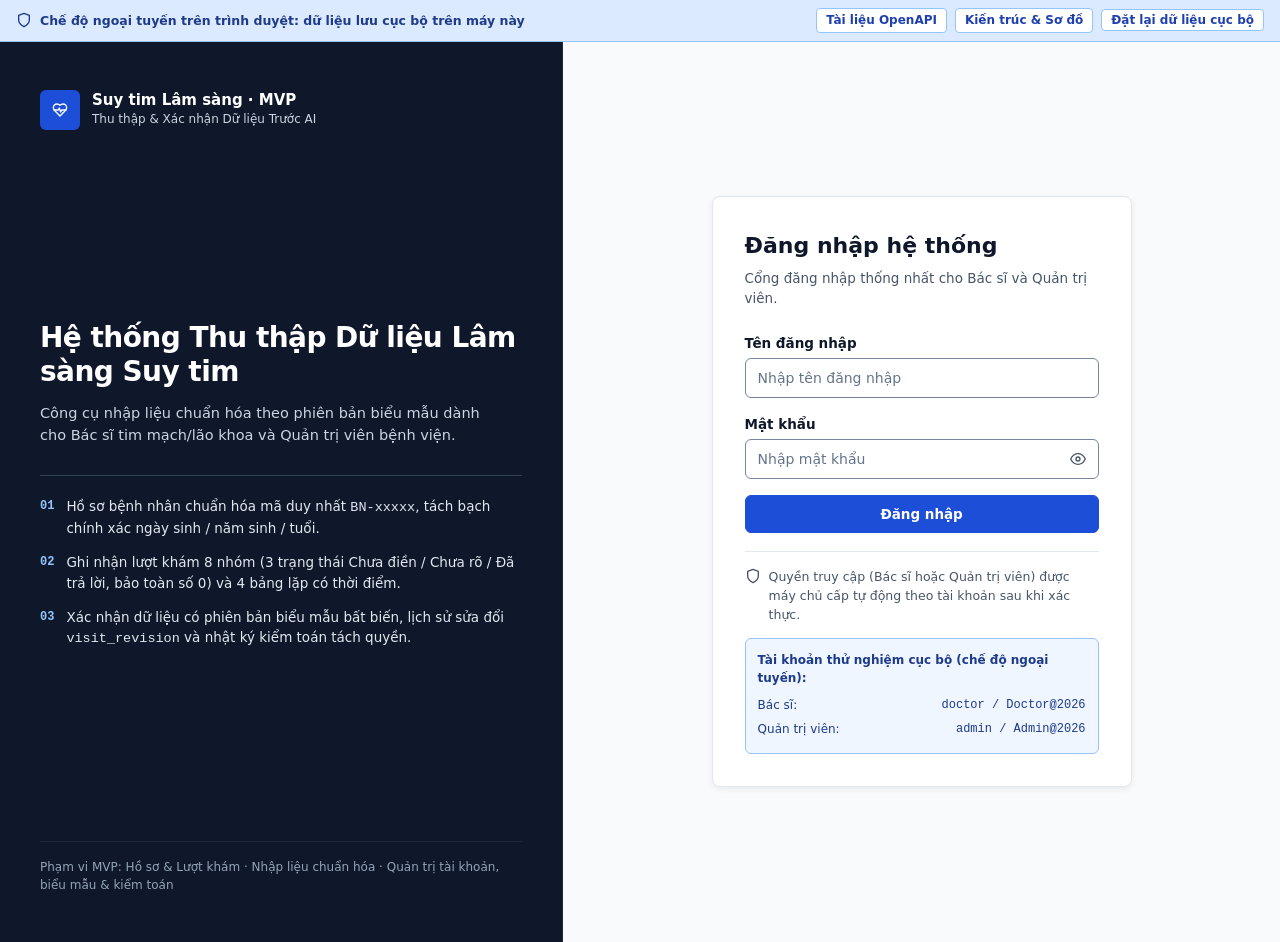
<file: index.html>
<!DOCTYPE html>
<html lang="vi">
<head>
  <meta charset="UTF-8">
  <meta name="viewport" content="width=device-width, initial-scale=1.0">
  <title>Hệ thống Thu thập &amp; Xác nhận Dữ liệu Lâm sàng Suy tim</title>
  <link rel="icon" type="image/svg+xml" href="data:image/svg+xml,%3Csvg xmlns='http://www.w3.org/2000/svg' viewBox='0 0 32 32'%3E%3Crect width='32' height='32' rx='6' fill='%231D4ED8'/%3E%3Cpath d='M6 16h5l2.5-6 4 12 2.5-6h6' fill='none' stroke='%23FFFFFF' stroke-width='2.5' stroke-linecap='round' stroke-linejoin='round'/%3E%3C/svg%3E">
  <link rel="stylesheet" href="./styles.css">
</head>
<body>
  <a href="#main-workspace" class="skip-link">Chuyển tới nội dung chính</a>

  <!-- Thanh thông báo chế độ ngoại tuyến (chỉ hiển thị khi APP_CONFIG.mode === 'static') -->
  <div id="runtime-banner" class="runtime-banner" role="status" hidden></div>

  <!-- Ứng dụng chính (8 màn hình M1–M8) -->
  <div id="app-root" class="app-root"></div>

  <!-- Hộp thoại dùng chung -->
  <div class="modal-backdrop" id="modal-backdrop" hidden>
    <div class="modal-dialog" id="modal-dialog" role="dialog" aria-modal="true" aria-labelledby="modal-title"></div>
  </div>

  <!-- Vùng thông báo nổi (Toast) -->
  <div class="toast-region" id="toast-region" aria-live="polite" aria-atomic="true"></div>

  <script src="./config.js"></script>
  <script src="./static-runtime.js"></script>
  <script src="./api-client.js"></script>
  <script src="./app.js"></script>
</body>
</html>
</file>
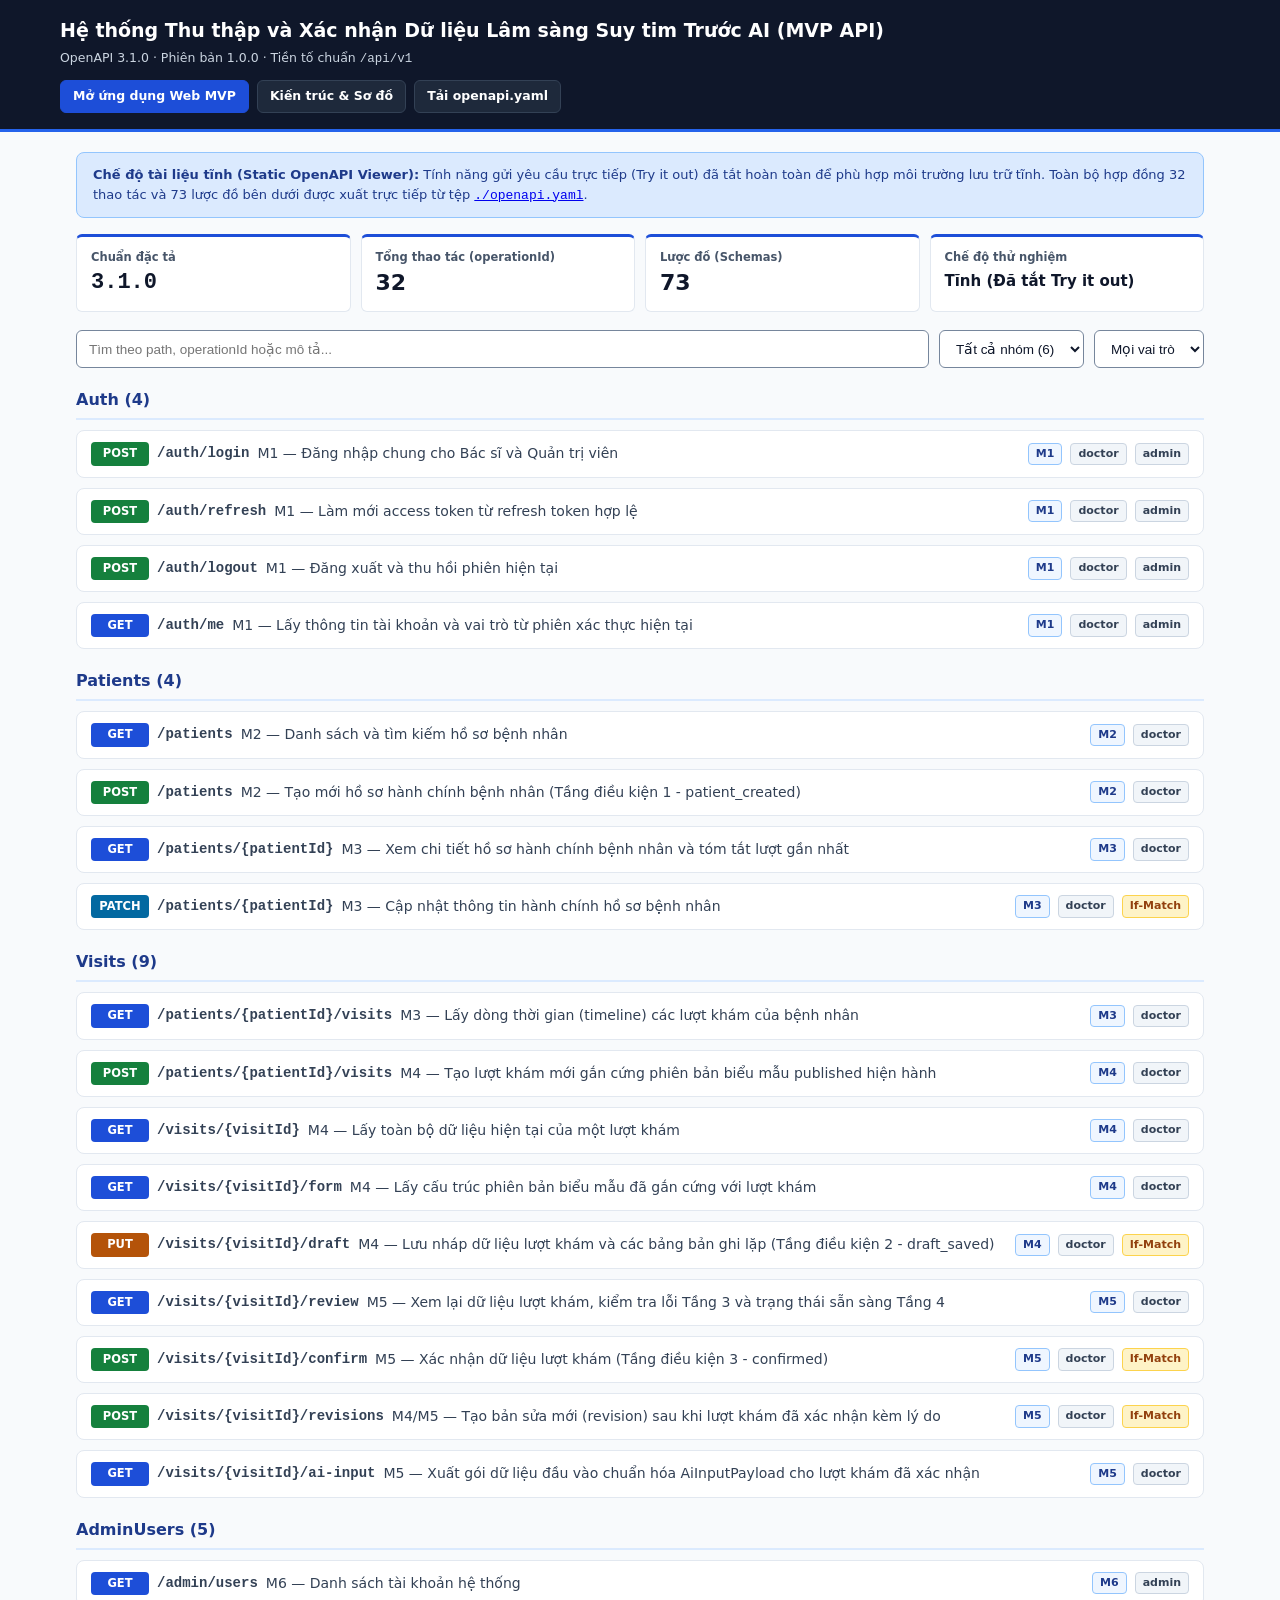
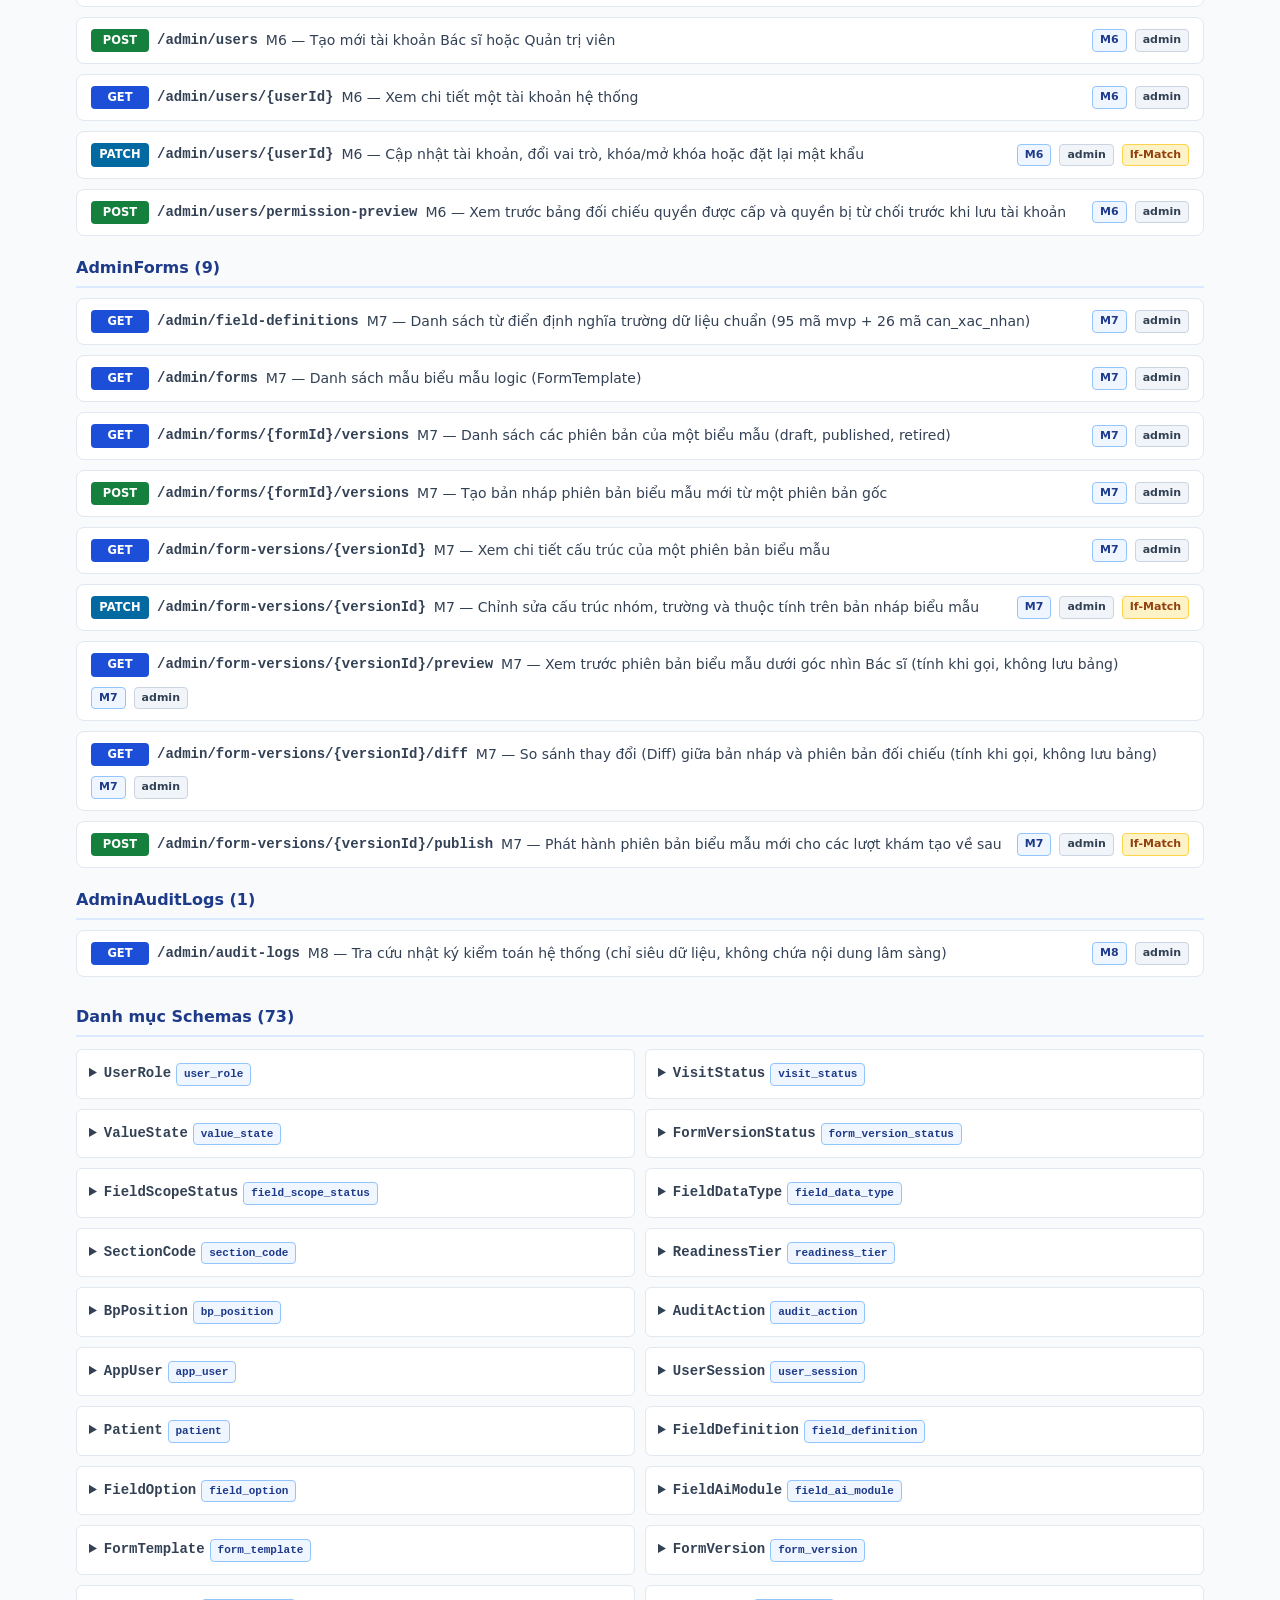
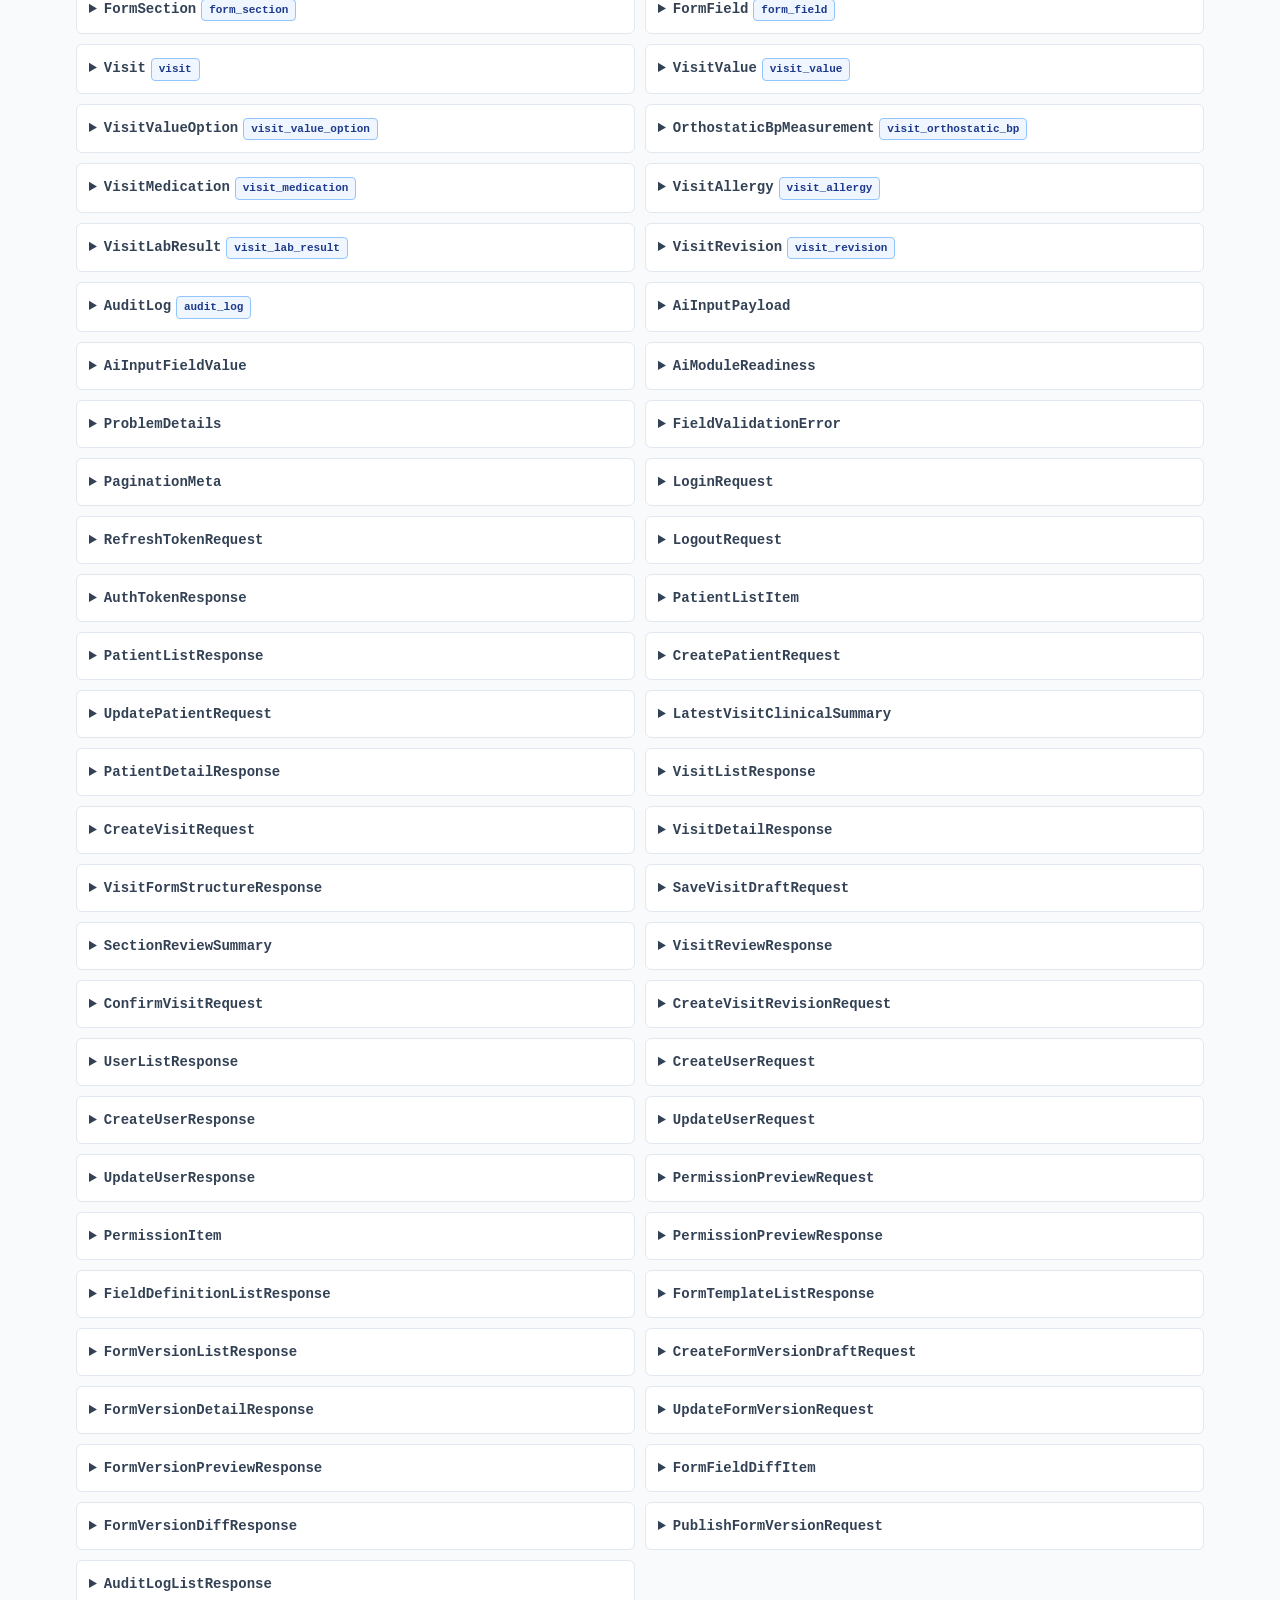
<file: api/index.html>
<!DOCTYPE html>
<html lang="vi">
<head>
  <meta charset="UTF-8">
  <meta name="viewport" content="width=device-width, initial-scale=1.0">
  <title>Tài liệu OpenAPI 3.1 — Hệ thống Thu thập và Xác nhận Dữ liệu Lâm sàng Suy tim Trước AI (MVP API)</title>
  <link rel="icon" type="image/svg+xml" href="data:image/svg+xml,%3Csvg xmlns='http://www.w3.org/2000/svg' viewBox='0 0 32 32'%3E%3Crect width='32' height='32' rx='6' fill='%231D4ED8'/%3E%3Cpath d='M6 16h5l2.5-6 4 12 2.5-6h6' fill='none' stroke='%23FFFFFF' stroke-width='2.5' stroke-linecap='round' stroke-linejoin='round'/%3E%3C/svg%3E">
  <style>
    :root {
      --nav-bg:#0F172A; --navy:#1E3A8A; --primary:#1D4ED8; --focus:#2563EB;
      --soft:#EFF6FF; --badge:#DBEAFE; --border:#E2E8F0; --border-strong:#CBD5E1;
      --ink:#0F172A; --body:#334155; --muted:#475569; --canvas:#F8FAFC; --surface:#FFFFFF;
    }
    * { box-sizing:border-box; }
    html,body { margin:0; padding:0; background:var(--canvas); color:var(--body); font-family:'Inter','Segoe UI',system-ui,sans-serif; font-size:14px; line-height:1.5; overflow-x:clip; }
    .mono { font-family:'JetBrains Mono','Cascadia Mono',ui-monospace,monospace; font-variant-numeric:tabular-nums; overflow-wrap:anywhere; }
    .top { background:var(--nav-bg); color:#FFF; padding:16px 20px; border-bottom:3px solid var(--focus); }
    .top__inner { max-width:1160px; margin:0 auto; display:flex; align-items:center; justify-content:space-between; gap:12px; flex-wrap:wrap; }
    .top__title { margin:0; font-size:19px; font-weight:700; color:#FFF; }
    .top__sub { margin:4px 0 0; font-size:12.5px; color:#CBD5E1; }
    .top__nav { display:flex; gap:8px; flex-wrap:wrap; }
    .nav-link { display:inline-flex; align-items:center; padding:6px 12px; border-radius:6px; background:#1E293B; color:#FFF; border:1px solid #334155; text-decoration:none; font-size:12.5px; font-weight:600; }
    .nav-link:hover { background:var(--navy); border-color:var(--focus); }
    .nav-link--primary { background:var(--primary); border-color:var(--primary); }
    .wrap { max-width:1160px; margin:0 auto; padding:20px 16px 48px; }
    .notice { background:var(--badge); color:var(--navy); border:1px solid #93C5FD; border-radius:8px; padding:12px 16px; margin-bottom:16px; font-size:13px; }
    .kpis { display:grid; grid-template-columns:repeat(4,minmax(0,1fr)); gap:10px; margin-bottom:18px; }
    .kpi { background:var(--surface); border:1px solid var(--border); border-top:3px solid var(--primary); border-radius:6px; padding:12px 14px; }
    .kpi__l { font-size:11.5px; color:var(--muted); font-weight:600; }
    .kpi__v { font-size:22px; font-weight:700; color:var(--ink); }
    .bar { display:flex; gap:10px; flex-wrap:wrap; margin-bottom:16px; }
    .input,.select { min-height:38px; padding:7px 12px; border:1px solid #76869C; border-radius:6px; background:#FFF; color:var(--ink); font-size:13.5px; max-width:100%; }
    .input { flex:1 1 220px; }
    .tag-head { margin:20px 0 10px; padding-bottom:6px; border-bottom:2px solid var(--badge); color:var(--navy); font-size:16px; }
    .op { background:var(--surface); border:1px solid var(--border); border-radius:8px; margin-bottom:10px; overflow:hidden; }
    .op summary { list-style:none; cursor:pointer; padding:11px 14px; display:flex; align-items:center; justify-content:space-between; gap:10px; flex-wrap:wrap; }
    .op summary::-webkit-details-marker { display:none; }
    .op__left { display:flex; align-items:center; gap:8px; flex-wrap:wrap; min-width:0; }
    .method { display:inline-block; min-width:58px; text-align:center; padding:3px 8px; border-radius:4px; font-size:11.5px; font-weight:700; color:#FFF; }
    .m-GET { background:#1D4ED8; } .m-POST { background:#15803D; } .m-PUT { background:#B45309; } .m-PATCH { background:#0369A1; } .m-DELETE { background:#B91C1C; }
    .badge { display:inline-flex; align-items:center; padding:2px 7px; border-radius:4px; font-size:11px; font-weight:600; background:var(--soft); color:var(--navy); border:1px solid #93C5FD; }
    .badge--role { background:#F1F5F9; color:#334155; border-color:#CBD5E1; }
    .badge--etag { background:#FEF3C7; color:#92400E; border-color:#FCD34D; }
    .op__body { padding:12px 16px 16px; border-top:1px solid var(--border); background:#FAFCFF; }
    .op__desc { margin:0 0 10px; white-space:pre-line; font-size:13px; }
    .meta-grid { display:grid; grid-template-columns:repeat(2,minmax(0,1fr)); gap:10px; }
    .box { background:#FFF; border:1px solid var(--border); border-radius:6px; padding:10px 12px; font-size:12.5px; min-width:0; }
    .box h4 { margin:0 0 6px; font-size:12px; text-transform:uppercase; color:var(--muted); }
    .resp-row { display:flex; gap:8px; padding:3px 0; border-bottom:1px dashed var(--border); flex-wrap:wrap; }
    .resp-row:last-child { border-bottom:none; }
    .schema-grid { display:grid; grid-template-columns:repeat(2,minmax(0,1fr)); gap:10px; margin-top:12px; }
    .schema-card { background:#FFF; border:1px solid var(--border); border-radius:6px; padding:12px; min-width:0; }
    .prop-list { margin:6px 0 0; padding:0; list-style:none; font-size:12px; }
    .prop-list li { padding:2px 0; border-bottom:1px dotted var(--border); display:flex; justify-content:space-between; gap:8px; flex-wrap:wrap; }
    @media (max-width:768px) { .kpis { grid-template-columns:repeat(2,minmax(0,1fr)); } .meta-grid,.schema-grid { grid-template-columns:1fr; } }
    @media (max-width:400px) { .kpis { grid-template-columns:1fr; } .wrap { padding:14px 10px 36px; } }
  </style>
</head>
<body>
  <header class="top">
    <div class="top__inner">
      <div>
        <h1 class="top__title">Hệ thống Thu thập và Xác nhận Dữ liệu Lâm sàng Suy tim Trước AI (MVP API)</h1>
        <p class="top__sub">OpenAPI 3.1.0 · Phiên bản 1.0.0 · Tiền tố chuẩn <span class="mono">/api/v1</span></p>
      </div>
      <nav class="top__nav" aria-label="Điều hướng tài liệu">
        <a class="nav-link nav-link--primary" href="../">Mở ứng dụng Web MVP</a>
        <a class="nav-link" href="../docs/">Kiến trúc &amp; Sơ đồ</a>
        <a class="nav-link" href="./openapi.yaml" download>Tải openapi.yaml</a>
      </nav>
    </div>
  </header>
  <main class="wrap">
    <div class="notice">
      <strong>Chế độ tài liệu tĩnh (Static OpenAPI Viewer):</strong> Tính năng gửi yêu cầu trực tiếp (Try it out) đã tắt hoàn toàn để phù hợp môi trường lưu trữ tĩnh. Toàn bộ hợp đồng 32 thao tác và 73 lược đồ bên dưới được xuất trực tiếp từ tệp <a href="./openapi.yaml" class="mono">./openapi.yaml</a>.
    </div>
    <div id="api-root"></div>
  </main>
  <script id="openapi-data" type="application/json">{"openapi": "3.1.0", "title": "Hệ thống Thu thập và Xác nhận Dữ liệu Lâm sàng Suy tim Trước AI (MVP API)", "version": "1.0.0", "summary": "Đặc tả REST API Chặng C cho hai luồng Bác sĩ (M1-M5) và Quản trị viên (M6-M8)", "tags": [{"name": "Auth", "description": "Màn 1 (M1) — Đăng nhập chung, làm mới phiên, đăng xuất và lấy thông tin tài khoản hiện tại"}, {"name": "Patients", "description": "Màn 2 & Màn 3 (M2-M3) — Quản lý hồ sơ hành chính bệnh nhân (chỉ dành cho vai trò doctor)"}, {"name": "Visits", "description": "Màn 3, Màn 4 & Màn 5 (M3-M5) — Lượt khám, biểu mẫu gắn cứng, lưu nháp, xem lại, xác nhận, tạo revision và xuất AiInputPayload (chỉ dành cho vai trò doctor)"}, {"name": "AdminUsers", "description": "Màn 6 (M6) — Quản trị tài khoản và xem trước phạm vi quyền (chỉ dành cho vai trò admin)"}, {"name": "AdminForms", "description": "Màn 7 (M7) — Quản trị danh mục trường, biểu mẫu và vòng đời phiên bản biểu mẫu (chỉ dành cho vai trò admin)"}, {"name": "AdminAuditLogs", "description": "Màn 8 (M8) — Tra cứu nhật ký kiểm toán hệ thống không chứa dữ liệu lâm sàng (chỉ dành cho vai trò admin)"}], "endpoints": [{"tag": "Auth", "method": "POST", "path": "/auth/login", "operationId": "login", "summary": "M1 — Đăng nhập chung cho Bác sĩ và Quản trị viên", "description": "Xác thực bằng username và password qua một cổng đăng nhập duy nhất.\nMáy chủ tự xác định vai trò (`doctor` hoặc `admin`) từ hồ sơ tài khoản, không nhận vai trò từ client.\nGhi nhật ký `login` khi thành công hoặc `login_failed` khi thất bại.", "screen": "M1", "roles": ["doctor", "admin"], "hasIfMatch": false, "parameters": [], "requestSchema": "LoginRequest", "responses": [{"code": "200", "desc": "Đăng nhập thành công, trả về cặp token và thông tin người dùng", "schema": "AuthTokenResponse"}, {"code": "401", "desc": "UnauthorizedError", "schema": "ProblemDetails"}, {"code": "403", "desc": "ForbiddenError", "schema": "ProblemDetails"}, {"code": "404", "desc": "NotFoundError", "schema": "ProblemDetails"}, {"code": "409", "desc": "ConflictError", "schema": "ProblemDetails"}, {"code": "422", "desc": "UnprocessableEntityError", "schema": "ProblemDetails"}]}, {"tag": "Auth", "method": "POST", "path": "/auth/refresh", "operationId": "refreshToken", "summary": "M1 — Làm mới access token từ refresh token hợp lệ", "description": "Đối chiếu mã băm refresh token trong bảng `user_session`.\nTừ chối bằng `401` nếu phiên đã hết hạn (`expires_at`) hoặc đã bị thu hồi (`revoked_at`).", "screen": "M1", "roles": ["doctor", "admin"], "hasIfMatch": false, "parameters": [], "requestSchema": "RefreshTokenRequest", "responses": [{"code": "200", "desc": "Làm mới phiên thành công", "schema": "AuthTokenResponse"}, {"code": "401", "desc": "UnauthorizedError", "schema": "ProblemDetails"}, {"code": "403", "desc": "ForbiddenError", "schema": "ProblemDetails"}, {"code": "404", "desc": "NotFoundError", "schema": "ProblemDetails"}, {"code": "409", "desc": "ConflictError", "schema": "ProblemDetails"}, {"code": "422", "desc": "UnprocessableEntityError", "schema": "ProblemDetails"}]}, {"tag": "Auth", "method": "POST", "path": "/auth/logout", "operationId": "logout", "summary": "M1 — Đăng xuất và thu hồi phiên hiện tại", "description": "Cập nhật `revoked_at` cho bản ghi `user_session` hiện hành và ghi nhật ký `logout`.", "screen": "M1", "roles": ["doctor", "admin"], "hasIfMatch": false, "parameters": [], "requestSchema": "LogoutRequest", "responses": [{"code": "204", "desc": "Đăng xuất thành công, phiên đã bị thu hồi", "schema": ""}, {"code": "401", "desc": "UnauthorizedError", "schema": "ProblemDetails"}, {"code": "403", "desc": "ForbiddenError", "schema": "ProblemDetails"}, {"code": "404", "desc": "NotFoundError", "schema": "ProblemDetails"}, {"code": "409", "desc": "ConflictError", "schema": "ProblemDetails"}, {"code": "422", "desc": "UnprocessableEntityError", "schema": "ProblemDetails"}]}, {"tag": "Auth", "method": "GET", "path": "/auth/me", "operationId": "getCurrentUser", "summary": "M1 — Lấy thông tin tài khoản và vai trò từ phiên xác thực hiện tại", "description": "Trả về thông tin `AppUser` của người dùng đang đăng nhập để giao diện điều hướng đúng luồng `doctor` hoặc `admin`.", "screen": "M1", "roles": ["doctor", "admin"], "hasIfMatch": false, "parameters": [], "requestSchema": "", "responses": [{"code": "200", "desc": "Thông tin tài khoản hiện hành", "schema": "AppUser"}, {"code": "401", "desc": "UnauthorizedError", "schema": "ProblemDetails"}, {"code": "403", "desc": "ForbiddenError", "schema": "ProblemDetails"}, {"code": "404", "desc": "NotFoundError", "schema": "ProblemDetails"}, {"code": "409", "desc": "ConflictError", "schema": "ProblemDetails"}, {"code": "422", "desc": "UnprocessableEntityError", "schema": "ProblemDetails"}]}, {"tag": "Patients", "method": "GET", "path": "/patients", "operationId": "listPatients", "summary": "M2 — Danh sách và tìm kiếm hồ sơ bệnh nhân", "description": "Chỉ cho phép vai trò `doctor`. Vai trò `admin` gọi đường dẫn này sẽ bị chặn với mã `403 Forbidden` (chốt K8).\nHỗ trợ tìm kiếm theo mã `BN-xxxxx` hoặc tên hiển thị, lọc theo trạng thái lượt khám gần nhất và phân trang chuẩn.", "screen": "M2", "roles": ["doctor"], "hasIfMatch": false, "parameters": ["query: q", "query: latestVisitStatus", "PageParam", "PageSizeParam"], "requestSchema": "", "responses": [{"code": "200", "desc": "Danh sách hồ sơ bệnh nhân phân trang", "schema": "PatientListResponse"}, {"code": "401", "desc": "UnauthorizedError", "schema": "ProblemDetails"}, {"code": "403", "desc": "ForbiddenError", "schema": "ProblemDetails"}, {"code": "404", "desc": "NotFoundError", "schema": "ProblemDetails"}, {"code": "409", "desc": "ConflictError", "schema": "ProblemDetails"}, {"code": "422", "desc": "UnprocessableEntityError", "schema": "ProblemDetails"}]}, {"tag": "Patients", "method": "POST", "path": "/patients", "operationId": "createPatient", "summary": "M2 — Tạo mới hồ sơ hành chính bệnh nhân (Tầng điều kiện 1 - patient_created)", "description": "Chỉ dành cho vai trò `doctor` (`admin` bị từ chối `403`).\nMáy chủ tự sinh `patientCode` duy nhất theo mẫu `BN-\\d{5}` (chốt K10), lưu đúng độ chính xác của ngày sinh/năm sinh/tuổi khai báo (không tự tạo ngày giả 01/01) và ghi `AuditLog` (`action = patient_create`).", "screen": "M2", "roles": ["doctor"], "hasIfMatch": false, "parameters": [], "requestSchema": "CreatePatientRequest", "responses": [{"code": "201", "desc": "Tạo hồ sơ bệnh nhân thành công (đạt tầng readiness_tier = patient_created)", "schema": "Patient"}, {"code": "401", "desc": "UnauthorizedError", "schema": "ProblemDetails"}, {"code": "403", "desc": "ForbiddenError", "schema": "ProblemDetails"}, {"code": "404", "desc": "NotFoundError", "schema": "ProblemDetails"}, {"code": "409", "desc": "ConflictError", "schema": "ProblemDetails"}, {"code": "422", "desc": "UnprocessableEntityError", "schema": "ProblemDetails"}]}, {"tag": "Patients", "method": "GET", "path": "/patients/{patientId}", "operationId": "getPatient", "summary": "M3 — Xem chi tiết hồ sơ hành chính bệnh nhân và tóm tắt lượt gần nhất", "description": "Chỉ dành cho vai trò `doctor` (`admin` nhận `403`).\nTrả về thông tin hành chính `Patient` và tóm tắt lâm sàng lượt gần nhất (chỉ khi đã có ghi nhận thực tế, kèm nguồn `visitId`, `formVersionId`, `rowVersion`).", "screen": "M3", "roles": ["doctor"], "hasIfMatch": false, "parameters": ["PatientIdParam"], "requestSchema": "", "responses": [{"code": "200", "desc": "Chi tiết hồ sơ bệnh nhân", "schema": "PatientDetailResponse"}, {"code": "401", "desc": "UnauthorizedError", "schema": "ProblemDetails"}, {"code": "403", "desc": "ForbiddenError", "schema": "ProblemDetails"}, {"code": "404", "desc": "NotFoundError", "schema": "ProblemDetails"}, {"code": "409", "desc": "ConflictError", "schema": "ProblemDetails"}, {"code": "422", "desc": "UnprocessableEntityError", "schema": "ProblemDetails"}]}, {"tag": "Patients", "method": "PATCH", "path": "/patients/{patientId}", "operationId": "updatePatient", "summary": "M3 — Cập nhật thông tin hành chính hồ sơ bệnh nhân", "description": "Chỉ dành cho vai trò `doctor` (`admin` nhận `403`).\nBắt buộc kiểm soát đồng thời bằng `If-Match` / `rowVersion`. Mã `patientCode` (`BN-xxxxx`) là bất biến, không cho phép sửa.", "screen": "M3", "roles": ["doctor"], "hasIfMatch": true, "parameters": ["PatientIdParam", "header: If-Match"], "requestSchema": "UpdatePatientRequest", "responses": [{"code": "200", "desc": "Cập nhật hành chính bệnh nhân thành công", "schema": "Patient"}, {"code": "401", "desc": "UnauthorizedError", "schema": "ProblemDetails"}, {"code": "403", "desc": "ForbiddenError", "schema": "ProblemDetails"}, {"code": "404", "desc": "NotFoundError", "schema": "ProblemDetails"}, {"code": "409", "desc": "ConflictError", "schema": "ProblemDetails"}, {"code": "422", "desc": "UnprocessableEntityError", "schema": "ProblemDetails"}]}, {"tag": "Visits", "method": "GET", "path": "/patients/{patientId}/visits", "operationId": "listPatientVisits", "summary": "M3 — Lấy dòng thời gian (timeline) các lượt khám của bệnh nhân", "description": "Chỉ dành cho vai trò `doctor` (`admin` nhận `403`).\nTrả về danh sách các lượt khám của bệnh nhân theo thứ tự thời gian mới nhất lên đầu, kèm trạng thái `draft`/`confirmed`, `formVersionId` và `rowVersion`.", "screen": "M3", "roles": ["doctor"], "hasIfMatch": false, "parameters": ["PatientIdParam", "query: status", "PageParam", "PageSizeParam"], "requestSchema": "", "responses": [{"code": "200", "desc": "Danh sách dòng thời gian lượt khám của bệnh nhân", "schema": "VisitListResponse"}, {"code": "401", "desc": "UnauthorizedError", "schema": "ProblemDetails"}, {"code": "403", "desc": "ForbiddenError", "schema": "ProblemDetails"}, {"code": "404", "desc": "NotFoundError", "schema": "ProblemDetails"}, {"code": "409", "desc": "ConflictError", "schema": "ProblemDetails"}, {"code": "422", "desc": "UnprocessableEntityError", "schema": "ProblemDetails"}]}, {"tag": "Visits", "method": "POST", "path": "/patients/{patientId}/visits", "operationId": "createVisit", "summary": "M4 — Tạo lượt khám mới gắn cứng phiên bản biểu mẫu published hiện hành", "description": "Chỉ dành cho vai trò `doctor` (`admin` nhận `403`).\nKhởi tạo lượt khám mới ở trạng thái `draft`, tự động gắn cứng `formVersionId` của phiên bản `published` đang hoạt động (chốt K3).\nBiểu mẫu khởi tạo trắng, tuyệt đối không sao chép số đo sinh hiệu, xét nghiệm hay đơn thuốc từ lượt khám cũ.", "screen": "M4", "roles": ["doctor"], "hasIfMatch": false, "parameters": ["PatientIdParam"], "requestSchema": "CreateVisitRequest", "responses": [{"code": "201", "desc": "Tạo lượt khám mới thành công", "schema": "Visit"}, {"code": "401", "desc": "UnauthorizedError", "schema": "ProblemDetails"}, {"code": "403", "desc": "ForbiddenError", "schema": "ProblemDetails"}, {"code": "404", "desc": "NotFoundError", "schema": "ProblemDetails"}, {"code": "409", "desc": "ConflictError", "schema": "ProblemDetails"}, {"code": "422", "desc": "UnprocessableEntityError", "schema": "ProblemDetails"}]}, {"tag": "Visits", "method": "GET", "path": "/visits/{visitId}", "operationId": "getVisit", "summary": "M4 — Lấy toàn bộ dữ liệu hiện tại của một lượt khám", "description": "Chỉ dành cho vai trò `doctor` (`admin` nhận `403`).\nTrả về thông tin `Visit`, danh sách giá trị trường đơn `VisitValue`, 4 bảng bản ghi lặp (`OrthostaticBpMeasurement`, `VisitMedication`, `VisitAllergy`, `VisitLabResult`) và danh sách các bản chụp `VisitRevision`.", "screen": "M4", "roles": ["doctor"], "hasIfMatch": false, "parameters": ["VisitIdParam"], "requestSchema": "", "responses": [{"code": "200", "desc": "Dữ liệu chi tiết của lượt khám", "schema": "VisitDetailResponse"}, {"code": "401", "desc": "UnauthorizedError", "schema": "ProblemDetails"}, {"code": "403", "desc": "ForbiddenError", "schema": "ProblemDetails"}, {"code": "404", "desc": "NotFoundError", "schema": "ProblemDetails"}, {"code": "409", "desc": "ConflictError", "schema": "ProblemDetails"}, {"code": "422", "desc": "UnprocessableEntityError", "schema": "ProblemDetails"}]}, {"tag": "Visits", "method": "GET", "path": "/visits/{visitId}/form", "operationId": "getVisitForm", "summary": "M4 — Lấy cấu trúc phiên bản biểu mẫu đã gắn cứng với lượt khám", "description": "Chỉ dành cho vai trò `doctor` (`admin` nhận `403`).\nTrả về cấu trúc `FormVersion` gắn với `visit.formVersionId` gồm 8 `FormSection`, danh sách `FormField`, định nghĩa `FieldDefinition` và các lựa chọn `FieldOption`.\nĐảm bảo lượt khám cũ luôn hiển thị đúng phiên bản biểu mẫu tại thời điểm tạo lượt khám.", "screen": "M4", "roles": ["doctor"], "hasIfMatch": false, "parameters": ["VisitIdParam"], "requestSchema": "", "responses": [{"code": "200", "desc": "Cấu trúc biểu mẫu gắn với lượt khám", "schema": "VisitFormStructureResponse"}, {"code": "401", "desc": "UnauthorizedError", "schema": "ProblemDetails"}, {"code": "403", "desc": "ForbiddenError", "schema": "ProblemDetails"}, {"code": "404", "desc": "NotFoundError", "schema": "ProblemDetails"}, {"code": "409", "desc": "ConflictError", "schema": "ProblemDetails"}, {"code": "422", "desc": "UnprocessableEntityError", "schema": "ProblemDetails"}]}, {"tag": "Visits", "method": "PUT", "path": "/visits/{visitId}/draft", "operationId": "saveVisitDraft", "summary": "M4 — Lưu nháp dữ liệu lượt khám và các bảng bản ghi lặp (Tầng điều kiện 2 - draft_saved)", "description": "Chỉ dành cho vai trò `doctor` (`admin` nhận `403`).\nBắt buộc gửi header `If-Match` khớp với `rowVersion` hiện tại của `Visit`.\n- Tầng 2 (`draft_saved`): Cho phép lưu nháp khi còn thiếu các trường lâm sàng.\n- Phân biệt rõ 3 trạng thái: trường không gửi trong `values` là **chưa điền** (xóa dòng `visit_value` nếu có); `valueState = unknown` là **Chưa rõ** (mọi cột giá trị bằng null); `valueState = answered` kèm đúng một giá trị khớp `dataType` (bảo toàn số `0` hoặc `false`).\n- Cập nhật đồng bộ các bảng lặp: `orthostaticBp`, `medications`, `allergies`, `labResults`.\n- Trả `409 Conflict` nếu `If-Match` lệch `rowVersion` hoặc nếu lượt khám đang ở trạng thái `confirmed` (chốt K5).\n- Trả `422 Unprocessable Entity` nếu có trường sai kiểu hoặc vượt miền kỹ thuật (ví dụ `SpO2 > 100`, `LVEF < 0`, `diastolic >= systolic`).", "screen": "M4", "roles": ["doctor"], "hasIfMatch": true, "parameters": ["VisitIdParam", "header: If-Match"], "requestSchema": "SaveVisitDraftRequest", "responses": [{"code": "200", "desc": "Lưu nháp thành công, trả về dữ liệu lượt khám kèm ETag và rowVersion mới", "schema": "VisitDetailResponse"}, {"code": "401", "desc": "UnauthorizedError", "schema": "ProblemDetails"}, {"code": "403", "desc": "ForbiddenError", "schema": "ProblemDetails"}, {"code": "404", "desc": "NotFoundError", "schema": "ProblemDetails"}, {"code": "409", "desc": "ConflictError", "schema": "ProblemDetails"}, {"code": "422", "desc": "UnprocessableEntityError", "schema": "ProblemDetails"}]}, {"tag": "Visits", "method": "GET", "path": "/visits/{visitId}/review", "operationId": "getVisitReview", "summary": "M5 — Xem lại dữ liệu lượt khám, kiểm tra lỗi Tầng 3 và trạng thái sẵn sàng Tầng 4", "description": "Chỉ dành cho vai trò `doctor` (`admin` nhận `403`).\nTổng hợp số lượng trường theo 4 trạng thái (`answered`, `unfilled`, `unknown`, `validationError`) trên toàn biểu mẫu và theo từng nhóm trong 8 `SectionCode`.\nTách bạch rõ theo chốt K1:\n- `tier3ConfirmErrors`: Các lỗi hoặc thiếu sót ở trường có `requiredForConfirm = true` (Tầng 3) — sẽ chặn thao tác `confirmVisit` nếu còn lỗi.\n- `tier4AiModules`: Trạng thái sẵn sàng (`ready`, `missingFieldCodes`) tính riêng cho từng module AI (Tầng 4) — chỉ mang tính thông tin đối chiếu, không chặn việc xác nhận lượt khám.", "screen": "M5", "roles": ["doctor"], "hasIfMatch": false, "parameters": ["VisitIdParam"], "requestSchema": "", "responses": [{"code": "200", "desc": "Kết quả rà soát lượt khám trước khi xác nhận", "schema": "VisitReviewResponse"}, {"code": "401", "desc": "UnauthorizedError", "schema": "ProblemDetails"}, {"code": "403", "desc": "ForbiddenError", "schema": "ProblemDetails"}, {"code": "404", "desc": "NotFoundError", "schema": "ProblemDetails"}, {"code": "409", "desc": "ConflictError", "schema": "ProblemDetails"}, {"code": "422", "desc": "UnprocessableEntityError", "schema": "ProblemDetails"}]}, {"tag": "Visits", "method": "POST", "path": "/visits/{visitId}/confirm", "operationId": "confirmVisit", "summary": "M5 — Xác nhận dữ liệu lượt khám (Tầng điều kiện 3 - confirmed)", "description": "Chỉ dành cho vai trò `doctor` (`admin` nhận `403`). Bắt buộc gửi `If-Match`.\nThực thi trong một giao dịch nguyên tử:\n1. Kiểm tra toàn bộ điều kiện Tầng 3 (`requiredForConfirm` và tính hợp lệ kỹ thuật). Nếu chưa đạt, trả `422`.\n2. Chuyển `visit.status` sang `confirmed`, ghi `confirmedAt`, `confirmedBy`, tăng `rowVersion`.\n3. Lưu bản chụp bất biến vào bảng `visit_revision` (`VisitRevision`).\n4. Ghi nhật ký hệ thống `AuditLog` (`action = visit_confirm`, không chứa nội dung lâm sàng nhạy cảm).\nLưu ý pháp lý: Thao tác này xác nhận dữ liệu lượt khám đã được bác sĩ rà soát, không phải xác nhận chẩn đoán hay y lệnh điều trị.", "screen": "M5", "roles": ["doctor"], "hasIfMatch": true, "parameters": ["VisitIdParam", "header: If-Match"], "requestSchema": "ConfirmVisitRequest", "responses": [{"code": "200", "desc": "Xác nhận dữ liệu lượt khám thành công", "schema": "Visit"}, {"code": "401", "desc": "UnauthorizedError", "schema": "ProblemDetails"}, {"code": "403", "desc": "ForbiddenError", "schema": "ProblemDetails"}, {"code": "404", "desc": "NotFoundError", "schema": "ProblemDetails"}, {"code": "409", "desc": "ConflictError", "schema": "ProblemDetails"}, {"code": "422", "desc": "UnprocessableEntityError", "schema": "ProblemDetails"}]}, {"tag": "Visits", "method": "POST", "path": "/visits/{visitId}/revisions", "operationId": "createVisitRevision", "summary": "M4/M5 — Tạo bản sửa mới (revision) sau khi lượt khám đã xác nhận kèm lý do", "description": "Chỉ dành cho vai trò `doctor` (`admin` nhận `403`). Bắt buộc gửi `If-Match` và `changeReason` (lý do chỉnh sửa/bổ sung kết quả sau xác nhận).\n- Bảo toàn tuyệt đối bản chụp `VisitRevision` đã xác nhận trước đó (append-only, không ghi đè, không làm mất bản đã dùng cho đầu ra chuẩn).\n- Tạo revision mới với `revisionNo` tăng tiếp nối, mở lại trạng thái chỉnh sửa có kiểm soát và ghi nhật ký kiểm toán.\n- Nếu chính sách vận hành đang khóa cứng sửa sau xác nhận (theo cấu hình mặc định K5/Q3), máy chủ trả `409 Conflict` với mã lỗi `VISIT_CONFIRMED_LOCKED`.", "screen": "M5", "roles": ["doctor"], "hasIfMatch": true, "parameters": ["VisitIdParam", "header: If-Match"], "requestSchema": "CreateVisitRevisionRequest", "responses": [{"code": "201", "desc": "Khởi tạo bản sửa mới (VisitRevision) thành công", "schema": "VisitRevision"}, {"code": "401", "desc": "UnauthorizedError", "schema": "ProblemDetails"}, {"code": "403", "desc": "ForbiddenError", "schema": "ProblemDetails"}, {"code": "404", "desc": "NotFoundError", "schema": "ProblemDetails"}, {"code": "409", "desc": "ConflictError", "schema": "ProblemDetails"}, {"code": "422", "desc": "UnprocessableEntityError", "schema": "ProblemDetails"}]}, {"tag": "Visits", "method": "GET", "path": "/visits/{visitId}/ai-input", "operationId": "getVisitAiInput", "summary": "M5 — Xuất gói dữ liệu đầu vào chuẩn hóa AiInputPayload cho lượt khám đã xác nhận", "description": "Chỉ dành cho vai trò `doctor` (`admin` nhận `403`).\nHợp đồng dữ liệu đầu ra chuẩn hóa để các module AI tích hợp ở giai đoạn sau:\n- Chỉ trả dữ liệu khi lượt khám ở trạng thái `confirmed`. Gọi trên lượt khám `draft` bắt buộc trả `409 Conflict` (theo mục 4.3 CONTRACT.md).\n- Trường chưa điền không xuất hiện trong `values`.\n- Trường bác sĩ chọn \"Chưa rõ\" xuất hiện trong `values` với `state: \"unknown\"` và `value: null`.\n- Trường đã trả lời xuất hiện với `state: \"answered\"`, kèm `value` có kiểu và `unit` chuẩn.\n- Đính kèm mảng `orthostaticBp[]`, `medications[]`, `allergies[]`, `labResults[]` và đánh giá độ sẵn sàng Tầng 4 `modules[]`.", "screen": "M5", "roles": ["doctor"], "hasIfMatch": false, "parameters": ["VisitIdParam"], "requestSchema": "", "responses": [{"code": "200", "desc": "Gói dữ liệu đầu vào chuẩn AiInputPayload của lượt khám đã xác nhận", "schema": "AiInputPayload"}, {"code": "401", "desc": "UnauthorizedError", "schema": "ProblemDetails"}, {"code": "403", "desc": "ForbiddenError", "schema": "ProblemDetails"}, {"code": "404", "desc": "NotFoundError", "schema": "ProblemDetails"}, {"code": "409", "desc": "ConflictError", "schema": "ProblemDetails"}, {"code": "422", "desc": "UnprocessableEntityError", "schema": "ProblemDetails"}]}, {"tag": "AdminUsers", "method": "GET", "path": "/admin/users", "operationId": "listUsers", "summary": "M6 — Danh sách tài khoản hệ thống", "description": "Chỉ dành cho vai trò `admin` (vai trò `doctor` gọi trực tiếp trả `403 Forbidden`).\nTuyệt đối không bao giờ trả về `passwordHash` hoặc mật khẩu dưới mọi hình thức.", "screen": "M6", "roles": ["admin"], "hasIfMatch": false, "parameters": ["query: q", "query: role", "query: isActive", "PageParam", "PageSizeParam"], "requestSchema": "", "responses": [{"code": "200", "desc": "Danh sách tài khoản phân trang", "schema": "UserListResponse"}, {"code": "401", "desc": "UnauthorizedError", "schema": "ProblemDetails"}, {"code": "403", "desc": "ForbiddenError", "schema": "ProblemDetails"}, {"code": "404", "desc": "NotFoundError", "schema": "ProblemDetails"}, {"code": "409", "desc": "ConflictError", "schema": "ProblemDetails"}, {"code": "422", "desc": "UnprocessableEntityError", "schema": "ProblemDetails"}]}, {"tag": "AdminUsers", "method": "POST", "path": "/admin/users", "operationId": "createUser", "summary": "M6 — Tạo mới tài khoản Bác sĩ hoặc Quản trị viên", "description": "Chỉ dành cho vai trò `admin` (`doctor` nhận `403`).\nThực hiện sau bước `previewUserPermissions`. Tạo tài khoản với `username` duy nhất, sinh mã thiết lập mật khẩu một lần (hết hạn sau 24 giờ, chỉ trả về đúng 1 lần khi tạo), và ghi `AuditLog` (`action = user_create`).\nTrả `409 Conflict` nếu `username` đã tồn tại.", "screen": "M6", "roles": ["admin"], "hasIfMatch": false, "parameters": [], "requestSchema": "CreateUserRequest", "responses": [{"code": "201", "desc": "Tạo tài khoản thành công kèm mã kích hoạt mật khẩu một lần", "schema": "CreateUserResponse"}, {"code": "401", "desc": "UnauthorizedError", "schema": "ProblemDetails"}, {"code": "403", "desc": "ForbiddenError", "schema": "ProblemDetails"}, {"code": "404", "desc": "NotFoundError", "schema": "ProblemDetails"}, {"code": "409", "desc": "ConflictError", "schema": "ProblemDetails"}, {"code": "422", "desc": "UnprocessableEntityError", "schema": "ProblemDetails"}]}, {"tag": "AdminUsers", "method": "GET", "path": "/admin/users/{userId}", "operationId": "getUser", "summary": "M6 — Xem chi tiết một tài khoản hệ thống", "description": "Chỉ dành cho vai trò `admin` (`doctor` nhận `403`).", "screen": "M6", "roles": ["admin"], "hasIfMatch": false, "parameters": ["UserIdParam"], "requestSchema": "", "responses": [{"code": "200", "desc": "Thông tin chi tiết tài khoản", "schema": "AppUser"}, {"code": "401", "desc": "UnauthorizedError", "schema": "ProblemDetails"}, {"code": "403", "desc": "ForbiddenError", "schema": "ProblemDetails"}, {"code": "404", "desc": "NotFoundError", "schema": "ProblemDetails"}, {"code": "409", "desc": "ConflictError", "schema": "ProblemDetails"}, {"code": "422", "desc": "UnprocessableEntityError", "schema": "ProblemDetails"}]}, {"tag": "AdminUsers", "method": "PATCH", "path": "/admin/users/{userId}", "operationId": "updateUser", "summary": "M6 — Cập nhật tài khoản, đổi vai trò, khóa/mở khóa hoặc đặt lại mật khẩu", "description": "Chỉ dành cho vai trò `admin` (`doctor` nhận `403`). Bắt buộc gửi `If-Match` và `reason` để ghi nhận vào `AuditLog` (`action = user_update`).\nTrả `409 Conflict` nếu cố gắng tự khóa tài khoản `admin` cuối cùng đang hoạt động hoặc khi `If-Match` không khớp.", "screen": "M6", "roles": ["admin"], "hasIfMatch": true, "parameters": ["UserIdParam", "header: If-Match"], "requestSchema": "UpdateUserRequest", "responses": [{"code": "200", "desc": "Cập nhật tài khoản thành công", "schema": "UpdateUserResponse"}, {"code": "401", "desc": "UnauthorizedError", "schema": "ProblemDetails"}, {"code": "403", "desc": "ForbiddenError", "schema": "ProblemDetails"}, {"code": "404", "desc": "NotFoundError", "schema": "ProblemDetails"}, {"code": "409", "desc": "ConflictError", "schema": "ProblemDetails"}, {"code": "422", "desc": "UnprocessableEntityError", "schema": "ProblemDetails"}]}, {"tag": "AdminUsers", "method": "POST", "path": "/admin/users/permission-preview", "operationId": "previewUserPermissions", "summary": "M6 — Xem trước bảng đối chiếu quyền được cấp và quyền bị từ chối trước khi lưu tài khoản", "description": "Chỉ dành cho vai trò `admin` (`doctor` nhận `403`).\nPhục vụ Bước 2 bắt buộc trên Modal Màn 6: trả về danh sách tường minh `grantedPermissions[]`, `deniedPermissions[]` và cảnh báo ranh giới tách quyền lâm sàng (khẳng định vai trò `admin` không được cấp quyền đọc/sửa hồ sơ bệnh án lâm sàng theo chốt K8).", "screen": "M6", "roles": ["admin"], "hasIfMatch": false, "parameters": [], "requestSchema": "PermissionPreviewRequest", "responses": [{"code": "200", "desc": "Bảng đối chiếu quyền được cấp và quyền không được cấp", "schema": "PermissionPreviewResponse"}, {"code": "401", "desc": "UnauthorizedError", "schema": "ProblemDetails"}, {"code": "403", "desc": "ForbiddenError", "schema": "ProblemDetails"}, {"code": "404", "desc": "NotFoundError", "schema": "ProblemDetails"}, {"code": "409", "desc": "ConflictError", "schema": "ProblemDetails"}, {"code": "422", "desc": "UnprocessableEntityError", "schema": "ProblemDetails"}]}, {"tag": "AdminForms", "method": "GET", "path": "/admin/field-definitions", "operationId": "listFieldDefinitions", "summary": "M7 — Danh sách từ điển định nghĩa trường dữ liệu chuẩn (95 mã mvp + 26 mã can_xac_nhan)", "description": "Chỉ dành cho vai trò `admin` (`doctor` nhận `403`).\nTrả về danh mục `FieldDefinition` kèm `FieldOption` và liên kết `FieldAiModule`, phục vụ trình cấu hình biểu mẫu trên Màn 7.", "screen": "M7", "roles": ["admin"], "hasIfMatch": false, "parameters": ["query: sectionCode", "query: scopeStatus", "query: dataType", "query: q"], "requestSchema": "", "responses": [{"code": "200", "desc": "Danh sách định nghĩa trường dữ liệu", "schema": "FieldDefinitionListResponse"}, {"code": "401", "desc": "UnauthorizedError", "schema": "ProblemDetails"}, {"code": "403", "desc": "ForbiddenError", "schema": "ProblemDetails"}, {"code": "404", "desc": "NotFoundError", "schema": "ProblemDetails"}, {"code": "409", "desc": "ConflictError", "schema": "ProblemDetails"}, {"code": "422", "desc": "UnprocessableEntityError", "schema": "ProblemDetails"}]}, {"tag": "AdminForms", "method": "GET", "path": "/admin/forms", "operationId": "listForms", "summary": "M7 — Danh sách mẫu biểu mẫu logic (FormTemplate)", "description": "Chỉ dành cho vai trò `admin` (`doctor` nhận `403`).\nTrong phạm vi MVP, hệ thống có biểu mẫu chuẩn cho thu thập dữ liệu lâm sàng suy tim.", "screen": "M7", "roles": ["admin"], "hasIfMatch": false, "parameters": [], "requestSchema": "", "responses": [{"code": "200", "desc": "Danh sách biểu mẫu logic", "schema": "FormTemplateListResponse"}, {"code": "401", "desc": "UnauthorizedError", "schema": "ProblemDetails"}, {"code": "403", "desc": "ForbiddenError", "schema": "ProblemDetails"}, {"code": "404", "desc": "NotFoundError", "schema": "ProblemDetails"}, {"code": "409", "desc": "ConflictError", "schema": "ProblemDetails"}, {"code": "422", "desc": "UnprocessableEntityError", "schema": "ProblemDetails"}]}, {"tag": "AdminForms", "method": "GET", "path": "/admin/forms/{formId}/versions", "operationId": "listFormVersions", "summary": "M7 — Danh sách các phiên bản của một biểu mẫu (draft, published, retired)", "description": "Chỉ dành cho vai trò `admin` (`doctor` nhận `403`).\nTrả về danh sách `FormVersion` kèm số lượng lượt khám đang gắn với từng phiên bản.", "screen": "M7", "roles": ["admin"], "hasIfMatch": false, "parameters": ["FormIdParam", "query: status"], "requestSchema": "", "responses": [{"code": "200", "desc": "Danh sách các phiên bản biểu mẫu", "schema": "FormVersionListResponse"}, {"code": "401", "desc": "UnauthorizedError", "schema": "ProblemDetails"}, {"code": "403", "desc": "ForbiddenError", "schema": "ProblemDetails"}, {"code": "404", "desc": "NotFoundError", "schema": "ProblemDetails"}, {"code": "409", "desc": "ConflictError", "schema": "ProblemDetails"}, {"code": "422", "desc": "UnprocessableEntityError", "schema": "ProblemDetails"}]}, {"tag": "AdminForms", "method": "POST", "path": "/admin/forms/{formId}/versions", "operationId": "createFormVersionDraft", "summary": "M7 — Tạo bản nháp phiên bản biểu mẫu mới từ một phiên bản gốc", "description": "Chỉ dành cho vai trò `admin` (`doctor` nhận `403`).\nSao chép cấu trúc `FormSection` và `FormField` từ phiên bản gốc (`basedOnVersionId`) sang một phiên bản mới ở trạng thái `draft`, ghi `AuditLog` (`action = form_version_create`).\nTrả `409 Conflict` nếu biểu mẫu đang có sẵn một bản `draft` chưa phát hành.", "screen": "M7", "roles": ["admin"], "hasIfMatch": false, "parameters": ["FormIdParam"], "requestSchema": "CreateFormVersionDraftRequest", "responses": [{"code": "201", "desc": "Tạo bản nháp phiên bản biểu mẫu thành công", "schema": "FormVersion"}, {"code": "401", "desc": "UnauthorizedError", "schema": "ProblemDetails"}, {"code": "403", "desc": "ForbiddenError", "schema": "ProblemDetails"}, {"code": "404", "desc": "NotFoundError", "schema": "ProblemDetails"}, {"code": "409", "desc": "ConflictError", "schema": "ProblemDetails"}, {"code": "422", "desc": "UnprocessableEntityError", "schema": "ProblemDetails"}]}, {"tag": "AdminForms", "method": "GET", "path": "/admin/form-versions/{versionId}", "operationId": "getFormVersion", "summary": "M7 — Xem chi tiết cấu trúc của một phiên bản biểu mẫu", "description": "Chỉ dành cho vai trò `admin` (`doctor` nhận `403`).\nTrả về thông tin `FormVersion`, 8 nhóm `FormSection`, các vị trí trường `FormField`, định nghĩa `FieldDefinition` và `FieldOption`.", "screen": "M7", "roles": ["admin"], "hasIfMatch": false, "parameters": ["VersionIdParam"], "requestSchema": "", "responses": [{"code": "200", "desc": "Chi tiết phiên bản biểu mẫu", "schema": "FormVersionDetailResponse"}, {"code": "401", "desc": "UnauthorizedError", "schema": "ProblemDetails"}, {"code": "403", "desc": "ForbiddenError", "schema": "ProblemDetails"}, {"code": "404", "desc": "NotFoundError", "schema": "ProblemDetails"}, {"code": "409", "desc": "ConflictError", "schema": "ProblemDetails"}, {"code": "422", "desc": "UnprocessableEntityError", "schema": "ProblemDetails"}]}, {"tag": "AdminForms", "method": "PATCH", "path": "/admin/form-versions/{versionId}", "operationId": "updateFormVersion", "summary": "M7 — Chỉnh sửa cấu trúc nhóm, trường và thuộc tính trên bản nháp biểu mẫu", "description": "Chỉ dành cho vai trò `admin` (`doctor` nhận `403`). Bắt buộc gửi `If-Match`.\n- Chỉ cho phép chỉnh sửa khi phiên bản có `status = draft`.\n- Nếu phiên bản đang ở trạng thái `published` hoặc `retired`, bắt buộc trả `409 Conflict` (chốt K4: phiên bản đã phát hành là bất biến ở cả tầng API và DB trigger).\n- Ghi `AuditLog` (`action = form_version_update`).", "screen": "M7", "roles": ["admin"], "hasIfMatch": true, "parameters": ["VersionIdParam", "header: If-Match"], "requestSchema": "UpdateFormVersionRequest", "responses": [{"code": "200", "desc": "Cập nhật bản nháp phiên bản biểu mẫu thành công", "schema": "FormVersionDetailResponse"}, {"code": "401", "desc": "UnauthorizedError", "schema": "ProblemDetails"}, {"code": "403", "desc": "ForbiddenError", "schema": "ProblemDetails"}, {"code": "404", "desc": "NotFoundError", "schema": "ProblemDetails"}, {"code": "409", "desc": "ConflictError", "schema": "ProblemDetails"}, {"code": "422", "desc": "UnprocessableEntityError", "schema": "ProblemDetails"}]}, {"tag": "AdminForms", "method": "GET", "path": "/admin/form-versions/{versionId}/preview", "operationId": "previewFormVersion", "summary": "M7 — Xem trước phiên bản biểu mẫu dưới góc nhìn Bác sĩ (tính khi gọi, không lưu bảng)", "description": "Chỉ dành cho vai trò `admin` (`doctor` nhận `403`).\nTrả về cấu trúc kết xuất giống 100% với `getVisitForm` trên Màn 4 kèm cờ `isPreviewOnly: true` để Admin kiểm thử tương tác mà không lưu dữ liệu vào bệnh án.", "screen": "M7", "roles": ["admin"], "hasIfMatch": false, "parameters": ["VersionIdParam"], "requestSchema": "", "responses": [{"code": "200", "desc": "Dữ liệu cấu trúc xem trước góc nhìn Bác sĩ", "schema": "FormVersionPreviewResponse"}, {"code": "401", "desc": "UnauthorizedError", "schema": "ProblemDetails"}, {"code": "403", "desc": "ForbiddenError", "schema": "ProblemDetails"}, {"code": "404", "desc": "NotFoundError", "schema": "ProblemDetails"}, {"code": "409", "desc": "ConflictError", "schema": "ProblemDetails"}, {"code": "422", "desc": "UnprocessableEntityError", "schema": "ProblemDetails"}]}, {"tag": "AdminForms", "method": "GET", "path": "/admin/form-versions/{versionId}/diff", "operationId": "diffFormVersion", "summary": "M7 — So sánh thay đổi (Diff) giữa bản nháp và phiên bản đối chiếu (tính khi gọi, không lưu bảng)", "description": "Chỉ dành cho vai trò `admin` (`doctor` nhận `403`).\nTính toán trực tiếp các thay đổi giữa `versionId` và `baseVersionId` thành 3 nhóm: `+ Thêm mới` (`addedFields`), `~ Cập nhật` (`modifiedFields`), và `- Ngừng dùng cho lượt mới` (`removedFields`).", "screen": "M7", "roles": ["admin"], "hasIfMatch": false, "parameters": ["VersionIdParam", "query: baseVersionId"], "requestSchema": "", "responses": [{"code": "200", "desc": "Kết quả đối chiếu khác biệt giữa hai phiên bản biểu mẫu", "schema": "FormVersionDiffResponse"}, {"code": "401", "desc": "UnauthorizedError", "schema": "ProblemDetails"}, {"code": "403", "desc": "ForbiddenError", "schema": "ProblemDetails"}, {"code": "404", "desc": "NotFoundError", "schema": "ProblemDetails"}, {"code": "409", "desc": "ConflictError", "schema": "ProblemDetails"}, {"code": "422", "desc": "UnprocessableEntityError", "schema": "ProblemDetails"}]}, {"tag": "AdminForms", "method": "POST", "path": "/admin/form-versions/{versionId}/publish", "operationId": "publishFormVersion", "summary": "M7 — Phát hành phiên bản biểu mẫu mới cho các lượt khám tạo về sau", "description": "Chỉ dành cho vai trò `admin` (`doctor` nhận `403`). Bắt buộc gửi `If-Match`.\nThực thi trong giao dịch nguyên tử:\n1. Kiểm tra phiên bản đang ở trạng thái `draft` và toàn bộ cấu trúc nhóm/trường hợp lệ.\n2. Chuyển phiên bản `published` trước đó sang trạng thái `retired`.\n3. Chuyển phiên bản hiện tại sang `published`, ghi `publishedAt`, `publishedBy`, khóa bất biến.\n4. Ghi `AuditLog` (`action = form_version_publish`).\nCác lượt khám cũ vẫn giữ nguyên `formVersionId` cũ đã gắn lúc tạo.", "screen": "M7", "roles": ["admin"], "hasIfMatch": true, "parameters": ["VersionIdParam", "header: If-Match"], "requestSchema": "PublishFormVersionRequest", "responses": [{"code": "200", "desc": "Phát hành phiên bản biểu mẫu thành công", "schema": "FormVersion"}, {"code": "401", "desc": "UnauthorizedError", "schema": "ProblemDetails"}, {"code": "403", "desc": "ForbiddenError", "schema": "ProblemDetails"}, {"code": "404", "desc": "NotFoundError", "schema": "ProblemDetails"}, {"code": "409", "desc": "ConflictError", "schema": "ProblemDetails"}, {"code": "422", "desc": "UnprocessableEntityError", "schema": "ProblemDetails"}]}, {"tag": "AdminAuditLogs", "method": "GET", "path": "/admin/audit-logs", "operationId": "listAuditLogs", "summary": "M8 — Tra cứu nhật ký kiểm toán hệ thống (chỉ siêu dữ liệu, không chứa nội dung lâm sàng)", "description": "Chỉ dành cho vai trò `admin` (`doctor` nhận `403`).\nHỗ trợ lọc theo người thực hiện (`actorUserId`), loại hành động (`action`), loại thực thể (`entityType`), mã thực thể (`entityId`) và khoảng thời gian (`fromDate`, `toDate`).\nTheo chốt K8, trường `detail` trong `AuditLog` tuyệt đối không chứa mật khẩu hay dữ liệu bệnh án lâm sàng.", "screen": "M8", "roles": ["admin"], "hasIfMatch": false, "parameters": ["query: actorUserId", "query: action", "query: entityType", "query: entityId", "query: fromDate", "query: toDate", "PageParam", "PageSizeParam"], "requestSchema": "", "responses": [{"code": "200", "desc": "Danh sách bản ghi nhật ký hệ thống phân trang", "schema": "AuditLogListResponse"}, {"code": "401", "desc": "UnauthorizedError", "schema": "ProblemDetails"}, {"code": "403", "desc": "ForbiddenError", "schema": "ProblemDetails"}, {"code": "404", "desc": "NotFoundError", "schema": "ProblemDetails"}, {"code": "409", "desc": "ConflictError", "schema": "ProblemDetails"}, {"code": "422", "desc": "UnprocessableEntityError", "schema": "ProblemDetails"}]}], "schemas": [{"name": "UserRole", "dbTable": "user_role", "enumValues": ["doctor", "admin"], "description": "Vai trò người dùng trong hệ thống (user_role)", "properties": []}, {"name": "VisitStatus", "dbTable": "visit_status", "enumValues": ["draft", "confirmed"], "description": "Trạng thái của lượt khám (visit_status)", "properties": []}, {"name": "ValueState", "dbTable": "value_state", "enumValues": ["answered", "unknown"], "description": "Trạng thái câu trả lời của trường đã lưu (value_state). Trường chưa điền không tạo dòng trong visit_value.", "properties": []}, {"name": "FormVersionStatus", "dbTable": "form_version_status", "enumValues": ["draft", "published", "retired"], "description": "Trạng thái vòng đời của phiên bản biểu mẫu (form_version_status)", "properties": []}, {"name": "FieldScopeStatus", "dbTable": "field_scope_status", "enumValues": ["mvp", "can_xac_nhan"], "description": "Phân loại phạm vi trường dữ liệu từ bảng truy vết Chặng A (field_scope_status)", "properties": []}, {"name": "FieldDataType", "dbTable": "field_data_type", "enumValues": ["number", "integer", "text", "boolean", "date", "single_choice", "multi_choice"], "description": "Kiểu dữ liệu của trường cấu hình (field_data_type)", "properties": []}, {"name": "SectionCode", "dbTable": "section_code", "enumValues": ["hanh_chinh", "trieu_chung_dien_bien", "sinh_ton_kham", "benh_su_dong_mac", "thuoc_di_ung", "can_lam_sang", "lao_khoa", "ghi_chu"], "description": "Mã 8 nhóm biểu mẫu chuẩn tiếng Việt không dấu (section_code)", "properties": []}, {"name": "ReadinessTier", "dbTable": "readiness_tier", "enumValues": ["patient_created", "draft_saved", "confirmed", "ai_ready"], "description": "Bốn tầng điều kiện dữ liệu độc lập theo chốt K1 (readiness_tier)", "properties": []}, {"name": "BpPosition", "dbTable": "bp_position", "enumValues": ["supine", "sitting", "standing"], "description": "Tư thế đo huyết áp (bp_position)", "properties": []}, {"name": "AuditAction", "dbTable": "audit_action", "enumValues": ["login", "logout", "login_failed", "user_create", "user_update", "form_version_create", "form_version_update", "form_version_publish", "patient_create", "visit_confirm"], "description": "Mã hành động kiểm toán hệ thống (audit_action)", "properties": []}, {"name": "AppUser", "dbTable": "app_user", "enumValues": [], "description": "Tài khoản người dùng hệ thống (bảng app_user). Cột password_hash chỉ lưu ở tầng CSDL, tuyệt đối không xuất ra JSON.", "properties": [{"name": "id", "type": "string", "required": true}, {"name": "username", "type": "string", "required": true}, {"name": "fullName", "type": "string", "required": true}, {"name": "role", "type": "UserRole", "required": true}, {"name": "isActive", "type": "boolean", "required": true}, {"name": "lastLoginAt", "type": "string | null", "required": false}, {"name": "rowVersion", "type": "integer", "required": true}, {"name": "createdAt", "type": "string", "required": true}, {"name": "updatedAt", "type": "string", "required": true}]}, {"name": "UserSession", "dbTable": "user_session", "enumValues": [], "description": "Phiên đăng nhập của người dùng (bảng user_session). Mã băm refresh_token_hash chỉ lưu ở tầng CSDL.", "properties": [{"name": "id", "type": "string", "required": true}, {"name": "userId", "type": "string", "required": true}, {"name": "expiresAt", "type": "string", "required": true}, {"name": "revokedAt", "type": "string | null", "required": false}, {"name": "ip", "type": "string | null", "required": false}, {"name": "userAgent", "type": "string | null", "required": false}, {"name": "createdAt", "type": "string", "required": true}]}, {"name": "Patient", "dbTable": "patient", "enumValues": [], "description": "Hồ sơ hành chính bệnh nhân ở Tầng 1 (bảng patient). Mã patientCode có dạng BN-\\d{5} do hệ thống tự sinh và bất biến.", "properties": [{"name": "id", "type": "string", "required": true}, {"name": "patientCode", "type": "string", "required": true}, {"name": "externalPatientCode", "type": "string | null", "required": false}, {"name": "fullName", "type": "string", "required": true}, {"name": "sex", "type": "string", "required": true}, {"name": "birthDate", "type": "string | null", "required": false}, {"name": "birthYear", "type": "integer | null", "required": false}, {"name": "declaredAge", "type": "integer | null", "required": false}, {"name": "rowVersion", "type": "integer", "required": true}, {"name": "createdBy", "type": "string", "required": true}, {"name": "createdAt", "type": "string", "required": true}, {"name": "updatedAt", "type": "string", "required": true}]}, {"name": "FieldDefinition", "dbTable": "field_definition", "enumValues": [], "description": "Định nghĩa trường dữ liệu chuẩn từ bảng truy vết (bảng field_definition)", "properties": [{"name": "id", "type": "string", "required": true}, {"name": "code", "type": "string", "required": true}, {"name": "labelVi", "type": "string", "required": true}, {"name": "sectionCode", "type": "SectionCode", "required": true}, {"name": "dataType", "type": "FieldDataType", "required": true}, {"name": "canonicalUnit", "type": "string | null", "required": false}, {"name": "scopeStatus", "type": "FieldScopeStatus", "required": true}, {"name": "storageLevel", "type": "string", "required": true}, {"name": "isCalculated", "type": "boolean", "required": true}, {"name": "minValue", "type": "number | null", "required": false}, {"name": "maxValue", "type": "number | null", "required": false}, {"name": "validationRule", "type": "object | null", "required": false}, {"name": "helpText", "type": "string | null", "required": false}, {"name": "sourceRef", "type": "string", "required": true}, {"name": "createdAt", "type": "string", "required": true}, {"name": "updatedAt", "type": "string", "required": true}, {"name": "options", "type": "array<FieldOption>", "required": false}, {"name": "aiModules", "type": "array<FieldAiModule>", "required": false}]}, {"name": "FieldOption", "dbTable": "field_option", "enumValues": [], "description": "Lựa chọn hợp lệ của một trường kiểu single_choice hoặc multi_choice (bảng field_option)", "properties": [{"name": "id", "type": "string", "required": true}, {"name": "fieldDefinitionId", "type": "string", "required": true}, {"name": "optionCode", "type": "string", "required": true}, {"name": "labelVi", "type": "string", "required": true}, {"name": "displayOrder", "type": "integer", "required": true}, {"name": "isActive", "type": "boolean", "required": true}]}, {"name": "FieldAiModule", "dbTable": "field_ai_module", "enumValues": [], "description": "Liên kết nhiều-nhiều giữa trường dữ liệu và module AI tương lai ở Tầng 4 (bảng field_ai_module)", "properties": [{"name": "fieldDefinitionId", "type": "string", "required": true}, {"name": "aiModuleCode", "type": "string", "required": true}, {"name": "isRequired", "type": "boolean", "required": true}, {"name": "sourceSttRefs", "type": "string | null", "required": false}]}, {"name": "FormTemplate", "dbTable": "form_template", "enumValues": [], "description": "Biểu mẫu logic ở mức sản phẩm (bảng form_template)", "properties": [{"name": "id", "type": "string", "required": true}, {"name": "code", "type": "string", "required": true}, {"name": "name", "type": "string", "required": true}, {"name": "description", "type": "string | null", "required": false}, {"name": "isActive", "type": "boolean", "required": true}, {"name": "createdAt", "type": "string", "required": true}]}, {"name": "FormVersion", "dbTable": "form_version", "enumValues": [], "description": "Phiên bản biểu mẫu (bảng form_version). Phiên bản ở trạng thái published là bất biến (chốt K4).", "properties": [{"name": "id", "type": "string", "required": true}, {"name": "formTemplateId", "type": "string", "required": true}, {"name": "versionNo", "type": "integer", "required": true}, {"name": "versionLabel", "type": "string", "required": true}, {"name": "status", "type": "FormVersionStatus", "required": true}, {"name": "basedOnVersionId", "type": "string | null", "required": false}, {"name": "changeNote", "type": "string | null", "required": false}, {"name": "createdBy", "type": "string", "required": true}, {"name": "createdAt", "type": "string", "required": true}, {"name": "publishedAt", "type": "string | null", "required": false}, {"name": "publishedBy", "type": "string | null", "required": false}, {"name": "rowVersion", "type": "integer", "required": true}, {"name": "visitCount", "type": "integer", "required": false}]}, {"name": "FormSection", "dbTable": "form_section", "enumValues": [], "description": "Nhóm biểu mẫu thuộc một phiên bản biểu mẫu (bảng form_section)", "properties": [{"name": "id", "type": "string", "required": true}, {"name": "formVersionId", "type": "string", "required": true}, {"name": "sectionCode", "type": "SectionCode", "required": true}, {"name": "titleVi", "type": "string", "required": true}, {"name": "description", "type": "string | null", "required": false}, {"name": "displayOrder", "type": "integer", "required": true}, {"name": "fields", "type": "array<FormField>", "required": false}]}, {"name": "FormField", "dbTable": "form_field", "enumValues": [], "description": "Ánh xạ trường từ field_definition vào một form_section cụ thể của một form_version (bảng form_field)", "properties": [{"name": "id", "type": "string", "required": true}, {"name": "formVersionId", "type": "string", "required": true}, {"name": "formSectionId", "type": "string", "required": true}, {"name": "fieldDefinitionId", "type": "string", "required": true}, {"name": "fieldCode", "type": "string", "required": false}, {"name": "displayOrder", "type": "integer", "required": true}, {"name": "requiredForConfirm", "type": "boolean", "required": true}, {"name": "isVisible", "type": "boolean", "required": true}, {"name": "isReadonly", "type": "boolean", "required": true}, {"name": "customLabelVi", "type": "string | null", "required": false}, {"name": "customHelpText", "type": "string | null", "required": false}]}, {"name": "Visit", "dbTable": "visit", "enumValues": [], "description": "Lượt khám của bệnh nhân gắn cứng với một formVersionId (bảng visit)", "properties": [{"name": "id", "type": "string", "required": true}, {"name": "visitCode", "type": "string", "required": true}, {"name": "externalVisitCode", "type": "string | null", "required": false}, {"name": "patientId", "type": "string", "required": true}, {"name": "formVersionId", "type": "string", "required": true}, {"name": "visitDate", "type": "string", "required": true}, {"name": "visitType", "type": "string", "required": true}, {"name": "chiefComplaint", "type": "string | null", "required": false}, {"name": "clinicalNote", "type": "string | null", "required": false}, {"name": "infoSource", "type": "string | null", "required": false}, {"name": "status", "type": "VisitStatus", "required": true}, {"name": "currentRevisionNo", "type": "integer", "required": true}, {"name": "createdBy", "type": "string", "required": true}, {"name": "createdAt", "type": "string", "required": true}, {"name": "updatedAt", "type": "string", "required": true}, {"name": "confirmedAt", "type": "string | null", "required": false}, {"name": "confirmedBy", "type": "string | null", "required": false}, {"name": "confirmNote", "type": "string | null", "required": false}, {"name": "rowVersion", "type": "integer", "required": true}]}, {"name": "VisitValue", "dbTable": "visit_value", "enumValues": [], "description": "Giá trị của một trường đơn trong lượt khám (bảng `visit_value`, khóa chính `(visit_id, field_definition_id)`).\nRàng buộc CHECK theo chốt K2:\n- Khi `valueState = 'unknown'`, toàn bộ cột giá trị (`valueNum`, `valueText`, `valueBool`, `valueDate`, `fieldOptionId`, `unit`) phải bằng `null`.\n- Khi `valueState = 'answered'`, đúng một cột giá trị khác `null` và khớp với `dataType` của `FieldDefinition` (số `0` hoặc `false` là giá trị hợp lệ).", "properties": [{"name": "visitId", "type": "string", "required": true}, {"name": "fieldDefinitionId", "type": "string", "required": true}, {"name": "fieldCode", "type": "string", "required": false}, {"name": "valueState", "type": "ValueState", "required": true}, {"name": "valueNum", "type": "number | null", "required": false}, {"name": "valueText", "type": "string | null", "required": false}, {"name": "valueBool", "type": "boolean | null", "required": false}, {"name": "valueDate", "type": "string | null", "required": false}, {"name": "fieldOptionId", "type": "string | null", "required": false}, {"name": "selectedOptions", "type": "array<VisitValueOption>", "required": false}, {"name": "unit", "type": "string | null", "required": false}, {"name": "updatedAt", "type": "string", "required": false}]}, {"name": "VisitValueOption", "dbTable": "visit_value_option", "enumValues": [], "description": "Bảng con đạt 3NF cho các trường multi_choice trong visit_value (bảng visit_value_option, CR-W1-01)", "properties": [{"name": "visitId", "type": "string", "required": true}, {"name": "fieldDefinitionId", "type": "string", "required": true}, {"name": "fieldOptionId", "type": "string", "required": true}]}, {"name": "OrthostaticBpMeasurement", "dbTable": "visit_orthostatic_bp", "enumValues": [], "description": "Bản ghi lặp đo huyết áp theo tư thế nằm/ngồi/đứng kèm thời điểm đo (bảng visit_orthostatic_bp)", "properties": [{"name": "id", "type": "string", "required": false}, {"name": "visitId", "type": "string", "required": true}, {"name": "position", "type": "BpPosition", "required": true}, {"name": "minuteAfter", "type": "integer | null", "required": false}, {"name": "systolic", "type": "integer", "required": true}, {"name": "diastolic", "type": "integer", "required": true}, {"name": "heartRate", "type": "integer | null", "required": false}, {"name": "measuredAt", "type": "string", "required": true}, {"name": "note", "type": "string | null", "required": false}, {"name": "createdAt", "type": "string", "required": false}]}, {"name": "VisitMedication", "dbTable": "visit_medication", "enumValues": [], "description": "Bản ghi lặp thuốc bệnh nhân đang sử dụng hoặc OTC/TPCN/YHCT gắn với lượt khám (bảng visit_medication)", "properties": [{"name": "id", "type": "string", "required": false}, {"name": "visitId", "type": "string", "required": true}, {"name": "medicationGroup", "type": "string", "required": true}, {"name": "drugName", "type": "string", "required": true}, {"name": "activeIngredient", "type": "string | null", "required": false}, {"name": "strength", "type": "string | null", "required": false}, {"name": "dose", "type": "number | null", "required": false}, {"name": "unit", "type": "string | null", "required": false}, {"name": "frequency", "type": "string | null", "required": false}, {"name": "route", "type": "string | null", "required": false}, {"name": "status", "type": "string", "required": true}, {"name": "startedAt", "type": "string | null", "required": false}, {"name": "note", "type": "string | null", "required": false}, {"name": "createdAt", "type": "string", "required": false}]}, {"name": "VisitAllergy", "dbTable": "visit_allergy", "enumValues": [], "description": "Bản ghi lặp tiền sử dị ứng, phản ứng có hại ADR hoặc không dung nạp thuốc, kể cả thuốc cản quang (bảng visit_allergy)", "properties": [{"name": "id", "type": "string", "required": false}, {"name": "visitId", "type": "string", "required": true}, {"name": "kind", "type": "string", "required": true}, {"name": "agentCategory", "type": "string", "required": true}, {"name": "allergen", "type": "string", "required": true}, {"name": "reaction", "type": "string | null", "required": false}, {"name": "severity", "type": "string", "required": true}, {"name": "recordedAt", "type": "string | null", "required": false}, {"name": "note", "type": "string | null", "required": false}, {"name": "createdAt", "type": "string", "required": false}]}, {"name": "VisitLabResult", "dbTable": "visit_lab_result", "enumValues": [], "description": "Bản ghi lặp kết quả xét nghiệm và thăm dò cận lâm sàng có loại, giá trị, đơn vị và thời điểm (bảng `visit_lab_result`).\nTuân thủ chốt K7: tách riêng mã `cls_bnp` và `cls_nt_probnp`, tách riêng `cls_creatinin` và `cls_egfr`, tách riêng `cls_lvef` và `cls_sieu_am_tim_ket_luan`.", "properties": [{"name": "id", "type": "string", "required": false}, {"name": "visitId", "type": "string", "required": true}, {"name": "labCode", "type": "string", "required": true}, {"name": "labSubtype", "type": "string | null", "required": false}, {"name": "valueNum", "type": "number | null", "required": false}, {"name": "valueText", "type": "string | null", "required": false}, {"name": "unit", "type": "string | null", "required": false}, {"name": "measuredAt", "type": "string", "required": true}, {"name": "note", "type": "string | null", "required": false}, {"name": "createdAt", "type": "string", "required": false}]}, {"name": "VisitRevision", "dbTable": "visit_revision", "enumValues": [], "description": "Bản chụp bất biến (append-only) của dữ liệu lượt khám tại mỗi lần xác nhận hoặc sửa đổi sau xác nhận kèm lý do (bảng visit_revision)", "properties": [{"name": "id", "type": "string", "required": true}, {"name": "visitId", "type": "string", "required": true}, {"name": "revisionNo", "type": "integer", "required": true}, {"name": "formVersionId", "type": "string", "required": true}, {"name": "revisionType", "type": "string", "required": true}, {"name": "changeReason", "type": "string", "required": true}, {"name": "snapshotData", "type": "object", "required": true}, {"name": "createdBy", "type": "string", "required": true}, {"name": "createdAt", "type": "string", "required": true}]}, {"name": "AuditLog", "dbTable": "audit_log", "enumValues": [], "description": "Nhật ký kiểm toán hệ thống (bảng audit_log). Theo chốt K8, trường detail tuyệt đối không chứa mật khẩu hay dữ liệu bệnh án lâm sàng.", "properties": [{"name": "id", "type": "string", "required": true}, {"name": "actorUserId", "type": "string | null", "required": false}, {"name": "actorUsername", "type": "string | null", "required": false}, {"name": "actorRole", "type": "object", "required": false}, {"name": "action", "type": "AuditAction", "required": true}, {"name": "entityType", "type": "string", "required": true}, {"name": "entityId", "type": "string | null", "required": false}, {"name": "occurredAt", "type": "string", "required": true}, {"name": "ip", "type": "string | null", "required": false}, {"name": "requestId", "type": "string | null", "required": false}, {"name": "outcome", "type": "string", "required": true}, {"name": "detail", "type": "object", "required": true}]}, {"name": "AiInputPayload", "dbTable": "", "enumValues": [], "description": "Hợp đồng gói dữ liệu đầu vào chuẩn hóa của lượt khám đã xác nhận (`getVisitAiInput`, mục 4.3 CONTRACT.md).\n- Chỉ xuất cho lượt khám có `status = confirmed` (gọi trên lượt `draft` trả `409`).\n- Trường chưa điền không xuất hiện trong `values`.\n- Trường \"Chưa rõ\" xuất hiện trong `values` với `state: \"unknown\"`.", "properties": [{"name": "visitId", "type": "string", "required": true}, {"name": "patientCode", "type": "string", "required": true}, {"name": "formVersionId", "type": "string", "required": true}, {"name": "revisionNo", "type": "integer", "required": false}, {"name": "confirmedAt", "type": "string", "required": true}, {"name": "confirmedBy", "type": "string", "required": false}, {"name": "values", "type": "object", "required": true}, {"name": "orthostaticBp", "type": "array<OrthostaticBpMeasurement>", "required": true}, {"name": "medications", "type": "array<VisitMedication>", "required": true}, {"name": "allergies", "type": "array<VisitAllergy>", "required": true}, {"name": "labResults", "type": "array<VisitLabResult>", "required": false}, {"name": "modules", "type": "array<AiModuleReadiness>", "required": true}]}, {"name": "AiInputFieldValue", "dbTable": "", "enumValues": [], "description": "Giá trị chuẩn hóa của một trường trong AiInputPayload.values", "properties": [{"name": "state", "type": "ValueState", "required": true}, {"name": "value", "type": "number | integer | string | boolean | array | null", "required": true}, {"name": "unit", "type": "string | null", "required": true}]}, {"name": "AiModuleReadiness", "dbTable": "", "enumValues": [], "description": "Trạng thái sẵn sàng dữ liệu Tầng 4 cho từng module AI (ai_diagnosis, ai_lab_test, ai_treatment, ai_medsafety)", "properties": [{"name": "aiModuleCode", "type": "string", "required": true}, {"name": "ready", "type": "boolean", "required": true}, {"name": "missingFieldCodes", "type": "array<string>", "required": true}]}, {"name": "ProblemDetails", "dbTable": "", "enumValues": [], "description": "Định dạng phản hồi lỗi chuẩn RFC 9457 (application/problem+json) cho các mã 401, 403, 404, 409, 422", "properties": [{"name": "type", "type": "string", "required": true}, {"name": "title", "type": "string", "required": true}, {"name": "status", "type": "integer", "required": true}, {"name": "detail", "type": "string", "required": true}, {"name": "instance", "type": "string", "required": false}, {"name": "code", "type": "string", "required": false}, {"name": "correlationId", "type": "string", "required": false}, {"name": "currentRowVersion", "type": "integer | null", "required": false}, {"name": "errors", "type": "array<FieldValidationError>", "required": false}]}, {"name": "FieldValidationError", "dbTable": "", "enumValues": [], "description": "", "properties": [{"name": "fieldCode", "type": "string", "required": true}, {"name": "sectionCode", "type": "SectionCode", "required": false}, {"name": "message", "type": "string", "required": true}, {"name": "rejectedValue", "type": "number | string | boolean | null", "required": false}]}, {"name": "PaginationMeta", "dbTable": "", "enumValues": [], "description": "", "properties": [{"name": "page", "type": "integer", "required": true}, {"name": "pageSize", "type": "integer", "required": true}, {"name": "totalItems", "type": "integer", "required": true}, {"name": "totalPages", "type": "integer", "required": true}]}, {"name": "LoginRequest", "dbTable": "", "enumValues": [], "description": "", "properties": [{"name": "username", "type": "string", "required": true}, {"name": "password", "type": "string", "required": true}]}, {"name": "RefreshTokenRequest", "dbTable": "", "enumValues": [], "description": "", "properties": [{"name": "refreshToken", "type": "string", "required": true}]}, {"name": "LogoutRequest", "dbTable": "", "enumValues": [], "description": "", "properties": [{"name": "refreshToken", "type": "string", "required": false}]}, {"name": "AuthTokenResponse", "dbTable": "", "enumValues": [], "description": "", "properties": [{"name": "accessToken", "type": "string", "required": true}, {"name": "refreshToken", "type": "string", "required": true}, {"name": "tokenType", "type": "string", "required": true}, {"name": "expiresIn", "type": "integer", "required": true}, {"name": "user", "type": "AppUser", "required": true}]}, {"name": "PatientListItem", "dbTable": "", "enumValues": [], "description": "", "properties": [{"name": "patient", "type": "Patient", "required": true}, {"name": "visitCount", "type": "integer", "required": true}, {"name": "latestVisitId", "type": "string | null", "required": false}, {"name": "latestVisitDate", "type": "string | null", "required": false}, {"name": "latestVisitStatus", "type": "string", "required": true}]}, {"name": "PatientListResponse", "dbTable": "", "enumValues": [], "description": "", "properties": [{"name": "items", "type": "array<PatientListItem>", "required": true}, {"name": "pagination", "type": "PaginationMeta", "required": true}]}, {"name": "CreatePatientRequest", "dbTable": "", "enumValues": [], "description": "", "properties": [{"name": "fullName", "type": "string", "required": true}, {"name": "sex", "type": "string", "required": true}, {"name": "birthDate", "type": "string | null", "required": false}, {"name": "birthYear", "type": "integer | null", "required": false}, {"name": "declaredAge", "type": "integer | null", "required": false}, {"name": "externalPatientCode", "type": "string | null", "required": false}]}, {"name": "UpdatePatientRequest", "dbTable": "", "enumValues": [], "description": "", "properties": [{"name": "rowVersion", "type": "integer", "required": true}, {"name": "fullName", "type": "string", "required": false}, {"name": "sex", "type": "string", "required": false}, {"name": "birthDate", "type": "string | null", "required": false}, {"name": "birthYear", "type": "integer | null", "required": false}, {"name": "declaredAge", "type": "integer | null", "required": false}, {"name": "externalPatientCode", "type": "string | null", "required": false}]}, {"name": "LatestVisitClinicalSummary", "dbTable": "", "enumValues": [], "description": "Tóm tắt lâm sàng lượt khám gần nhất trên Màn 3 (chỉ hiển thị khi có ghi nhận thực tế, luôn kèm nguồn)", "properties": [{"name": "sourceVisitId", "type": "string", "required": true}, {"name": "sourceVisitCode", "type": "string", "required": false}, {"name": "sourceVisitDate", "type": "string", "required": true}, {"name": "sourceVisitStatus", "type": "VisitStatus", "required": true}, {"name": "sourceFormVersionId", "type": "string", "required": true}, {"name": "sourceRowVersion", "type": "integer", "required": true}, {"name": "heightCm", "type": "number | null", "required": false}, {"name": "weightKg", "type": "number | null", "required": false}, {"name": "bmi", "type": "number | null", "required": false}, {"name": "latestBp", "type": "object", "required": false}, {"name": "recordedMedications", "type": "array<VisitMedication>", "required": false}, {"name": "recordedAllergies", "type": "array<VisitAllergy>", "required": false}]}, {"name": "PatientDetailResponse", "dbTable": "", "enumValues": [], "description": "", "properties": [{"name": "patient", "type": "Patient", "required": true}, {"name": "latestVisitSummary", "type": "object", "required": false}]}, {"name": "VisitListResponse", "dbTable": "", "enumValues": [], "description": "", "properties": [{"name": "items", "type": "array<Visit>", "required": true}, {"name": "pagination", "type": "PaginationMeta", "required": true}]}, {"name": "CreateVisitRequest", "dbTable": "", "enumValues": [], "description": "", "properties": [{"name": "visitDate", "type": "string", "required": true}, {"name": "visitType", "type": "string", "required": false}, {"name": "chiefComplaint", "type": "string | null", "required": false}, {"name": "externalVisitCode", "type": "string | null", "required": false}]}, {"name": "VisitDetailResponse", "dbTable": "", "enumValues": [], "description": "", "properties": [{"name": "visit", "type": "Visit", "required": true}, {"name": "values", "type": "array<VisitValue>", "required": true}, {"name": "orthostaticBp", "type": "array<OrthostaticBpMeasurement>", "required": true}, {"name": "medications", "type": "array<VisitMedication>", "required": true}, {"name": "allergies", "type": "array<VisitAllergy>", "required": true}, {"name": "labResults", "type": "array<VisitLabResult>", "required": true}, {"name": "revisions", "type": "array<VisitRevision>", "required": true}]}, {"name": "VisitFormStructureResponse", "dbTable": "", "enumValues": [], "description": "", "properties": [{"name": "visitId", "type": "string", "required": true}, {"name": "formVersion", "type": "FormVersion", "required": true}, {"name": "sections", "type": "array<FormSection>", "required": true}, {"name": "fieldDefinitions", "type": "array<FieldDefinition>", "required": true}]}, {"name": "SaveVisitDraftRequest", "dbTable": "", "enumValues": [], "description": "", "properties": [{"name": "rowVersion", "type": "integer", "required": true}, {"name": "clinicalNote", "type": "string | null", "required": false}, {"name": "infoSource", "type": "string | null", "required": false}, {"name": "values", "type": "array<VisitValue>", "required": true}, {"name": "orthostaticBp", "type": "array<OrthostaticBpMeasurement>", "required": true}, {"name": "medications", "type": "array<VisitMedication>", "required": true}, {"name": "allergies", "type": "array<VisitAllergy>", "required": true}, {"name": "labResults", "type": "array<VisitLabResult>", "required": false}]}, {"name": "SectionReviewSummary", "dbTable": "", "enumValues": [], "description": "", "properties": [{"name": "sectionCode", "type": "SectionCode", "required": true}, {"name": "titleVi", "type": "string", "required": true}, {"name": "answeredCount", "type": "integer", "required": true}, {"name": "unfilledCount", "type": "integer", "required": true}, {"name": "unknownCount", "type": "integer", "required": true}, {"name": "errorCount", "type": "integer", "required": true}]}, {"name": "VisitReviewResponse", "dbTable": "", "enumValues": [], "description": "", "properties": [{"name": "visitId", "type": "string", "required": true}, {"name": "formVersionId", "type": "string", "required": true}, {"name": "rowVersion", "type": "integer", "required": true}, {"name": "readinessTier", "type": "ReadinessTier", "required": true}, {"name": "canConfirm", "type": "boolean", "required": true}, {"name": "totalAnswered", "type": "integer", "required": true}, {"name": "totalUnfilled", "type": "integer", "required": true}, {"name": "totalUnknown", "type": "integer", "required": true}, {"name": "totalErrors", "type": "integer", "required": true}, {"name": "sections", "type": "array<SectionReviewSummary>", "required": true}, {"name": "tier3ConfirmErrors", "type": "array<FieldValidationError>", "required": true}, {"name": "tier4AiModules", "type": "array<AiModuleReadiness>", "required": true}]}, {"name": "ConfirmVisitRequest", "dbTable": "", "enumValues": [], "description": "", "properties": [{"name": "rowVersion", "type": "integer", "required": true}, {"name": "confirmNote", "type": "string | null", "required": false}]}, {"name": "CreateVisitRevisionRequest", "dbTable": "", "enumValues": [], "description": "", "properties": [{"name": "rowVersion", "type": "integer", "required": true}, {"name": "changeReason", "type": "string", "required": true}]}, {"name": "UserListResponse", "dbTable": "", "enumValues": [], "description": "", "properties": [{"name": "items", "type": "array<AppUser>", "required": true}, {"name": "pagination", "type": "PaginationMeta", "required": true}]}, {"name": "CreateUserRequest", "dbTable": "", "enumValues": [], "description": "", "properties": [{"name": "username", "type": "string", "required": true}, {"name": "fullName", "type": "string", "required": true}, {"name": "role", "type": "UserRole", "required": true}, {"name": "isActive", "type": "boolean", "required": true}, {"name": "reason", "type": "string", "required": true}]}, {"name": "CreateUserResponse", "dbTable": "", "enumValues": [], "description": "", "properties": [{"name": "user", "type": "AppUser", "required": true}, {"name": "oneTimeSetupCode", "type": "string", "required": true}, {"name": "setupExpiresAt", "type": "string", "required": true}]}, {"name": "UpdateUserRequest", "dbTable": "", "enumValues": [], "description": "", "properties": [{"name": "rowVersion", "type": "integer", "required": true}, {"name": "fullName", "type": "string", "required": false}, {"name": "role", "type": "UserRole", "required": false}, {"name": "isActive", "type": "boolean", "required": false}, {"name": "resetPassword", "type": "boolean", "required": false}, {"name": "reason", "type": "string", "required": true}]}, {"name": "UpdateUserResponse", "dbTable": "", "enumValues": [], "description": "", "properties": [{"name": "user", "type": "AppUser", "required": true}, {"name": "oneTimeSetupCode", "type": "string | null", "required": false}]}, {"name": "PermissionPreviewRequest", "dbTable": "", "enumValues": [], "description": "", "properties": [{"name": "role", "type": "UserRole", "required": true}, {"name": "targetUserId", "type": "string | null", "required": false}]}, {"name": "PermissionItem", "dbTable": "", "enumValues": [], "description": "", "properties": [{"name": "code", "type": "string", "required": true}, {"name": "labelVi", "type": "string", "required": true}, {"name": "category", "type": "string", "required": true}]}, {"name": "PermissionPreviewResponse", "dbTable": "", "enumValues": [], "description": "", "properties": [{"name": "role", "type": "UserRole", "required": true}, {"name": "clinicalDataAccessAllowed", "type": "boolean", "required": true}, {"name": "separationNoticeVi", "type": "string", "required": true}, {"name": "grantedPermissions", "type": "array<PermissionItem>", "required": true}, {"name": "deniedPermissions", "type": "array<PermissionItem>", "required": true}]}, {"name": "FieldDefinitionListResponse", "dbTable": "", "enumValues": [], "description": "", "properties": [{"name": "items", "type": "array<FieldDefinition>", "required": true}, {"name": "total", "type": "integer", "required": true}]}, {"name": "FormTemplateListResponse", "dbTable": "", "enumValues": [], "description": "", "properties": [{"name": "items", "type": "array<FormTemplate>", "required": true}]}, {"name": "FormVersionListResponse", "dbTable": "", "enumValues": [], "description": "", "properties": [{"name": "items", "type": "array<FormVersion>", "required": true}]}, {"name": "CreateFormVersionDraftRequest", "dbTable": "", "enumValues": [], "description": "", "properties": [{"name": "basedOnVersionId", "type": "string", "required": true}, {"name": "changeNote", "type": "string | null", "required": false}]}, {"name": "FormVersionDetailResponse", "dbTable": "", "enumValues": [], "description": "", "properties": [{"name": "formVersion", "type": "FormVersion", "required": true}, {"name": "sections", "type": "array<FormSection>", "required": true}, {"name": "fieldDefinitions", "type": "array<FieldDefinition>", "required": true}]}, {"name": "UpdateFormVersionRequest", "dbTable": "", "enumValues": [], "description": "", "properties": [{"name": "rowVersion", "type": "integer", "required": true}, {"name": "changeNote", "type": "string | null", "required": false}, {"name": "sections", "type": "array<FormSection>", "required": true}]}, {"name": "FormVersionPreviewResponse", "dbTable": "", "enumValues": [], "description": "", "properties": [{"name": "isPreviewOnly", "type": "boolean", "required": true}, {"name": "previewBannerVi", "type": "string", "required": true}, {"name": "formVersion", "type": "FormVersion", "required": true}, {"name": "sections", "type": "array<FormSection>", "required": true}, {"name": "fieldDefinitions", "type": "array<FieldDefinition>", "required": true}]}, {"name": "FormFieldDiffItem", "dbTable": "", "enumValues": [], "description": "", "properties": [{"name": "changeType", "type": "string", "required": true}, {"name": "fieldCode", "type": "string", "required": true}, {"name": "labelVi", "type": "string", "required": true}, {"name": "sectionCode", "type": "SectionCode", "required": true}, {"name": "previousAttributeSummary", "type": "string | null", "required": false}, {"name": "currentAttributeSummary", "type": "string | null", "required": false}]}, {"name": "FormVersionDiffResponse", "dbTable": "", "enumValues": [], "description": "", "properties": [{"name": "targetVersionId", "type": "string", "required": true}, {"name": "baseVersionId", "type": "string", "required": true}, {"name": "hasChanges", "type": "boolean", "required": true}, {"name": "addedFields", "type": "array<FormFieldDiffItem>", "required": true}, {"name": "modifiedFields", "type": "array<FormFieldDiffItem>", "required": true}, {"name": "removedFields", "type": "array<FormFieldDiffItem>", "required": true}]}, {"name": "PublishFormVersionRequest", "dbTable": "", "enumValues": [], "description": "", "properties": [{"name": "rowVersion", "type": "integer", "required": true}, {"name": "changeNote", "type": "string | null", "required": false}]}, {"name": "AuditLogListResponse", "dbTable": "", "enumValues": [], "description": "", "properties": [{"name": "items", "type": "array<AuditLog>", "required": true}, {"name": "pagination", "type": "PaginationMeta", "required": true}]}]}</script>
  <script>
    (function () {
      var data = JSON.parse(document.getElementById('openapi-data').textContent);
      var q = '', tagFilter = '', roleFilter = '';
      function esc(s) {
        return String(s == null ? '' : s).replace(/&/g,'&amp;').replace(/</g,'&lt;').replace(/>/g,'&gt;').replace(/"/g,'&quot;');
      }
      function render() {
        var eps = data.endpoints.filter(function (e) {
          if (tagFilter && e.tag !== tagFilter) return false;
          if (roleFilter && e.roles.indexOf(roleFilter) === -1) return false;
          if (q) {
            var hay = (e.path + ' ' + e.operationId + ' ' + e.summary + ' ' + e.tag).toLowerCase();
            if (hay.indexOf(q.toLowerCase()) === -1) return false;
          }
          return true;
        });
        var byTag = {};
        eps.forEach(function (e) { (byTag[e.tag] = byTag[e.tag] || []).push(e); });
        var tagOpts = '<option value="">Tất cả nhóm (' + data.tags.length + ')</option>' + data.tags.map(function (t) {
          return '<option value="' + esc(t.name) + '"' + (tagFilter === t.name ? ' selected' : '') + '>' + esc(t.name) + '</option>';
        }).join('');
        var epHtml = Object.keys(byTag).map(function (tag) {
          return '<h2 class="tag-head">' + esc(tag) + ' (' + byTag[tag].length + ')</h2>' + byTag[tag].map(function (e) {
            return '<details class="op">' +
              '<summary><div class="op__left">' +
                '<span class="method m-' + esc(e.method) + '">' + esc(e.method) + '</span>' +
                '<strong class="mono">' + esc(e.path) + '</strong>' +
                '<span>' + esc(e.summary) + '</span>' +
              '</div><div class="op__left">' +
                (e.screen ? '<span class="badge">' + esc(e.screen) + '</span>' : '') +
                e.roles.map(function (r) { return '<span class="badge badge--role">' + esc(r) + '</span>'; }).join('') +
                (e.hasIfMatch ? '<span class="badge badge--etag">If-Match</span>' : '') +
              '</div></summary>' +
              '<div class="op__body">' +
                '<p class="op__desc"><strong>operationId:</strong> <span class="mono">' + esc(e.operationId) + '</span>' + (e.description ? '\n' + esc(e.description) : '') + '</p>' +
                '<div class="meta-grid">' +
                  '<div class="box"><h4>Tham số &amp; Request Body</h4>' +
                    (e.parameters.length ? '<div><strong>Tham số:</strong> ' + e.parameters.map(function (p) { return '<span class="badge badge--role mono">' + esc(p) + '</span>'; }).join(' ') + '</div>' : '<div class="mono">Không có tham số đường dẫn/truy vấn</div>') +
                    (e.requestSchema ? '<div style="margin-top:6px;"><strong>Request Schema:</strong> <span class="badge mono">' + esc(e.requestSchema) + '</span></div>' : '') +
                  '</div>' +
                  '<div class="box"><h4>Phản hồi chuẩn &amp; Mã lỗi RFC 9457</h4>' +
                    e.responses.map(function (r) {
                      return '<div class="resp-row"><strong class="mono">' + esc(r.code) + '</strong><span>' + esc(r.desc) + '</span>' + (r.schema ? '<span class="badge mono">' + esc(r.schema) + '</span>' : '') + '</div>';
                    }).join('') +
                  '</div>' +
                '</div>' +
              '</div>' +
            '</details>';
          }).join('');
        }).join('');
        var schHtml = data.schemas.map(function (s) {
          return '<details class="schema-card"><summary style="cursor:pointer;font-weight:700;">' +
            '<span class="mono">' + esc(s.name) + '</span>' +
            (s.dbTable ? ' <span class="badge mono">' + esc(s.dbTable) + '</span>' : '') +
          '</summary>' +
          (s.description ? '<p style="font-size:12px;margin:6px 0;">' + esc(s.description) + '</p>' : '') +
          (s.enumValues.length ? '<div style="margin-top:6px;">' + s.enumValues.map(function (v) { return '<span class="badge badge--role mono" style="margin:2px;">' + esc(v) + '</span>'; }).join('') + '</div>' : '') +
          (s.properties.length ? '<ul class="prop-list">' + s.properties.map(function (p) {
            return '<li><span class="mono">' + esc(p.name) + (p.required ? ' *' : '') + '</span><span class="mono" style="color:#1D4ED8;">' + esc(p.type) + '</span></li>';
          }).join('') + '</ul>' : '') +
          '</details>';
        }).join('');
        document.getElementById('api-root').innerHTML =
          '<div class="kpis">' +
            '<div class="kpi"><div class="kpi__l">Chuẩn đặc tả</div><div class="kpi__v mono">' + esc(data.openapi) + '</div></div>' +
            '<div class="kpi"><div class="kpi__l">Tổng thao tác (operationId)</div><div class="kpi__v">' + data.endpoints.length + '</div></div>' +
            '<div class="kpi"><div class="kpi__l">Lược đồ (Schemas)</div><div class="kpi__v">' + data.schemas.length + '</div></div>' +
            '<div class="kpi"><div class="kpi__l">Chế độ thử nghiệm</div><div class="kpi__v" style="font-size:15px;padding-top:4px;">Tĩnh (Đã tắt Try it out)</div></div>' +
          '</div>' +
          '<div class="bar">' +
            '<input id="api-q" class="input" type="search" placeholder="Tìm theo path, operationId hoặc mô tả..." value="' + esc(q) + '">' +
            '<select id="api-tag" class="select">' + tagOpts + '</select>' +
            '<select id="api-role" class="select"><option value="">Mọi vai trò</option><option value="doctor"' + (roleFilter==='doctor'?' selected':'') + '>doctor</option><option value="admin"' + (roleFilter==='admin'?' selected':'') + '>admin</option></select>' +
          '</div>' +
          (epHtml || '<p>Không tìm thấy endpoint phù hợp.</p>') +
          '<h2 class="tag-head" style="margin-top:28px;">Danh mục Schemas (' + data.schemas.length + ')</h2>' +
          '<div class="schema-grid">' + schHtml + '</div>';
        document.getElementById('api-q').oninput = function (e) { q = e.target.value; render(); var el = document.getElementById('api-q'); el.focus(); el.setSelectionRange(q.length, q.length); };
        document.getElementById('api-tag').onchange = function (e) { tagFilter = e.target.value; render(); };
        document.getElementById('api-role').onchange = function (e) { roleFilter = e.target.value; render(); };
      }
      render();
    })();
  </script>
</body>
</html>
</file>
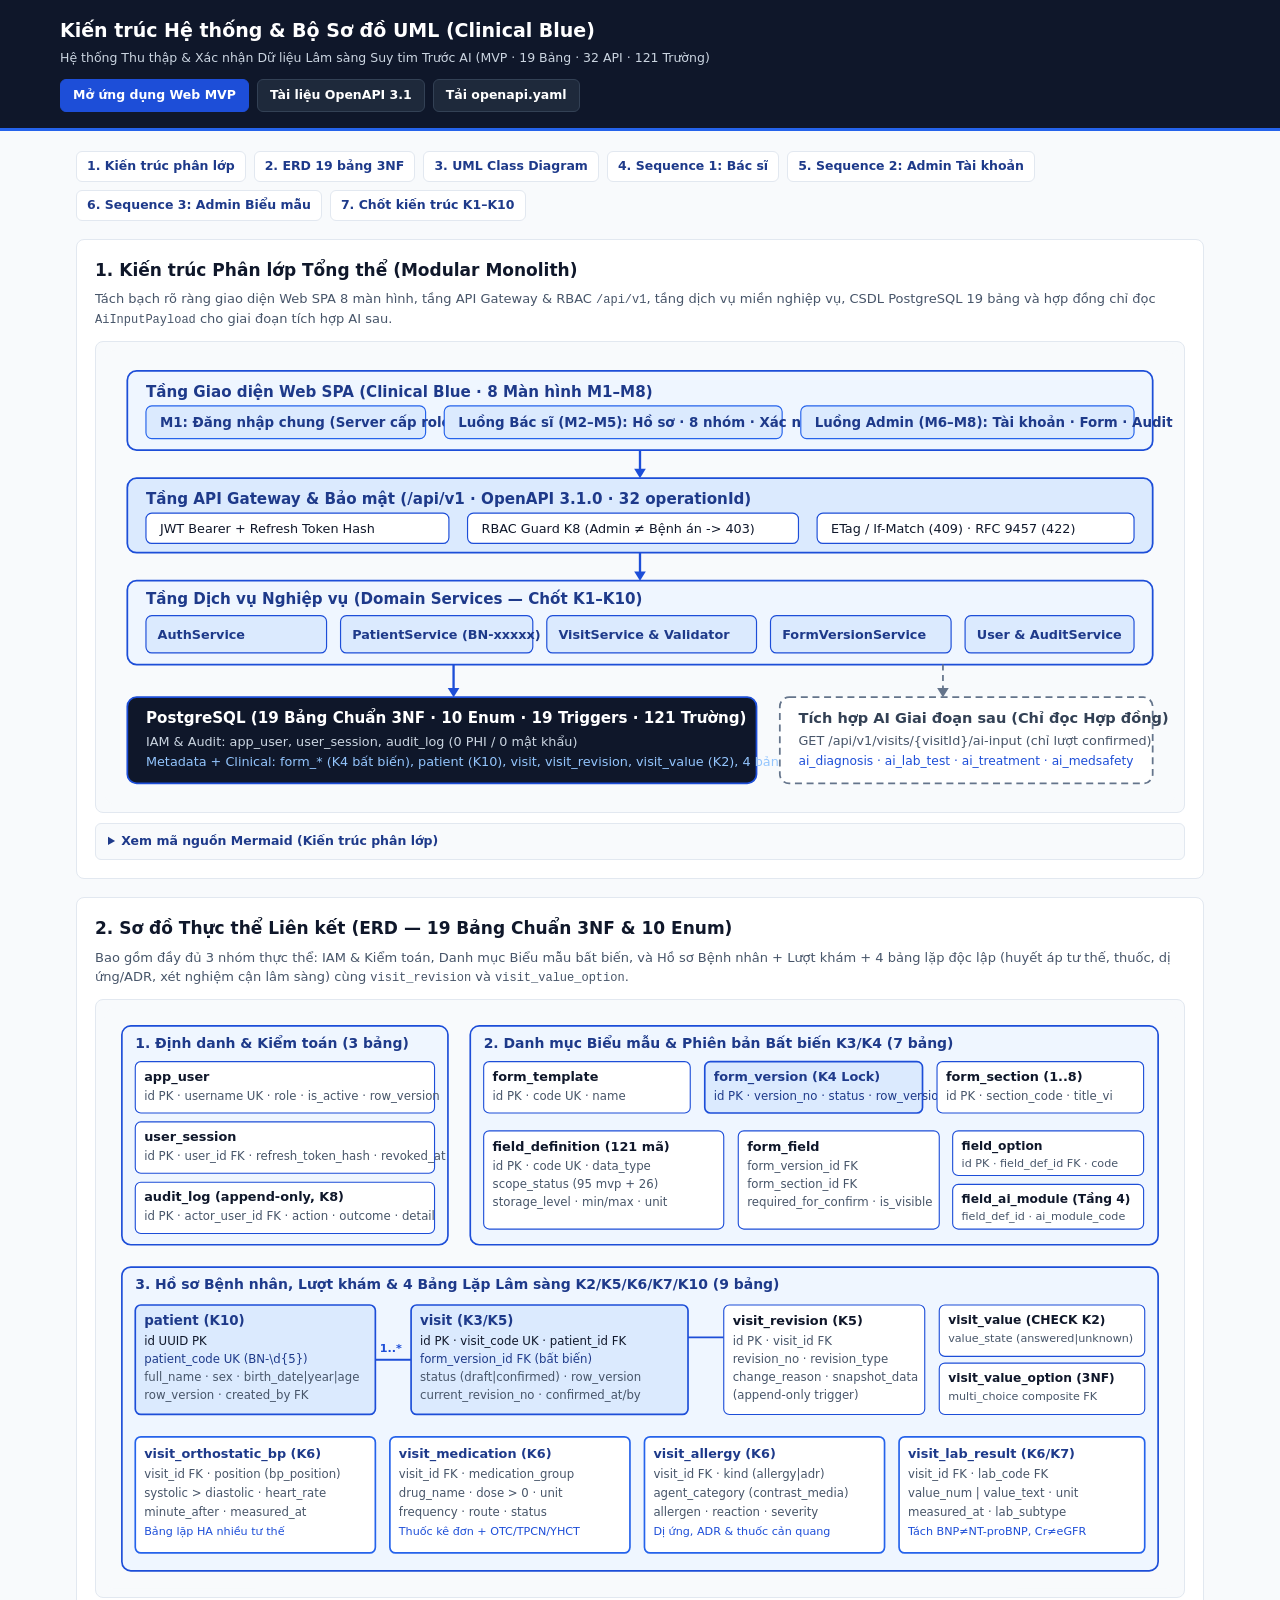
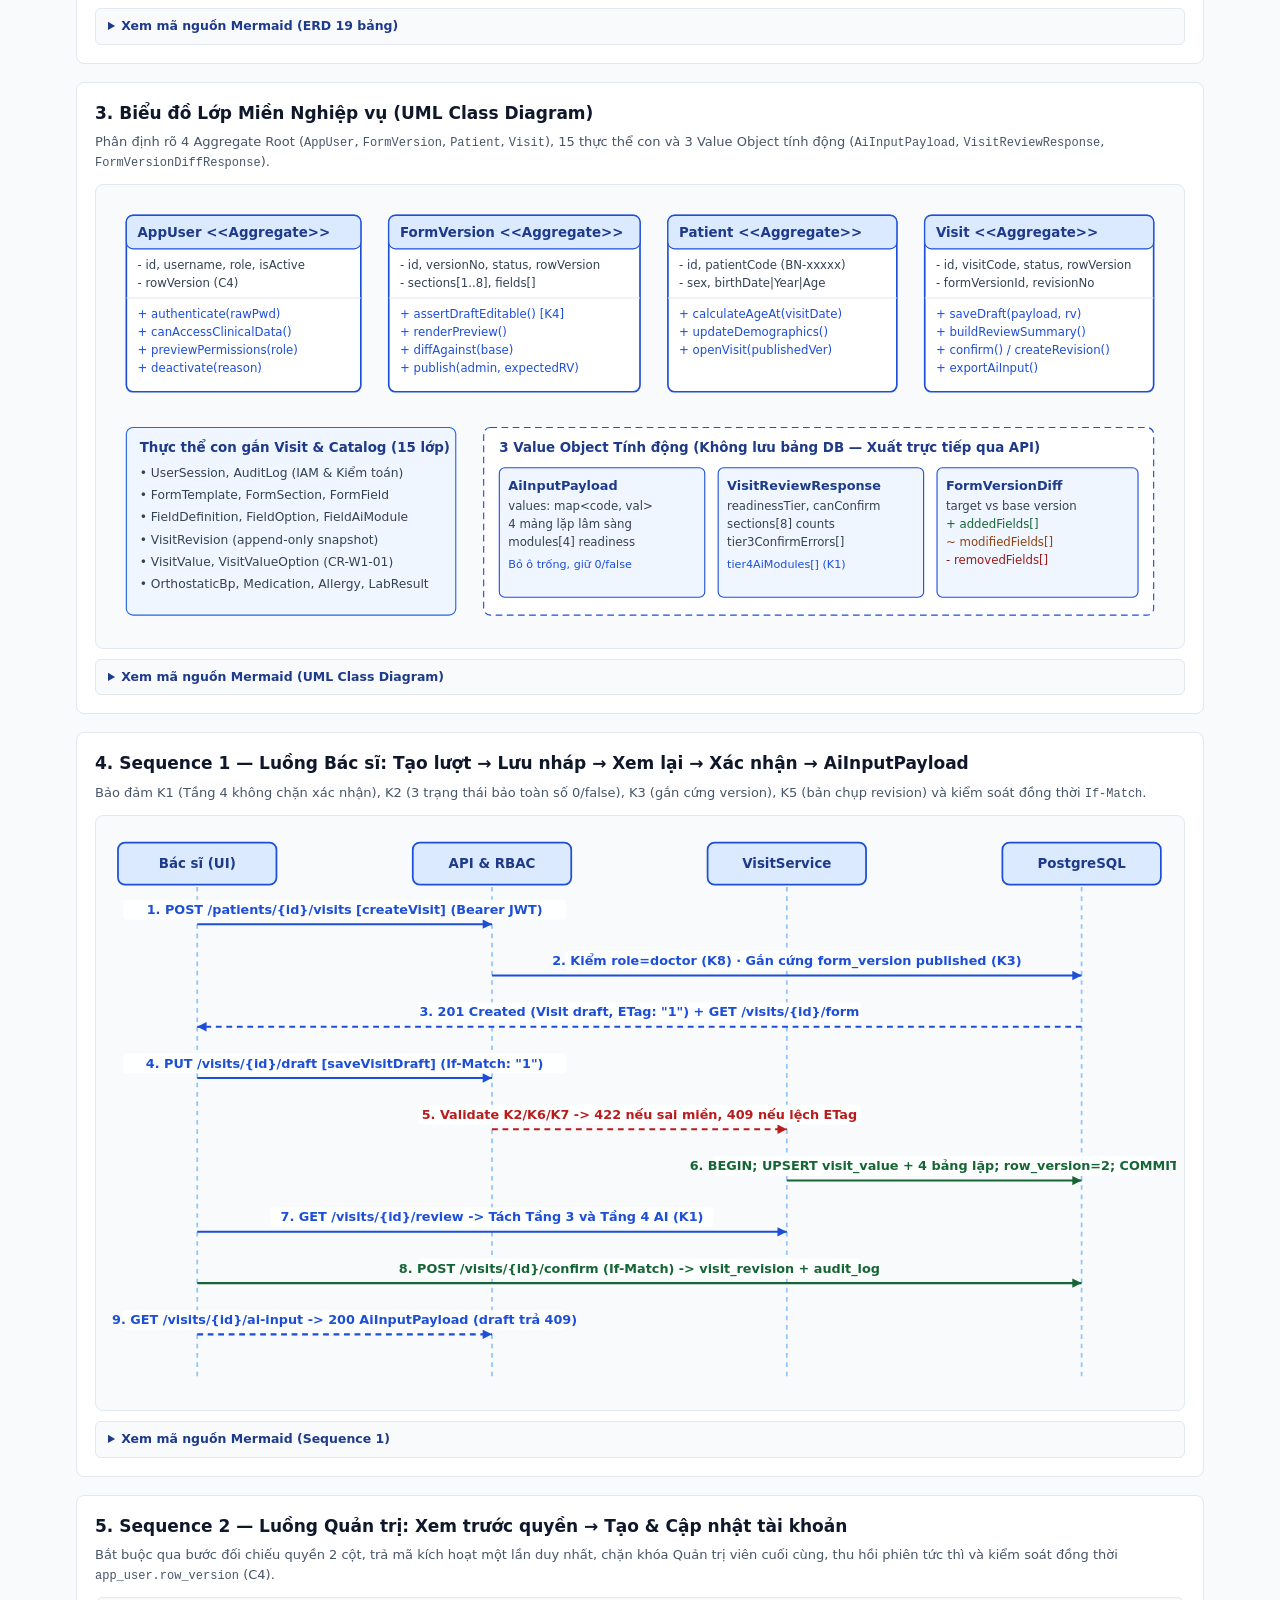
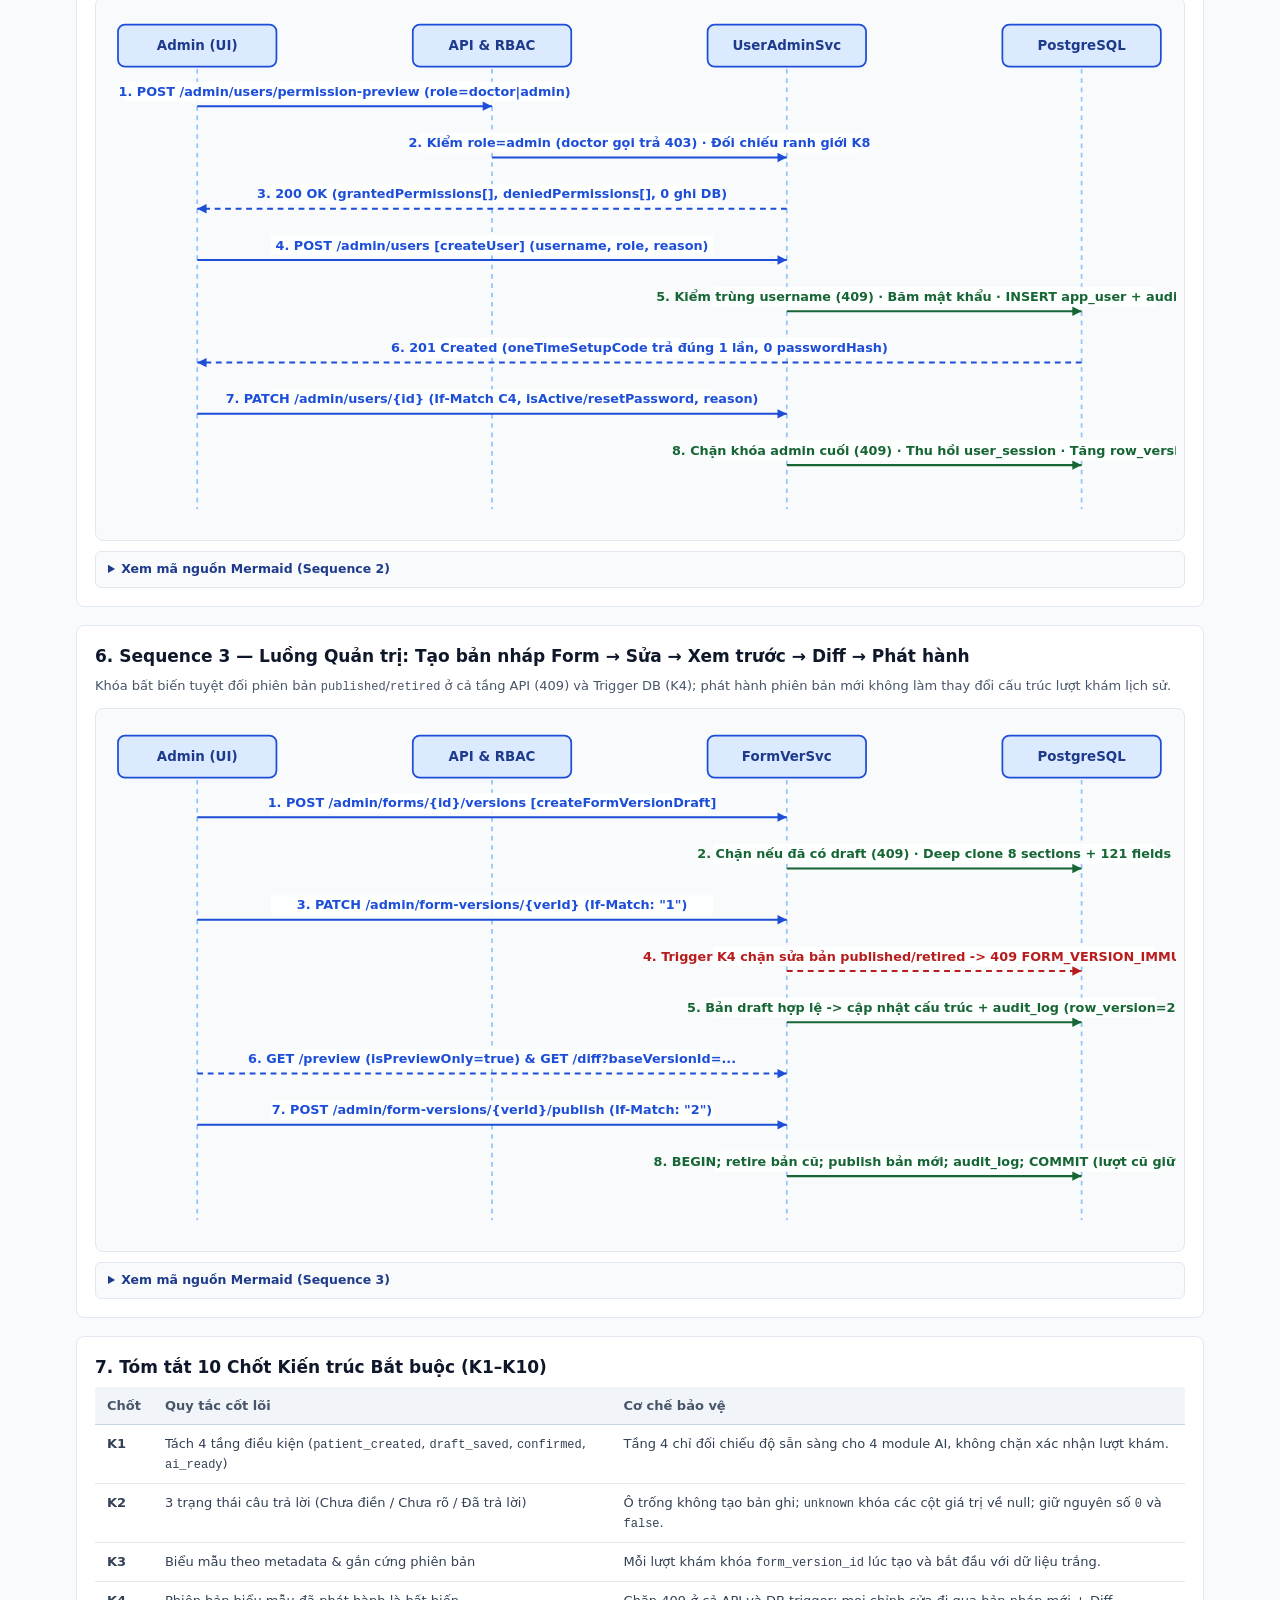
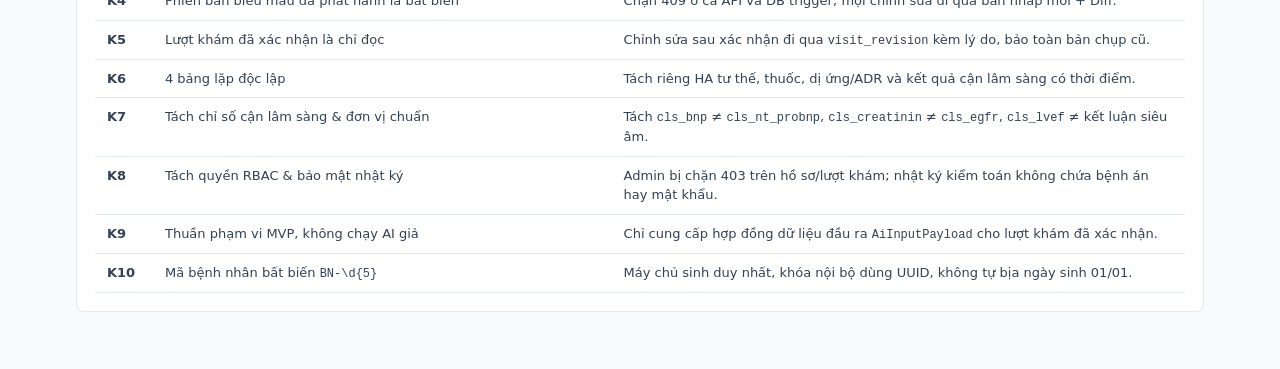
<file: docs/index.html>
<!DOCTYPE html>
<html lang="vi">
<head>
  <meta charset="UTF-8">
  <meta name="viewport" content="width=device-width, initial-scale=1.0">
  <title>Tổng quan Kiến trúc &amp; Sơ đồ UML — Hệ thống Suy tim MVP</title>
  <link rel="icon" type="image/svg+xml" href="data:image/svg+xml,%3Csvg xmlns='http://www.w3.org/2000/svg' viewBox='0 0 32 32'%3E%3Crect width='32' height='32' rx='6' fill='%231D4ED8'/%3E%3Cpath d='M6 16h5l2.5-6 4 12 2.5-6h6' fill='none' stroke='%23FFFFFF' stroke-width='2.5' stroke-linecap='round' stroke-linejoin='round'/%3E%3C/svg%3E">
  <style>
    :root {
      --nav-bg:#0F172A; --navy:#1E3A8A; --primary:#1D4ED8; --focus:#2563EB;
      --soft:#EFF6FF; --badge:#DBEAFE; --border:#E2E8F0; --ink:#0F172A; --body:#334155; --muted:#475569; --canvas:#F8FAFC;
    }
    * { box-sizing:border-box; }
    html,body { margin:0; padding:0; background:var(--canvas); color:var(--body); font-family:'Inter','Segoe UI',system-ui,sans-serif; font-size:14px; line-height:1.5; overflow-x:clip; }
    .mono { font-family:'JetBrains Mono','Cascadia Mono',ui-monospace,monospace; font-size:12px; }
    .top { background:var(--nav-bg); color:#FFF; padding:16px 20px; border-bottom:3px solid var(--focus); }
    .top__inner { max-width:1160px; margin:0 auto; display:flex; align-items:center; justify-content:space-between; gap:12px; flex-wrap:wrap; }
    .top__title { margin:0; font-size:19px; font-weight:700; color:#FFF; }
    .top__sub { margin:4px 0 0; font-size:12.5px; color:#CBD5E1; }
    .top__nav { display:flex; gap:8px; flex-wrap:wrap; }
    .nav-link { display:inline-flex; align-items:center; padding:6px 12px; border-radius:6px; background:#1E293B; color:#FFF; border:1px solid #334155; text-decoration:none; font-size:12.5px; font-weight:600; }
    .nav-link:hover { background:var(--navy); border-color:var(--focus); }
    .nav-link--primary { background:var(--primary); border-color:var(--primary); }
    .wrap { max-width:1160px; margin:0 auto; padding:20px 16px 48px; }
    .toc { display:flex; gap:8px; flex-wrap:wrap; margin-bottom:18px; }
    .toc a { padding:5px 10px; border-radius:6px; background:#FFF; border:1px solid var(--border); color:var(--navy); text-decoration:none; font-size:12.5px; font-weight:600; }
    .toc a:hover { background:var(--soft); border-color:var(--focus); }
    .card { background:#FFF; border:1px solid var(--border); border-radius:8px; padding:18px; margin-bottom:18px; }
    .card h2 { margin:0 0 6px; font-size:17px; color:var(--ink); }
    .card p { margin:0 0 12px; font-size:13px; color:var(--muted); }
    .svg-wrap { width:100%; overflow-x:auto; border:1px solid var(--border); border-radius:8px; background:#F8FAFC; padding:8px; }
    .svg-wrap svg { display:block; width:100%; min-width:640px; height:auto; }
    .mmd-box { margin-top:10px; border:1px solid var(--border); border-radius:6px; background:#F8FAFC; padding:8px 12px; }
    .mmd-box summary { cursor:pointer; font-size:12.5px; font-weight:600; color:var(--navy); }
    .mmd-box pre { margin:10px 0 0; overflow-x:auto; white-space:pre; background:#0F172A; color:#E2E8F0; padding:12px; border-radius:6px; }
    .tbl-wrap { width:100%; overflow-x:auto; }
    table { width:100%; border-collapse:collapse; font-size:13px; }
    th { background:#F1F5F9; color:var(--muted); text-align:left; padding:9px 12px; border-bottom:1px solid #CBD5E1; }
    td { padding:9px 12px; border-bottom:1px solid var(--border); vertical-align:top; }
    @media (max-width:400px) { .wrap { padding:14px 10px 36px; } .card { padding:12px; } }
  </style>
</head>
<body>
  <header class="top">
    <div class="top__inner">
      <div>
        <h1 class="top__title">Kiến trúc Hệ thống &amp; Bộ Sơ đồ UML (Clinical Blue)</h1>
        <p class="top__sub">Hệ thống Thu thập &amp; Xác nhận Dữ liệu Lâm sàng Suy tim Trước AI (MVP · 19 Bảng · 32 API · 121 Trường)</p>
      </div>
      <nav class="top__nav" aria-label="Điều hướng tài liệu">
        <a class="nav-link nav-link--primary" href="../">Mở ứng dụng Web MVP</a>
        <a class="nav-link" href="../api/">Tài liệu OpenAPI 3.1</a>
        <a class="nav-link" href="../api/openapi.yaml" download>Tải openapi.yaml</a>
      </nav>
    </div>
  </header>
  <main class="wrap">
    <nav class="toc" aria-label="Mục lục sơ đồ">
      <a href="#layered">1. Kiến trúc phân lớp</a>
      <a href="#erd">2. ERD 19 bảng 3NF</a>
      <a href="#class">3. UML Class Diagram</a>
      <a href="#seq1">4. Sequence 1: Bác sĩ</a>
      <a href="#seq2">5. Sequence 2: Admin Tài khoản</a>
      <a href="#seq3">6. Sequence 3: Admin Biểu mẫu</a>
      <a href="#rules">7. Chốt kiến trúc K1–K10</a>
    </nav>

    <section class="card" id="layered">
      <h2>1. Kiến trúc Phân lớp Tổng thể (Modular Monolith)</h2>
      <p>Tách bạch rõ ràng giao diện Web SPA 8 màn hình, tầng API Gateway &amp; RBAC <span class="mono">/api/v1</span>, tầng dịch vụ miền nghiệp vụ, CSDL PostgreSQL 19 bảng và hợp đồng chỉ đọc <span class="mono">AiInputPayload</span> cho giai đoạn tích hợp AI sau.</p>
      <div class="svg-wrap"><svg viewBox="0 0 920 390" xmlns="http://www.w3.org/2000/svg" role="img" aria-label="Sơ đồ Kiến trúc Phân lớp Tổng thể Clinical Blue">
  <rect x="0" y="0" width="920" height="390" rx="10" fill="#F8FAFC"/>
  <rect x="20" y="18" width="880" height="68" rx="8" fill="#EFF6FF" stroke="#1D4ED8" stroke-width="1.5"/>
  <text x="36" y="40" font-size="13" font-weight="700" fill="#1E3A8A">Tầng Giao diện Web SPA (Clinical Blue · 8 Màn hình M1–M8)</text>
  <rect x="36" y="48" width="240" height="28" rx="5" fill="#DBEAFE" stroke="#2563EB"/>
  <text x="48" y="66" font-size="11.5" font-weight="600" fill="#1E3A8A">M1: Đăng nhập chung (Server cấp role)</text>
  <rect x="292" y="48" width="290" height="28" rx="5" fill="#DBEAFE" stroke="#2563EB"/>
  <text x="304" y="66" font-size="11.5" font-weight="600" fill="#1E3A8A">Luồng Bác sĩ (M2–M5): Hồ sơ · 8 nhóm · Xác nhận</text>
  <rect x="598" y="48" width="286" height="28" rx="5" fill="#DBEAFE" stroke="#2563EB"/>
  <text x="610" y="66" font-size="11.5" font-weight="600" fill="#1E3A8A">Luồng Admin (M6–M8): Tài khoản · Form · Audit</text>

  <line x1="460" y1="86" x2="460" y2="106" stroke="#1D4ED8" stroke-width="2"/>
  <polygon points="455,102 465,102 460,110" fill="#1D4ED8"/>

  <rect x="20" y="110" width="880" height="64" rx="8" fill="#DBEAFE" stroke="#1D4ED8" stroke-width="1.5"/>
  <text x="36" y="132" font-size="13" font-weight="700" fill="#1E3A8A">Tầng API Gateway &amp; Bảo mật (/api/v1 · OpenAPI 3.1.0 · 32 operationId)</text>
  <rect x="36" y="140" width="260" height="26" rx="5" fill="#FFFFFF" stroke="#1D4ED8"/>
  <text x="48" y="157" font-size="11" fill="#0F172A">JWT Bearer + Refresh Token Hash</text>
  <rect x="312" y="140" width="284" height="26" rx="5" fill="#FFFFFF" stroke="#1D4ED8"/>
  <text x="324" y="157" font-size="11" fill="#0F172A">RBAC Guard K8 (Admin ≠ Bệnh án -> 403)</text>
  <rect x="612" y="140" width="272" height="26" rx="5" fill="#FFFFFF" stroke="#1D4ED8"/>
  <text x="624" y="157" font-size="11" fill="#0F172A">ETag / If-Match (409) · RFC 9457 (422)</text>

  <line x1="460" y1="174" x2="460" y2="194" stroke="#1D4ED8" stroke-width="2"/>
  <polygon points="455,190 465,190 460,198" fill="#1D4ED8"/>

  <rect x="20" y="198" width="880" height="72" rx="8" fill="#EFF6FF" stroke="#1D4ED8" stroke-width="1.5"/>
  <text x="36" y="218" font-size="13" font-weight="700" fill="#1E3A8A">Tầng Dịch vụ Nghiệp vụ (Domain Services — Chốt K1–K10)</text>
  <rect x="36" y="228" width="155" height="32" rx="5" fill="#DBEAFE" stroke="#1D4ED8"/>
  <text x="46" y="248" font-size="11" font-weight="600" fill="#1E3A8A">AuthService</text>
  <rect x="203" y="228" width="165" height="32" rx="5" fill="#DBEAFE" stroke="#1D4ED8"/>
  <text x="213" y="248" font-size="11" font-weight="600" fill="#1E3A8A">PatientService (BN-xxxxx)</text>
  <rect x="380" y="228" width="180" height="32" rx="5" fill="#DBEAFE" stroke="#1D4ED8"/>
  <text x="390" y="248" font-size="11" font-weight="600" fill="#1E3A8A">VisitService &amp; Validator</text>
  <rect x="572" y="228" width="155" height="32" rx="5" fill="#DBEAFE" stroke="#1D4ED8"/>
  <text x="582" y="248" font-size="11" font-weight="600" fill="#1E3A8A">FormVersionService</text>
  <rect x="739" y="228" width="145" height="32" rx="5" fill="#DBEAFE" stroke="#1D4ED8"/>
  <text x="749" y="248" font-size="11" font-weight="600" fill="#1E3A8A">User &amp; AuditService</text>

  <line x1="300" y1="270" x2="300" y2="294" stroke="#1D4ED8" stroke-width="2"/>
  <polygon points="295,290 305,290 300,298" fill="#1D4ED8"/>
  <line x1="720" y1="270" x2="720" y2="294" stroke="#64748B" stroke-width="1.5" stroke-dasharray="5,4"/>
  <polygon points="715,290 725,290 720,298" fill="#64748B"/>

  <rect x="20" y="298" width="540" height="74" rx="8" fill="#0F172A" stroke="#1D4ED8" stroke-width="1.5"/>
  <text x="36" y="320" font-size="13" font-weight="700" fill="#FFFFFF">PostgreSQL (19 Bảng Chuẩn 3NF · 10 Enum · 19 Triggers · 121 Trường)</text>
  <text x="36" y="340" font-size="11" fill="#CBD5E1">IAM &amp; Audit: app_user, user_session, audit_log (0 PHI / 0 mật khẩu)</text>
  <text x="36" y="357" font-size="11" fill="#93C5FD">Metadata + Clinical: form_* (K4 bất biến), patient (K10), visit, visit_revision, visit_value (K2), 4 bảng lặp (K6)</text>

  <rect x="580" y="298" width="320" height="74" rx="8" fill="#FFFFFF" stroke="#64748B" stroke-width="1.5" stroke-dasharray="6,4"/>
  <text x="596" y="320" font-size="12.5" font-weight="700" fill="#334155">Tích hợp AI Giai đoạn sau (Chỉ đọc Hợp đồng)</text>
  <text x="596" y="339" font-size="11" fill="#475569">GET /api/v1/visits/{visitId}/ai-input (chỉ lượt confirmed)</text>
  <text x="596" y="356" font-size="10.5" fill="#1D4ED8">ai_diagnosis · ai_lab_test · ai_treatment · ai_medsafety</text>
</svg></div>
      <details class="mmd-box"><summary>Xem mã nguồn Mermaid (Kiến trúc phân lớp)</summary><pre class="mono">flowchart TB
    subgraph Client[&quot;Tầng Giao diện Web SPA (Clinical Blue · 8 Màn hình)&quot;]
        M1[&quot;M1: Đăng nhập chung\n(Server quyết định role)&quot;]
        DoctorUI[&quot;Luồng Bác sĩ (M2–M5)\nHồ sơ BN · Lượt khám 8 nhóm · Xem lại &amp; Xác nhận&quot;]
        AdminUI[&quot;Luồng Quản trị (M6–M8)\nTài khoản 2 bước · Form Studio · Nhật ký hệ thống&quot;]
    end

    subgraph API[&quot;Tầng API Gateway &amp; Bảo mật (/api/v1 · OpenAPI 3.1)&quot;]
        AuthMW[&quot;JWT Auth &amp; Session Middleware\n(Access JWT + Hashed Refresh Token)&quot;]
        RBAC[&quot;RBAC &amp; Clinical Separation Guard (K8)\ndoctor ≠ /admin/* | admin ≠ /patients*, /visits*&quot;]
        ETag[&quot;Optimistic Concurrency &amp; RFC 9457\nIf-Match / ETag / rowVersion -&gt; 409 | ProblemDetails&quot;]
    end

    subgraph Services[&quot;Tầng Dịch vụ Miền Nghiệp vụ (Domain Services)&quot;]
        AuthSvc[&quot;AuthService\n(login, refresh, logout)&quot;]
        PatientSvc[&quot;PatientService\n(Tầng 1: BN-xxxxx, không bịa 01/01)&quot;]
        VisitSvc[&quot;VisitService &amp; ValidationEngine\n(Tầng 2/3/4, 3 trạng thái K2, Revision K5, AiInputPayload)&quot;]
        UserAdminSvc[&quot;UserAdminService\n(Permission Preview, One-Time Setup Code, Revoke Session)&quot;]
        FormVerSvc[&quot;FormVersionService\n(Clone Draft, On-Demand Preview/Diff, Publish K4)&quot;]
        AuditSvc[&quot;AuditService\n(Ghi siêu dữ liệu bất biến, 0 PHI, 0 mật khẩu)&quot;]
    end

    subgraph DB[&quot;PostgreSQL 16 (19 Bảng Chuẩn 3NF + Trigger Bảo vệ)&quot;]
        IAMDB[(&quot;app_user\nuser_session\naudit_log&quot;)]
        FormDB[(&quot;form_template · form_version\nform_section · form_field\nfield_definition · field_option\nfield_ai_module\n[Trigger K4: Khóa published]&quot;)]
        ClinDB[(&quot;patient · visit · visit_revision\nvisit_value · visit_value_option\nvisit_orthostatic_bp · visit_medication\nvisit_allergy · visit_lab_result\n[CHECK K2 + Trigger K5]&quot;)]
    end

    subgraph FutureAI[&quot;Tầng Tích hợp AI Giai đoạn sau (Chỉ đọc Hợp đồng)&quot;]
        Contract[&quot;Hợp đồng AiInputPayload\nGET /api/v1/visits/{visitId}/ai-input\n(ai_diagnosis · ai_lab_test · ai_treatment · ai_medsafety)&quot;]
    end

    M1 --&gt; AuthMW
    DoctorUI --&gt; AuthMW
    AdminUI --&gt; AuthMW
    AuthMW --&gt; RBAC --&gt; ETag
    ETag --&gt; AuthSvc &amp; PatientSvc &amp; VisitSvc &amp; UserAdminSvc &amp; FormVerSvc
    AuthSvc --&gt; IAMDB
    UserAdminSvc --&gt; IAMDB
    FormVerSvc --&gt; FormDB
    PatientSvc --&gt; ClinDB
    VisitSvc --&gt; ClinDB
    VisitSvc -.-&gt;|&quot;đọc cấu trúc version gắn cứng&quot;| FormDB
    AuthSvc &amp; PatientSvc &amp; VisitSvc &amp; UserAdminSvc &amp; FormVerSvc --&gt; AuditSvc --&gt; IAMDB
    VisitSvc -.-&gt;|&quot;chỉ xuất lượt confirmed (K1, K9)&quot;| Contract

    style Client fill:#F8FAFC,stroke:#93C5FD,color:#1E3A8A
    style API fill:#EFF6FF,stroke:#1D4ED8,color:#1E3A8A
    style Services fill:#DBEAFE,stroke:#1D4ED8,color:#1E3A8A
    style DB fill:#EFF6FF,stroke:#1E40AF,color:#1E3A8A
    style FutureAI fill:#F8FAFC,stroke:#64748B,stroke-dasharray: 5 5,color:#334155</pre></details>
    </section>

    <section class="card" id="erd">
      <h2>2. Sơ đồ Thực thể Liên kết (ERD — 19 Bảng Chuẩn 3NF &amp; 10 Enum)</h2>
      <p>Bao gồm đầy đủ 3 nhóm thực thể: IAM &amp; Kiểm toán, Danh mục Biểu mẫu bất biến, và Hồ sơ Bệnh nhân + Lượt khám + 4 bảng lặp độc lập (huyết áp tư thế, thuốc, dị ứng/ADR, xét nghiệm cận lâm sàng) cùng <span class="mono">visit_revision</span> và <span class="mono">visit_value_option</span>.</p>
      <div class="svg-wrap"><svg viewBox="0 0 960 520" xmlns="http://www.w3.org/2000/svg" role="img" aria-label="Sơ đồ ERD 19 Bảng Chuẩn 3NF">
  <rect x="0" y="0" width="960" height="520" rx="10" fill="#F8FAFC"/>
  <!-- Group 1: IAM & Audit -->
  <rect x="16" y="16" width="292" height="196" rx="8" fill="#EFF6FF" stroke="#1D4ED8" stroke-width="1.5"/>
  <text x="28" y="36" font-size="12.5" font-weight="700" fill="#1E3A8A">1. Định danh &amp; Kiểm toán (3 bảng)</text>
  <rect x="28" y="48" width="268" height="46" rx="5" fill="#FFFFFF" stroke="#1D4ED8"/>
  <text x="36" y="65" font-size="11.5" font-weight="700" fill="#0F172A">app_user</text>
  <text x="36" y="82" font-size="10.5" fill="#475569">id PK · username UK · role · is_active · row_version</text>
  <rect x="28" y="102" width="268" height="46" rx="5" fill="#FFFFFF" stroke="#1D4ED8"/>
  <text x="36" y="119" font-size="11.5" font-weight="700" fill="#0F172A">user_session</text>
  <text x="36" y="136" font-size="10.5" fill="#475569">id PK · user_id FK · refresh_token_hash · revoked_at</text>
  <rect x="28" y="156" width="268" height="46" rx="5" fill="#FFFFFF" stroke="#1D4ED8"/>
  <text x="36" y="173" font-size="11.5" font-weight="700" fill="#0F172A">audit_log (append-only, K8)</text>
  <text x="36" y="190" font-size="10.5" fill="#475569">id PK · actor_user_id FK · action · outcome · detail</text>

  <!-- Group 2: Metadata Form Catalog -->
  <rect x="328" y="16" width="616" height="196" rx="8" fill="#EFF6FF" stroke="#1D4ED8" stroke-width="1.5"/>
  <text x="340" y="36" font-size="12.5" font-weight="700" fill="#1E3A8A">2. Danh mục Biểu mẫu &amp; Phiên bản Bất biến K3/K4 (7 bảng)</text>
  <rect x="340" y="48" width="185" height="46" rx="5" fill="#FFFFFF" stroke="#1D4ED8"/>
  <text x="348" y="65" font-size="11.5" font-weight="700" fill="#0F172A">form_template</text>
  <text x="348" y="82" font-size="10.5" fill="#475569">id PK · code UK · name</text>
  <rect x="538" y="48" width="195" height="46" rx="5" fill="#DBEAFE" stroke="#1D4ED8" stroke-width="1.5"/>
  <text x="546" y="65" font-size="11.5" font-weight="700" fill="#1E3A8A">form_version (K4 Lock)</text>
  <text x="546" y="82" font-size="10.5" fill="#1E3A8A">id PK · version_no · status · row_version</text>
  <rect x="746" y="48" width="185" height="46" rx="5" fill="#FFFFFF" stroke="#1D4ED8"/>
  <text x="754" y="65" font-size="11.5" font-weight="700" fill="#0F172A">form_section (1..8)</text>
  <text x="754" y="82" font-size="10.5" fill="#475569">id PK · section_code · title_vi</text>

  <rect x="340" y="110" width="215" height="88" rx="5" fill="#FFFFFF" stroke="#1D4ED8"/>
  <text x="348" y="128" font-size="11.5" font-weight="700" fill="#0F172A">field_definition (121 mã)</text>
  <text x="348" y="145" font-size="10.5" fill="#475569">id PK · code UK · data_type</text>
  <text x="348" y="161" font-size="10.5" fill="#475569">scope_status (95 mvp + 26)</text>
  <text x="348" y="177" font-size="10.5" fill="#475569">storage_level · min/max · unit</text>

  <rect x="568" y="110" width="180" height="88" rx="5" fill="#FFFFFF" stroke="#1D4ED8"/>
  <text x="576" y="128" font-size="11.5" font-weight="700" fill="#0F172A">form_field</text>
  <text x="576" y="145" font-size="10.5" fill="#475569">form_version_id FK</text>
  <text x="576" y="161" font-size="10.5" fill="#475569">form_section_id FK</text>
  <text x="576" y="177" font-size="10.5" fill="#475569">required_for_confirm · is_visible</text>

  <rect x="760" y="110" width="171" height="40" rx="5" fill="#FFFFFF" stroke="#1D4ED8"/>
  <text x="768" y="127" font-size="11" font-weight="700" fill="#0F172A">field_option</text>
  <text x="768" y="142" font-size="10" fill="#475569">id PK · field_def_id FK · code</text>
  <rect x="760" y="158" width="171" height="40" rx="5" fill="#FFFFFF" stroke="#1D4ED8"/>
  <text x="768" y="175" font-size="11" font-weight="700" fill="#0F172A">field_ai_module (Tầng 4)</text>
  <text x="768" y="190" font-size="10" fill="#475569">field_def_id · ai_module_code</text>

  <!-- Group 3: Clinical Records & 4 Repeating Tables -->
  <rect x="16" y="232" width="928" height="272" rx="8" fill="#EFF6FF" stroke="#1D4ED8" stroke-width="1.5"/>
  <text x="28" y="252" font-size="12.5" font-weight="700" fill="#1E3A8A">3. Hồ sơ Bệnh nhân, Lượt khám &amp; 4 Bảng Lặp Lâm sàng K2/K5/K6/K7/K10 (9 bảng)</text>

  <rect x="28" y="266" width="215" height="98" rx="5" fill="#DBEAFE" stroke="#1D4ED8" stroke-width="1.5"/>
  <text x="36" y="284" font-size="12" font-weight="700" fill="#1E3A8A">patient (K10)</text>
  <text x="36" y="302" font-size="10.5" fill="#0F172A">id UUID PK</text>
  <text x="36" y="318" font-size="10.5" fill="#1E3A8A">patient_code UK (BN-\d{5})</text>
  <text x="36" y="334" font-size="10.5" fill="#475569">full_name · sex · birth_date|year|age</text>
  <text x="36" y="350" font-size="10.5" fill="#475569">row_version · created_by FK</text>

  <line x1="243" y1="315" x2="275" y2="315" stroke="#1D4ED8" stroke-width="2"/>
  <text x="247" y="308" font-size="10" font-weight="700" fill="#1D4ED8">1..*</text>

  <rect x="275" y="266" width="248" height="98" rx="5" fill="#DBEAFE" stroke="#1D4ED8" stroke-width="1.5"/>
  <text x="283" y="284" font-size="12" font-weight="700" fill="#1E3A8A">visit (K3/K5)</text>
  <text x="283" y="302" font-size="10.5" fill="#0F172A">id PK · visit_code UK · patient_id FK</text>
  <text x="283" y="318" font-size="10.5" fill="#1E3A8A">form_version_id FK (bất biến)</text>
  <text x="283" y="334" font-size="10.5" fill="#475569">status (draft|confirmed) · row_version</text>
  <text x="283" y="350" font-size="10.5" fill="#475569">current_revision_no · confirmed_at/by</text>

  <line x1="523" y1="295" x2="555" y2="295" stroke="#1D4ED8" stroke-width="1.5"/>
  <rect x="555" y="266" width="180" height="98" rx="5" fill="#FFFFFF" stroke="#1D4ED8"/>
  <text x="563" y="284" font-size="11.5" font-weight="700" fill="#0F172A">visit_revision (K5)</text>
  <text x="563" y="302" font-size="10.5" fill="#475569">id PK · visit_id FK</text>
  <text x="563" y="318" font-size="10.5" fill="#475569">revision_no · revision_type</text>
  <text x="563" y="334" font-size="10.5" fill="#475569">change_reason · snapshot_data</text>
  <text x="563" y="350" font-size="10.5" fill="#475569">(append-only trigger)</text>

  <rect x="748" y="266" width="184" height="46" rx="5" fill="#FFFFFF" stroke="#1D4ED8"/>
  <text x="756" y="283" font-size="11" font-weight="700" fill="#0F172A">visit_value (CHECK K2)</text>
  <text x="756" y="299" font-size="10" fill="#475569">value_state (answered|unknown)</text>
  <rect x="748" y="318" width="184" height="46" rx="5" fill="#FFFFFF" stroke="#1D4ED8"/>
  <text x="756" y="335" font-size="11" font-weight="700" fill="#0F172A">visit_value_option (3NF)</text>
  <text x="756" y="351" font-size="10" fill="#475569">multi_choice composite FK</text>

  <!-- 4 Repeating Tables Row -->
  <rect x="28" y="384" width="215" height="104" rx="5" fill="#FFFFFF" stroke="#2563EB" stroke-width="1.5"/>
  <text x="36" y="403" font-size="11.5" font-weight="700" fill="#1E3A8A">visit_orthostatic_bp (K6)</text>
  <text x="36" y="421" font-size="10.5" fill="#475569">visit_id FK · position (bp_position)</text>
  <text x="36" y="438" font-size="10.5" fill="#475569">systolic &gt; diastolic · heart_rate</text>
  <text x="36" y="455" font-size="10.5" fill="#475569">minute_after · measured_at</text>
  <text x="36" y="472" font-size="10" fill="#1D4ED8">Bảng lặp HA nhiều tư thế</text>

  <rect x="256" y="384" width="215" height="104" rx="5" fill="#FFFFFF" stroke="#2563EB" stroke-width="1.5"/>
  <text x="264" y="403" font-size="11.5" font-weight="700" fill="#1E3A8A">visit_medication (K6)</text>
  <text x="264" y="421" font-size="10.5" fill="#475569">visit_id FK · medication_group</text>
  <text x="264" y="438" font-size="10.5" fill="#475569">drug_name · dose &gt; 0 · unit</text>
  <text x="264" y="455" font-size="10.5" fill="#475569">frequency · route · status</text>
  <text x="264" y="472" font-size="10" fill="#1D4ED8">Thuốc kê đơn + OTC/TPCN/YHCT</text>

  <rect x="484" y="384" width="215" height="104" rx="5" fill="#FFFFFF" stroke="#2563EB" stroke-width="1.5"/>
  <text x="492" y="403" font-size="11.5" font-weight="700" fill="#1E3A8A">visit_allergy (K6)</text>
  <text x="492" y="421" font-size="10.5" fill="#475569">visit_id FK · kind (allergy|adr)</text>
  <text x="492" y="438" font-size="10.5" fill="#475569">agent_category (contrast_media)</text>
  <text x="492" y="455" font-size="10.5" fill="#475569">allergen · reaction · severity</text>
  <text x="492" y="472" font-size="10" fill="#1D4ED8">Dị ứng, ADR &amp; thuốc cản quang</text>

  <rect x="712" y="384" width="220" height="104" rx="5" fill="#FFFFFF" stroke="#2563EB" stroke-width="1.5"/>
  <text x="720" y="403" font-size="11.5" font-weight="700" fill="#1E3A8A">visit_lab_result (K6/K7)</text>
  <text x="720" y="421" font-size="10.5" fill="#475569">visit_id FK · lab_code FK</text>
  <text x="720" y="438" font-size="10.5" fill="#475569">value_num | value_text · unit</text>
  <text x="720" y="455" font-size="10.5" fill="#475569">measured_at · lab_subtype</text>
  <text x="720" y="472" font-size="10" fill="#1D4ED8">Tách BNP≠NT-proBNP, Cr≠eGFR</text>
</svg></div>
      <details class="mmd-box"><summary>Xem mã nguồn Mermaid (ERD 19 bảng)</summary><pre class="mono">erDiagram
    app_user ||--o{ user_session : &quot;user_id&quot;
    app_user |o--o{ audit_log : &quot;actor_user_id&quot;
    app_user ||--o{ patient : &quot;created_by&quot;
    app_user ||--o{ visit : &quot;created_by / confirmed_by&quot;
    app_user ||--o{ form_version : &quot;created_by / published_by&quot;
    app_user ||--o{ visit_revision : &quot;created_by&quot;

    form_template ||--o{ form_version : &quot;form_template_id&quot;
    form_version |o--o{ form_version : &quot;based_on_version_id&quot;
    form_version ||--|{ form_section : &quot;form_version_id (1..8)&quot;
    form_section ||--o{ form_field : &quot;(form_section_id, form_version_id)&quot;
    field_definition ||--o{ form_field : &quot;field_definition_id&quot;
    field_definition ||--o{ field_option : &quot;field_definition_id&quot;
    field_definition ||--o{ field_ai_module : &quot;field_definition_id&quot;

    patient ||--o{ visit : &quot;patient_id&quot;
    form_version ||--o{ visit : &quot;form_version_id (immutable)&quot;
    form_version ||--o{ visit_revision : &quot;form_version_id&quot;
    visit ||--o{ visit_revision : &quot;visit_id&quot;
    visit ||--o{ visit_value : &quot;visit_id&quot;
    field_definition ||--o{ visit_value : &quot;field_definition_id&quot;
    field_option |o--o{ visit_value : &quot;(field_option_id, field_definition_id)&quot;
    visit_value ||--o{ visit_value_option : &quot;(visit_id, field_definition_id)&quot;
    field_option ||--o{ visit_value_option : &quot;(field_option_id, field_definition_id)&quot;
    visit ||--o{ visit_orthostatic_bp : &quot;visit_id&quot;
    visit ||--o{ visit_medication : &quot;visit_id&quot;
    visit ||--o{ visit_allergy : &quot;visit_id&quot;
    visit ||--o{ visit_lab_result : &quot;visit_id&quot;
    field_definition ||--o{ visit_lab_result : &quot;lab_code -&gt; code&quot;

    app_user {
        uuid id PK
        varchar username UK
        text password_hash
        varchar full_name
        user_role role
        boolean is_active
        timestamptz created_at
        timestamptz updated_at
    }

    user_session {
        uuid id PK
        uuid user_id FK
        varchar refresh_token_hash UK
        timestamptz expires_at
        timestamptz revoked_at
        inet ip
        varchar user_agent
        timestamptz created_at
    }

    audit_log {
        uuid id PK
        uuid actor_user_id FK
        audit_action action
        varchar entity_type
        uuid entity_id
        timestamptz occurred_at
        inet ip
        varchar request_id
        varchar outcome
        jsonb detail
    }

    form_template {
        uuid id PK
        varchar code UK
        varchar name
        text description
        boolean is_active
        timestamptz created_at
    }

    form_version {
        uuid id PK
        uuid form_template_id FK
        integer version_no
        varchar version_label
        form_version_status status
        uuid based_on_version_id FK
        text change_note
        uuid created_by FK
        timestamptz created_at
        timestamptz published_at
        uuid published_by FK
        integer row_version
    }

    form_section {
        uuid id PK
        uuid form_version_id FK
        section_code section_code
        varchar title_vi
        text description
        smallint display_order
    }

    form_field {
        uuid id PK
        uuid form_version_id FK
        uuid form_section_id FK
        uuid field_definition_id FK
        smallint display_order
        boolean required_for_confirm
        boolean is_visible
        boolean is_readonly
        varchar custom_label_vi
        text custom_help_text
    }

    field_definition {
        uuid id PK
        varchar code UK
        varchar label_vi
        section_code section_code
        field_data_type data_type
        varchar canonical_unit
        field_scope_status scope_status
        varchar storage_level
        boolean is_calculated
        numeric min_value
        numeric max_value
        jsonb validation_rule
        text help_text
        text source_ref
        timestamptz created_at
        timestamptz updated_at
    }

    field_option {
        uuid id PK
        uuid field_definition_id FK
        varchar option_code
        varchar label_vi
        smallint display_order
        boolean is_active
    }

    field_ai_module {
        uuid field_definition_id PK,FK
        varchar ai_module_code PK
        boolean is_required
        text source_stt_refs
    }

    patient {
        uuid id PK
        varchar patient_code UK
        varchar external_patient_code
        varchar full_name
        varchar sex
        date birth_date
        smallint birth_year
        smallint declared_age
        integer row_version
        uuid created_by FK
        timestamptz created_at
        timestamptz updated_at
    }

    visit {
        uuid id PK
        varchar visit_code UK
        varchar external_visit_code
        uuid patient_id FK
        uuid form_version_id FK
        timestamptz visit_date
        varchar visit_type
        text chief_complaint
        text clinical_note
        varchar info_source
        visit_status status
        integer current_revision_no
        uuid created_by FK
        timestamptz created_at
        timestamptz updated_at
        timestamptz confirmed_at
        uuid confirmed_by FK
        text confirm_note
        integer row_version
    }

    visit_revision {
        uuid id PK
        uuid visit_id FK
        integer revision_no
        uuid form_version_id FK
        varchar revision_type
        text change_reason
        jsonb snapshot_data
        uuid created_by FK
        timestamptz created_at
    }

    visit_value {
        uuid visit_id PK,FK
        uuid field_definition_id PK,FK
        value_state value_state
        numeric value_num
        text value_text
        boolean value_bool
        date value_date
        uuid field_option_id FK
        varchar unit
        timestamptz updated_at
    }

    visit_value_option {
        uuid visit_id PK,FK
        uuid field_definition_id PK,FK
        uuid field_option_id PK,FK
    }

    visit_orthostatic_bp {
        uuid id PK
        uuid visit_id FK
        bp_position position
        smallint minute_after
        smallint systolic
        smallint diastolic
        smallint heart_rate
        timestamptz measured_at
        text note
        timestamptz created_at
    }

    visit_medication {
        uuid id PK
        uuid visit_id FK
        varchar medication_group
        varchar drug_name
        varchar active_ingredient
        varchar strength
        numeric dose
        varchar unit
        varchar frequency
        varchar route
        varchar status
        date started_at
        text note
        timestamptz created_at
    }

    visit_allergy {
        uuid id PK
        uuid visit_id FK
        varchar kind
        varchar agent_category
        varchar allergen
        text reaction
        varchar severity
        timestamptz recorded_at
        text note
        timestamptz created_at
    }

    visit_lab_result {
        uuid id PK
        uuid visit_id FK
        varchar lab_code FK
        varchar lab_subtype
        numeric value_num
        text value_text
        varchar unit
        timestamptz measured_at
        text note
        timestamptz created_at
    }</pre></details>
    </section>

    <section class="card" id="class">
      <h2>3. Biểu đồ Lớp Miền Nghiệp vụ (UML Class Diagram)</h2>
      <p>Phân định rõ 4 Aggregate Root (<span class="mono">AppUser</span>, <span class="mono">FormVersion</span>, <span class="mono">Patient</span>, <span class="mono">Visit</span>), 15 thực thể con và 3 Value Object tính động (<span class="mono">AiInputPayload</span>, <span class="mono">VisitReviewResponse</span>, <span class="mono">FormVersionDiffResponse</span>).</p>
      <div class="svg-wrap"><svg viewBox="0 0 960 400" xmlns="http://www.w3.org/2000/svg" role="img" aria-label="Biểu đồ Lớp UML Miền Nghiệp vụ">
  <rect x="0" y="0" width="960" height="400" rx="10" fill="#F8FAFC"/>
  <rect x="20" y="20" width="210" height="158" rx="6" fill="#FFFFFF" stroke="#1D4ED8" stroke-width="1.5"/>
  <rect x="20" y="20" width="210" height="30" rx="6" fill="#DBEAFE" stroke="#1D4ED8"/>
  <text x="30" y="39" font-size="12" font-weight="700" fill="#1E3A8A">AppUser &lt;&lt;Aggregate&gt;&gt;</text>
  <text x="30" y="68" font-size="10.5" fill="#334155">- id, username, role, isActive</text>
  <text x="30" y="84" font-size="10.5" fill="#334155">- rowVersion (C4)</text>
  <line x1="20" y1="94" x2="230" y2="94" stroke="#E2E8F0"/>
  <text x="30" y="112" font-size="10.5" fill="#1D4ED8">+ authenticate(rawPwd)</text>
  <text x="30" y="128" font-size="10.5" fill="#1D4ED8">+ canAccessClinicalData()</text>
  <text x="30" y="144" font-size="10.5" fill="#1D4ED8">+ previewPermissions(role)</text>
  <text x="30" y="160" font-size="10.5" fill="#1D4ED8">+ deactivate(reason)</text>

  <rect x="255" y="20" width="225" height="158" rx="6" fill="#FFFFFF" stroke="#1D4ED8" stroke-width="1.5"/>
  <rect x="255" y="20" width="225" height="30" rx="6" fill="#DBEAFE" stroke="#1D4ED8"/>
  <text x="265" y="39" font-size="12" font-weight="700" fill="#1E3A8A">FormVersion &lt;&lt;Aggregate&gt;&gt;</text>
  <text x="265" y="68" font-size="10.5" fill="#334155">- id, versionNo, status, rowVersion</text>
  <text x="265" y="84" font-size="10.5" fill="#334155">- sections[1..8], fields[]</text>
  <line x1="255" y1="94" x2="480" y2="94" stroke="#E2E8F0"/>
  <text x="265" y="112" font-size="10.5" fill="#1D4ED8">+ assertDraftEditable() [K4]</text>
  <text x="265" y="128" font-size="10.5" fill="#1D4ED8">+ renderPreview()</text>
  <text x="265" y="144" font-size="10.5" fill="#1D4ED8">+ diffAgainst(base)</text>
  <text x="265" y="160" font-size="10.5" fill="#1D4ED8">+ publish(admin, expectedRV)</text>

  <rect x="505" y="20" width="205" height="158" rx="6" fill="#FFFFFF" stroke="#1D4ED8" stroke-width="1.5"/>
  <rect x="505" y="20" width="205" height="30" rx="6" fill="#DBEAFE" stroke="#1D4ED8"/>
  <text x="515" y="39" font-size="12" font-weight="700" fill="#1E3A8A">Patient &lt;&lt;Aggregate&gt;&gt;</text>
  <text x="515" y="68" font-size="10.5" fill="#334155">- id, patientCode (BN-xxxxx)</text>
  <text x="515" y="84" font-size="10.5" fill="#334155">- sex, birthDate|Year|Age</text>
  <line x1="505" y1="94" x2="710" y2="94" stroke="#E2E8F0"/>
  <text x="515" y="112" font-size="10.5" fill="#1D4ED8">+ calculateAgeAt(visitDate)</text>
  <text x="515" y="128" font-size="10.5" fill="#1D4ED8">+ updateDemographics()</text>
  <text x="515" y="144" font-size="10.5" fill="#1D4ED8">+ openVisit(publishedVer)</text>

  <rect x="735" y="20" width="205" height="158" rx="6" fill="#FFFFFF" stroke="#1D4ED8" stroke-width="1.5"/>
  <rect x="735" y="20" width="205" height="30" rx="6" fill="#DBEAFE" stroke="#1D4ED8"/>
  <text x="745" y="39" font-size="12" font-weight="700" fill="#1E3A8A">Visit &lt;&lt;Aggregate&gt;&gt;</text>
  <text x="745" y="68" font-size="10.5" fill="#334155">- id, visitCode, status, rowVersion</text>
  <text x="745" y="84" font-size="10.5" fill="#334155">- formVersionId, revisionNo</text>
  <line x1="735" y1="94" x2="940" y2="94" stroke="#E2E8F0"/>
  <text x="745" y="112" font-size="10.5" fill="#1D4ED8">+ saveDraft(payload, rv)</text>
  <text x="745" y="128" font-size="10.5" fill="#1D4ED8">+ buildReviewSummary()</text>
  <text x="745" y="144" font-size="10.5" fill="#1D4ED8">+ confirm() / createRevision()</text>
  <text x="745" y="160" font-size="10.5" fill="#1D4ED8">+ exportAiInput()</text>

  <!-- Entities & Value Objects -->
  <rect x="20" y="210" width="295" height="168" rx="6" fill="#EFF6FF" stroke="#2563EB"/>
  <text x="32" y="232" font-size="12" font-weight="700" fill="#1E3A8A">Thực thể con gắn Visit &amp; Catalog (15 lớp)</text>
  <text x="32" y="254" font-size="11" fill="#334155">• UserSession, AuditLog (IAM &amp; Kiểm toán)</text>
  <text x="32" y="274" font-size="11" fill="#334155">• FormTemplate, FormSection, FormField</text>
  <text x="32" y="294" font-size="11" fill="#334155">• FieldDefinition, FieldOption, FieldAiModule</text>
  <text x="32" y="314" font-size="11" fill="#334155">• VisitRevision (append-only snapshot)</text>
  <text x="32" y="334" font-size="11" fill="#334155">• VisitValue, VisitValueOption (CR-W1-01)</text>
  <text x="32" y="354" font-size="11" fill="#334155">• OrthostaticBp, Medication, Allergy, LabResult</text>

  <rect x="340" y="210" width="600" height="168" rx="6" fill="#FFFFFF" stroke="#1D4ED8" stroke-dasharray="6,4"/>
  <text x="354" y="232" font-size="12" font-weight="700" fill="#1E3A8A">3 Value Object Tính động (Không lưu bảng DB — Xuất trực tiếp qua API)</text>
  <rect x="354" y="246" width="184" height="116" rx="5" fill="#EFF6FF" stroke="#1D4ED8"/>
  <text x="362" y="266" font-size="11.5" font-weight="700" fill="#1E3A8A">AiInputPayload</text>
  <text x="362" y="284" font-size="10.5" fill="#334155">values: map&lt;code, val&gt;</text>
  <text x="362" y="300" font-size="10.5" fill="#334155">4 mảng lặp lâm sàng</text>
  <text x="362" y="316" font-size="10.5" fill="#334155">modules[4] readiness</text>
  <text x="362" y="336" font-size="10" fill="#1D4ED8">Bỏ ô trống, giữ 0/false</text>

  <rect x="550" y="246" width="184" height="116" rx="5" fill="#EFF6FF" stroke="#1D4ED8"/>
  <text x="558" y="266" font-size="11.5" font-weight="700" fill="#1E3A8A">VisitReviewResponse</text>
  <text x="558" y="284" font-size="10.5" fill="#334155">readinessTier, canConfirm</text>
  <text x="558" y="300" font-size="10.5" fill="#334155">sections[8] counts</text>
  <text x="558" y="316" font-size="10.5" fill="#334155">tier3ConfirmErrors[]</text>
  <text x="558" y="336" font-size="10" fill="#1D4ED8">tier4AiModules[] (K1)</text>

  <rect x="746" y="246" width="180" height="116" rx="5" fill="#EFF6FF" stroke="#1D4ED8"/>
  <text x="754" y="266" font-size="11.5" font-weight="700" fill="#1E3A8A">FormVersionDiff</text>
  <text x="754" y="284" font-size="10.5" fill="#334155">target vs base version</text>
  <text x="754" y="300" font-size="10.5" fill="#166534">+ addedFields[]</text>
  <text x="754" y="316" font-size="10.5" fill="#92400E">~ modifiedFields[]</text>
  <text x="754" y="332" font-size="10.5" fill="#991B1B">- removedFields[]</text>
</svg></div>
      <details class="mmd-box"><summary>Xem mã nguồn Mermaid (UML Class Diagram)</summary><pre class="mono">classDiagram
    class AppUser {
        &lt;&lt;Aggregate Root&gt;&gt;
        -UUID id
        -String username
        -String passwordHash
        -String fullName
        -UserRole role
        -Boolean isActive
        +authenticate(rawPassword) Boolean
        +hasRole(role) Boolean
        +canAccessClinicalData() Boolean
        +deactivate(reason, actor) void
        +previewPermissions(role) PermissionPreviewResponse
    }

    class UserSession {
        &lt;&lt;Entity&gt;&gt;
        -UUID id
        -UUID userId
        -String refreshTokenHash
        -Instant expiresAt
        -Instant revokedAt
        +isActive(now) Boolean
        +verifyRefreshToken(rawToken) Boolean
        +rotate(newTokenHash, ttl) UserSession
        +revoke(now) void
    }

    class AuditLog {
        &lt;&lt;Immutable Audit&gt;&gt;
        -UUID id
        -UUID actorUserId
        -AuditAction action
        -String entityType
        -UUID entityId
        -Instant occurredAt
        -String outcome
        -Map detail
        +record(actor, action, entity, outcome, detail)$ AuditLog
        +assertNoClinicalOrSecretPayload() void
    }

    class FormTemplate {
        &lt;&lt;Entity&gt;&gt;
        -UUID id
        -String code
        -String name
        -Boolean isActive
        +getActivePublishedVersion() FormVersion
        +createDraftFrom(base, admin) FormVersion
    }

    class FormVersion {
        &lt;&lt;Aggregate Root&gt;&gt;
        -UUID id
        -UUID formTemplateId
        -Integer versionNo
        -String versionLabel
        -FormVersionStatus status
        -UUID basedOnVersionId
        -Instant publishedAt
        -UUID publishedBy
        -Integer rowVersion
        +assertDraftEditable() void
        +upsertSection(spec) FormSection
        +upsertField(sectionId, spec) FormField
        +renderPreview() FormVersionPreviewResponse
        +diffAgainst(base) FormVersionDiffResponse
        +publish(admin, expectedRowVersion) void
        +retire() void
    }

    class FormSection {
        &lt;&lt;Entity&gt;&gt;
        -UUID id
        -UUID formVersionId
        -SectionCode sectionCode
        -String titleVi
        -SmallInt displayOrder
        +getOrderedFields() List~FormField~
        +addField(def, order, reqT3) FormField
    }

    class FormField {
        &lt;&lt;Entity&gt;&gt;
        -UUID id
        -UUID formVersionId
        -UUID formSectionId
        -UUID fieldDefinitionId
        -SmallInt displayOrder
        -Boolean requiredForConfirm
        -Boolean isVisible
        -Boolean isReadonly
        +isRequiredAtTier3() Boolean
        +validateValue(v) List~FieldValidationError~
    }

    class FieldDefinition {
        &lt;&lt;Catalog Entity&gt;&gt;
        -UUID id
        -String code
        -String labelVi
        -SectionCode sectionCode
        -FieldDataType dataType
        -String canonicalUnit
        -FieldScopeStatus scopeStatus
        -String storageLevel
        -Boolean isCalculated
        -Decimal minValue
        -Decimal maxValue
        -String sourceRef
        +isTriState() Boolean
        +validateBounds(rawValue) List~FieldValidationError~
        +getActiveOptions() List~FieldOption~
        +getLinkedAiModules() List~FieldAiModule~
    }

    class FieldOption {
        &lt;&lt;Entity&gt;&gt;
        -UUID id
        -UUID fieldDefinitionId
        -String optionCode
        -String labelVi
        -SmallInt displayOrder
        -Boolean isActive
        +belongsTo(def) Boolean
        +deactivate() void
    }

    class FieldAiModule {
        &lt;&lt;Entity&gt;&gt;
        -UUID fieldDefinitionId
        -String aiModuleCode
        -Boolean isRequired
        -String sourceSttRefs
        +isSatisfiedBy(values) Boolean
    }

    class Patient {
        &lt;&lt;Aggregate Root&gt;&gt;
        -UUID id
        -String patientCode
        -String externalPatientCode
        -String fullName
        -String sex
        -Date birthDate
        -SmallInt birthYear
        -SmallInt declaredAge
        -Integer rowVersion
        +hasValidBirthInfo() Boolean
        +calculateAgeAt(visitDate) Integer
        +updateDemographics(patch, expectedRowVersion) void
        +openVisit(publishedVer, doctor) Visit
    }

    class Visit {
        &lt;&lt;Aggregate Root / Encounter&gt;&gt;
        -UUID id
        -String visitCode
        -UUID patientId
        -UUID formVersionId
        -Instant visitDate
        -String visitType
        -VisitStatus status
        -Integer currentRevisionNo
        -Instant confirmedAt
        -UUID confirmedBy
        -Integer rowVersion
        +assertDraftEditable(expectedRowVersion) void
        +saveDraft(payload, expectedRowVersion) void
        +computeBmi() Decimal
        +buildReviewSummary() VisitReviewResponse
        +confirm(doctor, expectedRowVersion) VisitRevision
        +createRevision(doctor, changeReason) VisitRevision
        +exportAiInput() AiInputPayload
    }

    class VisitRevision {
        &lt;&lt;Immutable Snapshot&gt;&gt;
        -UUID id
        -UUID visitId
        -Integer revisionNo
        -UUID formVersionId
        -String revisionType
        -String changeReason
        -JSONB snapshotData
        -UUID createdBy
        -Instant createdAt
        +captureSnapshot(visit, actor, reason)$ VisitRevision
        +verifyIntegrity() Boolean
    }

    class VisitValue {
        &lt;&lt;Entity&gt;&gt;
        -UUID visitId
        -UUID fieldDefinitionId
        -ValueState valueState
        -Decimal valueNum
        -String valueText
        -Boolean valueBool
        -Date valueDate
        -UUID fieldOptionId
        -String unit
        +setAnswered(typedVal, unit) void
        +markUnknown() void
        +validateAgainst(def) List~FieldValidationError~
    }

    class VisitValueOption {
        &lt;&lt;Entity CR-W1-01&gt;&gt;
        -UUID visitId
        -UUID fieldDefinitionId
        -UUID fieldOptionId
        +assertOptionMatchesField(opt) void
        +assertParentAnswered(parent) void
    }

    class OrthostaticBpMeasurement {
        &lt;&lt;Entity&gt;&gt;
        -UUID id
        -UUID visitId
        -BpPosition position
        -SmallInt minuteAfter
        -SmallInt systolic
        -SmallInt diastolic
        -SmallInt heartRate
        -Instant measuredAt
        +validatePressures() Boolean
        +hasOrthostaticDrop(baseline) Boolean
    }

    class VisitMedication {
        &lt;&lt;Entity&gt;&gt;
        -UUID id
        -UUID visitId
        -String medicationGroup
        -String drugName
        -String activeIngredient
        -Decimal dose
        -String unit
        -String frequency
        -String route
        -String status
        +isCompleteForConfirm() Boolean
        +isCurrentlyActive() Boolean
    }

    class VisitAllergy {
        &lt;&lt;Entity&gt;&gt;
        -UUID id
        -UUID visitId
        -String kind
        -String agentCategory
        -String allergen
        -String reaction
        -String severity
        +isContrastAgentAllergy() Boolean
        +isCompleteForConfirm() Boolean
    }

    class VisitLabResult {
        &lt;&lt;Entity&gt;&gt;
        -UUID id
        -UUID visitId
        -String labCode
        -String labSubtype
        -Decimal valueNum
        -String valueText
        -String unit
        -Instant measuredAt
        +matchesCanonicalUnit(def) Boolean
        +isCompleteForConfirm() Boolean
    }

    class AiInputPayload {
        &lt;&lt;Value Object&gt;&gt;
        +UUID visitId
        +String patientCode
        +UUID formVersionId
        +Instant confirmedAt
        +Map values
        +List~OrthostaticBpMeasurement~ orthostaticBp
        +List~VisitMedication~ medications
        +List~VisitAllergy~ allergies
        +List~VisitLabResult~ labResults
        +List~AiModuleReadiness~ modules
        +omitUnfilledFields() void
        +isModuleReady(code) Boolean
    }

    class VisitReviewResponse {
        &lt;&lt;Value Object&gt;&gt;
        +UUID visitId
        +ReadinessTier readinessTier
        +Boolean canConfirm
        +List~FieldValidationError~ tier3ConfirmErrors
        +List~AiModuleReadiness~ tier4AiModules
    }

    class FormVersionDiffResponse {
        &lt;&lt;Value Object&gt;&gt;
        +UUID targetVersionId
        +UUID baseVersionId
        +Boolean hasChanges
        +List~FormFieldDiffItem~ addedFields
        +List~FormFieldDiffItem~ modifiedFields
        +List~FormFieldDiffItem~ removedFields
    }

    AppUser &quot;1&quot; *-- &quot;0..*&quot; UserSession : owns
    AppUser &quot;0..1&quot; -- &quot;0..*&quot; AuditLog : actor
    AppUser &quot;1&quot; -- &quot;0..*&quot; Patient : createdBy
    AppUser &quot;1&quot; -- &quot;0..*&quot; Visit : createdBy/confirmedBy
    AppUser &quot;1&quot; -- &quot;0..*&quot; FormVersion : publishedBy

    FormTemplate &quot;1&quot; *-- &quot;0..*&quot; FormVersion : versions
    FormVersion &quot;0..*&quot; --&gt; &quot;0..1&quot; FormVersion : basedOnVersion
    FormVersion &quot;1&quot; *-- &quot;1..8&quot; FormSection : sections
    FormSection &quot;1&quot; *-- &quot;0..*&quot; FormField : fields
    FormField &quot;0..*&quot; --&gt; &quot;1&quot; FieldDefinition : definition
    FieldDefinition &quot;1&quot; *-- &quot;0..*&quot; FieldOption : options
    FieldDefinition &quot;1&quot; *-- &quot;0..*&quot; FieldAiModule : aiModules

    Patient &quot;1&quot; -- &quot;0..*&quot; Visit : encounters
    Visit &quot;0..*&quot; --&gt; &quot;1&quot; FormVersion : boundFormVersion
    Visit &quot;1&quot; *-- &quot;0..*&quot; VisitRevision : revisions
    Visit &quot;1&quot; *-- &quot;0..*&quot; VisitValue : values
    VisitValue &quot;1&quot; *-- &quot;0..*&quot; VisitValueOption : selectedOptions
    VisitValue &quot;0..*&quot; --&gt; &quot;1&quot; FieldDefinition : field
    VisitValueOption &quot;0..*&quot; --&gt; &quot;1&quot; FieldOption : option
    Visit &quot;1&quot; *-- &quot;0..*&quot; OrthostaticBpMeasurement : orthostaticBp
    Visit &quot;1&quot; *-- &quot;0..*&quot; VisitMedication : medications
    Visit &quot;1&quot; *-- &quot;0..*&quot; VisitAllergy : allergies
    Visit &quot;1&quot; *-- &quot;0..*&quot; VisitLabResult : labResults
    VisitLabResult &quot;0..*&quot; --&gt; &quot;1&quot; FieldDefinition : labCode

    Visit ..&gt; AiInputPayload : exports
    Visit ..&gt; VisitReviewResponse : produces
    FormVersion ..&gt; FormVersionDiffResponse : computes</pre></details>
    </section>

    <section class="card" id="seq1">
      <h2>4. Sequence 1 — Luồng Bác sĩ: Tạo lượt → Lưu nháp → Xem lại → Xác nhận → AiInputPayload</h2>
      <p>Bảo đảm K1 (Tầng 4 không chặn xác nhận), K2 (3 trạng thái bảo toàn số 0/false), K3 (gắn cứng version), K5 (bản chụp revision) và kiểm soát đồng thời <span class="mono">If-Match</span>.</p>
      <div class="svg-wrap"><svg viewBox="0 0 920 496" xmlns="http://www.w3.org/2000/svg" role="img" aria-label="Sequence 1: Luồng Bác sĩ">
<rect x="0" y="0" width="920" height="496" rx="10" fill="#F8FAFC"/>
<line x1="80" y1="54" x2="80" y2="476" stroke="#93C5FD" stroke-width="1.5" stroke-dasharray="4,4"/>
<rect x="12" y="16" width="136" height="36" rx="6" fill="#DBEAFE" stroke="#1D4ED8" stroke-width="1.5"/>
<text x="80" y="38" text-anchor="middle" font-size="11.5" font-weight="700" fill="#1E3A8A">Bác sĩ (UI)</text>
<line x1="333" y1="54" x2="333" y2="476" stroke="#93C5FD" stroke-width="1.5" stroke-dasharray="4,4"/>
<rect x="265" y="16" width="136" height="36" rx="6" fill="#DBEAFE" stroke="#1D4ED8" stroke-width="1.5"/>
<text x="333" y="38" text-anchor="middle" font-size="11.5" font-weight="700" fill="#1E3A8A">API &amp; RBAC</text>
<line x1="586" y1="54" x2="586" y2="476" stroke="#93C5FD" stroke-width="1.5" stroke-dasharray="4,4"/>
<rect x="518" y="16" width="136" height="36" rx="6" fill="#DBEAFE" stroke="#1D4ED8" stroke-width="1.5"/>
<text x="586" y="38" text-anchor="middle" font-size="11.5" font-weight="700" fill="#1E3A8A">VisitService</text>
<line x1="839" y1="54" x2="839" y2="476" stroke="#93C5FD" stroke-width="1.5" stroke-dasharray="4,4"/>
<rect x="771" y="16" width="136" height="36" rx="6" fill="#DBEAFE" stroke="#1D4ED8" stroke-width="1.5"/>
<text x="839" y="38" text-anchor="middle" font-size="11.5" font-weight="700" fill="#1E3A8A">PostgreSQL</text>
<line x1="80" y1="86" x2="333" y2="86" stroke="#1D4ED8" stroke-width="1.8"/>
<polygon points="325,82 325,90 333,86" fill="#1D4ED8"/>
<rect x="16.5" y="65" width="380" height="17" rx="3" fill="#FFFFFF" fill-opacity="0.92"/>
<text x="206.5" y="77" text-anchor="middle" font-size="11" font-weight="600" fill="#1D4ED8">1. POST /patients/{id}/visits [createVisit] (Bearer JWT)</text>
<line x1="333" y1="130" x2="839" y2="130" stroke="#1D4ED8" stroke-width="1.8"/>
<polygon points="831,126 831,134 839,130" fill="#1D4ED8"/>
<rect x="396.0" y="109" width="380" height="17" rx="3" fill="#FFFFFF" fill-opacity="0.92"/>
<text x="586.0" y="121" text-anchor="middle" font-size="11" font-weight="600" fill="#1D4ED8">2. Kiểm role=doctor (K8) · Gắn cứng form_version published (K3)</text>
<line x1="839" y1="174" x2="80" y2="174" stroke="#1D4ED8" stroke-width="1.8" stroke-dasharray="5,4"/>
<polygon points="88,170 88,178 80,174" fill="#1D4ED8"/>
<rect x="269.5" y="153" width="380" height="17" rx="3" fill="#FFFFFF" fill-opacity="0.92"/>
<text x="459.5" y="165" text-anchor="middle" font-size="11" font-weight="600" fill="#1D4ED8">3. 201 Created (Visit draft, ETag: &quot;1&quot;) + GET /visits/{id}/form</text>
<line x1="80" y1="218" x2="333" y2="218" stroke="#1D4ED8" stroke-width="1.8"/>
<polygon points="325,214 325,222 333,218" fill="#1D4ED8"/>
<rect x="16.5" y="197" width="380" height="17" rx="3" fill="#FFFFFF" fill-opacity="0.92"/>
<text x="206.5" y="209" text-anchor="middle" font-size="11" font-weight="600" fill="#1D4ED8">4. PUT /visits/{id}/draft [saveVisitDraft] (If-Match: &quot;1&quot;)</text>
<line x1="333" y1="262" x2="586" y2="262" stroke="#B91C1C" stroke-width="1.8" stroke-dasharray="5,4"/>
<polygon points="578,258 578,266 586,262" fill="#B91C1C"/>
<rect x="269.5" y="241" width="380" height="17" rx="3" fill="#FFFFFF" fill-opacity="0.92"/>
<text x="459.5" y="253" text-anchor="middle" font-size="11" font-weight="600" fill="#B91C1C">5. Validate K2/K6/K7 -&gt; 422 nếu sai miền, 409 nếu lệch ETag</text>
<line x1="586" y1="306" x2="839" y2="306" stroke="#166534" stroke-width="1.8"/>
<polygon points="831,302 831,310 839,306" fill="#166534"/>
<rect x="522.5" y="285" width="380" height="17" rx="3" fill="#FFFFFF" fill-opacity="0.92"/>
<text x="712.5" y="297" text-anchor="middle" font-size="11" font-weight="600" fill="#166534">6. BEGIN; UPSERT visit_value + 4 bảng lặp; row_version=2; COMMIT</text>
<line x1="80" y1="350" x2="586" y2="350" stroke="#1D4ED8" stroke-width="1.8"/>
<polygon points="578,346 578,354 586,350" fill="#1D4ED8"/>
<rect x="143.0" y="329" width="380" height="17" rx="3" fill="#FFFFFF" fill-opacity="0.92"/>
<text x="333.0" y="341" text-anchor="middle" font-size="11" font-weight="600" fill="#1D4ED8">7. GET /visits/{id}/review -&gt; Tách Tầng 3 và Tầng 4 AI (K1)</text>
<line x1="80" y1="394" x2="839" y2="394" stroke="#166534" stroke-width="1.8"/>
<polygon points="831,390 831,398 839,394" fill="#166534"/>
<rect x="269.5" y="373" width="380" height="17" rx="3" fill="#FFFFFF" fill-opacity="0.92"/>
<text x="459.5" y="385" text-anchor="middle" font-size="11" font-weight="600" fill="#166534">8. POST /visits/{id}/confirm (If-Match) -&gt; visit_revision + audit_log</text>
<line x1="80" y1="438" x2="333" y2="438" stroke="#1D4ED8" stroke-width="1.8" stroke-dasharray="5,4"/>
<polygon points="325,434 325,442 333,438" fill="#1D4ED8"/>
<rect x="16.5" y="417" width="380" height="17" rx="3" fill="#FFFFFF" fill-opacity="0.92"/>
<text x="206.5" y="429" text-anchor="middle" font-size="11" font-weight="600" fill="#1D4ED8">9. GET /visits/{id}/ai-input -&gt; 200 AiInputPayload (draft trả 409)</text>
</svg></div>
      <details class="mmd-box"><summary>Xem mã nguồn Mermaid (Sequence 1)</summary><pre class="mono">sequenceDiagram
    autonumber
    actor Doc as Bác sĩ (Doctor)
    participant UI as Web UI (M3–M5)
    participant API as API Gateway &amp; RBAC (/api/v1)
    participant Svc as VisitService &amp; Validator
    participant DB as PostgreSQL 16 (Clinical &amp; Audit)

    rect rgb(239, 246, 255)
        Note over Doc,DB: Giai đoạn 1 — Tạo lượt khám &amp; Tải cấu trúc biểu mẫu gắn cứng form_version_id (K3)
        Doc-&gt;&gt;UI: Bấm [+ Tạo lượt khám mới] (visitDate, visitType)
        UI-&gt;&gt;API: POST /api/v1/patients/{patientId}/visits [createVisit] (Bearer JWT)
        alt RBAC Guard: role != &#x27;doctor&#x27; (vd. admin cố truy cập bệnh án — K8)
            API-&gt;&gt;DB: INSERT audit_log(outcome=&#x27;denied&#x27;, detail={path}) — không lộ PHI
            API--&gt;&gt;UI: 403 Forbidden (CLINICAL_DATA_SEPARATION_ENFORCED)
        else role == &#x27;doctor&#x27;
            API-&gt;&gt;Svc: createVisit(patientId, doctor, CreateVisitRequest)
            Svc-&gt;&gt;DB: SELECT published form_version; INSERT visit(status=&#x27;draft&#x27;, form_version_id, row_version=1)
            DB--&gt;&gt;Svc: visit (không sao chép số đo cũ)
            Svc--&gt;&gt;API: Visit
            API--&gt;&gt;UI: 201 Created (Visit) + ETag: &quot;1&quot;
            UI-&gt;&gt;API: GET /api/v1/visits/{visitId}/form [getVisitForm]
            API--&gt;&gt;UI: 200 OK (VisitFormStructureResponse — 8 nhóm đúng form_version_id)
        end
    end

    rect rgb(239, 246, 255)
        Note over Doc,DB: Giai đoạn 2 — Nhập tay &amp; Lưu nháp Tầng 2 (saveVisitDraft)
        Doc-&gt;&gt;UI: Nhập 8 nhóm (3 trạng thái K2 + 4 bảng lặp K6) -&gt; [Lưu nháp]
        UI-&gt;&gt;API: PUT /api/v1/visits/{visitId}/draft [saveVisitDraft] (If-Match: &quot;1&quot;)
        API-&gt;&gt;Svc: saveVisitDraft(visitId, expectedRowVersion=1, SaveVisitDraftRequest)
        Svc-&gt;&gt;Svc: Validate Tầng 2 (kiểu, miền sinh học, CHECK 3 trạng thái; giữ 0/false; cho phép thiếu trường)
        alt Lỗi kiểu dữ liệu / miền kỹ thuật (SpO2 &gt; 100, diastolic &gt;= systolic...)
            Svc--&gt;&gt;API: ValidationError(fieldErrors[])
            API--&gt;&gt;UI: 422 Unprocessable Entity (ProblemDetails + errors[]) — giữ nguyên ô hợp lệ
        else row_version != If-Match HOẶC visit.status == &#x27;confirmed&#x27; (K5)
            Svc--&gt;&gt;API: ConflictError(currentRowVersion)
            API--&gt;&gt;UI: 409 Conflict (CONCURRENCY_ROW_VERSION_MISMATCH / VISIT_ALREADY_CONFIRMED)
        else Hợp lệ — Giao dịch nguyên tử (BEGIN ... COMMIT)
            Svc-&gt;&gt;DB: BEGIN; UPSERT visit_value &amp; visit_value_option; SYNC 4 bảng lặp (BP/Med/Allergy/Lab)
            Svc-&gt;&gt;DB: UPDATE visit SET row_version=row_version+1, updated_at=NOW() WHERE id=? AND row_version=1
            DB--&gt;&gt;Svc: COMMIT OK (row_version=2)
            Svc--&gt;&gt;API: VisitDetailResponse(rowVersion=2)
            API--&gt;&gt;UI: 200 OK (VisitDetailResponse) + ETag: &quot;2&quot;
        end
    end

    rect rgb(239, 246, 255)
        Note over Doc,DB: Giai đoạn 3 — Xem lại theo 8 nhóm: Tách Tầng 3 &amp; Tầng 4 (getVisitReview)
        Doc-&gt;&gt;UI: Mở Màn 5 [Xem lại &amp; Xác nhận]
        UI-&gt;&gt;API: GET /api/v1/visits/{visitId}/review [getVisitReview]
        API-&gt;&gt;Svc: buildReviewSummary(visitId)
        Svc-&gt;&gt;DB: SELECT visit, form_field(required_for_confirm), visit_value, 4 bảng lặp, field_ai_module
        DB--&gt;&gt;Svc: Dữ liệu lượt + quy tắc Tầng 3 + ánh xạ 4 module AI
        Svc-&gt;&gt;Svc: Tách tier3ConfirmErrors[] khỏi tier4AiModules[] (Tầng 4 không chặn xác nhận — K1)
        Svc--&gt;&gt;API: VisitReviewResponse
        API--&gt;&gt;UI: 200 OK (VisitReviewResponse)
    end

    rect rgb(239, 246, 255)
        Note over Doc,DB: Giai đoạn 4 — Xác nhận dữ liệu lượt khám (confirmVisit)
        Doc-&gt;&gt;UI: Bấm [Xác nhận dữ liệu lượt khám]
        UI-&gt;&gt;API: POST /api/v1/visits/{visitId}/confirm [confirmVisit] (If-Match: &quot;2&quot;, ConfirmVisitRequest)
        API-&gt;&gt;Svc: confirmVisit(visitId, doctor, expectedRowVersion=2)
        alt Còn lỗi Tầng 3 (required_for_confirm hoặc bản ghi lặp dở dang)
            Svc--&gt;&gt;API: Tier3ValidationFailed(errors[])
            API--&gt;&gt;UI: 422 Unprocessable Entity (TIER3_CONFIRM_REQUIREMENTS_UNMET)
        else Lệch ETag HOẶC đã confirmed
            Svc--&gt;&gt;API: ConflictError
            API--&gt;&gt;UI: 409 Conflict (ProblemDetails)
        else Đạt Tầng 3 — Giao dịch nguyên tử (BEGIN ... COMMIT)
            Svc-&gt;&gt;DB: BEGIN; SELECT visit FOR UPDATE; UPDATE visit SET status=&#x27;confirmed&#x27;, confirmed_at=NOW(), confirmed_by=doctor, current_revision_no=1, row_version=3
            Svc-&gt;&gt;DB: INSERT visit_revision(revision_no=1, revision_type=&#x27;confirmed_snapshot&#x27;, snapshot_data)
            Svc-&gt;&gt;DB: INSERT audit_log(action=&#x27;visit_confirm&#x27;, entity_type=&#x27;visit&#x27;, entity_id=visitId, detail={formVersionId, rev:1})
            DB--&gt;&gt;Svc: COMMIT OK
            Svc--&gt;&gt;API: Visit(confirmed, rowVersion=3)
            API--&gt;&gt;UI: 200 OK (Visit) + ETag: &quot;3&quot; (Khóa M4 chỉ đọc; sửa sau dùng createVisitRevision)
        end
    end

    rect rgb(239, 246, 255)
        Note over Doc,DB: Giai đoạn 5 — Xuất hợp đồng dữ liệu đầu vào chuẩn AI (getVisitAiInput)
        Doc-&gt;&gt;UI: Yêu cầu xem / xuất gói dữ liệu chuẩn đầu vào AI
        UI-&gt;&gt;API: GET /api/v1/visits/{visitId}/ai-input [getVisitAiInput]
        API-&gt;&gt;Svc: exportAiInput(visitId)
        alt visit.status != &#x27;confirmed&#x27;
            Svc--&gt;&gt;API: VisitNotConfirmedError
            API--&gt;&gt;UI: 409 Conflict (VISIT_NOT_CONFIRMED_FOR_AI_INPUT)
        else visit.status == &#x27;confirmed&#x27;
            Svc-&gt;&gt;DB: SELECT visit, patient.patient_code, visit_value, visit_value_option, 4 bảng lặp, field_ai_module
            DB--&gt;&gt;Svc: Dữ liệu đã xác nhận + cấu hình 4 module AI
            Svc--&gt;&gt;API: AiInputPayload (bỏ trường chưa điền, giữ unknown/0/false, kèm modules[])
            API--&gt;&gt;UI: 200 OK (AiInputPayload — chỉ hợp đồng dữ liệu, không chạy AI giả)
        end
    end</pre></details>
    </section>

    <section class="card" id="seq2">
      <h2>5. Sequence 2 — Luồng Quản trị: Xem trước quyền → Tạo &amp; Cập nhật tài khoản</h2>
      <p>Bắt buộc qua bước đối chiếu quyền 2 cột, trả mã kích hoạt một lần duy nhất, chặn khóa Quản trị viên cuối cùng, thu hồi phiên tức thì và kiểm soát đồng thời <span class="mono">app_user.row_version</span> (C4).</p>
      <div class="svg-wrap"><svg viewBox="0 0 920 452" xmlns="http://www.w3.org/2000/svg" role="img" aria-label="Sequence 2: Luồng Admin Tài khoản">
<rect x="0" y="0" width="920" height="452" rx="10" fill="#F8FAFC"/>
<line x1="80" y1="54" x2="80" y2="432" stroke="#93C5FD" stroke-width="1.5" stroke-dasharray="4,4"/>
<rect x="12" y="16" width="136" height="36" rx="6" fill="#DBEAFE" stroke="#1D4ED8" stroke-width="1.5"/>
<text x="80" y="38" text-anchor="middle" font-size="11.5" font-weight="700" fill="#1E3A8A">Admin (UI)</text>
<line x1="333" y1="54" x2="333" y2="432" stroke="#93C5FD" stroke-width="1.5" stroke-dasharray="4,4"/>
<rect x="265" y="16" width="136" height="36" rx="6" fill="#DBEAFE" stroke="#1D4ED8" stroke-width="1.5"/>
<text x="333" y="38" text-anchor="middle" font-size="11.5" font-weight="700" fill="#1E3A8A">API &amp; RBAC</text>
<line x1="586" y1="54" x2="586" y2="432" stroke="#93C5FD" stroke-width="1.5" stroke-dasharray="4,4"/>
<rect x="518" y="16" width="136" height="36" rx="6" fill="#DBEAFE" stroke="#1D4ED8" stroke-width="1.5"/>
<text x="586" y="38" text-anchor="middle" font-size="11.5" font-weight="700" fill="#1E3A8A">UserAdminSvc</text>
<line x1="839" y1="54" x2="839" y2="432" stroke="#93C5FD" stroke-width="1.5" stroke-dasharray="4,4"/>
<rect x="771" y="16" width="136" height="36" rx="6" fill="#DBEAFE" stroke="#1D4ED8" stroke-width="1.5"/>
<text x="839" y="38" text-anchor="middle" font-size="11.5" font-weight="700" fill="#1E3A8A">PostgreSQL</text>
<line x1="80" y1="86" x2="333" y2="86" stroke="#1D4ED8" stroke-width="1.8"/>
<polygon points="325,82 325,90 333,86" fill="#1D4ED8"/>
<rect x="16.5" y="65" width="380" height="17" rx="3" fill="#FFFFFF" fill-opacity="0.92"/>
<text x="206.5" y="77" text-anchor="middle" font-size="11" font-weight="600" fill="#1D4ED8">1. POST /admin/users/permission-preview (role=doctor|admin)</text>
<line x1="333" y1="130" x2="586" y2="130" stroke="#1D4ED8" stroke-width="1.8"/>
<polygon points="578,126 578,134 586,130" fill="#1D4ED8"/>
<rect x="269.5" y="109" width="380" height="17" rx="3" fill="#FFFFFF" fill-opacity="0.92"/>
<text x="459.5" y="121" text-anchor="middle" font-size="11" font-weight="600" fill="#1D4ED8">2. Kiểm role=admin (doctor gọi trả 403) · Đối chiếu ranh giới K8</text>
<line x1="586" y1="174" x2="80" y2="174" stroke="#1D4ED8" stroke-width="1.8" stroke-dasharray="5,4"/>
<polygon points="88,170 88,178 80,174" fill="#1D4ED8"/>
<rect x="143.0" y="153" width="380" height="17" rx="3" fill="#FFFFFF" fill-opacity="0.92"/>
<text x="333.0" y="165" text-anchor="middle" font-size="11" font-weight="600" fill="#1D4ED8">3. 200 OK (grantedPermissions[], deniedPermissions[], 0 ghi DB)</text>
<line x1="80" y1="218" x2="586" y2="218" stroke="#1D4ED8" stroke-width="1.8"/>
<polygon points="578,214 578,222 586,218" fill="#1D4ED8"/>
<rect x="143.0" y="197" width="380" height="17" rx="3" fill="#FFFFFF" fill-opacity="0.92"/>
<text x="333.0" y="209" text-anchor="middle" font-size="11" font-weight="600" fill="#1D4ED8">4. POST /admin/users [createUser] (username, role, reason)</text>
<line x1="586" y1="262" x2="839" y2="262" stroke="#166534" stroke-width="1.8"/>
<polygon points="831,258 831,266 839,262" fill="#166534"/>
<rect x="522.5" y="241" width="380" height="17" rx="3" fill="#FFFFFF" fill-opacity="0.92"/>
<text x="712.5" y="253" text-anchor="middle" font-size="11" font-weight="600" fill="#166534">5. Kiểm trùng username (409) · Băm mật khẩu · INSERT app_user + audit_log</text>
<line x1="839" y1="306" x2="80" y2="306" stroke="#1D4ED8" stroke-width="1.8" stroke-dasharray="5,4"/>
<polygon points="88,302 88,310 80,306" fill="#1D4ED8"/>
<rect x="269.5" y="285" width="380" height="17" rx="3" fill="#FFFFFF" fill-opacity="0.92"/>
<text x="459.5" y="297" text-anchor="middle" font-size="11" font-weight="600" fill="#1D4ED8">6. 201 Created (oneTimeSetupCode trả đúng 1 lần, 0 passwordHash)</text>
<line x1="80" y1="350" x2="586" y2="350" stroke="#1D4ED8" stroke-width="1.8"/>
<polygon points="578,346 578,354 586,350" fill="#1D4ED8"/>
<rect x="143.0" y="329" width="380" height="17" rx="3" fill="#FFFFFF" fill-opacity="0.92"/>
<text x="333.0" y="341" text-anchor="middle" font-size="11" font-weight="600" fill="#1D4ED8">7. PATCH /admin/users/{id} (If-Match C4, isActive/resetPassword, reason)</text>
<line x1="586" y1="394" x2="839" y2="394" stroke="#166534" stroke-width="1.8"/>
<polygon points="831,390 831,398 839,394" fill="#166534"/>
<rect x="522.5" y="373" width="380" height="17" rx="3" fill="#FFFFFF" fill-opacity="0.92"/>
<text x="712.5" y="385" text-anchor="middle" font-size="11" font-weight="600" fill="#166534">8. Chặn khóa admin cuối (409) · Thu hồi user_session · Tăng row_version</text>
</svg></div>
      <details class="mmd-box"><summary>Xem mã nguồn Mermaid (Sequence 2)</summary><pre class="mono">sequenceDiagram
    autonumber
    actor Adm as Quản trị viên (Admin)
    participant UI as Web UI (M6 Admin)
    participant API as API Gateway &amp; RBAC (/api/v1/admin)
    participant Svc as UserAdminService
    participant DB as PostgreSQL 16 (app_user, session, audit)

    rect rgb(239, 246, 255)
        Note over Adm,DB: Giai đoạn 1 — Xem trước ma trận quyền 2 cột trước khi lưu (previewUserPermissions)
        Adm-&gt;&gt;UI: Chọn vai trò (doctor | admin) -&gt; bấm [Xem lại quyền]
        UI-&gt;&gt;API: POST /api/v1/admin/users/permission-preview [previewUserPermissions] (Bearer JWT)
        alt RBAC Guard: role != &#x27;admin&#x27; (vd. doctor gọi trực tiếp /admin/*)
            API-&gt;&gt;DB: INSERT audit_log(outcome=&#x27;denied&#x27;, entity_type=&#x27;app_user&#x27;, detail={path})
            API--&gt;&gt;UI: 403 Forbidden (RBAC_ROLE_FORBIDDEN)
        else role == &#x27;admin&#x27;
            API-&gt;&gt;Svc: computePermissionPreview(PermissionPreviewRequest)
            Svc-&gt;&gt;Svc: Đối chiếu chính sách K8 (admin cấm đọc bệnh án lâm sàng)
            Svc--&gt;&gt;API: PermissionPreviewResponse(clinicalDataAccessAllowed, granted[], denied[])
            API--&gt;&gt;UI: 200 OK (Không ghi DB — hiển thị bảng 2 cột quyền)
        end
    end

    rect rgb(239, 246, 255)
        Note over Adm,DB: Giai đoạn 2 — Tạo tài khoản bác sĩ mới (createUser)
        Adm-&gt;&gt;UI: Rà soát xong -&gt; bấm [Xác nhận &amp; Lưu tài khoản]
        UI-&gt;&gt;API: POST /api/v1/admin/users [createUser] (CreateUserRequest: username, fullName, role, isActive, reason)
        API-&gt;&gt;Svc: createUser(actor=admin, CreateUserRequest)
        Svc-&gt;&gt;Svc: Validate định dạng username, fullName, role &amp; reason
        alt Dữ liệu đầu vào không hợp lệ
            Svc--&gt;&gt;API: ValidationError(fieldErrors[])
            API--&gt;&gt;UI: 422 Unprocessable Entity (ProblemDetails + errors[])
        else Kiểm tra trùng username
            Svc-&gt;&gt;DB: SELECT 1 FROM app_user WHERE username = ?
            alt username đã tồn tại
                DB--&gt;&gt;Svc: EXISTS (uq_app_user_username)
                Svc--&gt;&gt;API: DuplicateUsernameError
                API--&gt;&gt;UI: 409 Conflict (DUPLICATE_USERNAME)
            else Hợp lệ — Sinh mã kích hoạt 1 lần &amp; Giao dịch nguyên tử
                Svc-&gt;&gt;Svc: Sinh oneTimeSetupCode (hết hạn 24h) &amp; băm Argon2id/bcrypt (0 log mật khẩu rõ)
                Svc-&gt;&gt;DB: BEGIN; INSERT app_user(id, username, password_hash, full_name, role, is_active)
                Svc-&gt;&gt;DB: INSERT audit_log(actor_user_id=admin, action=&#x27;user_create&#x27;, entity_type=&#x27;app_user&#x27;, detail={username, role, reason})
                DB--&gt;&gt;Svc: COMMIT OK
                Svc--&gt;&gt;API: CreateUserResponse(user, oneTimeSetupCode, setupExpiresAt)
                API--&gt;&gt;UI: 201 Created + ETag (CreateUserResponse — 0 password_hash)
            end
        end
    end

    rect rgb(239, 246, 255)
        Note over Adm,DB: Giai đoạn 3 — Cập nhật, Khóa/Mở, Đặt lại MK hoặc Đổi vai trò (updateUser)
        Adm-&gt;&gt;UI: Sửa thông tin / Đặt lại MK / Khóa tài khoản kèm lý do
        UI-&gt;&gt;API: PATCH /api/v1/admin/users/{userId} [updateUser] (If-Match, UpdateUserRequest)
        API-&gt;&gt;Svc: updateUser(actor=admin, userId, expectedRowVersion, UpdateUserRequest)
        Svc-&gt;&gt;DB: SELECT app_user WHERE id=? ; COUNT(*) active admins
        alt Không tìm thấy userId
            DB--&gt;&gt;Svc: NULL
            API--&gt;&gt;UI: 404 Not Found (RESOURCE_NOT_FOUND)
        else Tự khóa Admin cuối cùng HOẶC lệch If-Match
            DB--&gt;&gt;Svc: Conflict
            API--&gt;&gt;UI: 409 Conflict (LAST_ACTIVE_ADMIN / CONCURRENCY_ROW_VERSION_MISMATCH)
        else Hợp lệ — Giao dịch nguyên tử (BEGIN ... COMMIT)
            Svc-&gt;&gt;DB: BEGIN; UPDATE app_user SET full_name=?, role=?, is_active=?, updated_at=NOW() WHERE id=?
            opt is_active == false HOẶC đổi role HOẶC resetPassword == true
                Svc-&gt;&gt;DB: UPDATE user_session SET revoked_at=NOW() WHERE user_id=? AND revoked_at IS NULL
            end
            Svc-&gt;&gt;DB: INSERT audit_log(action=&#x27;user_update&#x27;, entity_type=&#x27;app_user&#x27;, entity_id=userId, detail={diff, reason})
            DB--&gt;&gt;Svc: COMMIT OK
            Svc--&gt;&gt;API: UpdateUserResponse(user, oneTimeSetupCode?)
            API--&gt;&gt;UI: 200 OK + ETag mới (UpdateUserResponse)
        end
    end</pre></details>
    </section>

    <section class="card" id="seq3">
      <h2>6. Sequence 3 — Luồng Quản trị: Tạo bản nháp Form → Sửa → Xem trước → Diff → Phát hành</h2>
      <p>Khóa bất biến tuyệt đối phiên bản <span class="mono">published</span>/<span class="mono">retired</span> ở cả tầng API (409) và Trigger DB (K4); phát hành phiên bản mới không làm thay đổi cấu trúc lượt khám lịch sử.</p>
      <div class="svg-wrap"><svg viewBox="0 0 920 452" xmlns="http://www.w3.org/2000/svg" role="img" aria-label="Sequence 3: Luồng Admin Form Version">
<rect x="0" y="0" width="920" height="452" rx="10" fill="#F8FAFC"/>
<line x1="80" y1="54" x2="80" y2="432" stroke="#93C5FD" stroke-width="1.5" stroke-dasharray="4,4"/>
<rect x="12" y="16" width="136" height="36" rx="6" fill="#DBEAFE" stroke="#1D4ED8" stroke-width="1.5"/>
<text x="80" y="38" text-anchor="middle" font-size="11.5" font-weight="700" fill="#1E3A8A">Admin (UI)</text>
<line x1="333" y1="54" x2="333" y2="432" stroke="#93C5FD" stroke-width="1.5" stroke-dasharray="4,4"/>
<rect x="265" y="16" width="136" height="36" rx="6" fill="#DBEAFE" stroke="#1D4ED8" stroke-width="1.5"/>
<text x="333" y="38" text-anchor="middle" font-size="11.5" font-weight="700" fill="#1E3A8A">API &amp; RBAC</text>
<line x1="586" y1="54" x2="586" y2="432" stroke="#93C5FD" stroke-width="1.5" stroke-dasharray="4,4"/>
<rect x="518" y="16" width="136" height="36" rx="6" fill="#DBEAFE" stroke="#1D4ED8" stroke-width="1.5"/>
<text x="586" y="38" text-anchor="middle" font-size="11.5" font-weight="700" fill="#1E3A8A">FormVerSvc</text>
<line x1="839" y1="54" x2="839" y2="432" stroke="#93C5FD" stroke-width="1.5" stroke-dasharray="4,4"/>
<rect x="771" y="16" width="136" height="36" rx="6" fill="#DBEAFE" stroke="#1D4ED8" stroke-width="1.5"/>
<text x="839" y="38" text-anchor="middle" font-size="11.5" font-weight="700" fill="#1E3A8A">PostgreSQL</text>
<line x1="80" y1="86" x2="586" y2="86" stroke="#1D4ED8" stroke-width="1.8"/>
<polygon points="578,82 578,90 586,86" fill="#1D4ED8"/>
<rect x="143.0" y="65" width="380" height="17" rx="3" fill="#FFFFFF" fill-opacity="0.92"/>
<text x="333.0" y="77" text-anchor="middle" font-size="11" font-weight="600" fill="#1D4ED8">1. POST /admin/forms/{id}/versions [createFormVersionDraft]</text>
<line x1="586" y1="130" x2="839" y2="130" stroke="#166534" stroke-width="1.8"/>
<polygon points="831,126 831,134 839,130" fill="#166534"/>
<rect x="522.5" y="109" width="380" height="17" rx="3" fill="#FFFFFF" fill-opacity="0.92"/>
<text x="712.5" y="121" text-anchor="middle" font-size="11" font-weight="600" fill="#166534">2. Chặn nếu đã có draft (409) · Deep clone 8 sections + 121 fields</text>
<line x1="80" y1="174" x2="586" y2="174" stroke="#1D4ED8" stroke-width="1.8"/>
<polygon points="578,170 578,178 586,174" fill="#1D4ED8"/>
<rect x="143.0" y="153" width="380" height="17" rx="3" fill="#FFFFFF" fill-opacity="0.92"/>
<text x="333.0" y="165" text-anchor="middle" font-size="11" font-weight="600" fill="#1D4ED8">3. PATCH /admin/form-versions/{verId} (If-Match: &quot;1&quot;)</text>
<line x1="586" y1="218" x2="839" y2="218" stroke="#B91C1C" stroke-width="1.8" stroke-dasharray="5,4"/>
<polygon points="831,214 831,222 839,218" fill="#B91C1C"/>
<rect x="522.5" y="197" width="380" height="17" rx="3" fill="#FFFFFF" fill-opacity="0.92"/>
<text x="712.5" y="209" text-anchor="middle" font-size="11" font-weight="600" fill="#B91C1C">4. Trigger K4 chặn sửa bản published/retired -&gt; 409 FORM_VERSION_IMMUTABLE</text>
<line x1="586" y1="262" x2="839" y2="262" stroke="#166534" stroke-width="1.8"/>
<polygon points="831,258 831,266 839,262" fill="#166534"/>
<rect x="522.5" y="241" width="380" height="17" rx="3" fill="#FFFFFF" fill-opacity="0.92"/>
<text x="712.5" y="253" text-anchor="middle" font-size="11" font-weight="600" fill="#166534">5. Bản draft hợp lệ -&gt; cập nhật cấu trúc + audit_log (row_version=2)</text>
<line x1="80" y1="306" x2="586" y2="306" stroke="#1D4ED8" stroke-width="1.8" stroke-dasharray="5,4"/>
<polygon points="578,302 578,310 586,306" fill="#1D4ED8"/>
<rect x="143.0" y="285" width="380" height="17" rx="3" fill="#FFFFFF" fill-opacity="0.92"/>
<text x="333.0" y="297" text-anchor="middle" font-size="11" font-weight="600" fill="#1D4ED8">6. GET /preview (isPreviewOnly=true) &amp; GET /diff?baseVersionId=...</text>
<line x1="80" y1="350" x2="586" y2="350" stroke="#1D4ED8" stroke-width="1.8"/>
<polygon points="578,346 578,354 586,350" fill="#1D4ED8"/>
<rect x="143.0" y="329" width="380" height="17" rx="3" fill="#FFFFFF" fill-opacity="0.92"/>
<text x="333.0" y="341" text-anchor="middle" font-size="11" font-weight="600" fill="#1D4ED8">7. POST /admin/form-versions/{verId}/publish (If-Match: &quot;2&quot;)</text>
<line x1="586" y1="394" x2="839" y2="394" stroke="#166534" stroke-width="1.8"/>
<polygon points="831,390 831,398 839,394" fill="#166534"/>
<rect x="522.5" y="373" width="380" height="17" rx="3" fill="#FFFFFF" fill-opacity="0.92"/>
<text x="712.5" y="385" text-anchor="middle" font-size="11" font-weight="600" fill="#166534">8. BEGIN; retire bản cũ; publish bản mới; audit_log; COMMIT (lượt cũ giữ v cũ)</text>
</svg></div>
      <details class="mmd-box"><summary>Xem mã nguồn Mermaid (Sequence 3)</summary><pre class="mono">sequenceDiagram
    autonumber
    actor Adm as Quản trị viên (Admin)
    participant UI as Web UI (M7 Form Studio)
    participant API as API Gateway &amp; RBAC (/api/v1/admin)
    participant Svc as FormVersionService
    participant DB as PostgreSQL 16 (form_* + Trigger K4)

    rect rgb(239, 246, 255)
        Note over Adm,DB: Giai đoạn 1 — Tạo bản nháp mới từ phiên bản hiện hành (createFormVersionDraft)
        Adm-&gt;&gt;UI: Chọn bản Đang dùng (v1) -&gt; [+ Tạo bản nháp mới]
        UI-&gt;&gt;API: POST /api/v1/admin/forms/{formId}/versions [createFormVersionDraft] (basedOnVersionId, changeNote)
        alt RBAC Guard: role != &#x27;admin&#x27; (403) | Đã có bản draft đang mở (409)
            API--&gt;&gt;UI: 403 Forbidden / 409 Conflict (ProblemDetails)
        else Hợp lệ — Giao dịch nguyên tử (BEGIN ... COMMIT)
            API-&gt;&gt;Svc: createDraftFrom(formId, basedOnVersionId, admin)
            Svc-&gt;&gt;DB: BEGIN; INSERT form_version(version_no=base+1, status=&#x27;draft&#x27;, based_on_version_id, row_version=1)
            Svc-&gt;&gt;DB: Deep clone form_section (8 nhóm) &amp; form_field; INSERT audit_log(action=&#x27;form_version_create&#x27;)
            DB--&gt;&gt;Svc: COMMIT OK (draftVersionId, row_version=1)
            Svc--&gt;&gt;API: FormVersion(draft)
            API--&gt;&gt;UI: 201 Created (FormVersion) + ETag: &quot;1&quot;
        end
    end

    rect rgb(239, 246, 255)
        Note over Adm,DB: Giai đoạn 2 — Chỉnh sửa bản nháp &amp; Chặn sửa trực tiếp bản published (updateFormVersion — K4)
        Adm-&gt;&gt;UI: Sắp xếp nhóm/trường, chỉnh thuộc tính -&gt; [Lưu nháp]
        UI-&gt;&gt;API: PATCH /api/v1/admin/form-versions/{versionId} [updateFormVersion] (If-Match: &quot;1&quot;)
        API-&gt;&gt;Svc: updateFormVersion(versionId, expectedRowVersion=1, UpdateFormVersionRequest)
        alt version.status != &#x27;draft&#x27; (đã published/retired) HOẶC DB Trigger K4 chặn
            Svc-&gt;&gt;DB: Kiểm status=&#x27;published&#x27; (trigger trg_form_version_immutable / trg_form_field_immutable)
            API--&gt;&gt;UI: 409 Conflict (FORM_VERSION_IMMUTABLE — bắt buộc tạo bản nháp mới)
        else Lệch If-Match (409) HOẶC lỗi cấu trúc/field_definition_id (422)
            API--&gt;&gt;UI: 409 Conflict / 422 Unprocessable Entity (ProblemDetails)
        else Hợp lệ — Giao dịch nguyên tử (BEGIN ... COMMIT)
            Svc-&gt;&gt;DB: BEGIN; UPDATE/UPSERT form_section &amp; form_field cho draftVersionId
            Svc-&gt;&gt;DB: UPDATE form_version SET row_version=2 WHERE id=? AND status=&#x27;draft&#x27;; INSERT audit_log(&#x27;form_version_update&#x27;)
            DB--&gt;&gt;Svc: COMMIT OK (row_version=2)
            Svc--&gt;&gt;API: FormVersionDetailResponse(rowVersion=2)
            API--&gt;&gt;UI: 200 OK (FormVersionDetailResponse) + ETag: &quot;2&quot;
        end
    end

    rect rgb(239, 246, 255)
        Note over Adm,DB: Giai đoạn 3 — Xem trước góc nhìn Bác sĩ (previewFormVersion — Tính động)
        Adm-&gt;&gt;UI: Mở Tab [Xem trước góc nhìn Bác sĩ]
        UI-&gt;&gt;API: GET /api/v1/admin/form-versions/{versionId}/preview [previewFormVersion]
        API-&gt;&gt;Svc: buildPreview(versionId)
        Svc-&gt;&gt;DB: SELECT form_section JOIN form_field JOIN field_definition LEFT JOIN field_option
        DB--&gt;&gt;Svc: Cấu trúc 8 nhóm + catalog + lựa chọn
        Svc--&gt;&gt;API: FormVersionPreviewResponse (isPreviewOnly=true, không lưu DB)
        API--&gt;&gt;UI: 200 OK (FormVersionPreviewResponse — render thử M4)
    end

    rect rgb(239, 246, 255)
        Note over Adm,DB: Giai đoạn 4 — So sánh thay đổi (diffFormVersion — Tính động)
        Adm-&gt;&gt;UI: Mở Tab [So sánh thay đổi (Diff)]
        UI-&gt;&gt;API: GET /api/v1/admin/form-versions/{versionId}/diff?baseVersionId={baseId} [diffFormVersion]
        API-&gt;&gt;Svc: computeDiff(versionId, baseVersionId)
        Svc-&gt;&gt;DB: SELECT form_section &amp; form_field của baseVersion và draftVersion
        DB--&gt;&gt;Svc: Cấu trúc 2 phiên bản
        Svc-&gt;&gt;Svc: Tính FormVersionDiffResponse (hasChanges, +added, ~modified, -removed)
        Svc--&gt;&gt;API: FormVersionDiffResponse (không lưu bảng DB)
        API--&gt;&gt;UI: 200 OK (FormVersionDiffResponse)
    end

    rect rgb(239, 246, 255)
        Note over Adm,DB: Giai đoạn 5 — Phát hành phiên bản mới (publishFormVersion)
        Adm-&gt;&gt;UI: Nhập ghi chú phát hành &amp; bấm [Phát hành phiên bản mới]
        UI-&gt;&gt;API: POST /api/v1/admin/form-versions/{versionId}/publish [publishFormVersion] (If-Match: &quot;2&quot;)
        API-&gt;&gt;Svc: publishFormVersion(versionId, expectedRowVersion=2, admin)
        alt status != &#x27;draft&#x27; HOẶC lệch ETag (409) | Bản nháp rỗng (422)
            API--&gt;&gt;UI: 409 Conflict / 422 Unprocessable Entity (ProblemDetails)
        else Hợp lệ — Giao dịch nguyên tử (BEGIN ... COMMIT)
            Svc-&gt;&gt;DB: BEGIN; UPDATE form_version SET status=&#x27;retired&#x27; WHERE form_template_id=? AND status=&#x27;published&#x27;
            Svc-&gt;&gt;DB: UPDATE form_version SET status=&#x27;published&#x27;, published_at=NOW(), published_by=admin, row_version=3
            Svc-&gt;&gt;DB: INSERT audit_log(action=&#x27;form_version_publish&#x27;, entity_type=&#x27;form_version&#x27;, detail={retiredVersionId, versionNo})
            Note over DB: Trigger K4 khóa bất biến bản v2 vĩnh viễn; lượt cũ vẫn giữ form_version_id=v1
            DB--&gt;&gt;Svc: COMMIT OK (v2=published, v1=retired)
            Svc--&gt;&gt;API: FormVersion(published, rowVersion=3)
            API--&gt;&gt;UI: 200 OK (FormVersion) + ETag: &quot;3&quot;
        end
    end</pre></details>
    </section>

    <section class="card" id="rules">
      <h2>7. Tóm tắt 10 Chốt Kiến trúc Bắt buộc (K1–K10)</h2>
      <div class="tbl-wrap">
        <table>
          <thead><tr><th>Chốt</th><th>Quy tắc cốt lõi</th><th>Cơ chế bảo vệ</th></tr></thead>
          <tbody>
            <tr><td><strong>K1</strong></td><td>Tách 4 tầng điều kiện (<span class="mono">patient_created</span>, <span class="mono">draft_saved</span>, <span class="mono">confirmed</span>, <span class="mono">ai_ready</span>)</td><td>Tầng 4 chỉ đối chiếu độ sẵn sàng cho 4 module AI, không chặn xác nhận lượt khám.</td></tr>
            <tr><td><strong>K2</strong></td><td>3 trạng thái câu trả lời (Chưa điền / Chưa rõ / Đã trả lời)</td><td>Ô trống không tạo bản ghi; <span class="mono">unknown</span> khóa các cột giá trị về null; giữ nguyên số <span class="mono">0</span> và <span class="mono">false</span>.</td></tr>
            <tr><td><strong>K3</strong></td><td>Biểu mẫu theo metadata &amp; gắn cứng phiên bản</td><td>Mỗi lượt khám khóa <span class="mono">form_version_id</span> lúc tạo và bắt đầu với dữ liệu trắng.</td></tr>
            <tr><td><strong>K4</strong></td><td>Phiên bản biểu mẫu đã phát hành là bất biến</td><td>Chặn 409 ở cả API và DB trigger; mọi chỉnh sửa đi qua bản nháp mới + Diff.</td></tr>
            <tr><td><strong>K5</strong></td><td>Lượt khám đã xác nhận là chỉ đọc</td><td>Chỉnh sửa sau xác nhận đi qua <span class="mono">visit_revision</span> kèm lý do, bảo toàn bản chụp cũ.</td></tr>
            <tr><td><strong>K6</strong></td><td>4 bảng lặp độc lập</td><td>Tách riêng HA tư thế, thuốc, dị ứng/ADR và kết quả cận lâm sàng có thời điểm.</td></tr>
            <tr><td><strong>K7</strong></td><td>Tách chỉ số cận lâm sàng &amp; đơn vị chuẩn</td><td>Tách <span class="mono">cls_bnp</span> ≠ <span class="mono">cls_nt_probnp</span>, <span class="mono">cls_creatinin</span> ≠ <span class="mono">cls_egfr</span>, <span class="mono">cls_lvef</span> ≠ kết luận siêu âm.</td></tr>
            <tr><td><strong>K8</strong></td><td>Tách quyền RBAC &amp; bảo mật nhật ký</td><td>Admin bị chặn 403 trên hồ sơ/lượt khám; nhật ký kiểm toán không chứa bệnh án hay mật khẩu.</td></tr>
            <tr><td><strong>K9</strong></td><td>Thuần phạm vi MVP, không chạy AI giả</td><td>Chỉ cung cấp hợp đồng dữ liệu đầu ra <span class="mono">AiInputPayload</span> cho lượt khám đã xác nhận.</td></tr>
            <tr><td><strong>K10</strong></td><td>Mã bệnh nhân bất biến <span class="mono">BN-\d{5}</span></td><td>Máy chủ sinh duy nhất, khóa nội bộ dùng UUID, không tự bịa ngày sinh 01/01.</td></tr>
          </tbody>
        </table>
      </div>
    </section>
  </main>
</body>
</html>
</file>
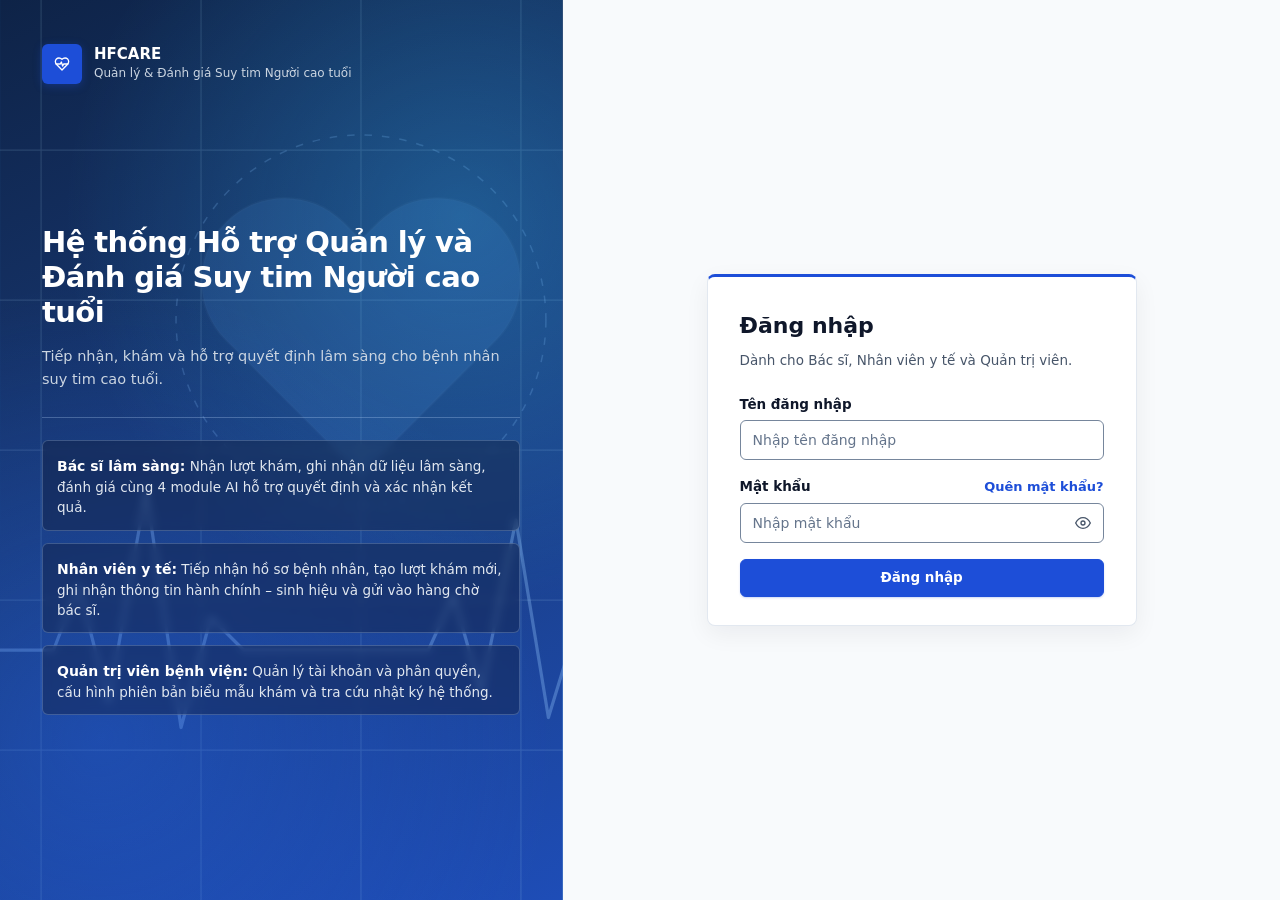
<file: submissions/suy_tim_nhom27/web/index.html>
<!DOCTYPE html>
<html lang="vi">
<head>
  <meta charset="UTF-8">
  <meta name="viewport" content="width=device-width, initial-scale=1.0">
  <title>HFCARE — Hỗ trợ Quản lý &amp; Đánh giá Suy tim Người cao tuổi</title>
  <link rel="icon" type="image/svg+xml" href="data:image/svg+xml,%3Csvg xmlns='http://www.w3.org/2000/svg' viewBox='0 0 32 32'%3E%3Crect width='32' height='32' rx='6' fill='%231D4ED8'/%3E%3Cpath d='M6 16h5l2.5-6 4 12 2.5-6h6' fill='none' stroke='%23FFFFFF' stroke-width='2.5' stroke-linecap='round' stroke-linejoin='round'/%3E%3C/svg%3E">
  <link rel="stylesheet" href="./styles.css?v=20261128-ui2">
</head>
<body>
  <a href="#main-workspace" class="skip-link">Chuyển tới nội dung chính</a>

  <!-- Ứng dụng chính (M1–M8 + Luồng 4 Module AI) -->
  <div id="app-root" class="app-root"></div>

  <!-- Hộp thoại dùng chung -->
  <div class="modal-backdrop" id="modal-backdrop" hidden>
    <div class="modal-dialog" id="modal-dialog" role="dialog" aria-modal="true" aria-labelledby="modal-title"></div>
  </div>

  <!-- Vùng thông báo nổi (Toast) -->
  <div class="toast-region" id="toast-region" aria-live="polite" aria-atomic="true"></div>

  <script src="./config.js"></script>
  <script src="./api-client.js?v=20261128-ui2"></script>
  <script src="./app.js?v=20261128-ui2"></script>
</body>
</html>
</file>
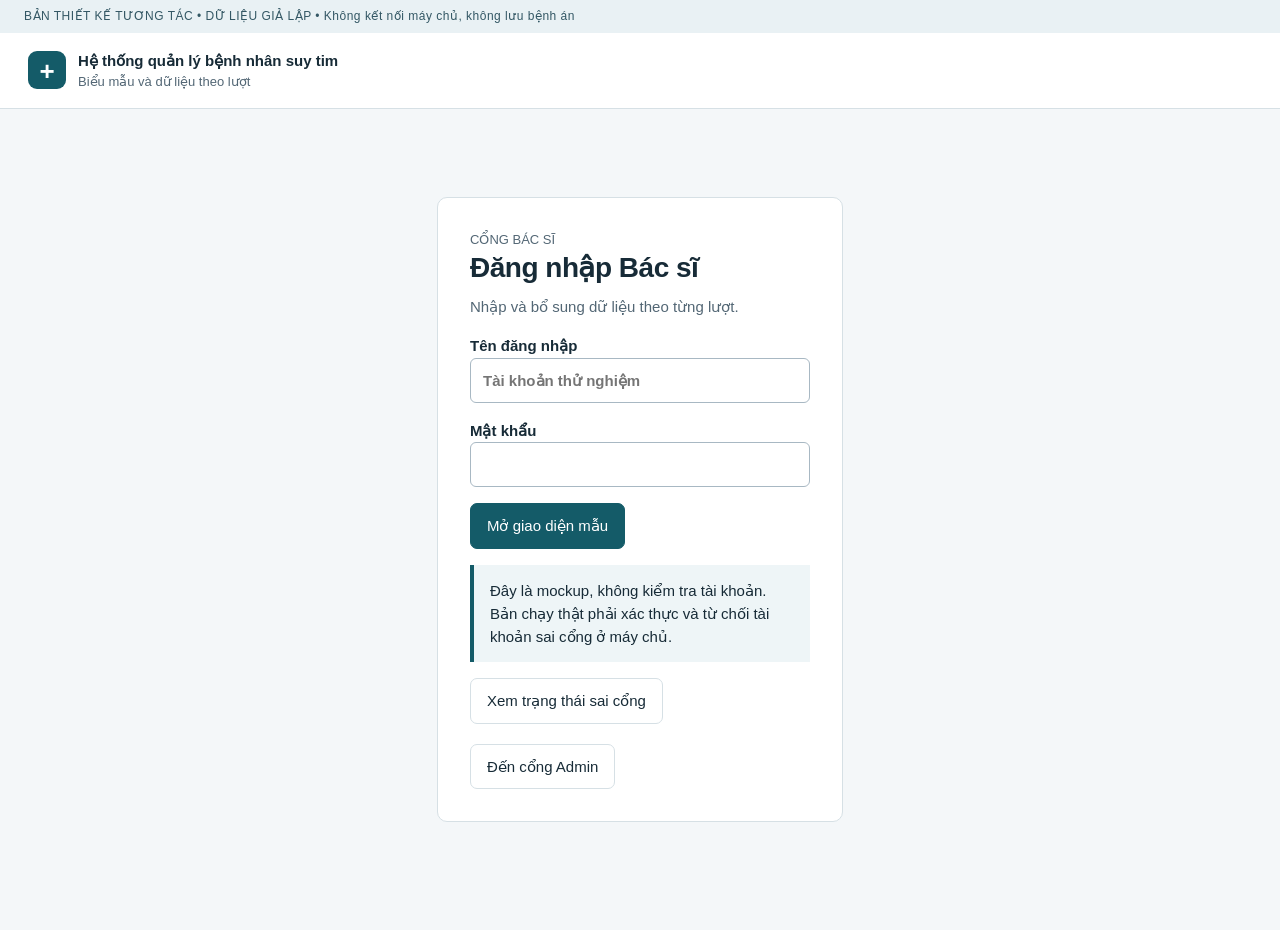
<file: submissions/suy_tim_nhom27/design/demo-web/index.html>
<!doctype html><html lang="vi"><meta charset="utf-8"><meta name="viewport" content="width=device-width,initial-scale=1"><title>Mockup • Hệ thống quản lý bệnh nhân suy tim</title><link rel="stylesheet" href="styles.css"><body><a class="skip" href="#main">Đến nội dung chính</a><div class="prototype">BẢN THIẾT KẾ TƯƠNG TÁC • DỮ LIỆU GIẢ LẬP • Không kết nối máy chủ, không lưu bệnh án</div><header><div class="brand"><span class="mark">+</span><div>Hệ thống quản lý bệnh nhân suy tim<small>Biểu mẫu và dữ liệu theo lượt</small></div></div><div id="account"></div></header><div id="app"></div><script src="mockup.js"></script></body></html>
</file>
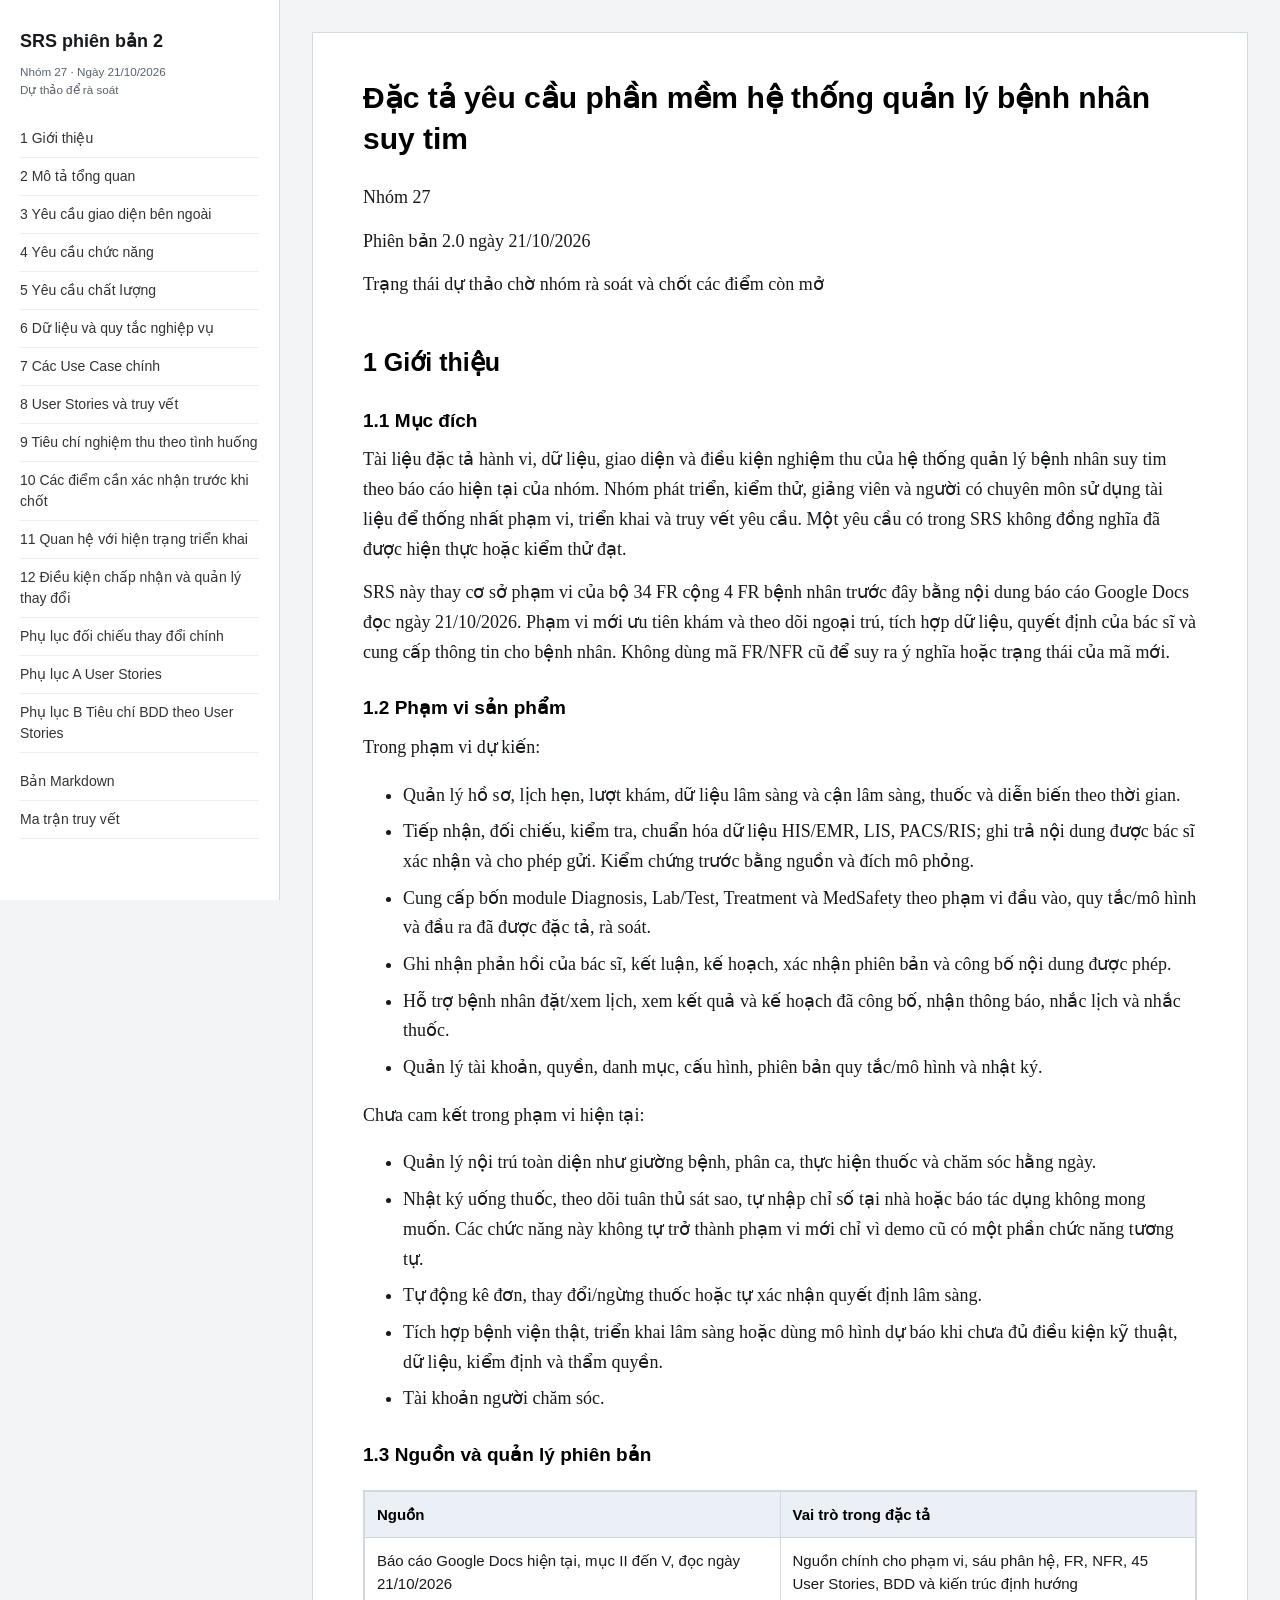
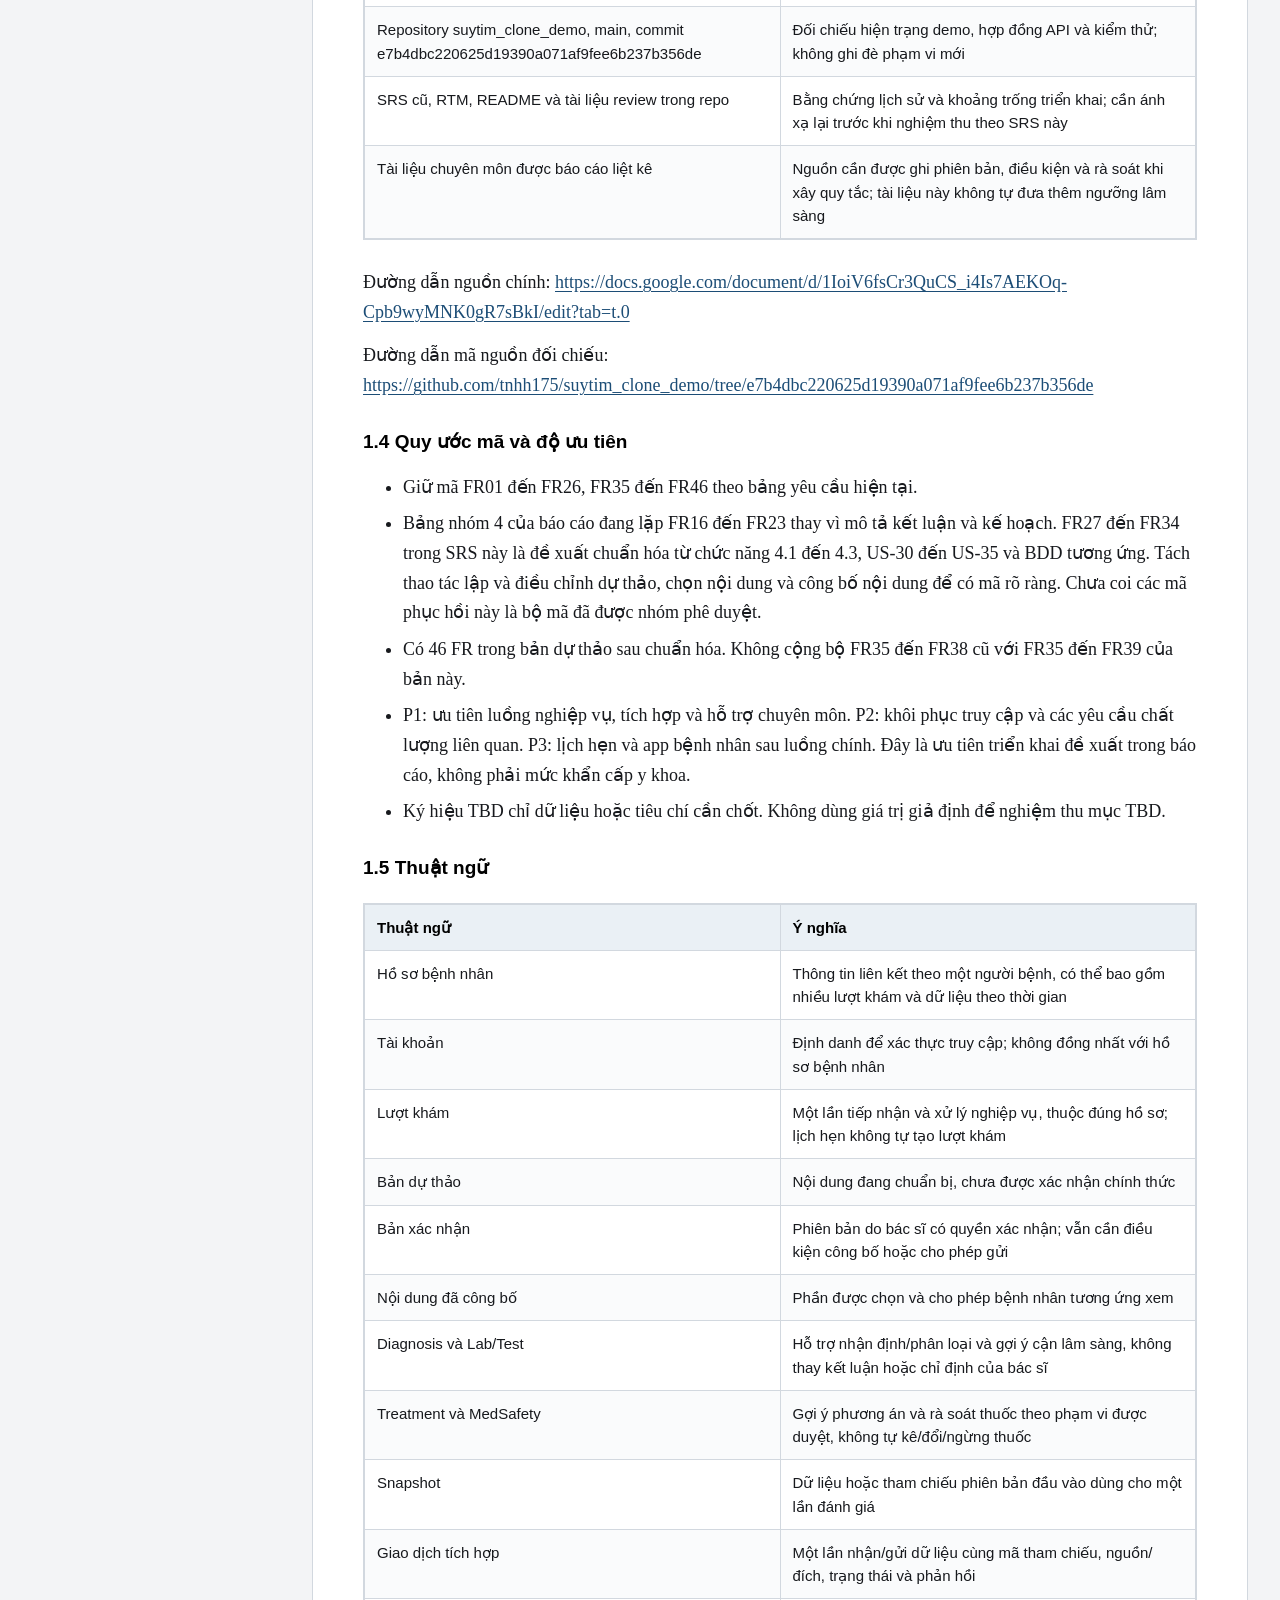
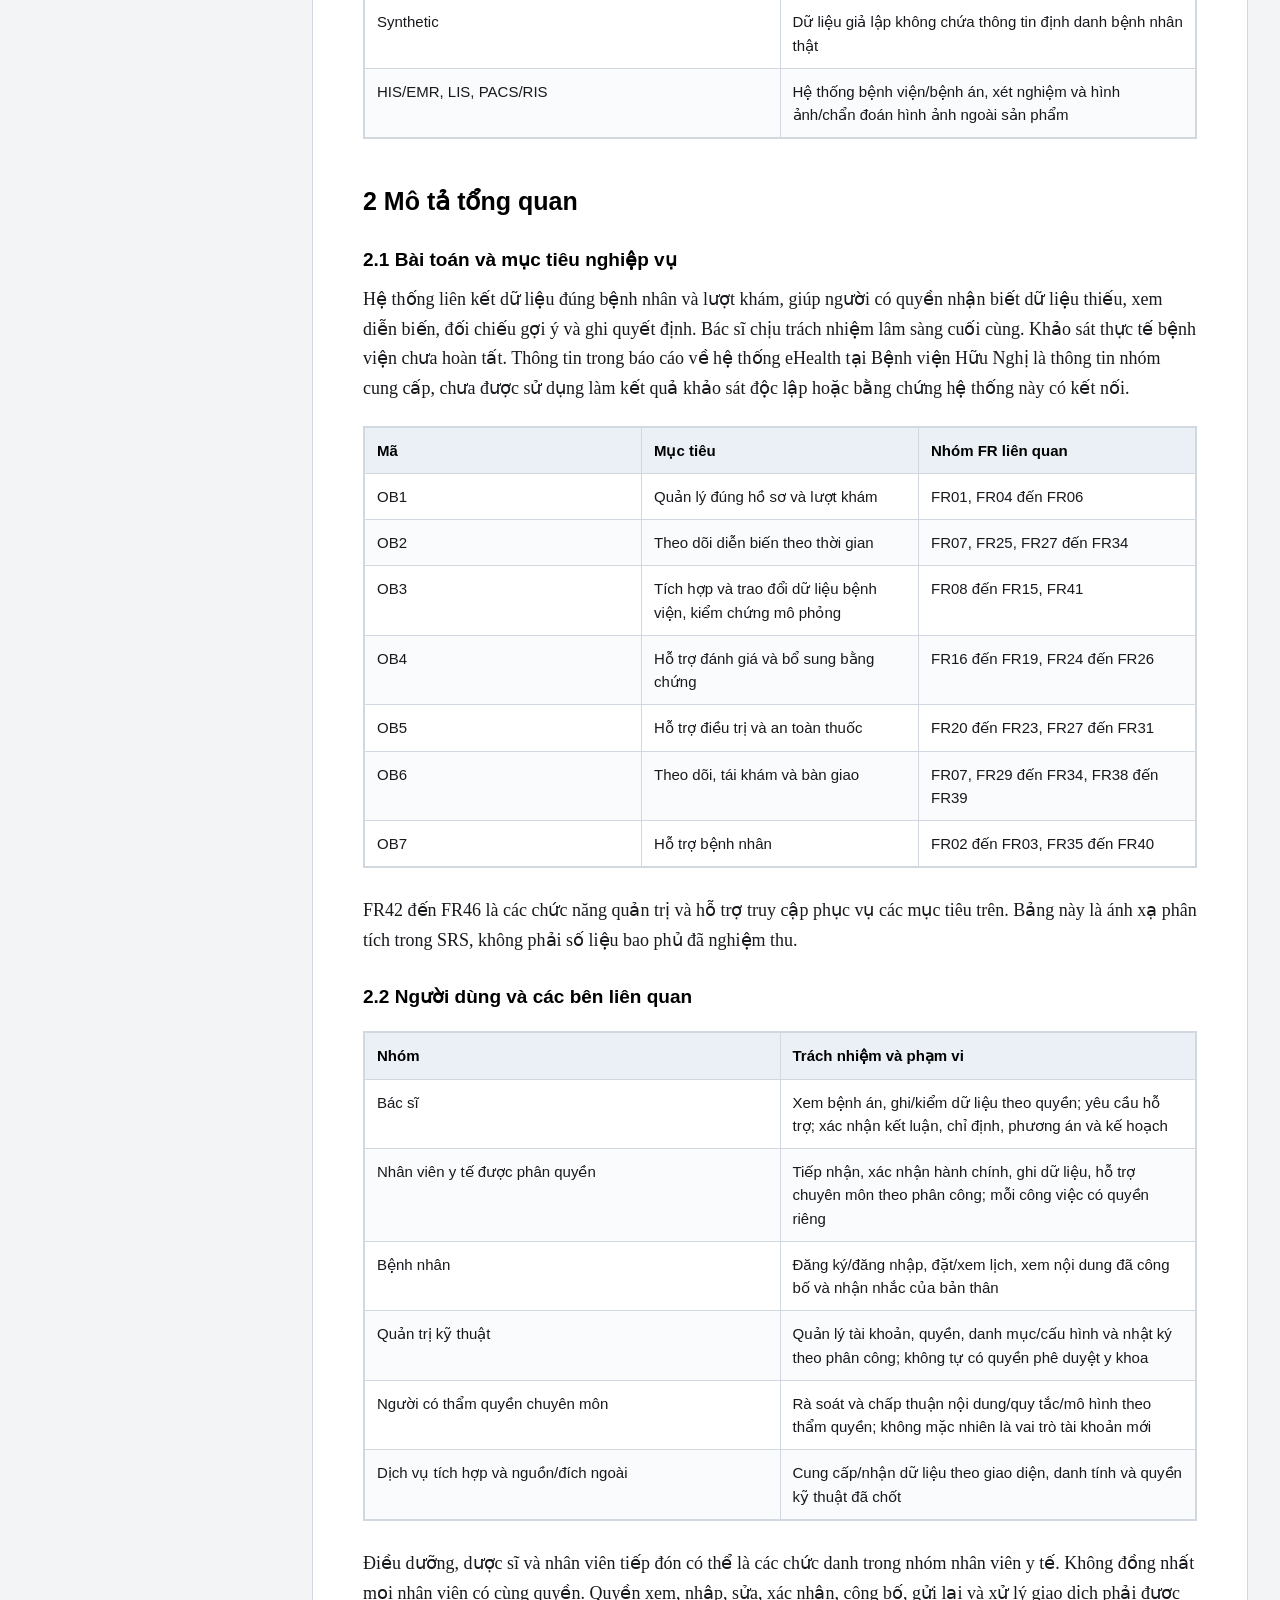
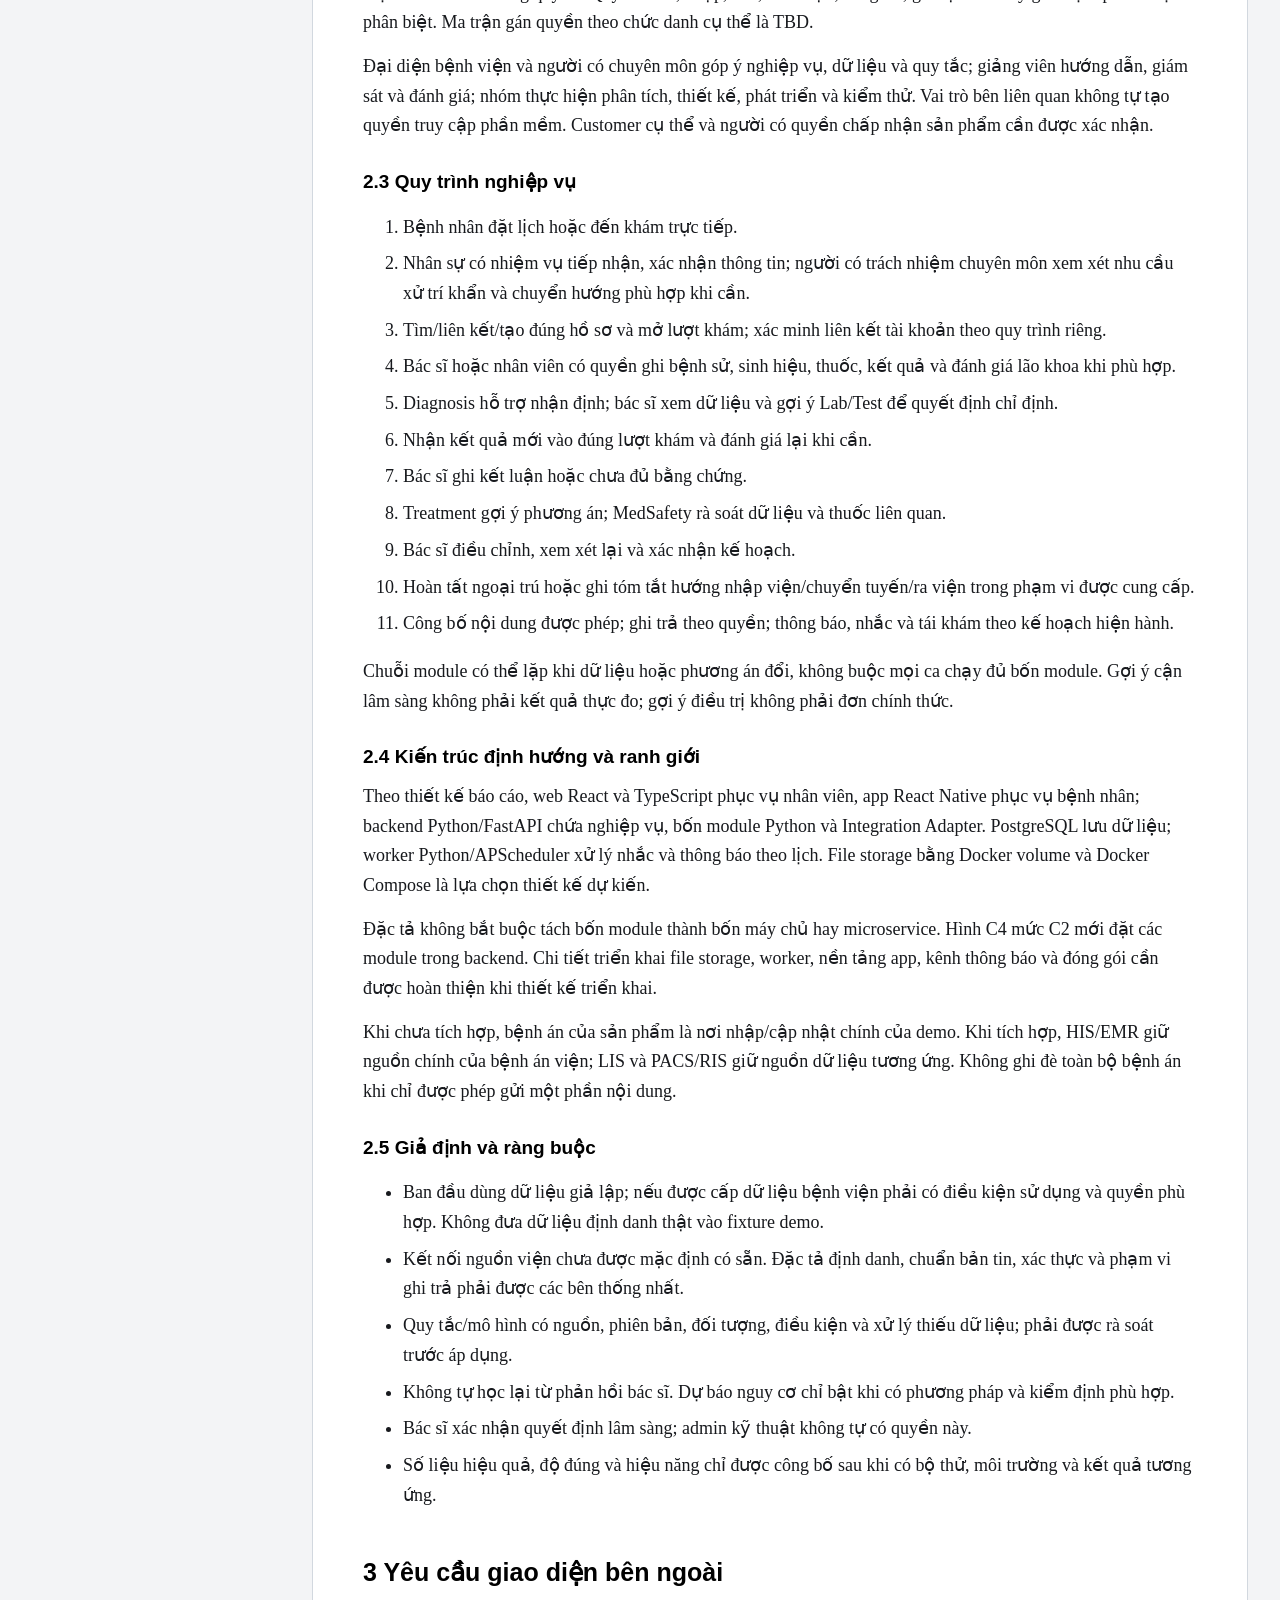
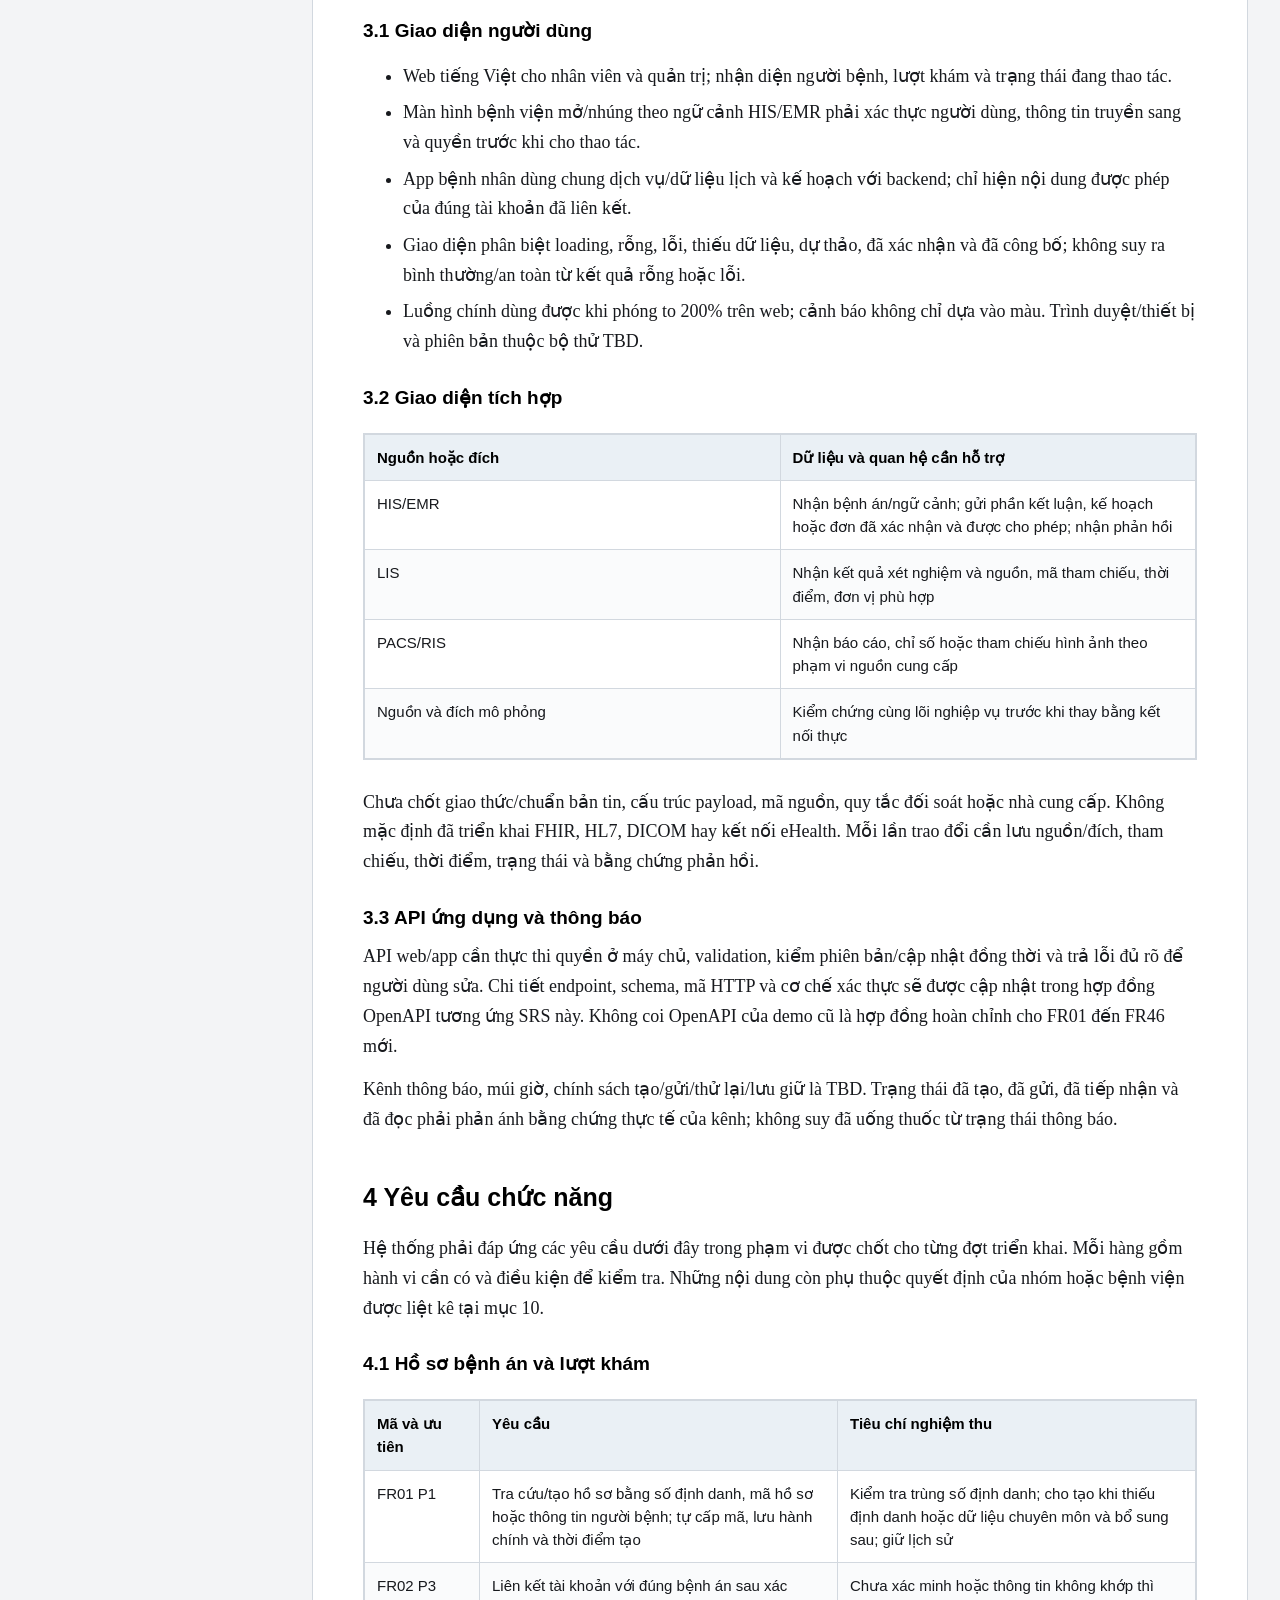
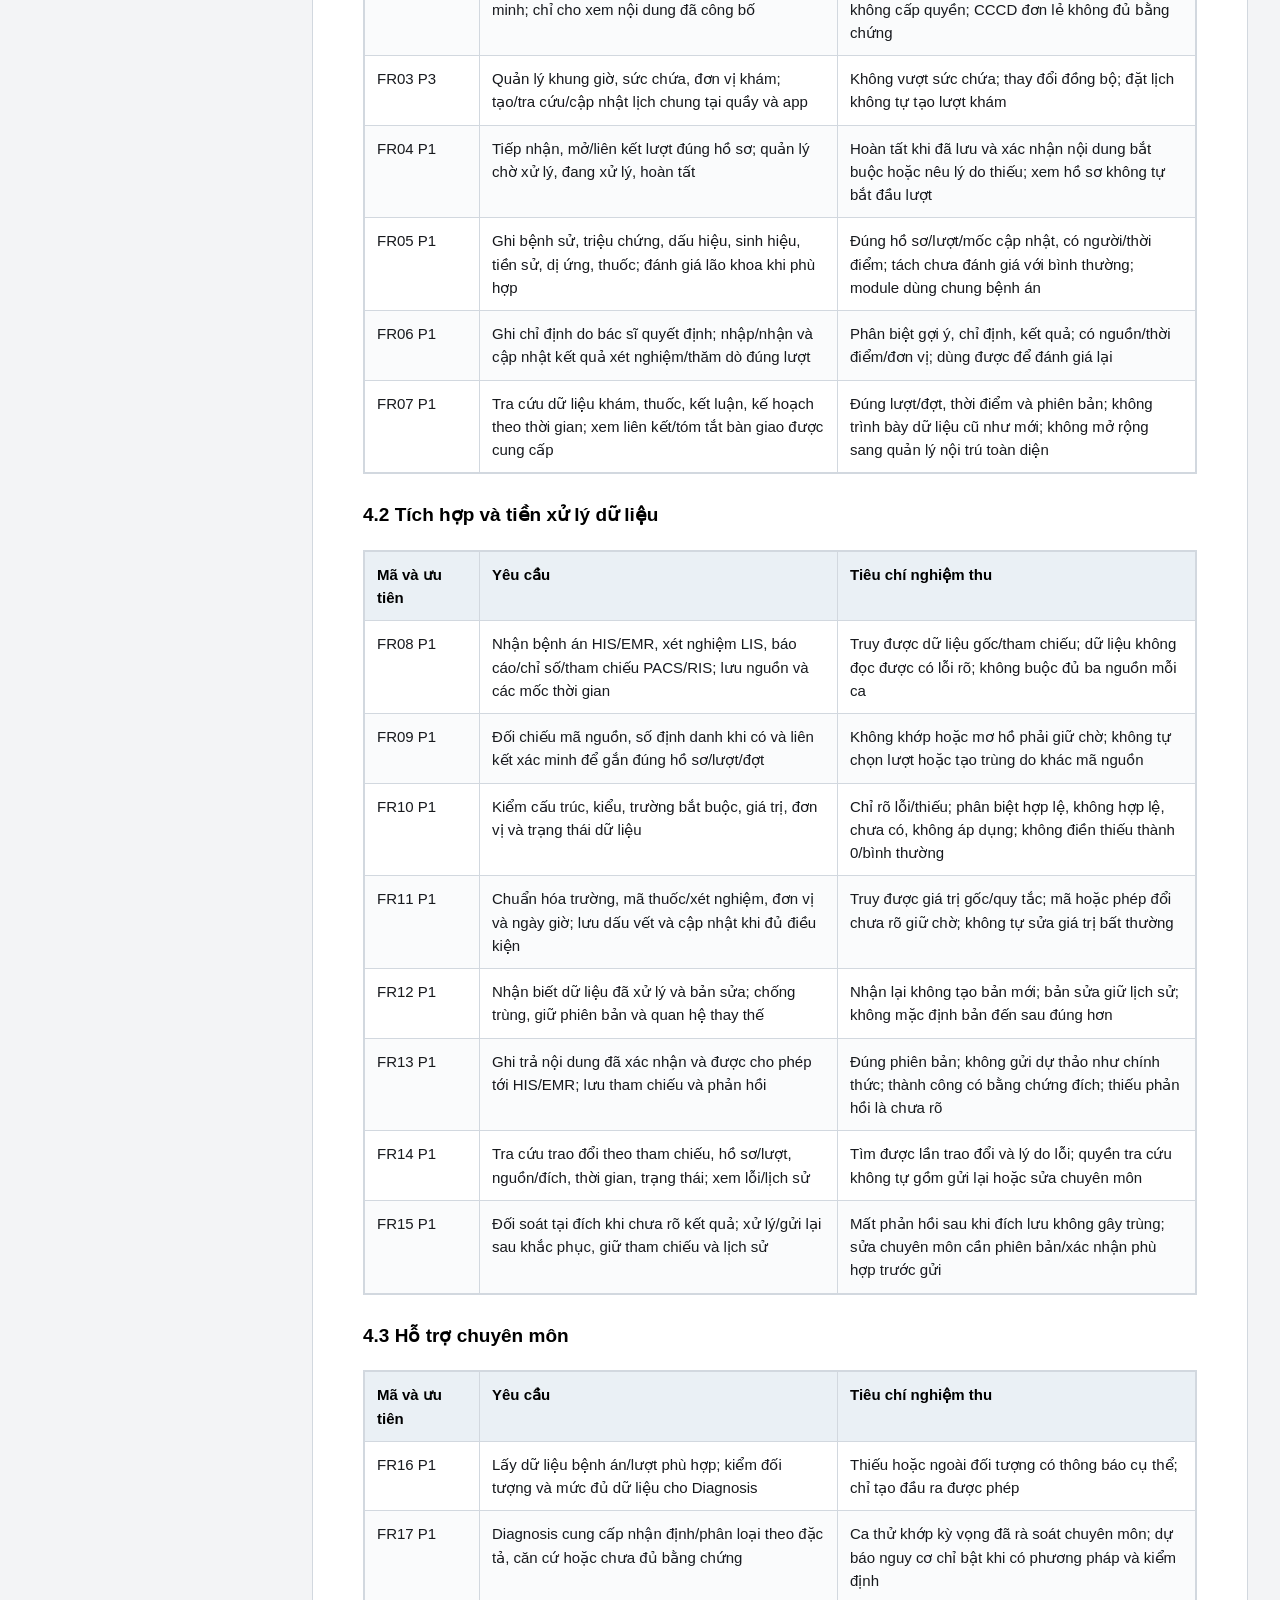
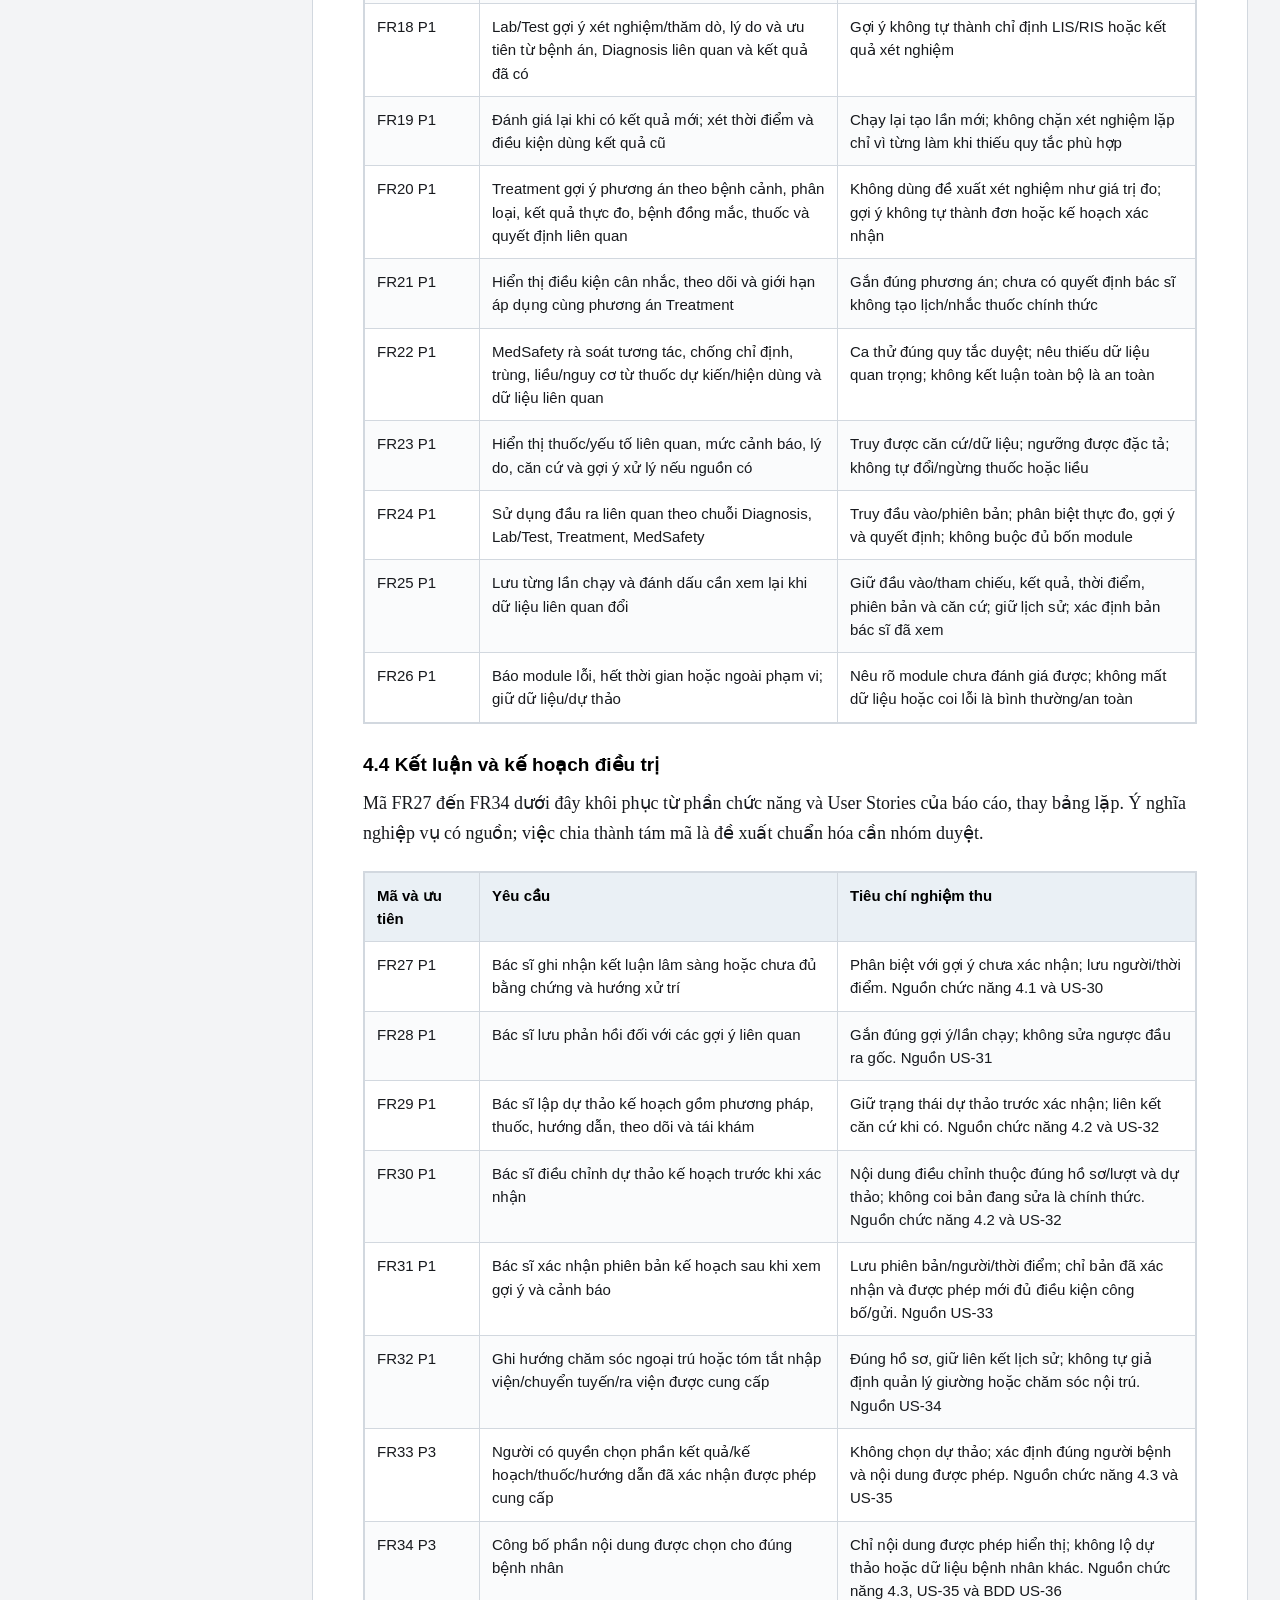
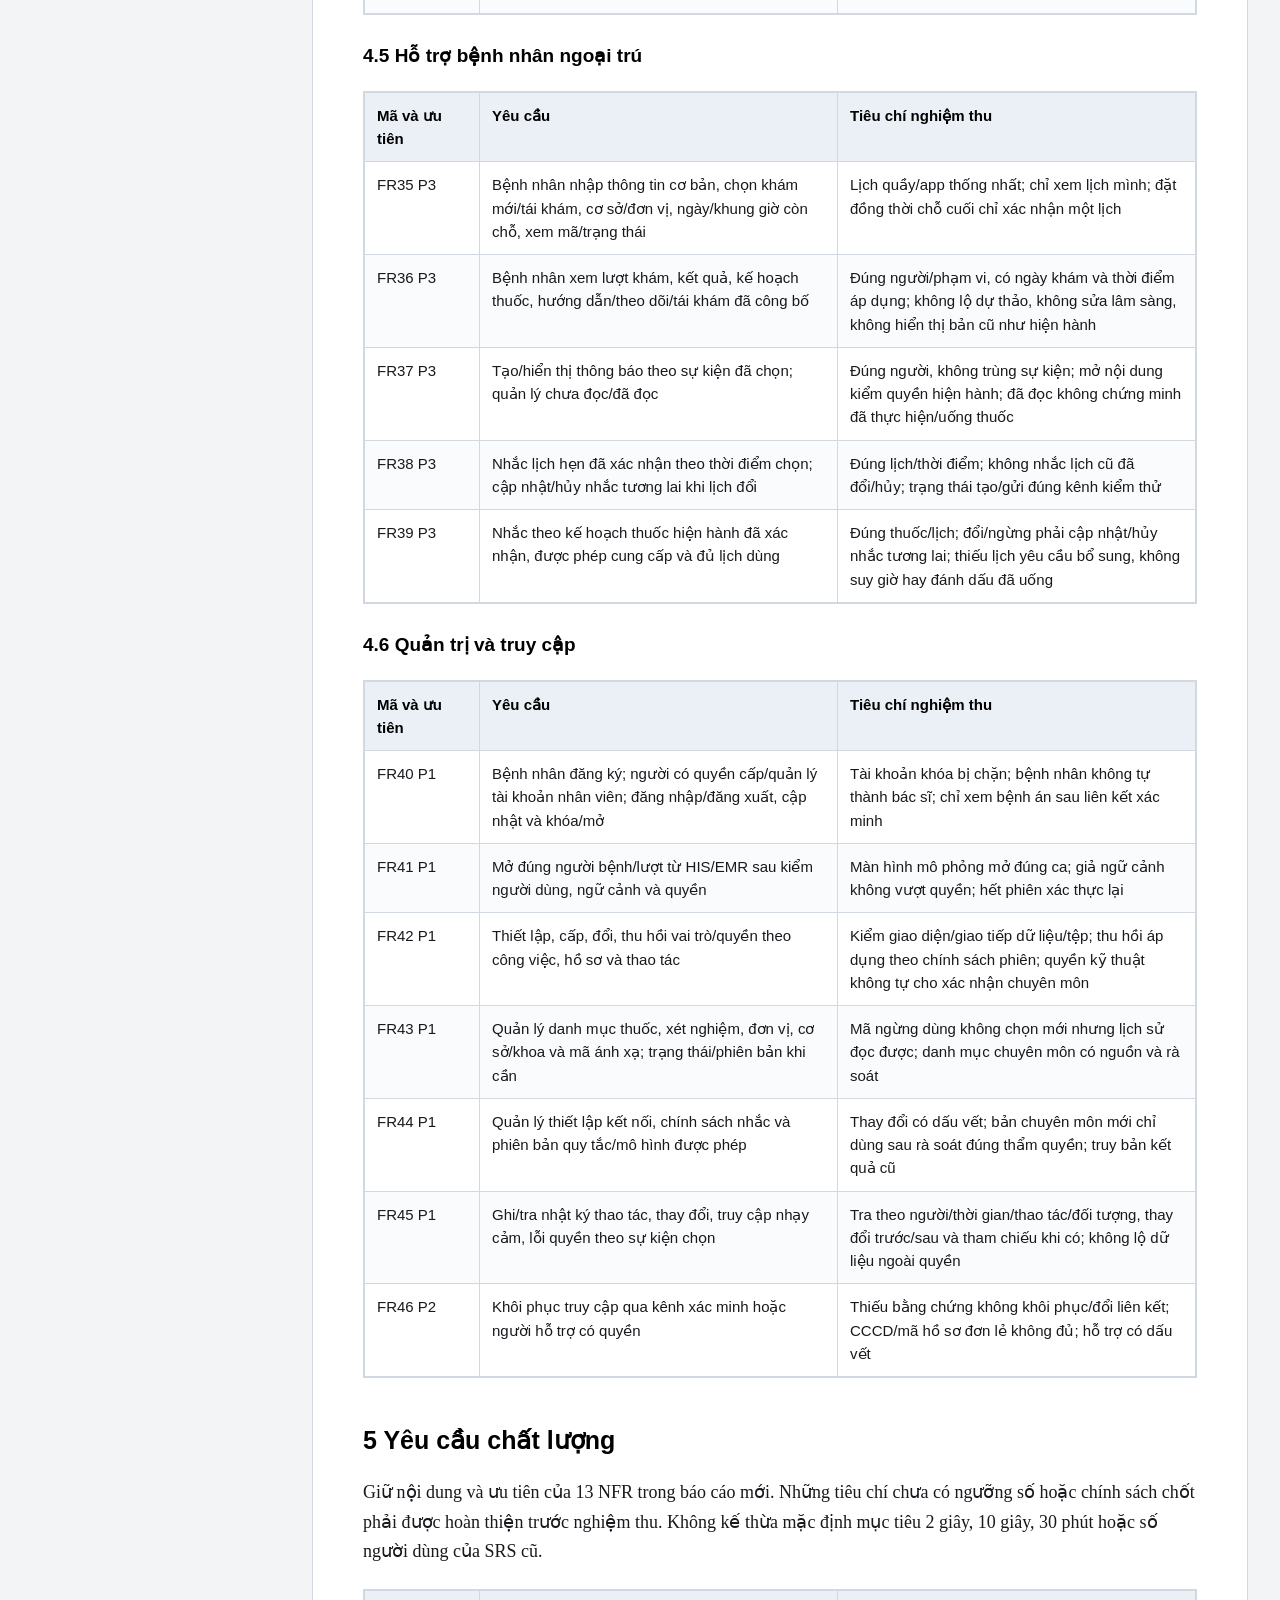
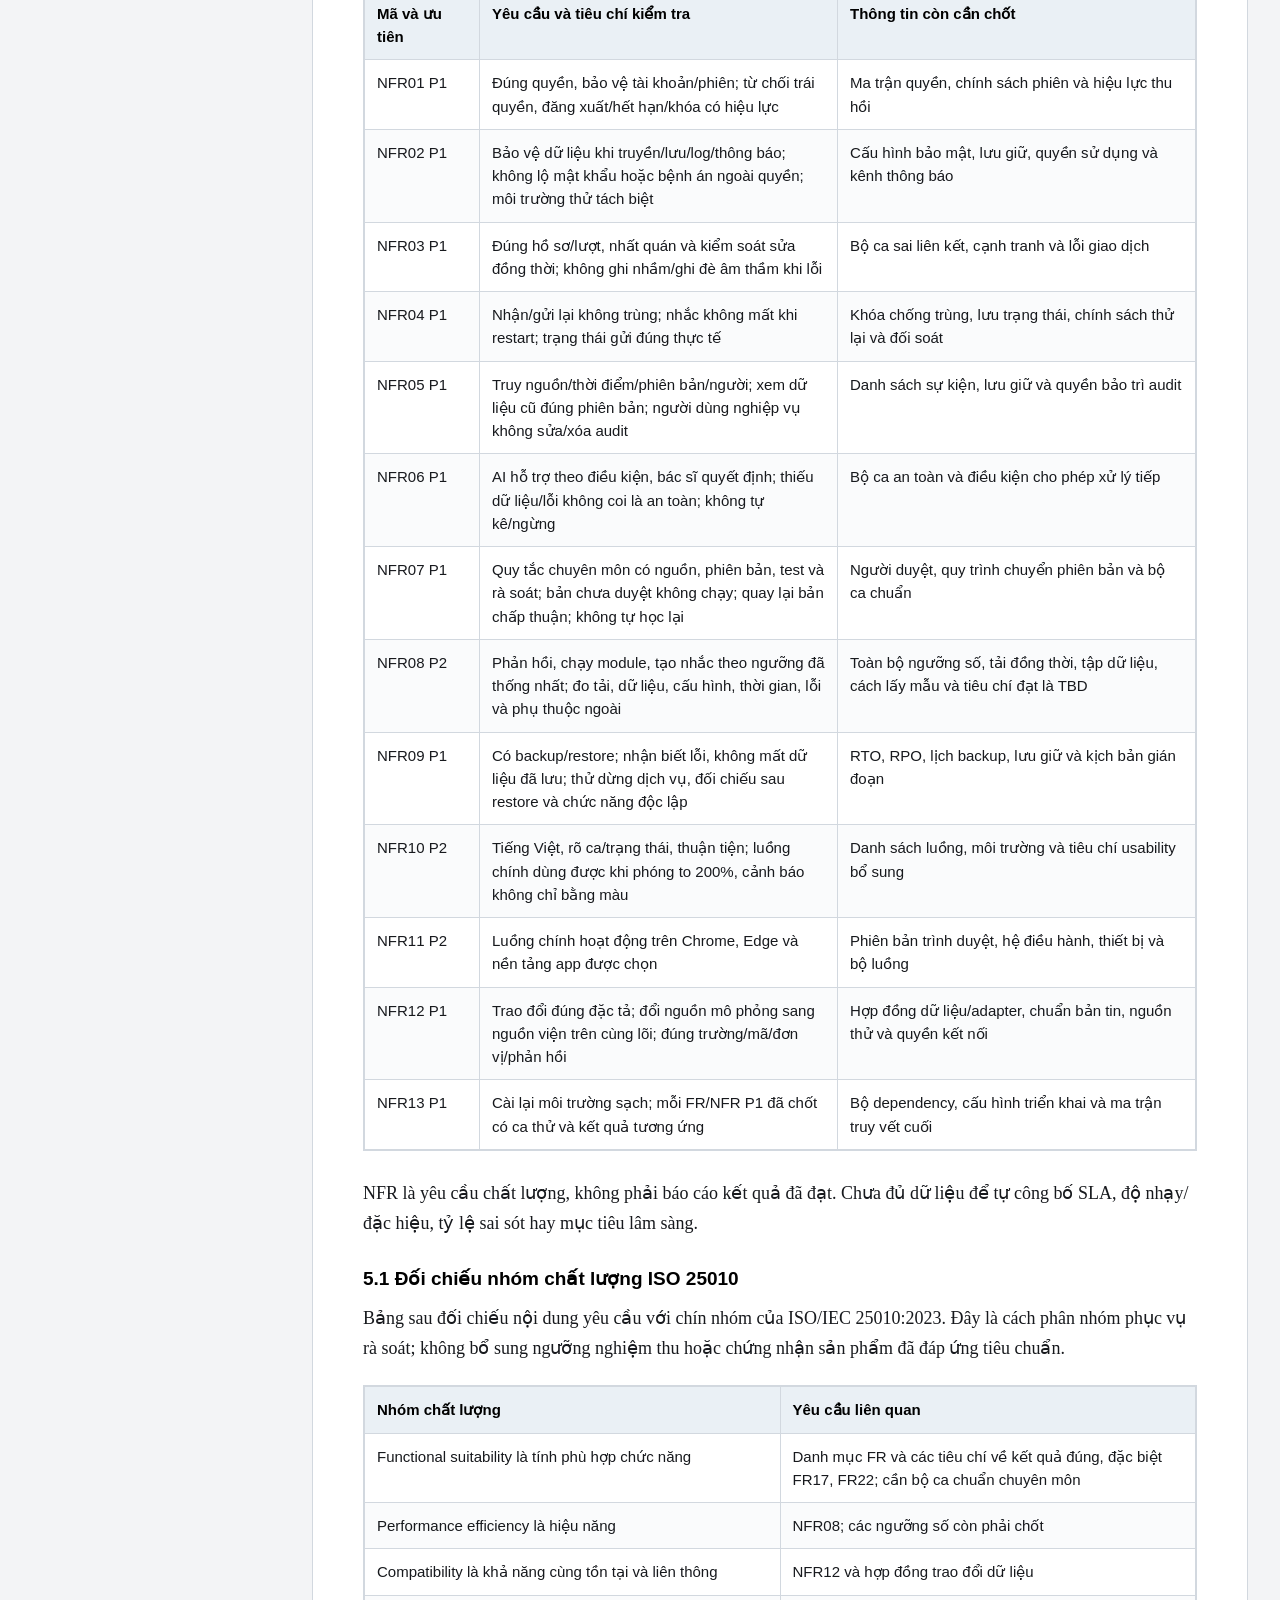
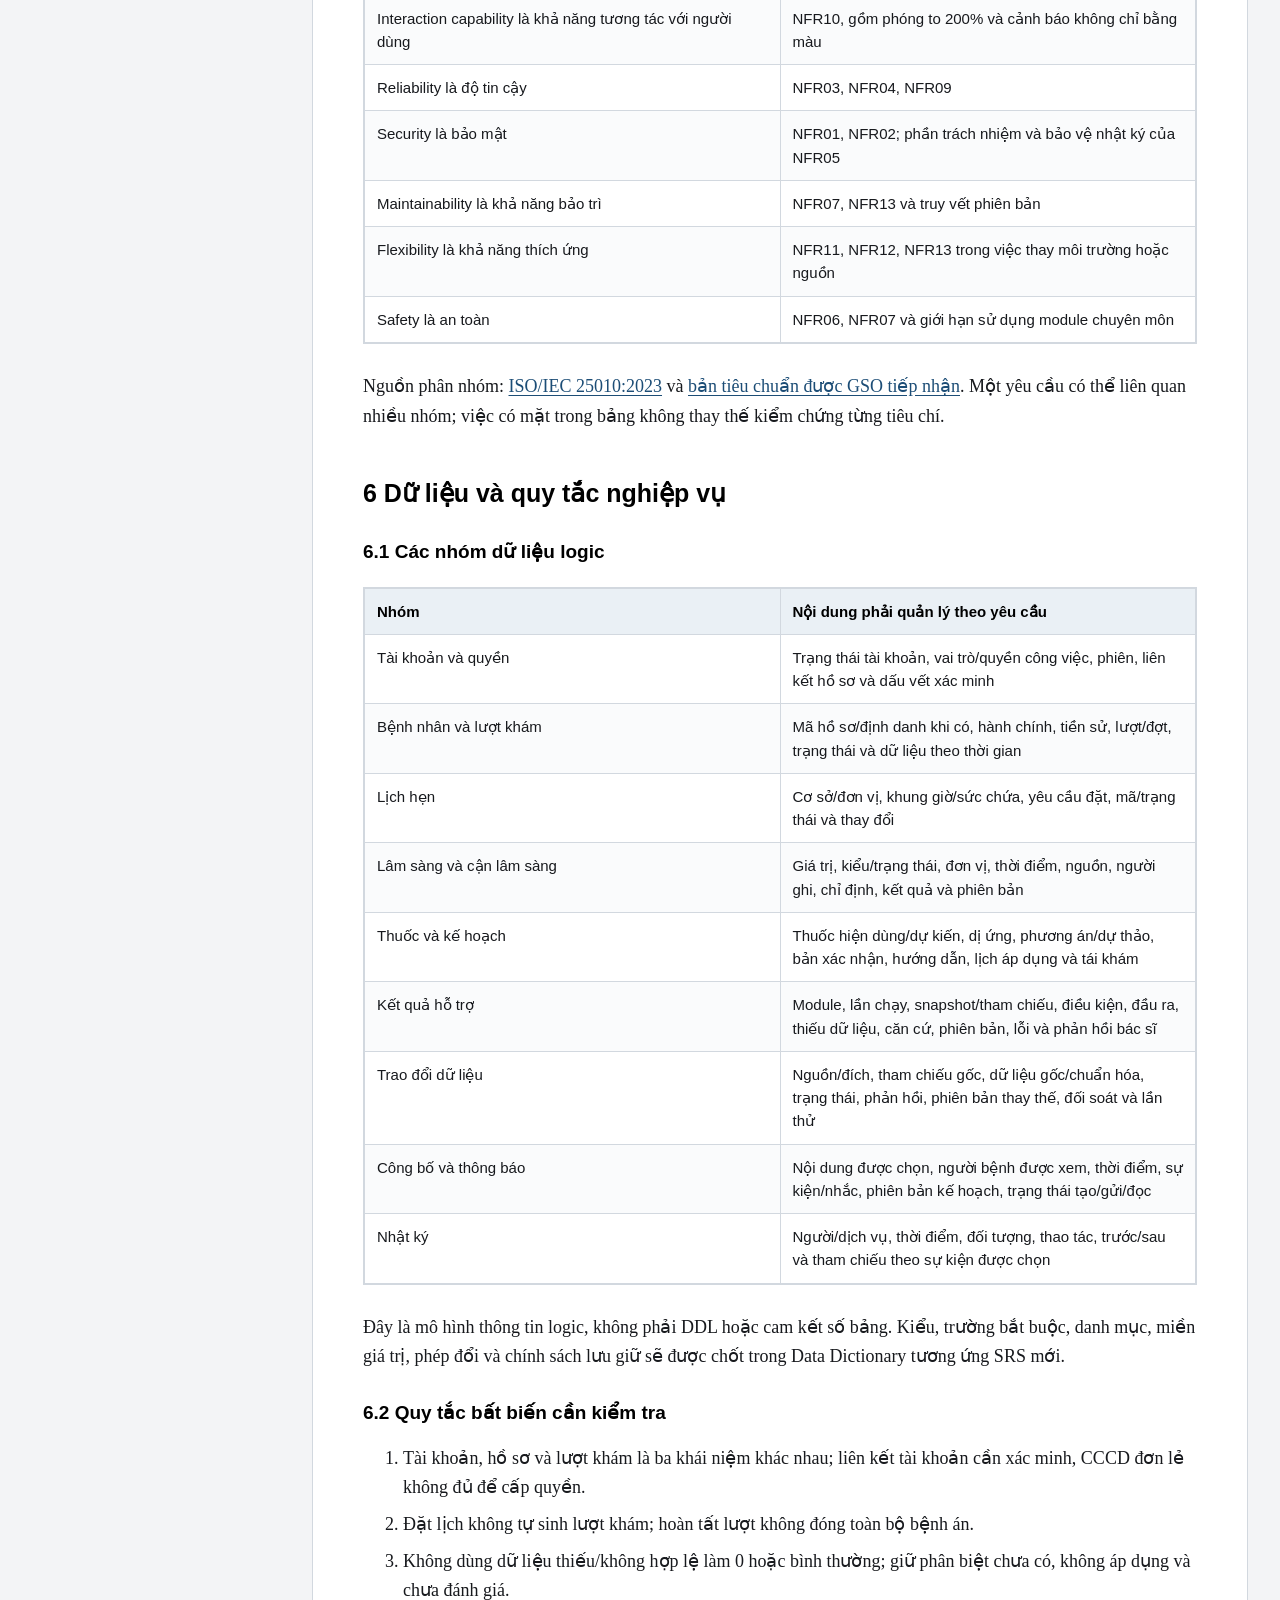
<file: submissions/suy_tim_nhom27/docs/SRS_v2_0.html>
<!doctype html><html lang="vi"><head><meta charset="utf-8"><meta name="viewport" content="width=device-width, initial-scale=1"><title>SRS phiên bản 2 hệ thống quản lý bệnh nhân suy tim</title><style>:root{color-scheme:light;--ink:#17191d;--muted:#59616b;--line:#d2d8df}
*{box-sizing:border-box}html{scroll-behavior:smooth;scroll-padding-top:26px}
body{margin:0;background:#f3f4f6;color:var(--ink);font:18px/1.65 "Times New Roman",serif}
aside{position:fixed;inset:0 auto 0 0;width:280px;overflow:auto;background:white;border-right:1px solid var(--line);padding:28px 20px;font:14px/1.5 "Segoe UI",Arial,sans-serif}
aside strong{display:block;font-size:18px;margin-bottom:8px}aside small{display:block;color:var(--muted);margin-bottom:22px}
aside a{display:block;padding:8px 0;color:#333;text-decoration:none;border-bottom:1px solid #edf0f3}aside a:hover,aside a:focus{color:#174b7a;text-decoration:underline}
main{margin:32px 32px 32px 312px;max-width:1060px;background:white;padding:45px 50px;border:1px solid var(--line)}
h1,h2,h3{font-family:"Segoe UI",Arial,sans-serif;color:#000;line-height:1.35}h1{font-size:30px;margin:0 0 24px}h2{font-size:25px;margin-top:46px;margin-bottom:20px}h3{font-size:19px;margin-top:28px;margin-bottom:12px}
p,li{overflow-wrap:anywhere}p{margin:10px 0 14px}li{margin-bottom:7px}a{color:#1c4d76;text-underline-offset:3px}
.table-scroll{overflow-x:auto;margin:22px 0 28px;border:1px solid var(--line)}table{border-collapse:collapse;width:100%;font:15px/1.55 "Segoe UI",Arial,sans-serif;table-layout:fixed}
th,td{padding:11px 12px;border:1px solid var(--line);vertical-align:top;text-align:left;overflow-wrap:anywhere}th{background:#eaf0f5;font-weight:600;color:#000}tr:nth-child(even){background:#fafbfc}
.requirements th:first-child,.requirements td:first-child{width:115px}
@media(max-width:1100px){aside{position:static;width:auto;border-right:0;border-bottom:1px solid var(--line)}aside nav{columns:2}main{margin:20px;padding:28px;max-width:none}}
@media(max-width:650px){body{font-size:16px}aside nav{columns:1}main{margin:0;padding:22px 15px;border:0}h1{font-size:25px}h2{font-size:22px}table{min-width:680px;font-size:14px}th,td{padding:9px}}
@media print{body{font:11.5pt/1.4 "Times New Roman",serif;background:#fff}aside{display:none}main{margin:0;padding:0;max-width:none;border:0}h1{font-size:22pt}h2{font-size:17pt;break-after:avoid}h3{font-size:13pt;break-after:avoid}table{min-width:0;font-size:9.5pt}th,td{padding:7px}tr{break-inside:avoid}.table-scroll{overflow:visible;border:0}a{color:inherit;text-decoration:none}@page{size:A4;margin:18mm}}</style></head><body><aside><strong>SRS phiên bản 2</strong><small>Nhóm 27 · Ngày 21/10/2026<br>Dự thảo để rà soát</small><nav aria-label="Mục lục"><a href="#section-1">1 Giới thiệu</a><a href="#section-2">2 Mô tả tổng quan</a><a href="#section-3">3 Yêu cầu giao diện bên ngoài</a><a href="#section-4">4 Yêu cầu chức năng</a><a href="#section-5">5 Yêu cầu chất lượng</a><a href="#section-6">6 Dữ liệu và quy tắc nghiệp vụ</a><a href="#section-7">7 Các Use Case chính</a><a href="#section-8">8 User Stories và truy vết</a><a href="#section-9">9 Tiêu chí nghiệm thu theo tình huống</a><a href="#section-10">10 Các điểm cần xác nhận trước khi chốt</a><a href="#section-11">11 Quan hệ với hiện trạng triển khai</a><a href="#section-12">12 Điều kiện chấp nhận và quản lý thay đổi</a><a href="#section-13">Phụ lục đối chiếu thay đổi chính</a><a href="#section-14">Phụ lục A User Stories</a><a href="#section-15">Phụ lục B Tiêu chí BDD theo User Stories</a></nav><p><a href="SRS_v2_0.md" download>Bản Markdown</a><a href="RTM_SRS_v2_0.csv" download>Ma trận truy vết</a></p></aside><main><h1>Đặc tả yêu cầu phần mềm hệ thống quản lý bệnh nhân suy tim</h1>
<p>Nhóm 27</p>
<p>Phiên bản 2.0 ngày 21/10/2026</p>
<p>Trạng thái dự thảo chờ nhóm rà soát và chốt các điểm còn mở</p>
<h2 id="section-1">1 Giới thiệu</h2>
<h3>1.1 Mục đích</h3>
<p>Tài liệu đặc tả hành vi, dữ liệu, giao diện và điều kiện nghiệm thu của hệ thống quản lý bệnh nhân suy tim theo báo cáo hiện tại của nhóm. Nhóm phát triển, kiểm thử, giảng viên và người có chuyên môn sử dụng tài liệu để thống nhất phạm vi, triển khai và truy vết yêu cầu. Một yêu cầu có trong SRS không đồng nghĩa đã được hiện thực hoặc kiểm thử đạt.</p>
<p>SRS này thay cơ sở phạm vi của bộ 34 FR cộng 4 FR bệnh nhân trước đây bằng nội dung báo cáo Google Docs đọc ngày 21/10/2026. Phạm vi mới ưu tiên khám và theo dõi ngoại trú, tích hợp dữ liệu, quyết định của bác sĩ và cung cấp thông tin cho bệnh nhân. Không dùng mã FR/NFR cũ để suy ra ý nghĩa hoặc trạng thái của mã mới.</p>
<h3>1.2 Phạm vi sản phẩm</h3>
<p>Trong phạm vi dự kiến:</p>
<ul>
<li>Quản lý hồ sơ, lịch hẹn, lượt khám, dữ liệu lâm sàng và cận lâm sàng, thuốc và diễn biến theo thời gian.</li>
<li>Tiếp nhận, đối chiếu, kiểm tra, chuẩn hóa dữ liệu HIS/EMR, LIS, PACS/RIS; ghi trả nội dung được bác sĩ xác nhận và cho phép gửi. Kiểm chứng trước bằng nguồn và đích mô phỏng.</li>
<li>Cung cấp bốn module Diagnosis, Lab/Test, Treatment và MedSafety theo phạm vi đầu vào, quy tắc/mô hình và đầu ra đã được đặc tả, rà soát.</li>
<li>Ghi nhận phản hồi của bác sĩ, kết luận, kế hoạch, xác nhận phiên bản và công bố nội dung được phép.</li>
<li>Hỗ trợ bệnh nhân đặt/xem lịch, xem kết quả và kế hoạch đã công bố, nhận thông báo, nhắc lịch và nhắc thuốc.</li>
<li>Quản lý tài khoản, quyền, danh mục, cấu hình, phiên bản quy tắc/mô hình và nhật ký.</li>
</ul>
<p>Chưa cam kết trong phạm vi hiện tại:</p>
<ul>
<li>Quản lý nội trú toàn diện như giường bệnh, phân ca, thực hiện thuốc và chăm sóc hằng ngày.</li>
<li>Nhật ký uống thuốc, theo dõi tuân thủ sát sao, tự nhập chỉ số tại nhà hoặc báo tác dụng không mong muốn. Các chức năng này không tự trở thành phạm vi mới chỉ vì demo cũ có một phần chức năng tương tự.</li>
<li>Tự động kê đơn, thay đổi/ngừng thuốc hoặc tự xác nhận quyết định lâm sàng.</li>
<li>Tích hợp bệnh viện thật, triển khai lâm sàng hoặc dùng mô hình dự báo khi chưa đủ điều kiện kỹ thuật, dữ liệu, kiểm định và thẩm quyền.</li>
<li>Tài khoản người chăm sóc.</li>
</ul>
<h3>1.3 Nguồn và quản lý phiên bản</h3>
<div class="table-scroll"><table>
<thead>
<tr>
<th>Nguồn</th>
<th>Vai trò trong đặc tả</th>
</tr>
</thead>
<tbody><tr>
<td>Báo cáo Google Docs hiện tại, mục II đến V, đọc ngày 21/10/2026</td>
<td>Nguồn chính cho phạm vi, sáu phân hệ, FR, NFR, 45 User Stories, BDD và kiến trúc định hướng</td>
</tr>
<tr>
<td>Repository suytim_clone_demo, main, commit e7b4dbc220625d19390a071af9fee6b237b356de</td>
<td>Đối chiếu hiện trạng demo, hợp đồng API và kiểm thử; không ghi đè phạm vi mới</td>
</tr>
<tr>
<td>SRS cũ, RTM, README và tài liệu review trong repo</td>
<td>Bằng chứng lịch sử và khoảng trống triển khai; cần ánh xạ lại trước khi nghiệm thu theo SRS này</td>
</tr>
<tr>
<td>Tài liệu chuyên môn được báo cáo liệt kê</td>
<td>Nguồn cần được ghi phiên bản, điều kiện và rà soát khi xây quy tắc; tài liệu này không tự đưa thêm ngưỡng lâm sàng</td>
</tr>
</tbody></table></div>
<p>Đường dẫn nguồn chính: <a href="https://docs.google.com/document/d/1IoiV6fsCr3QuCS_i4Is7AEKOq-Cpb9wyMNK0gR7sBkI/edit?tab=t.0">https://docs.google.com/document/d/1IoiV6fsCr3QuCS_i4Is7AEKOq-Cpb9wyMNK0gR7sBkI/edit?tab=t.0</a></p>
<p>Đường dẫn mã nguồn đối chiếu: <a href="https://github.com/tnhh175/suytim_clone_demo/tree/e7b4dbc220625d19390a071af9fee6b237b356de">https://github.com/tnhh175/suytim_clone_demo/tree/e7b4dbc220625d19390a071af9fee6b237b356de</a></p>
<h3>1.4 Quy ước mã và độ ưu tiên</h3>
<ul>
<li>Giữ mã FR01 đến FR26, FR35 đến FR46 theo bảng yêu cầu hiện tại.</li>
<li>Bảng nhóm 4 của báo cáo đang lặp FR16 đến FR23 thay vì mô tả kết luận và kế hoạch. FR27 đến FR34 trong SRS này là đề xuất chuẩn hóa từ chức năng 4.1 đến 4.3, US-30 đến US-35 và BDD tương ứng. Tách thao tác lập và điều chỉnh dự thảo, chọn nội dung và công bố nội dung để có mã rõ ràng. Chưa coi các mã phục hồi này là bộ mã đã được nhóm phê duyệt.</li>
<li>Có 46 FR trong bản dự thảo sau chuẩn hóa. Không cộng bộ FR35 đến FR38 cũ với FR35 đến FR39 của bản này.</li>
<li>P1: ưu tiên luồng nghiệp vụ, tích hợp và hỗ trợ chuyên môn. P2: khôi phục truy cập và các yêu cầu chất lượng liên quan. P3: lịch hẹn và app bệnh nhân sau luồng chính. Đây là ưu tiên triển khai đề xuất trong báo cáo, không phải mức khẩn cấp y khoa.</li>
<li>Ký hiệu TBD chỉ dữ liệu hoặc tiêu chí cần chốt. Không dùng giá trị giả định để nghiệm thu mục TBD.</li>
</ul>
<h3>1.5 Thuật ngữ</h3>
<div class="table-scroll"><table>
<thead>
<tr>
<th>Thuật ngữ</th>
<th>Ý nghĩa</th>
</tr>
</thead>
<tbody><tr>
<td>Hồ sơ bệnh nhân</td>
<td>Thông tin liên kết theo một người bệnh, có thể bao gồm nhiều lượt khám và dữ liệu theo thời gian</td>
</tr>
<tr>
<td>Tài khoản</td>
<td>Định danh để xác thực truy cập; không đồng nhất với hồ sơ bệnh nhân</td>
</tr>
<tr>
<td>Lượt khám</td>
<td>Một lần tiếp nhận và xử lý nghiệp vụ, thuộc đúng hồ sơ; lịch hẹn không tự tạo lượt khám</td>
</tr>
<tr>
<td>Bản dự thảo</td>
<td>Nội dung đang chuẩn bị, chưa được xác nhận chính thức</td>
</tr>
<tr>
<td>Bản xác nhận</td>
<td>Phiên bản do bác sĩ có quyền xác nhận; vẫn cần điều kiện công bố hoặc cho phép gửi</td>
</tr>
<tr>
<td>Nội dung đã công bố</td>
<td>Phần được chọn và cho phép bệnh nhân tương ứng xem</td>
</tr>
<tr>
<td>Diagnosis và Lab/Test</td>
<td>Hỗ trợ nhận định/phân loại và gợi ý cận lâm sàng, không thay kết luận hoặc chỉ định của bác sĩ</td>
</tr>
<tr>
<td>Treatment và MedSafety</td>
<td>Gợi ý phương án và rà soát thuốc theo phạm vi được duyệt, không tự kê/đổi/ngừng thuốc</td>
</tr>
<tr>
<td>Snapshot</td>
<td>Dữ liệu hoặc tham chiếu phiên bản đầu vào dùng cho một lần đánh giá</td>
</tr>
<tr>
<td>Giao dịch tích hợp</td>
<td>Một lần nhận/gửi dữ liệu cùng mã tham chiếu, nguồn/đích, trạng thái và phản hồi</td>
</tr>
<tr>
<td>Synthetic</td>
<td>Dữ liệu giả lập không chứa thông tin định danh bệnh nhân thật</td>
</tr>
<tr>
<td>HIS/EMR, LIS, PACS/RIS</td>
<td>Hệ thống bệnh viện/bệnh án, xét nghiệm và hình ảnh/chẩn đoán hình ảnh ngoài sản phẩm</td>
</tr>
</tbody></table></div>
<h2 id="section-2">2 Mô tả tổng quan</h2>
<h3>2.1 Bài toán và mục tiêu nghiệp vụ</h3>
<p>Hệ thống liên kết dữ liệu đúng bệnh nhân và lượt khám, giúp người có quyền nhận biết dữ liệu thiếu, xem diễn biến, đối chiếu gợi ý và ghi quyết định. Bác sĩ chịu trách nhiệm lâm sàng cuối cùng. Khảo sát thực tế bệnh viện chưa hoàn tất. Thông tin trong báo cáo về hệ thống eHealth tại Bệnh viện Hữu Nghị là thông tin nhóm cung cấp, chưa được sử dụng làm kết quả khảo sát độc lập hoặc bằng chứng hệ thống này có kết nối.</p>
<div class="table-scroll"><table>
<thead>
<tr>
<th>Mã</th>
<th>Mục tiêu</th>
<th>Nhóm FR liên quan</th>
</tr>
</thead>
<tbody><tr>
<td>OB1</td>
<td>Quản lý đúng hồ sơ và lượt khám</td>
<td>FR01, FR04 đến FR06</td>
</tr>
<tr>
<td>OB2</td>
<td>Theo dõi diễn biến theo thời gian</td>
<td>FR07, FR25, FR27 đến FR34</td>
</tr>
<tr>
<td>OB3</td>
<td>Tích hợp và trao đổi dữ liệu bệnh viện, kiểm chứng mô phỏng</td>
<td>FR08 đến FR15, FR41</td>
</tr>
<tr>
<td>OB4</td>
<td>Hỗ trợ đánh giá và bổ sung bằng chứng</td>
<td>FR16 đến FR19, FR24 đến FR26</td>
</tr>
<tr>
<td>OB5</td>
<td>Hỗ trợ điều trị và an toàn thuốc</td>
<td>FR20 đến FR23, FR27 đến FR31</td>
</tr>
<tr>
<td>OB6</td>
<td>Theo dõi, tái khám và bàn giao</td>
<td>FR07, FR29 đến FR34, FR38 đến FR39</td>
</tr>
<tr>
<td>OB7</td>
<td>Hỗ trợ bệnh nhân</td>
<td>FR02 đến FR03, FR35 đến FR40</td>
</tr>
</tbody></table></div>
<p>FR42 đến FR46 là các chức năng quản trị và hỗ trợ truy cập phục vụ các mục tiêu trên. Bảng này là ánh xạ phân tích trong SRS, không phải số liệu bao phủ đã nghiệm thu.</p>
<h3>2.2 Người dùng và các bên liên quan</h3>
<div class="table-scroll"><table>
<thead>
<tr>
<th>Nhóm</th>
<th>Trách nhiệm và phạm vi</th>
</tr>
</thead>
<tbody><tr>
<td>Bác sĩ</td>
<td>Xem bệnh án, ghi/kiểm dữ liệu theo quyền; yêu cầu hỗ trợ; xác nhận kết luận, chỉ định, phương án và kế hoạch</td>
</tr>
<tr>
<td>Nhân viên y tế được phân quyền</td>
<td>Tiếp nhận, xác nhận hành chính, ghi dữ liệu, hỗ trợ chuyên môn theo phân công; mỗi công việc có quyền riêng</td>
</tr>
<tr>
<td>Bệnh nhân</td>
<td>Đăng ký/đăng nhập, đặt/xem lịch, xem nội dung đã công bố và nhận nhắc của bản thân</td>
</tr>
<tr>
<td>Quản trị kỹ thuật</td>
<td>Quản lý tài khoản, quyền, danh mục/cấu hình và nhật ký theo phân công; không tự có quyền phê duyệt y khoa</td>
</tr>
<tr>
<td>Người có thẩm quyền chuyên môn</td>
<td>Rà soát và chấp thuận nội dung/quy tắc/mô hình theo thẩm quyền; không mặc nhiên là vai trò tài khoản mới</td>
</tr>
<tr>
<td>Dịch vụ tích hợp và nguồn/đích ngoài</td>
<td>Cung cấp/nhận dữ liệu theo giao diện, danh tính và quyền kỹ thuật đã chốt</td>
</tr>
</tbody></table></div>
<p>Điều dưỡng, dược sĩ và nhân viên tiếp đón có thể là các chức danh trong nhóm nhân viên y tế. Không đồng nhất mọi nhân viên có cùng quyền. Quyền xem, nhập, sửa, xác nhận, công bố, gửi lại và xử lý giao dịch phải được phân biệt. Ma trận gán quyền theo chức danh cụ thể là TBD.</p>
<p>Đại diện bệnh viện và người có chuyên môn góp ý nghiệp vụ, dữ liệu và quy tắc; giảng viên hướng dẫn, giám sát và đánh giá; nhóm thực hiện phân tích, thiết kế, phát triển và kiểm thử. Vai trò bên liên quan không tự tạo quyền truy cập phần mềm. Customer cụ thể và người có quyền chấp nhận sản phẩm cần được xác nhận.</p>
<h3>2.3 Quy trình nghiệp vụ</h3>
<ol>
<li>Bệnh nhân đặt lịch hoặc đến khám trực tiếp.</li>
<li>Nhân sự có nhiệm vụ tiếp nhận, xác nhận thông tin; người có trách nhiệm chuyên môn xem xét nhu cầu xử trí khẩn và chuyển hướng phù hợp khi cần.</li>
<li>Tìm/liên kết/tạo đúng hồ sơ và mở lượt khám; xác minh liên kết tài khoản theo quy trình riêng.</li>
<li>Bác sĩ hoặc nhân viên có quyền ghi bệnh sử, sinh hiệu, thuốc, kết quả và đánh giá lão khoa khi phù hợp.</li>
<li>Diagnosis hỗ trợ nhận định; bác sĩ xem dữ liệu và gợi ý Lab/Test để quyết định chỉ định.</li>
<li>Nhận kết quả mới vào đúng lượt khám và đánh giá lại khi cần.</li>
<li>Bác sĩ ghi kết luận hoặc chưa đủ bằng chứng.</li>
<li>Treatment gợi ý phương án; MedSafety rà soát dữ liệu và thuốc liên quan.</li>
<li>Bác sĩ điều chỉnh, xem xét lại và xác nhận kế hoạch.</li>
<li>Hoàn tất ngoại trú hoặc ghi tóm tắt hướng nhập viện/chuyển tuyến/ra viện trong phạm vi được cung cấp.</li>
<li>Công bố nội dung được phép; ghi trả theo quyền; thông báo, nhắc và tái khám theo kế hoạch hiện hành.</li>
</ol>
<p>Chuỗi module có thể lặp khi dữ liệu hoặc phương án đổi, không buộc mọi ca chạy đủ bốn module. Gợi ý cận lâm sàng không phải kết quả thực đo; gợi ý điều trị không phải đơn chính thức.</p>
<h3>2.4 Kiến trúc định hướng và ranh giới</h3>
<p>Theo thiết kế báo cáo, web React và TypeScript phục vụ nhân viên, app React Native phục vụ bệnh nhân; backend Python/FastAPI chứa nghiệp vụ, bốn module Python và Integration Adapter. PostgreSQL lưu dữ liệu; worker Python/APScheduler xử lý nhắc và thông báo theo lịch. File storage bằng Docker volume và Docker Compose là lựa chọn thiết kế dự kiến.</p>
<p>Đặc tả không bắt buộc tách bốn module thành bốn máy chủ hay microservice. Hình C4 mức C2 mới đặt các module trong backend. Chi tiết triển khai file storage, worker, nền tảng app, kênh thông báo và đóng gói cần được hoàn thiện khi thiết kế triển khai.</p>
<p>Khi chưa tích hợp, bệnh án của sản phẩm là nơi nhập/cập nhật chính của demo. Khi tích hợp, HIS/EMR giữ nguồn chính của bệnh án viện; LIS và PACS/RIS giữ nguồn dữ liệu tương ứng. Không ghi đè toàn bộ bệnh án khi chỉ được phép gửi một phần nội dung.</p>
<h3>2.5 Giả định và ràng buộc</h3>
<ul>
<li>Ban đầu dùng dữ liệu giả lập; nếu được cấp dữ liệu bệnh viện phải có điều kiện sử dụng và quyền phù hợp. Không đưa dữ liệu định danh thật vào fixture demo.</li>
<li>Kết nối nguồn viện chưa được mặc định có sẵn. Đặc tả định danh, chuẩn bản tin, xác thực và phạm vi ghi trả phải được các bên thống nhất.</li>
<li>Quy tắc/mô hình có nguồn, phiên bản, đối tượng, điều kiện và xử lý thiếu dữ liệu; phải được rà soát trước áp dụng.</li>
<li>Không tự học lại từ phản hồi bác sĩ. Dự báo nguy cơ chỉ bật khi có phương pháp và kiểm định phù hợp.</li>
<li>Bác sĩ xác nhận quyết định lâm sàng; admin kỹ thuật không tự có quyền này.</li>
<li>Số liệu hiệu quả, độ đúng và hiệu năng chỉ được công bố sau khi có bộ thử, môi trường và kết quả tương ứng.</li>
</ul>
<h2 id="section-3">3 Yêu cầu giao diện bên ngoài</h2>
<h3>3.1 Giao diện người dùng</h3>
<ul>
<li>Web tiếng Việt cho nhân viên và quản trị; nhận diện người bệnh, lượt khám và trạng thái đang thao tác.</li>
<li>Màn hình bệnh viện mở/nhúng theo ngữ cảnh HIS/EMR phải xác thực người dùng, thông tin truyền sang và quyền trước khi cho thao tác.</li>
<li>App bệnh nhân dùng chung dịch vụ/dữ liệu lịch và kế hoạch với backend; chỉ hiện nội dung được phép của đúng tài khoản đã liên kết.</li>
<li>Giao diện phân biệt loading, rỗng, lỗi, thiếu dữ liệu, dự thảo, đã xác nhận và đã công bố; không suy ra bình thường/an toàn từ kết quả rỗng hoặc lỗi.</li>
<li>Luồng chính dùng được khi phóng to 200% trên web; cảnh báo không chỉ dựa vào màu. Trình duyệt/thiết bị và phiên bản thuộc bộ thử TBD.</li>
</ul>
<h3>3.2 Giao diện tích hợp</h3>
<div class="table-scroll"><table>
<thead>
<tr>
<th>Nguồn hoặc đích</th>
<th>Dữ liệu và quan hệ cần hỗ trợ</th>
</tr>
</thead>
<tbody><tr>
<td>HIS/EMR</td>
<td>Nhận bệnh án/ngữ cảnh; gửi phần kết luận, kế hoạch hoặc đơn đã xác nhận và được cho phép; nhận phản hồi</td>
</tr>
<tr>
<td>LIS</td>
<td>Nhận kết quả xét nghiệm và nguồn, mã tham chiếu, thời điểm, đơn vị phù hợp</td>
</tr>
<tr>
<td>PACS/RIS</td>
<td>Nhận báo cáo, chỉ số hoặc tham chiếu hình ảnh theo phạm vi nguồn cung cấp</td>
</tr>
<tr>
<td>Nguồn và đích mô phỏng</td>
<td>Kiểm chứng cùng lõi nghiệp vụ trước khi thay bằng kết nối thực</td>
</tr>
</tbody></table></div>
<p>Chưa chốt giao thức/chuẩn bản tin, cấu trúc payload, mã nguồn, quy tắc đối soát hoặc nhà cung cấp. Không mặc định đã triển khai FHIR, HL7, DICOM hay kết nối eHealth. Mỗi lần trao đổi cần lưu nguồn/đích, tham chiếu, thời điểm, trạng thái và bằng chứng phản hồi.</p>
<h3>3.3 API ứng dụng và thông báo</h3>
<p>API web/app cần thực thi quyền ở máy chủ, validation, kiểm phiên bản/cập nhật đồng thời và trả lỗi đủ rõ để người dùng sửa. Chi tiết endpoint, schema, mã HTTP và cơ chế xác thực sẽ được cập nhật trong hợp đồng OpenAPI tương ứng SRS này. Không coi OpenAPI của demo cũ là hợp đồng hoàn chỉnh cho FR01 đến FR46 mới.</p>
<p>Kênh thông báo, múi giờ, chính sách tạo/gửi/thử lại/lưu giữ là TBD. Trạng thái đã tạo, đã gửi, đã tiếp nhận và đã đọc phải phản ánh bằng chứng thực tế của kênh; không suy đã uống thuốc từ trạng thái thông báo.</p>
<h2 id="section-4">4 Yêu cầu chức năng</h2>
<p>Hệ thống phải đáp ứng các yêu cầu dưới đây trong phạm vi được chốt cho từng đợt triển khai. Mỗi hàng gồm hành vi cần có và điều kiện để kiểm tra. Những nội dung còn phụ thuộc quyết định của nhóm hoặc bệnh viện được liệt kê tại mục 10.</p>
<h3>4.1 Hồ sơ bệnh án và lượt khám</h3>
<div class="table-scroll"><table>
<thead>
<tr>
<th>Mã và ưu tiên</th>
<th>Yêu cầu</th>
<th>Tiêu chí nghiệm thu</th>
</tr>
</thead>
<tbody><tr>
<td>FR01 P1</td>
<td>Tra cứu/tạo hồ sơ bằng số định danh, mã hồ sơ hoặc thông tin người bệnh; tự cấp mã, lưu hành chính và thời điểm tạo</td>
<td>Kiểm tra trùng số định danh; cho tạo khi thiếu định danh hoặc dữ liệu chuyên môn và bổ sung sau; giữ lịch sử</td>
</tr>
<tr>
<td>FR02 P3</td>
<td>Liên kết tài khoản với đúng bệnh án sau xác minh; chỉ cho xem nội dung đã công bố</td>
<td>Chưa xác minh hoặc thông tin không khớp thì không cấp quyền; CCCD đơn lẻ không đủ bằng chứng</td>
</tr>
<tr>
<td>FR03 P3</td>
<td>Quản lý khung giờ, sức chứa, đơn vị khám; tạo/tra cứu/cập nhật lịch chung tại quầy và app</td>
<td>Không vượt sức chứa; thay đổi đồng bộ; đặt lịch không tự tạo lượt khám</td>
</tr>
<tr>
<td>FR04 P1</td>
<td>Tiếp nhận, mở/liên kết lượt đúng hồ sơ; quản lý chờ xử lý, đang xử lý, hoàn tất</td>
<td>Hoàn tất khi đã lưu và xác nhận nội dung bắt buộc hoặc nêu lý do thiếu; xem hồ sơ không tự bắt đầu lượt</td>
</tr>
<tr>
<td>FR05 P1</td>
<td>Ghi bệnh sử, triệu chứng, dấu hiệu, sinh hiệu, tiền sử, dị ứng, thuốc; đánh giá lão khoa khi phù hợp</td>
<td>Đúng hồ sơ/lượt/mốc cập nhật, có người/thời điểm; tách chưa đánh giá với bình thường; module dùng chung bệnh án</td>
</tr>
<tr>
<td>FR06 P1</td>
<td>Ghi chỉ định do bác sĩ quyết định; nhập/nhận và cập nhật kết quả xét nghiệm/thăm dò đúng lượt</td>
<td>Phân biệt gợi ý, chỉ định, kết quả; có nguồn/thời điểm/đơn vị; dùng được để đánh giá lại</td>
</tr>
<tr>
<td>FR07 P1</td>
<td>Tra cứu dữ liệu khám, thuốc, kết luận, kế hoạch theo thời gian; xem liên kết/tóm tắt bàn giao được cung cấp</td>
<td>Đúng lượt/đợt, thời điểm và phiên bản; không trình bày dữ liệu cũ như mới; không mở rộng sang quản lý nội trú toàn diện</td>
</tr>
</tbody></table></div>
<h3>4.2 Tích hợp và tiền xử lý dữ liệu</h3>
<div class="table-scroll"><table>
<thead>
<tr>
<th>Mã và ưu tiên</th>
<th>Yêu cầu</th>
<th>Tiêu chí nghiệm thu</th>
</tr>
</thead>
<tbody><tr>
<td>FR08 P1</td>
<td>Nhận bệnh án HIS/EMR, xét nghiệm LIS, báo cáo/chỉ số/tham chiếu PACS/RIS; lưu nguồn và các mốc thời gian</td>
<td>Truy được dữ liệu gốc/tham chiếu; dữ liệu không đọc được có lỗi rõ; không buộc đủ ba nguồn mỗi ca</td>
</tr>
<tr>
<td>FR09 P1</td>
<td>Đối chiếu mã nguồn, số định danh khi có và liên kết xác minh để gắn đúng hồ sơ/lượt/đợt</td>
<td>Không khớp hoặc mơ hồ phải giữ chờ; không tự chọn lượt hoặc tạo trùng do khác mã nguồn</td>
</tr>
<tr>
<td>FR10 P1</td>
<td>Kiểm cấu trúc, kiểu, trường bắt buộc, giá trị, đơn vị và trạng thái dữ liệu</td>
<td>Chỉ rõ lỗi/thiếu; phân biệt hợp lệ, không hợp lệ, chưa có, không áp dụng; không điền thiếu thành 0/bình thường</td>
</tr>
<tr>
<td>FR11 P1</td>
<td>Chuẩn hóa trường, mã thuốc/xét nghiệm, đơn vị và ngày giờ; lưu dấu vết và cập nhật khi đủ điều kiện</td>
<td>Truy được giá trị gốc/quy tắc; mã hoặc phép đổi chưa rõ giữ chờ; không tự sửa giá trị bất thường</td>
</tr>
<tr>
<td>FR12 P1</td>
<td>Nhận biết dữ liệu đã xử lý và bản sửa; chống trùng, giữ phiên bản và quan hệ thay thế</td>
<td>Nhận lại không tạo bản mới; bản sửa giữ lịch sử; không mặc định bản đến sau đúng hơn</td>
</tr>
<tr>
<td>FR13 P1</td>
<td>Ghi trả nội dung đã xác nhận và được cho phép tới HIS/EMR; lưu tham chiếu và phản hồi</td>
<td>Đúng phiên bản; không gửi dự thảo như chính thức; thành công có bằng chứng đích; thiếu phản hồi là chưa rõ</td>
</tr>
<tr>
<td>FR14 P1</td>
<td>Tra cứu trao đổi theo tham chiếu, hồ sơ/lượt, nguồn/đích, thời gian, trạng thái; xem lỗi/lịch sử</td>
<td>Tìm được lần trao đổi và lý do lỗi; quyền tra cứu không tự gồm gửi lại hoặc sửa chuyên môn</td>
</tr>
<tr>
<td>FR15 P1</td>
<td>Đối soát tại đích khi chưa rõ kết quả; xử lý/gửi lại sau khắc phục, giữ tham chiếu và lịch sử</td>
<td>Mất phản hồi sau khi đích lưu không gây trùng; sửa chuyên môn cần phiên bản/xác nhận phù hợp trước gửi</td>
</tr>
</tbody></table></div>
<h3>4.3 Hỗ trợ chuyên môn</h3>
<div class="table-scroll"><table>
<thead>
<tr>
<th>Mã và ưu tiên</th>
<th>Yêu cầu</th>
<th>Tiêu chí nghiệm thu</th>
</tr>
</thead>
<tbody><tr>
<td>FR16 P1</td>
<td>Lấy dữ liệu bệnh án/lượt phù hợp; kiểm đối tượng và mức đủ dữ liệu cho Diagnosis</td>
<td>Thiếu hoặc ngoài đối tượng có thông báo cụ thể; chỉ tạo đầu ra được phép</td>
</tr>
<tr>
<td>FR17 P1</td>
<td>Diagnosis cung cấp nhận định/phân loại theo đặc tả, căn cứ hoặc chưa đủ bằng chứng</td>
<td>Ca thử khớp kỳ vọng đã rà soát chuyên môn; dự báo nguy cơ chỉ bật khi có phương pháp và kiểm định</td>
</tr>
<tr>
<td>FR18 P1</td>
<td>Lab/Test gợi ý xét nghiệm/thăm dò, lý do và ưu tiên từ bệnh án, Diagnosis liên quan và kết quả đã có</td>
<td>Gợi ý không tự thành chỉ định LIS/RIS hoặc kết quả xét nghiệm</td>
</tr>
<tr>
<td>FR19 P1</td>
<td>Đánh giá lại khi có kết quả mới; xét thời điểm và điều kiện dùng kết quả cũ</td>
<td>Chạy lại tạo lần mới; không chặn xét nghiệm lặp chỉ vì từng làm khi thiếu quy tắc phù hợp</td>
</tr>
<tr>
<td>FR20 P1</td>
<td>Treatment gợi ý phương án theo bệnh cảnh, phân loại, kết quả thực đo, bệnh đồng mắc, thuốc và quyết định liên quan</td>
<td>Không dùng đề xuất xét nghiệm như giá trị đo; gợi ý không tự thành đơn hoặc kế hoạch xác nhận</td>
</tr>
<tr>
<td>FR21 P1</td>
<td>Hiển thị điều kiện cân nhắc, theo dõi và giới hạn áp dụng cùng phương án Treatment</td>
<td>Gắn đúng phương án; chưa có quyết định bác sĩ không tạo lịch/nhắc thuốc chính thức</td>
</tr>
<tr>
<td>FR22 P1</td>
<td>MedSafety rà soát tương tác, chống chỉ định, trùng, liều/nguy cơ từ thuốc dự kiến/hiện dùng và dữ liệu liên quan</td>
<td>Ca thử đúng quy tắc duyệt; nêu thiếu dữ liệu quan trọng; không kết luận toàn bộ là an toàn</td>
</tr>
<tr>
<td>FR23 P1</td>
<td>Hiển thị thuốc/yếu tố liên quan, mức cảnh báo, lý do, căn cứ và gợi ý xử lý nếu nguồn có</td>
<td>Truy được căn cứ/dữ liệu; ngưỡng được đặc tả; không tự đổi/ngừng thuốc hoặc liều</td>
</tr>
<tr>
<td>FR24 P1</td>
<td>Sử dụng đầu ra liên quan theo chuỗi Diagnosis, Lab/Test, Treatment, MedSafety</td>
<td>Truy đầu vào/phiên bản; phân biệt thực đo, gợi ý và quyết định; không buộc đủ bốn module</td>
</tr>
<tr>
<td>FR25 P1</td>
<td>Lưu từng lần chạy và đánh dấu cần xem lại khi dữ liệu liên quan đổi</td>
<td>Giữ đầu vào/tham chiếu, kết quả, thời điểm, phiên bản và căn cứ; giữ lịch sử; xác định bản bác sĩ đã xem</td>
</tr>
<tr>
<td>FR26 P1</td>
<td>Báo module lỗi, hết thời gian hoặc ngoài phạm vi; giữ dữ liệu/dự thảo</td>
<td>Nêu rõ module chưa đánh giá được; không mất dữ liệu hoặc coi lỗi là bình thường/an toàn</td>
</tr>
</tbody></table></div>
<h3>4.4 Kết luận và kế hoạch điều trị</h3>
<p>Mã FR27 đến FR34 dưới đây khôi phục từ phần chức năng và User Stories của báo cáo, thay bảng lặp. Ý nghĩa nghiệp vụ có nguồn; việc chia thành tám mã là đề xuất chuẩn hóa cần nhóm duyệt.</p>
<div class="table-scroll"><table>
<thead>
<tr>
<th>Mã và ưu tiên</th>
<th>Yêu cầu</th>
<th>Tiêu chí nghiệm thu</th>
</tr>
</thead>
<tbody><tr>
<td>FR27 P1</td>
<td>Bác sĩ ghi nhận kết luận lâm sàng hoặc chưa đủ bằng chứng và hướng xử trí</td>
<td>Phân biệt với gợi ý chưa xác nhận; lưu người/thời điểm. Nguồn chức năng 4.1 và US-30</td>
</tr>
<tr>
<td>FR28 P1</td>
<td>Bác sĩ lưu phản hồi đối với các gợi ý liên quan</td>
<td>Gắn đúng gợi ý/lần chạy; không sửa ngược đầu ra gốc. Nguồn US-31</td>
</tr>
<tr>
<td>FR29 P1</td>
<td>Bác sĩ lập dự thảo kế hoạch gồm phương pháp, thuốc, hướng dẫn, theo dõi và tái khám</td>
<td>Giữ trạng thái dự thảo trước xác nhận; liên kết căn cứ khi có. Nguồn chức năng 4.2 và US-32</td>
</tr>
<tr>
<td>FR30 P1</td>
<td>Bác sĩ điều chỉnh dự thảo kế hoạch trước khi xác nhận</td>
<td>Nội dung điều chỉnh thuộc đúng hồ sơ/lượt và dự thảo; không coi bản đang sửa là chính thức. Nguồn chức năng 4.2 và US-32</td>
</tr>
<tr>
<td>FR31 P1</td>
<td>Bác sĩ xác nhận phiên bản kế hoạch sau khi xem gợi ý và cảnh báo</td>
<td>Lưu phiên bản/người/thời điểm; chỉ bản đã xác nhận và được phép mới đủ điều kiện công bố/gửi. Nguồn US-33</td>
</tr>
<tr>
<td>FR32 P1</td>
<td>Ghi hướng chăm sóc ngoại trú hoặc tóm tắt nhập viện/chuyển tuyến/ra viện được cung cấp</td>
<td>Đúng hồ sơ, giữ liên kết lịch sử; không tự giả định quản lý giường hoặc chăm sóc nội trú. Nguồn US-34</td>
</tr>
<tr>
<td>FR33 P3</td>
<td>Người có quyền chọn phần kết quả/kế hoạch/thuốc/hướng dẫn đã xác nhận được phép cung cấp</td>
<td>Không chọn dự thảo; xác định đúng người bệnh và nội dung được phép. Nguồn chức năng 4.3 và US-35</td>
</tr>
<tr>
<td>FR34 P3</td>
<td>Công bố phần nội dung được chọn cho đúng bệnh nhân</td>
<td>Chỉ nội dung được phép hiển thị; không lộ dự thảo hoặc dữ liệu bệnh nhân khác. Nguồn chức năng 4.3, US-35 và BDD US-36</td>
</tr>
</tbody></table></div>
<h3>4.5 Hỗ trợ bệnh nhân ngoại trú</h3>
<div class="table-scroll"><table>
<thead>
<tr>
<th>Mã và ưu tiên</th>
<th>Yêu cầu</th>
<th>Tiêu chí nghiệm thu</th>
</tr>
</thead>
<tbody><tr>
<td>FR35 P3</td>
<td>Bệnh nhân nhập thông tin cơ bản, chọn khám mới/tái khám, cơ sở/đơn vị, ngày/khung giờ còn chỗ, xem mã/trạng thái</td>
<td>Lịch quầy/app thống nhất; chỉ xem lịch mình; đặt đồng thời chỗ cuối chỉ xác nhận một lịch</td>
</tr>
<tr>
<td>FR36 P3</td>
<td>Bệnh nhân xem lượt khám, kết quả, kế hoạch thuốc, hướng dẫn/theo dõi/tái khám đã công bố</td>
<td>Đúng người/phạm vi, có ngày khám và thời điểm áp dụng; không lộ dự thảo, không sửa lâm sàng, không hiển thị bản cũ như hiện hành</td>
</tr>
<tr>
<td>FR37 P3</td>
<td>Tạo/hiển thị thông báo theo sự kiện đã chọn; quản lý chưa đọc/đã đọc</td>
<td>Đúng người, không trùng sự kiện; mở nội dung kiểm quyền hiện hành; đã đọc không chứng minh đã thực hiện/uống thuốc</td>
</tr>
<tr>
<td>FR38 P3</td>
<td>Nhắc lịch hẹn đã xác nhận theo thời điểm chọn; cập nhật/hủy nhắc tương lai khi lịch đổi</td>
<td>Đúng lịch/thời điểm; không nhắc lịch cũ đã đổi/hủy; trạng thái tạo/gửi đúng kênh kiểm thử</td>
</tr>
<tr>
<td>FR39 P3</td>
<td>Nhắc theo kế hoạch thuốc hiện hành đã xác nhận, được phép cung cấp và đủ lịch dùng</td>
<td>Đúng thuốc/lịch; đổi/ngừng phải cập nhật/hủy nhắc tương lai; thiếu lịch yêu cầu bổ sung, không suy giờ hay đánh dấu đã uống</td>
</tr>
</tbody></table></div>
<h3>4.6 Quản trị và truy cập</h3>
<div class="table-scroll"><table>
<thead>
<tr>
<th>Mã và ưu tiên</th>
<th>Yêu cầu</th>
<th>Tiêu chí nghiệm thu</th>
</tr>
</thead>
<tbody><tr>
<td>FR40 P1</td>
<td>Bệnh nhân đăng ký; người có quyền cấp/quản lý tài khoản nhân viên; đăng nhập/đăng xuất, cập nhật và khóa/mở</td>
<td>Tài khoản khóa bị chặn; bệnh nhân không tự thành bác sĩ; chỉ xem bệnh án sau liên kết xác minh</td>
</tr>
<tr>
<td>FR41 P1</td>
<td>Mở đúng người bệnh/lượt từ HIS/EMR sau kiểm người dùng, ngữ cảnh và quyền</td>
<td>Màn hình mô phỏng mở đúng ca; giả ngữ cảnh không vượt quyền; hết phiên xác thực lại</td>
</tr>
<tr>
<td>FR42 P1</td>
<td>Thiết lập, cấp, đổi, thu hồi vai trò/quyền theo công việc, hồ sơ và thao tác</td>
<td>Kiểm giao diện/giao tiếp dữ liệu/tệp; thu hồi áp dụng theo chính sách phiên; quyền kỹ thuật không tự cho xác nhận chuyên môn</td>
</tr>
<tr>
<td>FR43 P1</td>
<td>Quản lý danh mục thuốc, xét nghiệm, đơn vị, cơ sở/khoa và mã ánh xạ; trạng thái/phiên bản khi cần</td>
<td>Mã ngừng dùng không chọn mới nhưng lịch sử đọc được; danh mục chuyên môn có nguồn và rà soát</td>
</tr>
<tr>
<td>FR44 P1</td>
<td>Quản lý thiết lập kết nối, chính sách nhắc và phiên bản quy tắc/mô hình được phép</td>
<td>Thay đổi có dấu vết; bản chuyên môn mới chỉ dùng sau rà soát đúng thẩm quyền; truy bản kết quả cũ</td>
</tr>
<tr>
<td>FR45 P1</td>
<td>Ghi/tra nhật ký thao tác, thay đổi, truy cập nhạy cảm, lỗi quyền theo sự kiện chọn</td>
<td>Tra theo người/thời gian/thao tác/đối tượng, thay đổi trước/sau và tham chiếu khi có; không lộ dữ liệu ngoài quyền</td>
</tr>
<tr>
<td>FR46 P2</td>
<td>Khôi phục truy cập qua kênh xác minh hoặc người hỗ trợ có quyền</td>
<td>Thiếu bằng chứng không khôi phục/đổi liên kết; CCCD/mã hồ sơ đơn lẻ không đủ; hỗ trợ có dấu vết</td>
</tr>
</tbody></table></div>
<h2 id="section-5">5 Yêu cầu chất lượng</h2>
<p>Giữ nội dung và ưu tiên của 13 NFR trong báo cáo mới. Những tiêu chí chưa có ngưỡng số hoặc chính sách chốt phải được hoàn thiện trước nghiệm thu. Không kế thừa mặc định mục tiêu 2 giây, 10 giây, 30 phút hoặc số người dùng của SRS cũ.</p>
<div class="table-scroll"><table>
<thead>
<tr>
<th>Mã và ưu tiên</th>
<th>Yêu cầu và tiêu chí kiểm tra</th>
<th>Thông tin còn cần chốt</th>
</tr>
</thead>
<tbody><tr>
<td>NFR01 P1</td>
<td>Đúng quyền, bảo vệ tài khoản/phiên; từ chối trái quyền, đăng xuất/hết hạn/khóa có hiệu lực</td>
<td>Ma trận quyền, chính sách phiên và hiệu lực thu hồi</td>
</tr>
<tr>
<td>NFR02 P1</td>
<td>Bảo vệ dữ liệu khi truyền/lưu/log/thông báo; không lộ mật khẩu hoặc bệnh án ngoài quyền; môi trường thử tách biệt</td>
<td>Cấu hình bảo mật, lưu giữ, quyền sử dụng và kênh thông báo</td>
</tr>
<tr>
<td>NFR03 P1</td>
<td>Đúng hồ sơ/lượt, nhất quán và kiểm soát sửa đồng thời; không ghi nhầm/ghi đè âm thầm khi lỗi</td>
<td>Bộ ca sai liên kết, cạnh tranh và lỗi giao dịch</td>
</tr>
<tr>
<td>NFR04 P1</td>
<td>Nhận/gửi lại không trùng; nhắc không mất khi restart; trạng thái gửi đúng thực tế</td>
<td>Khóa chống trùng, lưu trạng thái, chính sách thử lại và đối soát</td>
</tr>
<tr>
<td>NFR05 P1</td>
<td>Truy nguồn/thời điểm/phiên bản/người; xem dữ liệu cũ đúng phiên bản; người dùng nghiệp vụ không sửa/xóa audit</td>
<td>Danh sách sự kiện, lưu giữ và quyền bảo trì audit</td>
</tr>
<tr>
<td>NFR06 P1</td>
<td>AI hỗ trợ theo điều kiện, bác sĩ quyết định; thiếu dữ liệu/lỗi không coi là an toàn; không tự kê/ngừng</td>
<td>Bộ ca an toàn và điều kiện cho phép xử lý tiếp</td>
</tr>
<tr>
<td>NFR07 P1</td>
<td>Quy tắc chuyên môn có nguồn, phiên bản, test và rà soát; bản chưa duyệt không chạy; quay lại bản chấp thuận; không tự học lại</td>
<td>Người duyệt, quy trình chuyển phiên bản và bộ ca chuẩn</td>
</tr>
<tr>
<td>NFR08 P2</td>
<td>Phản hồi, chạy module, tạo nhắc theo ngưỡng đã thống nhất; đo tải, dữ liệu, cấu hình, thời gian, lỗi và phụ thuộc ngoài</td>
<td>Toàn bộ ngưỡng số, tải đồng thời, tập dữ liệu, cách lấy mẫu và tiêu chí đạt là TBD</td>
</tr>
<tr>
<td>NFR09 P1</td>
<td>Có backup/restore; nhận biết lỗi, không mất dữ liệu đã lưu; thử dừng dịch vụ, đối chiếu sau restore và chức năng độc lập</td>
<td>RTO, RPO, lịch backup, lưu giữ và kịch bản gián đoạn</td>
</tr>
<tr>
<td>NFR10 P2</td>
<td>Tiếng Việt, rõ ca/trạng thái, thuận tiện; luồng chính dùng được khi phóng to 200%, cảnh báo không chỉ bằng màu</td>
<td>Danh sách luồng, môi trường và tiêu chí usability bổ sung</td>
</tr>
<tr>
<td>NFR11 P2</td>
<td>Luồng chính hoạt động trên Chrome, Edge và nền tảng app được chọn</td>
<td>Phiên bản trình duyệt, hệ điều hành, thiết bị và bộ luồng</td>
</tr>
<tr>
<td>NFR12 P1</td>
<td>Trao đổi đúng đặc tả; đổi nguồn mô phỏng sang nguồn viện trên cùng lõi; đúng trường/mã/đơn vị/phản hồi</td>
<td>Hợp đồng dữ liệu/adapter, chuẩn bản tin, nguồn thử và quyền kết nối</td>
</tr>
<tr>
<td>NFR13 P1</td>
<td>Cài lại môi trường sạch; mỗi FR/NFR P1 đã chốt có ca thử và kết quả tương ứng</td>
<td>Bộ dependency, cấu hình triển khai và ma trận truy vết cuối</td>
</tr>
</tbody></table></div>
<p>NFR là yêu cầu chất lượng, không phải báo cáo kết quả đã đạt. Chưa đủ dữ liệu để tự công bố SLA, độ nhạy/đặc hiệu, tỷ lệ sai sót hay mục tiêu lâm sàng.</p>
<h3>5.1 Đối chiếu nhóm chất lượng ISO 25010</h3>
<p>Bảng sau đối chiếu nội dung yêu cầu với chín nhóm của ISO/IEC 25010:2023. Đây là cách phân nhóm phục vụ rà soát; không bổ sung ngưỡng nghiệm thu hoặc chứng nhận sản phẩm đã đáp ứng tiêu chuẩn.</p>
<div class="table-scroll"><table>
<thead>
<tr>
<th>Nhóm chất lượng</th>
<th>Yêu cầu liên quan</th>
</tr>
</thead>
<tbody><tr>
<td>Functional suitability là tính phù hợp chức năng</td>
<td>Danh mục FR và các tiêu chí về kết quả đúng, đặc biệt FR17, FR22; cần bộ ca chuẩn chuyên môn</td>
</tr>
<tr>
<td>Performance efficiency là hiệu năng</td>
<td>NFR08; các ngưỡng số còn phải chốt</td>
</tr>
<tr>
<td>Compatibility là khả năng cùng tồn tại và liên thông</td>
<td>NFR12 và hợp đồng trao đổi dữ liệu</td>
</tr>
<tr>
<td>Interaction capability là khả năng tương tác với người dùng</td>
<td>NFR10, gồm phóng to 200% và cảnh báo không chỉ bằng màu</td>
</tr>
<tr>
<td>Reliability là độ tin cậy</td>
<td>NFR03, NFR04, NFR09</td>
</tr>
<tr>
<td>Security là bảo mật</td>
<td>NFR01, NFR02; phần trách nhiệm và bảo vệ nhật ký của NFR05</td>
</tr>
<tr>
<td>Maintainability là khả năng bảo trì</td>
<td>NFR07, NFR13 và truy vết phiên bản</td>
</tr>
<tr>
<td>Flexibility là khả năng thích ứng</td>
<td>NFR11, NFR12, NFR13 trong việc thay môi trường hoặc nguồn</td>
</tr>
<tr>
<td>Safety là an toàn</td>
<td>NFR06, NFR07 và giới hạn sử dụng module chuyên môn</td>
</tr>
</tbody></table></div>
<p>Nguồn phân nhóm: <a href="https://www.iso.org/standard/78176.html">ISO/IEC 25010:2023</a> và <a href="https://gso-sims-preview-doc-aws.s3-eu-west-1.amazonaws.com/gso-iso-iec-25010-2025-en.html">bản tiêu chuẩn được GSO tiếp nhận</a>. Một yêu cầu có thể liên quan nhiều nhóm; việc có mặt trong bảng không thay thế kiểm chứng từng tiêu chí.</p>
<h2 id="section-6">6 Dữ liệu và quy tắc nghiệp vụ</h2>
<h3>6.1 Các nhóm dữ liệu logic</h3>
<div class="table-scroll"><table>
<thead>
<tr>
<th>Nhóm</th>
<th>Nội dung phải quản lý theo yêu cầu</th>
</tr>
</thead>
<tbody><tr>
<td>Tài khoản và quyền</td>
<td>Trạng thái tài khoản, vai trò/quyền công việc, phiên, liên kết hồ sơ và dấu vết xác minh</td>
</tr>
<tr>
<td>Bệnh nhân và lượt khám</td>
<td>Mã hồ sơ/định danh khi có, hành chính, tiền sử, lượt/đợt, trạng thái và dữ liệu theo thời gian</td>
</tr>
<tr>
<td>Lịch hẹn</td>
<td>Cơ sở/đơn vị, khung giờ/sức chứa, yêu cầu đặt, mã/trạng thái và thay đổi</td>
</tr>
<tr>
<td>Lâm sàng và cận lâm sàng</td>
<td>Giá trị, kiểu/trạng thái, đơn vị, thời điểm, nguồn, người ghi, chỉ định, kết quả và phiên bản</td>
</tr>
<tr>
<td>Thuốc và kế hoạch</td>
<td>Thuốc hiện dùng/dự kiến, dị ứng, phương án/dự thảo, bản xác nhận, hướng dẫn, lịch áp dụng và tái khám</td>
</tr>
<tr>
<td>Kết quả hỗ trợ</td>
<td>Module, lần chạy, snapshot/tham chiếu, điều kiện, đầu ra, thiếu dữ liệu, căn cứ, phiên bản, lỗi và phản hồi bác sĩ</td>
</tr>
<tr>
<td>Trao đổi dữ liệu</td>
<td>Nguồn/đích, tham chiếu gốc, dữ liệu gốc/chuẩn hóa, trạng thái, phản hồi, phiên bản thay thế, đối soát và lần thử</td>
</tr>
<tr>
<td>Công bố và thông báo</td>
<td>Nội dung được chọn, người bệnh được xem, thời điểm, sự kiện/nhắc, phiên bản kế hoạch, trạng thái tạo/gửi/đọc</td>
</tr>
<tr>
<td>Nhật ký</td>
<td>Người/dịch vụ, thời điểm, đối tượng, thao tác, trước/sau và tham chiếu theo sự kiện được chọn</td>
</tr>
</tbody></table></div>
<p>Đây là mô hình thông tin logic, không phải DDL hoặc cam kết số bảng. Kiểu, trường bắt buộc, danh mục, miền giá trị, phép đổi và chính sách lưu giữ sẽ được chốt trong Data Dictionary tương ứng SRS mới.</p>
<h3>6.2 Quy tắc bất biến cần kiểm tra</h3>
<ol>
<li>Tài khoản, hồ sơ và lượt khám là ba khái niệm khác nhau; liên kết tài khoản cần xác minh, CCCD đơn lẻ không đủ để cấp quyền.</li>
<li>Đặt lịch không tự sinh lượt khám; hoàn tất lượt không đóng toàn bộ bệnh án.</li>
<li>Không dùng dữ liệu thiếu/không hợp lệ làm 0 hoặc bình thường; giữ phân biệt chưa có, không áp dụng và chưa đánh giá.</li>
<li>Dữ liệu đã đến sau không tự được ưu tiên hơn dữ liệu có nguồn/thời điểm phù hợp; bản sửa giữ lịch sử.</li>
<li>Gợi ý, chỉ định, kết quả thực đo, kết luận bác sĩ và kế hoạch chính thức không được thay thế lẫn nhau.</li>
<li>Đầu ra module cũ giữ đầu vào và phiên bản; dữ liệu liên quan đổi phải xem lại bản đang chờ xác nhận theo FR25.</li>
<li>Chỉ nội dung đã xác nhận và đủ quyền mới được gửi/công bố; xác nhận không tự cấp quyền công bố mọi nội dung.</li>
<li>Giao dịch thiếu phản hồi có trạng thái chưa rõ; không báo thành công khi chưa có bằng chứng đích và không gửi lại gây trùng.</li>
<li>Nhắc dựa trên lịch/kế hoạch hiện hành; không tự suy giờ uống, không đánh dấu bệnh nhân đã uống từ trạng thái gửi/đọc.</li>
<li>Quyền kỹ thuật và quyền chuyên môn tách biệt; không tự thêm quyền dựa vào chức danh hoặc vai trò bên liên quan.</li>
</ol>
<h2 id="section-7">7 Các Use Case chính</h2>
<h3>7.1 Danh mục</h3>
<div class="table-scroll"><table>
<thead>
<tr>
<th>Mã</th>
<th>Use Case</th>
<th>Tác nhân và FR liên quan</th>
</tr>
</thead>
<tbody><tr>
<td>UC01</td>
<td>Xác thực và khôi phục truy cập</td>
<td>Bệnh nhân, nhân viên, người hỗ trợ có quyền; FR40, FR46</td>
</tr>
<tr>
<td>UC02</td>
<td>Quản lý và liên kết hồ sơ</td>
<td>Nhân viên có quyền, bệnh nhân trong bước xác minh; FR01 đến FR02</td>
</tr>
<tr>
<td>UC03</td>
<td>Quản lý và đặt lịch</td>
<td>Bệnh nhân, nhân viên có quyền; FR03, FR35</td>
</tr>
<tr>
<td>UC04</td>
<td>Tiếp nhận và cập nhật lượt khám</td>
<td>Nhân viên/bác sĩ có quyền; FR04 đến FR07</td>
</tr>
<tr>
<td>UC05</td>
<td>Tiếp nhận và chuẩn hóa nguồn</td>
<td>Dịch vụ tích hợp, nhân viên có quyền; FR08 đến FR12</td>
</tr>
<tr>
<td>UC06</td>
<td>Gửi và đối soát dữ liệu đã xác nhận</td>
<td>Dịch vụ tích hợp, người có quyền; FR13 đến FR15</td>
</tr>
<tr>
<td>UC07</td>
<td>Yêu cầu hỗ trợ chuyên môn</td>
<td>Bác sĩ; FR16 đến FR26</td>
</tr>
<tr>
<td>UC08</td>
<td>Ghi kết luận và xác nhận kế hoạch</td>
<td>Bác sĩ, nhân viên có quyền ở bước bàn giao; FR27 đến FR32</td>
</tr>
<tr>
<td>UC09</td>
<td>Công bố và xem thông tin</td>
<td>Bác sĩ/nhân viên có quyền, bệnh nhân; FR33 đến FR34, FR36</td>
</tr>
<tr>
<td>UC10</td>
<td>Thông báo và nhắc</td>
<td>Bệnh nhân, worker trong nội bộ hệ thống; FR37 đến FR39</td>
</tr>
<tr>
<td>UC11</td>
<td>Mở từ ngữ cảnh viện</td>
<td>Người dùng viện có quyền, HIS/EMR mô phỏng; FR41</td>
</tr>
<tr>
<td>UC12</td>
<td>Quản trị và truy vết</td>
<td>Quản trị, người có thẩm quyền chuyên môn theo thao tác; FR42 đến FR45</td>
</tr>
</tbody></table></div>
<p>Danh mục UC được dựng từ báo cáo để truy vết, chưa phải mã UC cũ đã phê duyệt. Worker và CSDL là thành phần nội bộ, không vẽ thành actor ngoài sản phẩm. Không đặt quan hệ include đăng nhập cho mọi thao tác vì phiên hợp lệ là tiền điều kiện.</p>
<h3>7.2 UC05 Tiếp nhận và chuẩn hóa nguồn</h3>
<ul>
<li>Tiền điều kiện: nguồn được cấu hình, danh tính/quyền dịch vụ và hợp đồng dữ liệu hợp lệ.</li>
<li>Luồng chính: nhận bản tin; lưu nguồn/tham chiếu/thời điểm; kiểm trùng/bản sửa; đối chiếu hồ sơ/lượt; kiểm cấu trúc/kiểu/miền; chuẩn hóa theo ánh xạ; cập nhật khi đủ điều kiện; lưu dấu vết/trạng thái.</li>
<li>Ngoại lệ: bản tin không đọc được báo lỗi; định danh mơ hồ giữ chờ; phép đổi/mã chưa rõ giữ chờ; bản tin lặp không tạo dữ liệu mới.</li>
<li>Hậu điều kiện: dữ liệu hoặc trạng thái chờ/lỗi có thể tra cứu, truy được gốc và lịch sử; không ghi nhầm người bệnh.</li>
</ul>
<h3>7.3 UC06 Gửi và đối soát dữ liệu</h3>
<ul>
<li>Tiền điều kiện: có nội dung được bác sĩ xác nhận, đúng phiên bản và được cho phép gửi; người/dịch vụ có quyền.</li>
<li>Luồng chính: lấy bản được phép; gắn tham chiếu; gửi tới đích; lưu phản hồi; cập nhật kết quả có bằng chứng.</li>
<li>Ngoại lệ: thiếu phản hồi ghi chưa rõ; người có quyền đối soát theo tham chiếu; xử lý lại sau khắc phục không tạo trùng. Sửa chuyên môn phải quay về bản/xác nhận tương ứng.</li>
<li>Hậu điều kiện: nội dung đã gửi và trạng thái thực tế truy vết được; không gửi dự thảo hoặc báo thành công không căn cứ.</li>
</ul>
<h3>7.4 UC07 Hỗ trợ chuyên môn</h3>
<ul>
<li>Tiền điều kiện: bác sĩ có quyền trên hồ sơ/lượt; module và phiên bản đủ điều kiện áp dụng.</li>
<li>Luồng chính: chọn module phù hợp; lấy snapshot; kiểm đối tượng/dữ liệu; tạo đầu ra trong phạm vi; hiển thị căn cứ/thiếu dữ liệu; lưu lần chạy; cho xem lại và chạy lại khi cần.</li>
<li>Ngoại lệ: thiếu dữ liệu hạn chế đầu ra; lỗi/hết thời gian/ngoài đối tượng thông báo rõ, giữ dữ liệu; không coi lỗi là âm tính hoặc an toàn.</li>
<li>Hậu điều kiện: có kết quả hoặc trạng thái chưa đánh giá được cùng dấu vết; không tự tạo chỉ định/đơn chính thức.</li>
</ul>
<h3>7.5 UC08 và UC09 Kế hoạch và công bố</h3>
<ul>
<li>Tiền điều kiện: đúng hồ sơ/lượt, người có quyền tương ứng; bác sĩ đã xem dữ liệu/gợi ý liên quan khi xác nhận.</li>
<li>Luồng chính: ghi kết luận/phản hồi; lập hoặc điều chỉnh dự thảo; bác sĩ xác nhận phiên bản; chọn nội dung được phép; công bố cho đúng bệnh nhân; bệnh nhân xem theo quyền hiện hành.</li>
<li>Ngoại lệ: nội dung chưa xác nhận không được công bố; dữ liệu ảnh hưởng đến bản chờ xác nhận phải xem lại; chưa liên kết tài khoản thì không cấp quyền xem.</li>
<li>Hậu điều kiện: phân biệt rõ gợi ý, dự thảo, bản xác nhận và phần công bố; giữ người/thời điểm/phiên bản liên quan.</li>
</ul>
<h3>7.6 UC03 và UC10 Lịch và nhắc</h3>
<ul>
<li>Tiền điều kiện: bệnh nhân có quyền, khung giờ được cung cấp; nhắc dựa trên lịch xác nhận hoặc kế hoạch thuốc đủ thông tin và được phép.</li>
<li>Luồng chính: kiểm lại sức chứa khi đặt; cấp mã/trạng thái; tạo nhắc theo chính sách; lưu trạng thái tạo/gửi/đọc theo kênh.</li>
<li>Ngoại lệ: tranh chấp chỗ cuối chỉ xác nhận một lịch; đổi/hủy lịch hoặc kế hoạch cập nhật/hủy nhắc tương lai; thiếu giờ dùng yêu cầu bổ sung.</li>
<li>Hậu điều kiện: lịch quầy/app nhất quán; không nhắc bản cũ hoặc dùng đã đọc làm bằng chứng tuân thủ.</li>
</ul>
<h3>7.7 UC01 Xác thực và khôi phục truy cập</h3>
<ul>
<li>Tác nhân: bệnh nhân, nhân viên và người hỗ trợ được cấp quyền khôi phục.</li>
<li>Tiền điều kiện: phương thức xác thực và quy trình cấp hoặc khôi phục tài khoản đã được thống nhất.</li>
<li>Luồng chính: người dùng đăng nhập theo thông tin hợp lệ; hệ thống kiểm trạng thái và quyền, tạo phiên; khi đăng xuất thì kết thúc phiên theo chính sách. Nếu cần khôi phục, người dùng thực hiện qua kênh xác minh hoặc người hỗ trợ có quyền; hệ thống ghi nhận kết quả và dấu vết.</li>
<li>Ngoại lệ: tài khoản khóa, thông tin không hợp lệ hoặc chưa đủ bằng chứng khôi phục thì không cấp truy cập. Bệnh nhân không tự cấp vai trò nhân viên. CCCD hoặc mã hồ sơ đơn lẻ không đủ để đổi liên kết.</li>
<li>Hậu điều kiện: tài khoản và phiên phản ánh đúng quyền; có thể truy lại thao tác hỗ trợ. Đăng nhập thành công không tự thay thế bước xác minh liên kết bệnh án.</li>
</ul>
<h3>7.8 UC02 Quản lý và liên kết hồ sơ</h3>
<ul>
<li>Tác nhân: nhân viên có quyền quản lý hồ sơ; bệnh nhân tham gia bước xác minh liên kết tài khoản.</li>
<li>Tiền điều kiện: người thao tác có quyền phù hợp; đã có thông tin người bệnh cần tra cứu hoặc tạo.</li>
<li>Luồng chính: tra cứu theo thông tin hiện có; kiểm trùng; tạo hồ sơ khi cần và cấp mã; bổ sung thông tin sau nếu chưa đủ. Khi liên kết tài khoản, kiểm chứng theo quy trình được chốt rồi giới hạn quyền xem vào nội dung đã công bố của đúng hồ sơ.</li>
<li>Ngoại lệ: định danh mơ hồ hoặc xác minh chưa hoàn tất thì không tự liên kết; không bắt buộc đủ dữ liệu chuyên môn để tạo hồ sơ.</li>
<li>Hậu điều kiện: có hồ sơ và lịch sử bổ sung phù hợp; liên kết truy cập chỉ được cấp sau xác minh.</li>
</ul>
<h3>7.9 UC04 Tiếp nhận và cập nhật lượt khám</h3>
<ul>
<li>Tác nhân: bác sĩ hoặc nhân viên được phân quyền cho từng thao tác.</li>
<li>Tiền điều kiện: xác định đúng hồ sơ; người thao tác có quyền tiếp nhận, ghi dữ liệu hoặc xác nhận tương ứng.</li>
<li>Luồng chính: mở hoặc liên kết lượt; cập nhật dữ liệu đúng nguồn và thời điểm; ghi chỉ định do bác sĩ quyết định; nhận kết quả; tra cứu diễn biến; hoàn tất khi đủ nội dung bắt buộc hoặc đã ghi lý do thiếu theo quy trình.</li>
<li>Ngoại lệ: liên kết không đúng hoặc dữ liệu không hợp lệ thì không ghi nhầm; xung đột cập nhật không được ghi đè âm thầm. Người dùng được hướng dẫn kiểm tra dữ liệu trước khi thực hiện lại.</li>
<li>Hậu điều kiện: dữ liệu và trạng thái gắn đúng lượt; thông tin cũ vẫn truy được; hoàn tất lượt không kết thúc toàn bộ hồ sơ.</li>
</ul>
<h3>7.10 UC11 Mở từ ngữ cảnh bệnh viện</h3>
<ul>
<li>Tác nhân: người dùng bệnh viện có quyền và hệ thống HIS/EMR mô phỏng hoặc được phép kết nối.</li>
<li>Tiền điều kiện: có hợp đồng truyền ngữ cảnh và cơ chế xác thực được thống nhất.</li>
<li>Luồng chính: tiếp nhận thông tin người dùng, người bệnh và lượt; kiểm tính hợp lệ, liên kết và quyền; mở đúng ngữ cảnh được phép.</li>
<li>Ngoại lệ: thông tin bị giả, không khớp hoặc vượt quyền thì không cho truy cập dữ liệu; hết phiên thì yêu cầu xác thực lại.</li>
<li>Hậu điều kiện: thao tác tiếp theo nằm trong đúng hồ sơ/lượt và quyền hiện hành; không dùng ngữ cảnh bên ngoài làm bằng chứng tự cấp quyền.</li>
</ul>
<h3>7.11 UC12 Quản trị và truy vết</h3>
<ul>
<li>Tác nhân: quản trị kỹ thuật, người được giao quyền quản lý danh mục hoặc người có thẩm quyền chuyên môn, tùy thao tác.</li>
<li>Tiền điều kiện: có quyền cụ thể đối với tài khoản, danh mục, cấu hình, phiên bản hoặc nhật ký cần xử lý.</li>
<li>Luồng chính: người có quyền thực hiện thay đổi; hệ thống kiểm phạm vi và điều kiện, lưu dấu vết. Phiên bản chuyên môn chỉ được phép áp dụng sau rà soát đúng thẩm quyền. Người có quyền tra cứu nhật ký theo tiêu chí được hỗ trợ.</li>
<li>Ngoại lệ: quyền kỹ thuật không cho phép xác nhận y khoa; mã đã ngừng dùng không được chọn mới; người dùng nghiệp vụ không được tự sửa hoặc xóa audit.</li>
<li>Hậu điều kiện: cấu hình và quyền có hiệu lực theo chính sách; lịch sử cũ vẫn đọc được và truy đúng phiên bản đã sử dụng.</li>
</ul>
<h2 id="section-8">8 User Stories và truy vết</h2>
<p>Các User Stories US-01 đến US-45 giữ mục đích như báo cáo hiện tại. Bảng dưới là liên kết đề xuất với bộ FR đã chuẩn hóa; kết quả kiểm thử theo mã mới chưa được tự gán là đạt.</p>
<div class="table-scroll"><table>
<thead>
<tr>
<th>User Stories</th>
<th>FR tương ứng</th>
<th>Use Case</th>
</tr>
</thead>
<tbody><tr>
<td>US-01, US-04</td>
<td>FR01, FR02</td>
<td>UC02</td>
</tr>
<tr>
<td>US-02, US-03</td>
<td>FR40</td>
<td>UC01, UC12</td>
</tr>
<tr>
<td>US-05, US-06</td>
<td>FR03, FR35</td>
<td>UC03</td>
</tr>
<tr>
<td>US-07, US-08, US-09, US-10</td>
<td>FR04, FR05, FR06, FR07 tương ứng</td>
<td>UC04</td>
</tr>
<tr>
<td>US-11, US-12, US-13, US-14, US-15</td>
<td>FR08, FR09, FR10, FR11, FR12 tương ứng</td>
<td>UC05</td>
</tr>
<tr>
<td>US-16, US-17, US-18</td>
<td>FR13, FR14, FR15 tương ứng</td>
<td>UC06</td>
</tr>
<tr>
<td>US-19 đến US-29</td>
<td>FR16 đến FR26 tương ứng theo thứ tự</td>
<td>UC07</td>
</tr>
<tr>
<td>US-30, US-31</td>
<td>FR27, FR28</td>
<td>UC08</td>
</tr>
<tr>
<td>US-32</td>
<td>FR29, FR30</td>
<td>UC08</td>
</tr>
<tr>
<td>US-33, US-34</td>
<td>FR31, FR32</td>
<td>UC08</td>
</tr>
<tr>
<td>US-35</td>
<td>FR33, FR34</td>
<td>UC09</td>
</tr>
<tr>
<td>US-36</td>
<td>FR36</td>
<td>UC09</td>
</tr>
<tr>
<td>US-37, US-38, US-39</td>
<td>FR37, FR38, FR39 tương ứng</td>
<td>UC10</td>
</tr>
<tr>
<td>US-40</td>
<td>FR41</td>
<td>UC11</td>
</tr>
<tr>
<td>US-41, US-42, US-43, US-44</td>
<td>FR42, FR43, FR44, FR45 tương ứng</td>
<td>UC12</td>
</tr>
<tr>
<td>US-45</td>
<td>FR46</td>
<td>UC01</td>
</tr>
</tbody></table></div>
<p>Mỗi ca thử thực thi cần ghi mã yêu cầu, dữ liệu đầu vào, môi trường, kết quả mong đợi, kết quả thực tế và trạng thái đạt/lỗi/bỏ qua/chưa chạy. Liên kết tới bảng/CSDL và endpoint chỉ bổ sung sau khi hợp đồng mới được đồng bộ; không lấy tên bảng/endpoint cũ làm bằng chứng đã hiện thực yêu cầu mới.</p>
<p>Bản ma trận theo từng mã được lưu trong <a href="RTM_SRS_v2_0.csv">RTM SRS phiên bản 2</a>, gồm 46 FR và 13 NFR. Trạng thái nghiệm thu của bộ mã mới được để mở cho đến khi hoàn tất ánh xạ và chạy ca thử tương ứng.</p>
<h2 id="section-9">9 Tiêu chí nghiệm thu theo tình huống</h2>
<p>Các kịch bản sau chuẩn hóa một số BDD trọng yếu từ báo cáo, là tiêu chí nghiệm thu, không phải kết quả test đã chạy. Toàn bộ 45 User Stories và 45 BDD của báo cáo được giữ trong các phụ lục ở cuối tài liệu. Ngoài các tình huống này, mỗi FR/NFR P1 đã chốt phải có ca thử theo NFR13.</p>
<div class="table-scroll"><table>
<thead>
<tr>
<th>Mã</th>
<th>Bối cảnh và hành động</th>
<th>Kết quả mong đợi và FR</th>
</tr>
</thead>
<tbody><tr>
<td>AC01</td>
<td>Có hồ sơ chưa đủ định danh/chuyên môn; người có quyền tạo hoặc bổ sung</td>
<td>Không bắt buộc đủ dữ liệu lâm sàng để tạo; kiểm trùng và giữ lịch sử; FR01</td>
</tr>
<tr>
<td>AC02</td>
<td>Chưa xác minh liên kết hoặc chỉ cung cấp CCCD; yêu cầu xem bệnh án</td>
<td>Không cấp quyền; FR02, FR40</td>
</tr>
<tr>
<td>AC03</td>
<td>Hai yêu cầu đồng thời đặt chỗ cuối</td>
<td>Chỉ xác nhận một lịch, quầy/app cùng dữ liệu, không tự tạo lượt; FR03, FR35</td>
</tr>
<tr>
<td>AC04</td>
<td>Chỉ mở xem hồ sơ hoặc hoàn tất một lượt</td>
<td>Không tự bắt đầu lượt; không đóng toàn bộ hồ sơ; FR04, FR07</td>
</tr>
<tr>
<td>AC05</td>
<td>Nhận dữ liệu có mã hồ sơ/lượt không khớp</td>
<td>Giữ chờ, không chọn bừa hoặc tạo trùng; FR09</td>
</tr>
<tr>
<td>AC06</td>
<td>Dữ liệu lỗi, thiếu hoặc phép đổi chưa rõ</td>
<td>Chỉ rõ trường; không tự điền 0/bình thường hay sửa bất thường; FR10, FR11</td>
</tr>
<tr>
<td>AC07</td>
<td>Gửi lại bản tin cũ hoặc bản sửa nguồn</td>
<td>Không trùng; bản sửa giữ lịch sử và quan hệ thay thế; FR12</td>
</tr>
<tr>
<td>AC08</td>
<td>Đích đã lưu nhưng mất phản hồi; thực hiện đối soát/gửi lại</td>
<td>Ghi chưa rõ trước đối soát, không gửi trùng và giữ tham chiếu; FR13 đến FR15</td>
</tr>
<tr>
<td>AC09</td>
<td>Diagnosis thiếu dữ liệu hoặc ngoài đối tượng</td>
<td>Thông báo điều kiện cụ thể, hạn chế đầu ra; FR16, FR17</td>
</tr>
<tr>
<td>AC10</td>
<td>Có gợi ý cận lâm sàng và sau đó có kết quả mới</td>
<td>Gợi ý không tự thành chỉ định/kết quả; đánh giá lại tạo lần mới; FR18, FR19</td>
</tr>
<tr>
<td>AC11</td>
<td>Có Treatment nhưng chưa quyết định bác sĩ</td>
<td>Không tạo đơn/kế hoạch xác nhận/lịch nhắc chính thức; FR20, FR21</td>
</tr>
<tr>
<td>AC12</td>
<td>Thiếu dữ liệu quan trọng khi rà soát thuốc</td>
<td>Nêu thiếu/căn cứ, không kết luận toàn bộ an toàn hoặc tự đổi thuốc; FR22, FR23</td>
</tr>
<tr>
<td>AC13</td>
<td>Chỉ một số module phù hợp hoặc module lỗi</td>
<td>Không buộc chạy đủ; lỗi không thành âm tính, dự thảo còn nguyên; FR24, FR26</td>
</tr>
<tr>
<td>AC14</td>
<td>Dữ liệu liên quan đổi sau lần chạy</td>
<td>Giữ lần chạy cũ, đánh dấu bản chờ xác nhận cần xem lại; FR25</td>
</tr>
<tr>
<td>AC15</td>
<td>Bác sĩ phản hồi gợi ý và xác nhận kế hoạch</td>
<td>Lưu liên kết/phiên bản/người/thời điểm; không sửa ngược gợi ý; FR27 đến FR31</td>
</tr>
<tr>
<td>AC16</td>
<td>Chọn công bố dự thảo hoặc xem nội dung người khác</td>
<td>Không công bố dự thảo, không cấp quyền sai bệnh nhân; FR33, FR34, FR36</td>
</tr>
<tr>
<td>AC17</td>
<td>Lịch/kế hoạch đã đổi hoặc thiếu giờ uống</td>
<td>Hủy/cập nhật nhắc tương lai; không đoán giờ hoặc đánh dấu đã uống; FR38, FR39</td>
</tr>
<tr>
<td>AC18</td>
<td>Truyền ngữ cảnh viện giả hoặc phiên hết hạn</td>
<td>Không vượt quyền; yêu cầu xác thực lại khi cần; FR41</td>
</tr>
<tr>
<td>AC19</td>
<td>Thu hồi quyền hoặc dùng bản quy tắc chưa duyệt</td>
<td>Áp dụng quyền theo chính sách phiên; bản chưa được phép không chạy; FR42, FR44</td>
</tr>
<tr>
<td>AC20</td>
<td>Người dùng nghiệp vụ sửa audit hoặc khôi phục không đủ bằng chứng</td>
<td>Không cho sửa/xóa nhật ký hoặc đổi liên kết không xác minh; FR45, FR46</td>
</tr>
</tbody></table></div>
<p>Nghiệm thu module thật cần bộ ca và đáp án được rà soát chuyên môn. Test stub chỉ xác nhận hợp đồng, điều phối và giới hạn trạng thái demo.</p>
<h2 id="section-10">10 Các điểm cần xác nhận trước khi chốt</h2>
<div class="table-scroll"><table>
<thead>
<tr>
<th>Mã</th>
<th>Nội dung</th>
<th>Ảnh hưởng</th>
</tr>
</thead>
<tbody><tr>
<td>TBD01</td>
<td>Người đại diện chấp nhận sản phẩm và người rà soát chuyên môn</td>
<td>Phê duyệt phạm vi và quy tắc</td>
</tr>
<tr>
<td>TBD02</td>
<td>Duyệt mã/việc tách FR27 đến FR34 và ưu tiên phần công bố</td>
<td>RTM, backlog, UC và BDD</td>
</tr>
<tr>
<td>TBD03</td>
<td>Ma trận quyền theo tiếp đón, điều dưỡng, dược sĩ, bác sĩ, quản trị và xử lý tích hợp</td>
<td>FR04 đến FR07, FR14 đến FR15, FR32 đến FR34, FR42</td>
</tr>
<tr>
<td>TBD04</td>
<td>Quy trình định danh, xác minh liên kết, cấp/khôi phục tài khoản và chính sách phiên</td>
<td>FR02, FR40, FR41, FR46; NFR01</td>
</tr>
<tr>
<td>TBD05</td>
<td>Đặc tả nguồn, mã, chuẩn bản tin, đối soát, quyền ghi trả và ngữ cảnh viện</td>
<td>FR08 đến FR15, FR41; NFR12</td>
</tr>
<tr>
<td>TBD06</td>
<td>Data Dictionary, miền/đơn vị, ngưỡng, nguồn và phiên bản quy tắc; bộ ca chuyên môn</td>
<td>FR05 đến FR06, FR10 đến FR11, FR16 đến FR26</td>
</tr>
<tr>
<td>TBD07</td>
<td>Khung giờ, sức chứa, điều kiện cập nhật/hủy lịch; không tự dùng slot 30 phút của demo cũ</td>
<td>FR03, FR35, FR38</td>
</tr>
<tr>
<td>TBD08</td>
<td>Chính sách công bố, sửa/thu hồi, hiệu lực kế hoạch và dữ liệu người bệnh được xem</td>
<td>FR31, FR33 đến FR36</td>
</tr>
<tr>
<td>TBD09</td>
<td>Nền tảng app, trình duyệt/thiết bị, kênh/múi giờ/chính sách nhắc, thử lại và lưu giữ</td>
<td>FR37 đến FR39; NFR02, NFR04, NFR11</td>
</tr>
<tr>
<td>TBD10</td>
<td>Tải, dữ liệu, cấu hình, ngưỡng thời gian, tỷ lệ lỗi và cách đo</td>
<td>NFR08</td>
</tr>
<tr>
<td>TBD11</td>
<td>RTO, RPO, lịch backup, phạm vi lỗi thành phần và lưu giữ</td>
<td>NFR09</td>
</tr>
<tr>
<td>TBD12</td>
<td>Danh sách luồng accessibility/usability, danh sách sự kiện audit và kiểm thử cài sạch</td>
<td>NFR05, NFR10, NFR13</td>
</tr>
</tbody></table></div>
<h2 id="section-11">11 Quan hệ với hiện trạng triển khai</h2>
<p>Tại commit Git đối chiếu, demo có web HTML/CSS/JavaScript do FastAPI phục vụ, PostgreSQL, năm vai trò kỹ thuật và một số luồng hồ sơ/portal. Bốn module vẫn mock_not_evaluated; chưa có bằng chứng triển khai React/TypeScript, React Native, tích hợp viện hai chiều hoặc worker thông báo theo kiến trúc mới.</p>
<p>Lần kiểm tra ngày 21/10/2026 ghi nhận 59 ca Python đạt, 1 lỗi đối chiếu OpenAPI và 4 ca PostgreSQL bỏ qua; 28 ca SQL/PGlite đạt. Đây là bằng chứng cho mã nguồn demo, không phải nghiệm thu 46 FR và 13 NFR mới. Số liệu chi tiết thuộc chương Kiểm thử và đánh giá; không đưa trạng thái test cũ vào RTM mới khi chưa ánh xạ.</p>
<h2 id="section-12">12 Điều kiện chấp nhận và quản lý thay đổi</h2>
<ul>
<li>Trước khi chốt baseline SRS, nhóm rà soát FR27 đến FR34 và giải quyết các TBD ảnh hưởng tới yêu cầu được chọn triển khai.</li>
<li>Với mỗi FR/NFR P1 đã chốt, phải có ca thử, môi trường và kết quả tương ứng; ca bỏ qua hoặc chưa triển khai không được đánh dấu đạt.</li>
<li>Thống kê độ bao phủ chỉ thực hiện khi mã yêu cầu, ưu tiên và liên kết test đã thống nhất. Không dùng số ca Python đạt để tuyên bố tỷ lệ hoàn thành sản phẩm.</li>
<li>Thay đổi phạm vi hoặc quy tắc phải cập nhật SRS, backlog/US, BDD, UC, hợp đồng dữ liệu/API và test bị ảnh hưởng. Người rà soát và quyết định chấp thuận phải được ghi nhận theo quy trình nhóm thống nhất.</li>
<li>Nguồn/mô hình/chức năng chưa có quyền hoặc chưa kiểm chứng tiếp tục ở trạng thái chưa sẵn sàng; không phát sinh nội dung hoặc kết luận lâm sàng thay cho bằng chứng thiếu.</li>
</ul>
<h2 id="section-13">Phụ lục đối chiếu thay đổi chính</h2>
<div class="table-scroll"><table>
<thead>
<tr>
<th>Chủ đề</th>
<th>Bộ SRS cũ</th>
<th>Báo cáo hiện tại và SRS này</th>
</tr>
</thead>
<tbody><tr>
<td>Phạm vi người bệnh</td>
<td>Ưu tiên nội trú, có ngoại trú</td>
<td>Ưu tiên khám/theo dõi ngoại trú; nội trú ở mức tóm tắt/bàn giao</td>
</tr>
<tr>
<td>Vai trò</td>
<td>Bác sĩ, điều dưỡng, dược sĩ, admin, bệnh nhân</td>
<td>Bác sĩ, nhân viên y tế theo công việc, bệnh nhân, quản trị; quyền cụ thể cần chốt</td>
</tr>
<tr>
<td>Mã yêu cầu</td>
<td>FR-01 đến FR-34, FR-P01 đến FR-P04</td>
<td>FR01 đến FR46, có đề xuất phục hồi FR27 đến FR34; NFR01 đến NFR13 mang nội dung mới</td>
</tr>
<tr>
<td>Tích hợp</td>
<td>Nhận API mô phỏng</td>
<td>Nhận, đối chiếu, chuẩn hóa, chống trùng, ghi trả, phản hồi và đối soát</td>
</tr>
<tr>
<td>Bệnh nhân</td>
<td>Có chỉ số tại nhà, phản hồi đã uống/bỏ qua</td>
<td>Đặt/xem lịch, xem thông tin đã công bố và thông báo/nhắc; chưa mặc định nhật ký tuân thủ hoặc tự ghi chỉ số</td>
</tr>
<tr>
<td>Thiết kế</td>
<td>Tài liệu đích cũ có thể tách module dịch vụ</td>
<td>Báo cáo mới đặt bốn module trong backend, web/app và worker theo định hướng mới</td>
</tr>
<tr>
<td>NFR định lượng</td>
<td>Có các mức số của môi trường demo cũ</td>
<td>Giữ 200% zoom và tiêu chí báo cáo mới; NFR08, RTO/RPO và một số chính sách chờ chốt</td>
</tr>
</tbody></table></div>
<h2 id="section-14">Phụ lục A User Stories</h2>
<p>Nội dung nhu cầu, vai trò và ưu tiên dưới đây được giữ theo 45 User Stories trong báo cáo nguồn. Liên kết FR và UC được bổ sung theo bộ mã SRS này.</p>
<h3>US-01 Quản lý hồ sơ</h3>
<p>Vai trò: Nhân viên y tế được phân quyền. Ưu tiên: P1.</p>
<p>Tôi muốn tra cứu hoặc tạo hồ sơ bệnh nhân bằng số định danh, mã hồ sơ hoặc thông tin hiện có để quản lý đúng người bệnh.</p>
<p>Liên kết: FR01; UC02.</p>
<h3>US-02 Tài khoản và truy cập</h3>
<p>Vai trò: Bệnh nhân / nhân viên y tế. Ưu tiên: P1.</p>
<p>Tôi muốn đăng ký hoặc đăng nhập và đăng xuất theo vai trò của mình để truy cập đúng chức năng được cấp.</p>
<p>Liên kết: FR40; UC01 / UC12.</p>
<h3>US-03 Quản lý tài khoản</h3>
<p>Vai trò: Quản trị hệ thống. Ưu tiên: P1.</p>
<p>Tôi muốn tạo, cập nhật, khóa hoặc mở khóa tài khoản nhân viên để quản lý quyền truy cập theo phân công.</p>
<p>Liên kết: FR40; UC01 / UC12.</p>
<h3>US-04 Liên kết hồ sơ</h3>
<p>Vai trò: Bệnh nhân. Ưu tiên: P3.</p>
<p>Tôi muốn liên kết tài khoản của mình với đúng bệnh án sau khi được xác minh để xem thông tin đã công bố của bản thân.</p>
<p>Liên kết: FR02; UC02.</p>
<h3>US-05 Lịch hẹn</h3>
<p>Vai trò: Nhân viên y tế được phân quyền. Ưu tiên: P3.</p>
<p>Tôi muốn quản lý khung giờ, sức chứa và đơn vị khám để lịch đặt tại quầy và trên ứng dụng sử dụng cùng dữ liệu.</p>
<p>Liên kết: FR03; UC03.</p>
<h3>US-06 Lịch hẹn</h3>
<p>Vai trò: Bệnh nhân. Ưu tiên: P3.</p>
<p>Tôi muốn chọn khung giờ còn chỗ, đặt lịch và xem mã/trạng thái lịch hẹn để chủ động đăng ký khám hoặc tái khám.</p>
<p>Liên kết: FR03, FR35; UC03.</p>
<h3>US-07 Tiếp nhận lượt khám</h3>
<p>Vai trò: Nhân viên y tế được phân quyền. Ưu tiên: P1.</p>
<p>Tôi muốn mở hoặc liên kết lượt khám với đúng hồ sơ và cập nhật trạng thái để theo dõi tiến trình tiếp nhận, xử lý và hoàn tất.</p>
<p>Liên kết: FR04; UC04.</p>
<h3>US-08 Ghi nhận lâm sàng</h3>
<p>Vai trò: Bác sĩ / nhân viên y tế được phân quyền. Ưu tiên: P1.</p>
<p>Tôi muốn ghi nhận bệnh sử, triệu chứng, dấu hiệu sinh tồn, bệnh đồng mắc, dị ứng, thuốc và đánh giá lão khoa khi phù hợp để có dữ liệu đầy đủ cho lượt khám.</p>
<p>Liên kết: FR05; UC04.</p>
<h3>US-09 Chỉ định và kết quả</h3>
<p>Vai trò: Bác sĩ / nhân viên y tế được phân quyền. Ưu tiên: P1.</p>
<p>Tôi muốn ghi chỉ định do bác sĩ quyết định và nhập/nhận kết quả xét nghiệm, thăm dò vào đúng lượt khám để có thể đánh giá lại người bệnh.</p>
<p>Liên kết: FR06; UC04.</p>
<h3>US-10 Lịch sử bệnh án</h3>
<p>Vai trò: Bác sĩ / nhân viên y tế được phân quyền. Ưu tiên: P1.</p>
<p>Tôi muốn xem dữ liệu khám, thuốc, kết luận và kế hoạch theo dòng thời gian để đối chiếu diễn biến giữa các lần khám.</p>
<p>Liên kết: FR07; UC04.</p>
<h3>US-11 Tiếp nhận dữ liệu</h3>
<p>Vai trò: Nhân viên y tế / dịch vụ tích hợp. Ưu tiên: P1.</p>
<p>Tôi muốn hệ thống tiếp nhận dữ liệu từ HIS/EMR, LIS, PACS/RIS hoặc nguồn mô phỏng để dùng dữ liệu bệnh viện trong quy trình quản lý bệnh nhân.</p>
<p>Liên kết: FR08; UC05.</p>
<h3>US-12 Đối chiếu dữ liệu</h3>
<p>Vai trò: Nhân viên y tế được phân quyền. Ưu tiên: P1.</p>
<p>Tôi muốn dữ liệu đầu vào được đối chiếu bằng mã nguồn, số định danh khi có và liên kết đã xác minh để tránh gắn nhầm bệnh nhân hoặc lượt khám.</p>
<p>Liên kết: FR09; UC05.</p>
<h3>US-13 Kiểm tra dữ liệu</h3>
<p>Vai trò: Nhân viên y tế được phân quyền. Ưu tiên: P1.</p>
<p>Tôi muốn hệ thống kiểm tra cấu trúc, kiểu dữ liệu, trường bắt buộc, giá trị và đơn vị để nhận biết dữ liệu hợp lệ, sai, thiếu, chưa có hoặc không áp dụng.</p>
<p>Liên kết: FR10; UC05.</p>
<h3>US-14 Chuẩn hóa dữ liệu</h3>
<p>Vai trò: Nhân viên y tế / dịch vụ tích hợp. Ưu tiên: P1.</p>
<p>Tôi muốn dữ liệu được chuẩn hóa theo quy tắc có thể truy vết để đối chiếu thuốc, xét nghiệm, đơn vị và thời gian nhất quán.</p>
<p>Liên kết: FR11; UC05.</p>
<h3>US-15 Chống trùng và phiên bản</h3>
<p>Vai trò: Nhân viên y tế / dịch vụ tích hợp. Ưu tiên: P1.</p>
<p>Tôi muốn hệ thống nhận biết dữ liệu đã xử lý và bản sửa từ nguồn để tránh tạo bản ghi trùng nhưng vẫn giữ được lịch sử phiên bản.</p>
<p>Liên kết: FR12; UC05.</p>
<h3>US-16 Gửi dữ liệu đã xác nhận</h3>
<p>Vai trò: Bác sĩ / dịch vụ tích hợp. Ưu tiên: P1.</p>
<p>Tôi muốn gửi kết luận, kế hoạch hoặc đơn thuốc đã được bác sĩ xác nhận và cho phép gửi tới HIS/EMR để các hệ thống liên quan nhận đúng phiên bản chính thức.</p>
<p>Liên kết: FR13; UC06.</p>
<h3>US-17 Theo dõi giao dịch tích hợp</h3>
<p>Vai trò: Nhân viên kỹ thuật được phân quyền. Ưu tiên: P1.</p>
<p>Tôi muốn tra cứu giao dịch theo tham chiếu, hồ sơ/lượt, nguồn/đích, thời gian và trạng thái để xác định kết quả hoặc nguyên nhân lỗi.</p>
<p>Liên kết: FR14; UC06.</p>
<h3>US-18 Đối soát và gửi lại</h3>
<p>Vai trò: Nhân viên kỹ thuật được phân quyền. Ưu tiên: P1.</p>
<p>Tôi muốn đối soát giao dịch chưa rõ kết quả và gửi lại sau khi khắc phục lỗi để xử lý sự cố mà không tạo dữ liệu trùng.</p>
<p>Liên kết: FR15; UC06.</p>
<h3>US-19 Diagnosis; quản lý kết luận</h3>
<p>Vai trò: Bác sĩ. Ưu tiên: P1.</p>
<p>Tôi muốn hệ thống kiểm tra đối tượng áp dụng và mức đầy đủ của dữ liệu trước khi chạy Diagnosis để tránh tạo đầu ra ngoài điều kiện hỗ trợ.</p>
<p>Liên kết: FR16; UC07.</p>
<h3>US-20 Diagnosis; quản lý kết luận</h3>
<p>Vai trò: Bác sĩ. Ưu tiên: P1.</p>
<p>Tôi muốn xem nhận định/phân loại suy tim cùng căn cứ hoặc trạng thái chưa đủ bằng chứng để có cơ sở xem xét kết luận lâm sàng.</p>
<p>Liên kết: FR17; UC07.</p>
<h3>US-21 Lab/Test; quản lý kế hoạch</h3>
<p>Vai trò: Bác sĩ. Ưu tiên: P1.</p>
<p>Tôi muốn nhận gợi ý xét nghiệm/thăm dò kèm lý do và mức ưu tiên dựa trên bệnh án, kết quả Diagnosis liên quan và xét nghiệm đã có để cân nhắc chỉ định tiếp theo.</p>
<p>Liên kết: FR18; UC07.</p>
<h3>US-22 Lab/Test; đánh giá lại</h3>
<p>Vai trò: Bác sĩ. Ưu tiên: P1.</p>
<p>Tôi muốn hệ thống đánh giá lại gợi ý cận lâm sàng khi có kết quả mới để cân nhắc thông tin mới và thời điểm của kết quả đã có.</p>
<p>Liên kết: FR19; UC07.</p>
<h3>US-23 Treatment; quản lý kế hoạch</h3>
<p>Vai trò: Bác sĩ. Ưu tiên: P1.</p>
<p>Tôi muốn xem gợi ý phương án điều trị dựa trên bệnh cảnh, phân loại, kết quả thực đo, bệnh đồng mắc, thuốc và quyết định liên quan để xây dựng kế hoạch phù hợp.</p>
<p>Liên kết: FR20; UC07.</p>
<h3>US-24 Treatment; quản lý kế hoạch</h3>
<p>Vai trò: Bác sĩ. Ưu tiên: P1.</p>
<p>Tôi muốn xem các điều kiện cần cân nhắc, giới hạn áp dụng và yêu cầu theo dõi đi kèm gợi ý điều trị để cá thể hóa kế hoạch cho người bệnh cao tuổi.</p>
<p>Liên kết: FR21; UC07.</p>
<h3>US-25 MedSafety; quản lý kế hoạch</h3>
<p>Vai trò: Bác sĩ. Ưu tiên: P1.</p>
<p>Tôi muốn rà soát tương tác, chống chỉ định, trùng lặp, liều và nguy cơ dựa trên thuốc hiện dùng/dự kiến, dị ứng, bệnh đồng mắc và xét nghiệm để cân nhắc an toàn thuốc.</p>
<p>Liên kết: FR22; UC07.</p>
<h3>US-26 MedSafety; quản lý kế hoạch</h3>
<p>Vai trò: Bác sĩ. Ưu tiên: P1.</p>
<p>Tôi muốn xem yếu tố/thuốc liên quan, mức cảnh báo, lý do, căn cứ và gợi ý xử lý khi có nguồn để tự đánh giá và quyết định bước tiếp theo.</p>
<p>Liên kết: FR23; UC07.</p>
<h3>US-27 Điều phối các module AI-CDSS</h3>
<p>Vai trò: Bác sĩ. Ưu tiên: P1.</p>
<p>Tôi muốn hệ thống sử dụng đầu ra liên quan theo chuỗi Diagnosis → Lab/Test → Treatment → MedSafety nhưng chỉ chạy module phù hợp với tình huống để hỗ trợ quy trình linh hoạt.</p>
<p>Liên kết: FR24; UC07.</p>
<h3>US-28 Lịch sử AI-CDSS; quản lý kết luận/kế hoạch</h3>
<p>Vai trò: Bác sĩ. Ưu tiên: P1.</p>
<p>Tôi muốn xem lại từng lần chạy cùng đầu vào, tham chiếu, kết quả, căn cứ/cảnh báo, thời điểm và phiên bản quy tắc/mô hình để hiểu kết quả đã được tạo ra như thế nào.</p>
<p>Liên kết: FR25; UC07.</p>
<h3>US-29 Xử lý lỗi AI-CDSS</h3>
<p>Vai trò: Bác sĩ. Ưu tiên: P1.</p>
<p>Tôi muốn được thông báo khi module lỗi, hết thời gian hoặc không hỗ trợ trường hợp đang xét để biết chưa có đánh giá và không mất dữ liệu đã nhập.</p>
<p>Liên kết: FR26; UC07.</p>
<h3>US-30 Quản lý kết luận; Diagnosis</h3>
<p>Vai trò: Bác sĩ. Ưu tiên: P1.</p>
<p>Tôi muốn ghi nhận kết luận lâm sàng hoặc trạng thái chưa đủ bằng chứng và xác nhận hướng xử trí để phân biệt rõ kết quả hỗ trợ với quyết định chuyên môn.</p>
<p>Liên kết: FR27; UC08.</p>
<h3>US-31 Phản hồi gợi ý chuyên môn</h3>
<p>Vai trò: Bác sĩ. Ưu tiên: P1.</p>
<p>Tôi muốn ghi lại cách mình xem xét/phản hồi các gợi ý liên quan để giữ được mối liên hệ giữa gợi ý hệ thống và quyết định cuối cùng.</p>
<p>Liên kết: FR28; UC08.</p>
<h3>US-32 Lập kế hoạch điều trị; Treatment</h3>
<p>Vai trò: Bác sĩ. Ưu tiên: P1.</p>
<p>Tôi muốn lập hoặc điều chỉnh bản dự thảo kế hoạch gồm phương án điều trị, thuốc, hướng dẫn, theo dõi và tái khám để chuẩn bị xác nhận kế hoạch chăm sóc.</p>
<p>Liên kết: FR29, FR30; UC08.</p>
<h3>US-33 Xác nhận kế hoạch điều trị</h3>
<p>Vai trò: Bác sĩ. Ưu tiên: P1.</p>
<p>Tôi muốn xác nhận phiên bản cuối cùng của kế hoạch sau khi xem xét gợi ý và cảnh báo để chỉ kế hoạch chính thức mới được dùng cho công bố hoặc gửi đi.</p>
<p>Liên kết: FR31; UC08.</p>
<h3>US-34 Hướng chăm sóc và bàn giao</h3>
<p>Vai trò: Bác sĩ / nhân viên y tế được phân quyền. Ưu tiên: P1.</p>
<p>Tôi muốn ghi nhận hướng chăm sóc ngoại trú hoặc thông tin tóm tắt về nhập viện, chuyển tuyến, ra viện để duy trì liên kết với lịch sử người bệnh mà không quản lý nội trú toàn diện.</p>
<p>Liên kết: FR32; UC08.</p>
<h3>US-35 Công bố thông tin cho bệnh nhân</h3>
<p>Vai trò: Bác sĩ / nhân viên y tế được phân quyền. Ưu tiên: P3.</p>
<p>Tôi muốn chọn phần kết quả, kế hoạch thuốc, hướng dẫn theo dõi và tái khám đã được xác nhận để công bố đúng nội dung cho đúng bệnh nhân.</p>
<p>Liên kết: FR33, FR34; UC09.</p>
<h3>US-36 Ứng dụng bệnh nhân</h3>
<p>Vai trò: Bệnh nhân. Ưu tiên: P3.</p>
<p>Tôi muốn xem các lần khám, kết quả, kế hoạch thuốc và hướng dẫn theo dõi/tái khám đã công bố để theo dõi thông tin chăm sóc của bản thân.</p>
<p>Liên kết: FR36; UC09.</p>
<h3>US-37 Thông báo</h3>
<p>Vai trò: Bệnh nhân. Ưu tiên: P3.</p>
<p>Tôi muốn nhận thông báo về lịch khám, kết quả đã công bố hoặc thay đổi kế hoạch theo sự kiện được chọn để biết thông tin mới.</p>
<p>Liên kết: FR37; UC10.</p>
<h3>US-38 Nhắc lịch khám</h3>
<p>Vai trò: Bệnh nhân. Ưu tiên: P3.</p>
<p>Tôi muốn nhận nhắc lịch theo lịch hẹn đã xác nhận và để nhắc tương lai được cập nhật khi lịch thay đổi nhằm tránh nhận nhắc theo lịch cũ.</p>
<p>Liên kết: FR38; UC10.</p>
<h3>US-39 Nhắc thuốc</h3>
<p>Vai trò: Bệnh nhân. Ưu tiên: P3.</p>
<p>Tôi muốn nhận nhắc thuốc dựa trên kế hoạch thuốc hiện hành đã xác nhận và được phép cung cấp để hỗ trợ nhớ thời điểm dùng thuốc.</p>
<p>Liên kết: FR39; UC10.</p>
<h3>US-40 Mở theo ngữ cảnh HIS/EMR</h3>
<p>Vai trò: Bác sĩ / nhân viên y tế được phân quyền. Ưu tiên: P1.</p>
<p>Tôi muốn mở đúng người bệnh/lượt khám từ ngữ cảnh HIS/EMR sau khi kiểm tra xác thực và quyền để giảm nguy cơ thao tác nhầm ca.</p>
<p>Liên kết: FR41; UC11.</p>
<h3>US-41 Phân quyền</h3>
<p>Vai trò: Quản trị hệ thống. Ưu tiên: P1.</p>
<p>Tôi muốn cấp, thay đổi và thu hồi vai trò/quyền theo công việc, thao tác và phạm vi hồ sơ để giới hạn truy cập đúng nhiệm vụ.</p>
<p>Liên kết: FR42; UC12.</p>
<h3>US-42 Danh mục dùng chung</h3>
<p>Vai trò: Quản trị hệ thống / người được phân quyền. Ưu tiên: P1.</p>
<p>Tôi muốn quản lý danh mục thuốc, xét nghiệm, đơn vị đo, cơ sở/khoa và mã ánh xạ để dữ liệu được dùng nhất quán.</p>
<p>Liên kết: FR43; UC12.</p>
<h3>US-43 Cấu hình tích hợp và quy tắc</h3>
<p>Vai trò: Quản trị kỹ thuật / người có thẩm quyền chuyên môn. Ưu tiên: P1.</p>
<p>Tôi muốn cấu hình kết nối, chính sách nhắc và phiên bản quy tắc/mô hình được phép áp dụng để kiểm soát thay đổi hệ thống.</p>
<p>Liên kết: FR44; UC12.</p>
<h3>US-44 Nhật ký kiểm toán</h3>
<p>Vai trò: Quản trị hệ thống / người được phân quyền. Ưu tiên: P1.</p>
<p>Tôi muốn tra cứu nhật ký thao tác, thay đổi dữ liệu, truy cập nhạy cảm và lỗi quyền theo người, thời gian, thao tác hoặc đối tượng để phục vụ truy vết.</p>
<p>Liên kết: FR45; UC12.</p>
<h3>US-45 Khôi phục tài khoản</h3>
<p>Vai trò: Bệnh nhân / người hỗ trợ có quyền. Ưu tiên: P2.</p>
<p>Tôi muốn khôi phục quyền truy cập qua kênh đã xác minh hoặc người hỗ trợ có thẩm quyền để lấy lại tài khoản mà không làm lộ bệnh án.</p>
<p>Liên kết: FR46; UC01.</p>
<h2 id="section-15">Phụ lục B Tiêu chí BDD theo User Stories</h2>
<p>Các điều kiện Given, When, Then sau được giữ theo báo cáo nguồn. Đây là kết quả mong đợi để xây dựng và thực thi ca kiểm thử, chưa phải kết quả đã đạt.</p>
<h3>BDD US-01 Quản lý hồ sơ</h3>
<p>Given: Thông tin người bệnh được nhập.</p>
<p>When: Người dùng tra cứu hoặc tạo hồ sơ.</p>
<p>Then: Hệ thống kiểm tra trùng; nếu tạo mới thì cấp mã hồ sơ và lưu thời điểm tạo.</p>
<p>Liên kết: FR01.</p>
<h3>BDD US-02 Tài khoản và truy cập</h3>
<p>Given: Tài khoản hợp lệ và đang được phép truy cập.</p>
<p>When: Người dùng đăng nhập hoặc đăng xuất.</p>
<p>Then: Phiên truy cập được tạo/kết thúc đúng trạng thái; tài khoản bị khóa không thể tiếp tục truy cập.</p>
<p>Liên kết: FR40.</p>
<h3>BDD US-03 Quản lý tài khoản</h3>
<p>Given: Người thao tác là quản trị viên có quyền.</p>
<p>When: Quản trị viên tạo, cập nhật, khóa hoặc mở khóa tài khoản nhân viên.</p>
<p>Then: Thay đổi được ghi nhận và áp dụng; tài khoản bị khóa bị chặn theo chính sách truy cập.</p>
<p>Liên kết: FR40.</p>
<h3>BDD US-04 Liên kết hồ sơ</h3>
<p>Given: Việc xác minh chưa hoàn tất hoặc thông tin không khớp.</p>
<p>When: Bệnh nhân yêu cầu liên kết tài khoản hoặc xem bệnh án.</p>
<p>Then: Hệ thống không cấp quyền xem; CCCD đơn lẻ không được xem là bằng chứng đủ để cấp quyền.</p>
<p>Liên kết: FR02.</p>
<h3>BDD US-05 Lịch hẹn</h3>
<p>Given: Khung giờ khám có sức chứa xác định.</p>
<p>When: Người có quyền tạo hoặc cập nhật khung giờ khám.</p>
<p>Then: Hệ thống kiểm soát sức chứa và đồng bộ dữ liệu lịch giữa các kênh.</p>
<p>Liên kết: FR03.</p>
<h3>BDD US-06 Lịch hẹn</h3>
<p>Given: Khung giờ được chọn còn chỗ.</p>
<p>When: Bệnh nhân đặt lịch khám hoặc tái khám.</p>
<p>Then: Hệ thống kiểm tra lại sức chứa; nếu nhiều yêu cầu cùng đặt chỗ cuối thì chỉ xác nhận một lượt đặt; đặt lịch không tự tạo lượt khám.</p>
<p>Liên kết: FR03, FR35.</p>
<h3>BDD US-07 Tiếp nhận lượt khám</h3>
<p>Given: Hồ sơ bệnh nhân đã được xác định.</p>
<p>When: Nhân viên mở hoặc liên kết một lượt khám và cập nhật trạng thái.</p>
<p>Then: Lượt khám gắn đúng hồ sơ và trạng thái thay đổi theo thao tác; chỉ xem hồ sơ không tự mở lượt khám.</p>
<p>Liên kết: FR04.</p>
<h3>BDD US-08 Ghi nhận lâm sàng</h3>
<p>Given: Người dùng có quyền và đã chọn đúng lượt khám.</p>
<p>When: Người dùng lưu bệnh sử, triệu chứng, dấu hiệu, bệnh đồng mắc, dị ứng, thuốc hoặc đánh giá lão khoa.</p>
<p>Then: Dữ liệu gắn đúng hồ sơ/lượt khám, có người nhập và thời điểm; phân biệt “chưa đánh giá” với giá trị bình thường.</p>
<p>Liên kết: FR05.</p>
<h3>BDD US-09 Chỉ định và kết quả</h3>
<p>Given: Lượt khám và dữ liệu nguồn đã được xác định.</p>
<p>When: Người có quyền lưu chỉ định hoặc nhập/nhận kết quả xét nghiệm, thăm dò.</p>
<p>Then: Hệ thống phân biệt gợi ý, chỉ định và kết quả thực tế; lưu nguồn, thời điểm và đơn vị phù hợp.</p>
<p>Liên kết: FR06.</p>
<h3>BDD US-10 Lịch sử bệnh án</h3>
<p>Given: Bệnh nhân có dữ liệu từ nhiều lượt khám hoặc đợt điều trị.</p>
<p>When: Người dùng xem lịch sử khám, thuốc, kết luận và kế hoạch.</p>
<p>Then: Dữ liệu hiển thị theo đúng lượt/đợt và thời điểm; dữ liệu cũ không được trình bày như hiện hành; thông tin nội trú chỉ ở mức liên kết/tóm tắt được cung cấp.</p>
<p>Liên kết: FR07.</p>
<h3>BDD US-11 Tiếp nhận dữ liệu</h3>
<p>Given: Một nguồn dữ liệu đã được cấu hình.</p>
<p>When: Hệ thống tiếp nhận bản tin từ HIS/EMR, LIS, PACS/RIS hoặc nguồn mô phỏng.</p>
<p>Then: Hệ thống lưu nguồn, tham chiếu và thời điểm; bản tin không đọc được có lỗi rõ ràng; không bắt buộc mỗi ca có đủ mọi nguồn.</p>
<p>Liên kết: FR08.</p>
<h3>BDD US-12 Đối chiếu dữ liệu</h3>
<p>Given: Dữ liệu có mã không khớp hoặc còn mơ hồ.</p>
<p>When: Hệ thống đối chiếu dữ liệu với hồ sơ/lượt khám.</p>
<p>Then: Dữ liệu được giữ chờ xử lý; hệ thống không tự chọn lượt hoặc tạo hồ sơ trùng chỉ vì mã nguồn khác nhau.</p>
<p>Liên kết: FR09.</p>
<h3>BDD US-13 Kiểm tra dữ liệu</h3>
<p>Given: Có bản tin đầu vào cần kiểm tra.</p>
<p>When: Hệ thống kiểm tra cấu trúc, kiểu dữ liệu, trường bắt buộc, giá trị và đơn vị.</p>
<p>Then: Hệ thống chỉ rõ trường lỗi/thiếu và không dùng dữ liệu lỗi hoặc tự điền dữ liệu thiếu thành 0/bình thường.</p>
<p>Liên kết: FR10.</p>
<h3>BDD US-14 Chuẩn hóa dữ liệu</h3>
<p>Given: Có giá trị gốc và quy tắc chuẩn hóa/ánh xạ.</p>
<p>When: Hệ thống chuẩn hóa mã thuốc, xét nghiệm, đơn vị hoặc ngày giờ.</p>
<p>Then: Có thể truy về giá trị gốc và quy tắc đã dùng; mã/phép đổi chưa rõ được giữ chờ; hệ thống không tự sửa kết quả bất thường.</p>
<p>Liên kết: FR11.</p>
<h3>BDD US-15 Chống trùng và phiên bản</h3>
<p>Given: Một bản tin đã được xử lý được gửi lại hoặc có bản sửa từ nguồn.</p>
<p>When: Hệ thống tiếp nhận bản tin gửi lại/bản sửa.</p>
<p>Then: Không tạo bản ghi trùng; bản sửa giữ quan hệ thay thế và lịch sử; không mặc định dữ liệu đến sau luôn đúng hơn.</p>
<p>Liên kết: FR12.</p>
<h3>BDD US-16 Gửi dữ liệu đã xác nhận</h3>
<p>Given: Nội dung đã được bác sĩ xác nhận và được phép gửi.</p>
<p>When: Hệ thống gửi kết luận, kế hoạch hoặc đơn thuốc tới HIS/EMR.</p>
<p>Then: Không gửi bản dự thảo như nội dung chính thức; lưu tham chiếu và phản hồi từ hệ thống đích; thiếu phản hồi được ghi là chưa rõ.</p>
<p>Liên kết: FR13.</p>
<h3>BDD US-17 Theo dõi giao dịch tích hợp</h3>
<p>Given: Có giao dịch tích hợp và người tra cứu được cấp quyền.</p>
<p>When: Người dùng tra cứu theo tham chiếu, hồ sơ/lượt, nguồn/đích, thời gian hoặc trạng thái.</p>
<p>Then: Hệ thống hiển thị trạng thái, phản hồi, lỗi và lịch sử xử lý; quyền tra cứu không tự bao gồm quyền gửi lại hoặc sửa nội dung chuyên môn.</p>
<p>Liên kết: FR14.</p>
<h3>BDD US-18 Đối soát và gửi lại</h3>
<p>Given: Đích có thể đã lưu dữ liệu nhưng phản hồi bị mất hoặc chưa rõ.</p>
<p>When: Người có quyền đối soát và gửi lại sau khi khắc phục lỗi.</p>
<p>Then: Hệ thống kiểm tra tham chiếu, tránh tạo dữ liệu trùng và lưu lịch sử từng lần thử; thay đổi chuyên môn phải có phiên bản/xác nhận phù hợp.</p>
<p>Liên kết: FR15.</p>
<h3>BDD US-19 Diagnosis; quản lý kết luận</h3>
<p>Given: Dữ liệu chưa đủ hoặc người bệnh nằm ngoài đối tượng áp dụng.</p>
<p>When: Bác sĩ yêu cầu chạy Diagnosis.</p>
<p>Then: Hệ thống thông báo cụ thể tình trạng thiếu/không phù hợp và chỉ tạo đầu ra được phép theo điều kiện.</p>
<p>Liên kết: FR16.</p>
<h3>BDD US-20 Diagnosis; quản lý kết luận</h3>
<p>Given: Dữ liệu phù hợp; bộ ca thử đã được rà soát chuyên môn.</p>
<p>When: Bác sĩ yêu cầu Diagnosis.</p>
<p>Then: Hệ thống hiển thị nhận định/phân loại theo đặc tả cùng căn cứ hoặc trạng thái chưa đủ bằng chứng; chỉ bật dự báo nguy cơ khi có phương pháp và kiểm định phù hợp.</p>
<p>Liên kết: FR17.</p>
<h3>BDD US-21 Lab/Test; quản lý kế hoạch</h3>
<p>Given: Có dữ liệu bệnh án, kết quả liên quan và xét nghiệm đã có.</p>
<p>When: Bác sĩ yêu cầu gợi ý Lab/Test.</p>
<p>Then: Hệ thống nêu xét nghiệm/thăm dò, lý do và mức ưu tiên theo quy tắc; gợi ý không tự trở thành chỉ định hoặc kết quả xét nghiệm.</p>
<p>Liên kết: FR18.</p>
<h3>BDD US-22 Lab/Test; đánh giá lại</h3>
<p>Given: Đã có lần đánh giá trước và xuất hiện dữ liệu/kết quả mới.</p>
<p>When: Bác sĩ chạy đánh giá lại.</p>
<p>Then: Hệ thống tạo lần đánh giá mới và xem xét thời điểm/điều kiện sử dụng kết quả; không tự chặn xét nghiệm lặp nếu chưa có quy tắc phù hợp.</p>
<p>Liên kết: FR19.</p>
<h3>BDD US-23 Treatment; quản lý kế hoạch</h3>
<p>Given: Dữ liệu đầu vào phù hợp với phạm vi hỗ trợ đã đặc tả.</p>
<p>When: Bác sĩ yêu cầu Treatment.</p>
<p>Then: Hệ thống đưa ra gợi ý trong phạm vi đặc tả, phân biệt đề xuất với kế hoạch đã xác nhận và không biến gợi ý xét nghiệm thành kết quả đo.</p>
<p>Liên kết: FR20.</p>
<h3>BDD US-24 Treatment; quản lý kế hoạch</h3>
<p>Given: Đã có phương án Treatment được tạo.</p>
<p>When: Bác sĩ mở chi tiết phương án.</p>
<p>Then: Các điều kiện, yêu cầu theo dõi và giới hạn áp dụng gắn với đúng phương án; chưa có quyết định bác sĩ thì không tạo lịch hẹn/nhắc thuốc chính thức.</p>
<p>Liên kết: FR21.</p>
<h3>BDD US-25 MedSafety; quản lý kế hoạch</h3>
<p>Given: Có phương án thuốc và dữ liệu bệnh nhân liên quan.</p>
<p>When: Bác sĩ yêu cầu chạy MedSafety.</p>
<p>Then: Hệ thống báo vấn đề theo quy tắc đã duyệt, chỉ rõ dữ liệu quan trọng còn thiếu và không kết luận toàn bộ phương án là an toàn khi căn cứ chưa đủ.</p>
<p>Liên kết: FR22.</p>
<h3>BDD US-26 MedSafety; quản lý kế hoạch</h3>
<p>Given: MedSafety đã tạo cảnh báo.</p>
<p>When: Bác sĩ mở chi tiết cảnh báo.</p>
<p>Then: Hệ thống hiển thị căn cứ/dữ liệu và ngưỡng đã đặc tả; không tự ngừng thuốc, đổi thuốc hoặc thay liều.</p>
<p>Liên kết: FR23.</p>
<h3>BDD US-27 Điều phối các module AI-CDSS</h3>
<p>Given: Chỉ một phần dữ liệu/module phù hợp với tình huống đang xét.</p>
<p>When: Bác sĩ yêu cầu hỗ trợ chuyên môn.</p>
<p>Then: Hệ thống không bắt buộc chạy đủ bốn module và luôn phân biệt dữ liệu đo thực tế, gợi ý hệ thống và quyết định bác sĩ.</p>
<p>Liên kết: FR24.</p>
<h3>BDD US-28 Lịch sử AI-CDSS; kết luận/kế hoạch</h3>
<p>Given: Module đã chạy và có dữ liệu đầu vào/đầu ra được lưu.</p>
<p>When: Bác sĩ mở lịch sử lần chạy.</p>
<p>Then: Hệ thống hiển thị đầu vào, phiên bản và đầu ra tương ứng; nếu dữ liệu liên quan thay đổi, kết quả đang chờ xác nhận được đánh dấu cần xem lại.</p>
<p>Liên kết: FR25.</p>
<h3>BDD US-29 Xử lý lỗi AI-CDSS</h3>
<p>Given: Module không chạy thành công, hết thời gian hoặc không hỗ trợ trường hợp.</p>
<p>When: Hệ thống kết thúc lần chạy module.</p>
<p>Then: Có thông báo rõ module chưa đánh giá được; dữ liệu/dự thảo đã nhập được giữ lại và lỗi không bị coi là kết quả bình thường/an toàn.</p>
<p>Liên kết: FR26.</p>
<h3>BDD US-30 Quản lý kết luận; Diagnosis</h3>
<p>Given: Bác sĩ đã xem dữ liệu và gợi ý liên quan.</p>
<p>When: Bác sĩ lưu kết luận lâm sàng hoặc trạng thái chưa đủ bằng chứng.</p>
<p>Then: Trạng thái chưa đủ bằng chứng hoặc kết luận được ghi rõ; người xác nhận và thời điểm được lưu; không nhầm với gợi ý chưa xác nhận.</p>
<p>Liên kết: FR27.</p>
<h3>BDD US-31 Phản hồi gợi ý chuyên môn</h3>
<p>Given: Có gợi ý chuyên môn cần bác sĩ xem xét.</p>
<p>When: Bác sĩ lưu phản hồi hoặc quyết định đối với gợi ý.</p>
<p>Then: Phản hồi gắn với gợi ý và lần chạy tương ứng; không sửa ngược đầu ra gốc của module.</p>
<p>Liên kết: FR28.</p>
<h3>BDD US-32 Lập kế hoạch điều trị; Treatment</h3>
<p>Given: Bác sĩ có quyền và đã chọn đúng hồ sơ/lượt khám.</p>
<p>When: Bác sĩ lưu kế hoạch điều trị dự thảo.</p>
<p>Then: Kế hoạch giữ trạng thái dự thảo cho đến khi được xác nhận và liên kết với gợi ý/căn cứ liên quan khi có.</p>
<p>Liên kết: FR29, FR30.</p>
<h3>BDD US-33 Xác nhận kế hoạch điều trị</h3>
<p>Given: Kế hoạch vẫn ở trạng thái dự thảo.</p>
<p>When: Bác sĩ xác nhận kế hoạch.</p>
<p>Then: Hệ thống lưu phiên bản chính thức, người và thời điểm xác nhận; chỉ nội dung đã xác nhận và được phép mới được gửi sang HIS/EMR hoặc cung cấp cho bệnh nhân.</p>
<p>Liên kết: FR31.</p>
<h3>BDD US-34 Hướng chăm sóc và bàn giao</h3>
<p>Given: Lượt khám cần kết thúc hoặc chuyển hướng chăm sóc.</p>
<p>When: Người có quyền ghi nhận hướng xử trí hoặc thông tin bàn giao.</p>
<p>Then: Hướng xử trí/tóm tắt được lưu trong đúng hồ sơ; hệ thống không giả định có chức năng quản lý giường bệnh hoặc chăm sóc nội trú hằng ngày.</p>
<p>Liên kết: FR32.</p>
<h3>BDD US-35 Công bố thông tin cho bệnh nhân</h3>
<p>Given: Nội dung đã được xác nhận và được phép cung cấp.</p>
<p>When: Người có quyền chọn và công bố nội dung cho bệnh nhân.</p>
<p>Then: Chỉ phần được chọn/cho phép hiển thị cho đúng bệnh nhân; bản dự thảo không được công bố.</p>
<p>Liên kết: FR33, FR34.</p>
<h3>BDD US-36 Ứng dụng bệnh nhân</h3>
<p>Given: Tài khoản bệnh nhân đã liên kết và xác minh.</p>
<p>When: Bệnh nhân mở lịch sử hoặc thông tin chăm sóc.</p>
<p>Then: Chỉ dữ liệu của chính bệnh nhân đã được phép công bố được hiển thị cùng ngày khám/thời điểm áp dụng; không hiển thị dự thảo hoặc bản cũ như thông tin hiện hành.</p>
<p>Liên kết: FR36.</p>
<h3>BDD US-37 Thông báo</h3>
<p>Given: Có sự kiện thông báo hợp lệ.</p>
<p>When: Hệ thống tạo hoặc gửi thông báo.</p>
<p>Then: Thông báo tới đúng người, không trùng sự kiện và có trạng thái chưa đọc/đã đọc; trạng thái đã đọc không chứng minh người bệnh đã làm theo hướng dẫn/uống thuốc.</p>
<p>Liên kết: FR37.</p>
<h3>BDD US-38 Nhắc lịch khám</h3>
<p>Given: Có lịch hẹn đã xác nhận và thời điểm nhắc.</p>
<p>When: Lịch hẹn được thay đổi hoặc hủy.</p>
<p>Then: Các nhắc tương lai theo lịch cũ được cập nhật/hủy; trạng thái tạo/gửi phản ánh đúng kênh kiểm thử.</p>
<p>Liên kết: FR38.</p>
<h3>BDD US-39 Nhắc thuốc</h3>
<p>Given: Kế hoạch thuốc hiện hành đã được xác nhận, được phép cung cấp và có đủ thời điểm dùng.</p>
<p>When: Hệ thống tạo nhắc tại thời điểm được thiết lập hoặc kế hoạch thuốc thay đổi.</p>
<p>Then: Nhắc theo kế hoạch hiện hành; khi kế hoạch đổi/ngừng thì cập nhật/hủy nhắc tương lai; thiếu lịch thì yêu cầu bổ sung, không tự suy ra giờ uống hoặc đánh dấu đã uống.</p>
<p>Liên kết: FR39.</p>
<h3>BDD US-40 Mở theo ngữ cảnh HIS/EMR</h3>
<p>Given: Người dùng có phiên hợp lệ và thông tin ngữ cảnh được kiểm tra.</p>
<p>When: Người dùng mở màn hình viện mô phỏng từ ngữ cảnh HIS/EMR.</p>
<p>Then: Hệ thống mở đúng ca; dữ liệu giả không vượt quyền; hết phiên thì yêu cầu xác thực lại.</p>
<p>Liên kết: FR41.</p>
<h3>BDD US-41 Phân quyền</h3>
<p>Given: Quyền được thay đổi bởi người có thẩm quyền.</p>
<p>When: Quản trị viên cấp, thay đổi hoặc thu hồi quyền.</p>
<p>Then: Thao tác xem/nhập/sửa/xác nhận/cung cấp dữ liệu được kiểm soát ở giao diện và giao tiếp dữ liệu; quyền kỹ thuật không tự cho phép xác nhận chuyên môn.</p>
<p>Liên kết: FR42.</p>
<h3>BDD US-42 Danh mục dùng chung</h3>
<p>Given: Danh mục có mã đang hoạt động hoặc đã ngừng dùng.</p>
<p>When: Người có quyền cập nhật danh mục.</p>
<p>Then: Mã ngừng dùng không được chọn mới nhưng lịch sử vẫn đọc được; danh mục chuyên môn có nguồn và được rà soát trước khi áp dụng.</p>
<p>Liên kết: FR43.</p>
<h3>BDD US-43 Cấu hình tích hợp và quy tắc</h3>
<p>Given: Có thay đổi cấu hình hoặc phiên bản cần áp dụng.</p>
<p>When: Người được phân quyền cập nhật cấu hình/phiên bản.</p>
<p>Then: Thay đổi có dấu vết; bản chuyên môn chỉ áp dụng sau rà soát đúng thẩm quyền; kết quả cũ vẫn truy được phiên bản đã dùng.</p>
<p>Liên kết: FR44.</p>
<h3>BDD US-44 Nhật ký kiểm toán</h3>
<p>Given: Có sự kiện thuộc phạm vi ghi nhật ký và người tra cứu có quyền.</p>
<p>When: Người dùng tra cứu nhật ký theo người, thời gian, thao tác hoặc đối tượng.</p>
<p>Then: Có thể xem thay đổi trước/sau và tham chiếu giao dịch khi có; nhật ký không lộ dữ liệu ngoài quyền và người dùng nghiệp vụ không thể tự sửa/xóa nhật ký.</p>
<p>Liên kết: FR45.</p>
<h3>BDD US-45 Khôi phục tài khoản</h3>
<p>Given: Bằng chứng xác minh còn thiếu hoặc chưa hợp lệ.</p>
<p>When: Bệnh nhân hoặc người hỗ trợ yêu cầu khôi phục truy cập/thay đổi liên kết.</p>
<p>Then: Hệ thống không thực hiện khi chưa đủ bằng chứng; CCCD hoặc mã hồ sơ đơn lẻ không đủ; thao tác hỗ trợ hợp lệ phải có dấu vết.</p>
<p>Liên kết: FR46.</p>
</main><script>for(const t of document.querySelectorAll("table")){if(t.rows[1]&&/^(FR|NFR)\d{2}/.test(t.rows[1].cells[0].textContent))t.classList.add("requirements")}</script></body></html>
</file>
<file: styles.css>
/* ==========================================================================
   Hệ thống Thu thập & Xác nhận Dữ liệu Lâm sàng Suy tim — Clinical Blue UI
   Định hướng thị giác: Swiss Clinical Precision (WCAG 2.1 AA)
   ========================================================================== */

:root {
  /* Surfaces */
  --bg-canvas: #F8FAFC;
  --bg-surface: #FFFFFF;
  --bg-subtle: #F1F5F9;

  /* Navigation & Navy Blue */
  --nav-bg: #0F172A;
  --nav-surface: #1E293B;
  --navy-accent: #1E3A8A;
  --navy-hover: #1E40AF;

  /* Typography Ink (WCAG AA/AAA verified on #FFF and #F8FAFC) */
  --ink-primary: #0F172A;
  --ink-body: #334155;
  --ink-secondary: #475569;
  --ink-muted: #64748B;
  --ink-on-dark: #FFFFFF;
  --ink-on-dark-muted: #CBD5E1;

  /* Clinical Blue Primary Accent */
  --primary: #1D4ED8;
  --primary-hover: #1E40AF;
  --focus-ring: #2563EB;
  --primary-soft: #EFF6FF;
  --primary-badge-bg: #DBEAFE;
  --primary-border: #93C5FD;
  --sky-on-dark: #93C5FD;

  /* Structural Borders */
  --border-subtle: #E2E8F0;
  --border-strong: #CBD5E1;
  --border-input: #76869C;

  /* Semantic Clinical Status Tokens */
  --success-text: #166534;
  --success-bg: #DCFCE7;
  --success-border: #15803D;

  --warn-text: #92400E;
  --warn-bg: #FEF3C7;
  --warn-border: #D97706;

  --error-text: #991B1B;
  --error-inline: #B91C1C;
  --error-bg: #FEE2E2;
  --error-border: #DC2626;

  --unknown-text: #075985;
  --unknown-bg: #E0F2FE;
  --unknown-border: #0284C7;

  --info-text: #1E40AF;
  --info-bg: #DBEAFE;
  --info-border: #2563EB;

  /* Typography */
  --font-sans: 'Inter', 'Be Vietnam Pro', 'Segoe UI', system-ui, -apple-system, BlinkMacSystemFont, sans-serif;
  --font-mono: 'JetBrains Mono', 'Cascadia Mono', 'Consolas', ui-monospace, monospace;

  /* Spacing & Radius */
  --radius-sm: 4px;
  --radius-md: 6px;
  --radius-lg: 8px;
  --shadow-xs: 0 1px 2px rgba(15, 23, 42, 0.05);
  --shadow-sm: 0 2px 6px rgba(15, 23, 42, 0.07);
  --shadow-lg: 0 16px 36px rgba(15, 23, 42, 0.22);

  /* Transitions */
  --t-fast: 140ms ease;
}

*, *::before, *::after {
  box-sizing: border-box;
}

html, body {
  margin: 0;
  padding: 0;
  background: var(--bg-canvas);
  color: var(--ink-body);
  font-family: var(--font-sans);
  font-size: 14px;
  line-height: 1.5;
  -webkit-font-smoothing: antialiased;
  overflow-x: clip;
  max-width: 100%;
}

.tabular, code, .code-chip {
  font-variant-numeric: tabular-nums;
}

.mono {
  font-family: var(--font-mono);
  font-variant-numeric: tabular-nums;
  overflow-wrap: anywhere;
}

.skip-link {
  position: absolute;
  left: -9999px;
  top: 0;
  z-index: 2000;
  background: var(--nav-bg);
  color: #FFFFFF;
  padding: 10px 16px;
  font-weight: 600;
  text-decoration: none;
}
.skip-link:focus {
  left: 8px;
  top: 8px;
}

:focus-visible {
  outline: 2px solid var(--focus-ring);
  outline-offset: 2px;
}

button, input, select, textarea {
  font-family: inherit;
  font-size: 14px;
  color: var(--ink-primary);
}

button {
  cursor: pointer;
}

/* ==========================================================================
   Offline Static Runtime Banner (chỉ hiện khi APP_CONFIG.mode === 'static')
   ========================================================================== */
.runtime-banner {
  background: var(--primary-badge-bg);
  color: var(--navy-accent);
  border-bottom: 1px solid var(--primary-border);
  padding: 8px 16px;
  display: flex;
  align-items: center;
  justify-content: space-between;
  gap: 10px;
  flex-wrap: wrap;
  font-size: 12.5px;
  line-height: 1.4;
}
.runtime-banner[hidden] {
  display: none;
}
.runtime-banner__left {
  display: flex;
  align-items: center;
  gap: 8px;
  min-width: 0;
  flex: 1 1 240px;
}
.runtime-banner__text {
  font-weight: 600;
  color: var(--navy-accent);
}
.runtime-banner__links {
  display: flex;
  align-items: center;
  gap: 8px;
  flex-wrap: wrap;
}
.runtime-banner__link {
  display: inline-flex;
  align-items: center;
  gap: 4px;
  padding: 3px 9px;
  border-radius: var(--radius-sm);
  border: 1px solid var(--primary-border);
  background: var(--bg-surface);
  color: var(--primary-hover);
  font-size: 12px;
  font-weight: 600;
  text-decoration: none;
}
.runtime-banner__link:hover {
  background: var(--primary-soft);
  border-color: var(--focus-ring);
}

.app-root {
  min-height: 100vh;
  width: 100%;
  min-width: 0;
}

/* ==========================================================================
   Common UI Components (Buttons, Badges, Cards, Inputs, Alerts, Skeletons)
   ========================================================================== */
.icon {
  width: 16px;
  height: 16px;
  display: inline-block;
  flex: 0 0 auto;
  vertical-align: middle;
}
.icon--lg { width: 20px; height: 20px; }
.icon--xl { width: 28px; height: 28px; }

.btn {
  display: inline-flex;
  align-items: center;
  justify-content: center;
  gap: 6px;
  min-height: 38px;
  padding: 8px 14px;
  border-radius: var(--radius-md);
  border: 1px solid transparent;
  font-size: 13.5px;
  font-weight: 600;
  line-height: 1.25;
  text-decoration: none;
  white-space: nowrap;
  max-width: 100%;
  transition: background var(--t-fast), border-color var(--t-fast), color var(--t-fast);
}
.btn:disabled {
  opacity: 0.55;
  cursor: not-allowed;
}

.btn--primary {
  background: var(--primary);
  color: #FFFFFF;
  border-color: var(--primary);
}
.btn--primary:hover:not(:disabled) {
  background: var(--primary-hover);
  border-color: var(--primary-hover);
}

.btn--navy {
  background: var(--navy-accent);
  color: #FFFFFF;
  border-color: var(--navy-accent);
}
.btn--navy:hover:not(:disabled) {
  background: var(--navy-hover);
}

.btn--secondary {
  background: var(--bg-surface);
  color: var(--ink-primary);
  border-color: var(--border-input);
}
.btn--secondary:hover:not(:disabled) {
  background: var(--bg-subtle);
  border-color: var(--ink-secondary);
}

.btn--ghost {
  background: transparent;
  color: var(--ink-body);
  border-color: transparent;
}
.btn--ghost:hover:not(:disabled) {
  background: var(--bg-subtle);
  color: var(--ink-primary);
}

.btn--danger {
  background: #B91C1C;
  color: #FFFFFF;
  border-color: #B91C1C;
}
.btn--danger:hover:not(:disabled) {
  background: #991B1B;
}

.btn--danger-outline {
  background: var(--bg-surface);
  color: var(--error-inline);
  border-color: var(--error-border);
}
.btn--danger-outline:hover:not(:disabled) {
  background: var(--error-bg);
}

.btn--sm {
  min-height: 32px;
  padding: 5px 10px;
  font-size: 12.5px;
}

.btn--full {
  width: 100%;
}

.badge {
  display: inline-flex;
  align-items: center;
  gap: 5px;
  padding: 3px 9px;
  border-radius: var(--radius-sm);
  font-size: 12px;
  font-weight: 600;
  line-height: 1.3;
  white-space: nowrap;
  max-width: 100%;
  border: 1px solid transparent;
}
.badge--success { background: var(--success-bg); color: var(--success-text); border-color: #86EFAC; }
.badge--warn { background: var(--warn-bg); color: var(--warn-text); border-color: #FCD34D; }
.badge--error { background: var(--error-bg); color: var(--error-text); border-color: #FCA5A5; }
.badge--info { background: var(--info-bg); color: var(--info-text); border-color: #93C5FD; }
.badge--blue { background: var(--primary-badge-bg); color: var(--primary-hover); border-color: var(--primary-border); }
.badge--neutral { background: var(--bg-subtle); color: var(--ink-secondary); border-color: var(--border-strong); }

.card {
  background: var(--bg-surface);
  border: 1px solid var(--border-subtle);
  border-radius: var(--radius-lg);
  box-shadow: var(--shadow-xs);
  min-width: 0;
}

.card__header {
  display: flex;
  align-items: flex-start;
  justify-content: space-between;
  gap: 12px;
  padding: 16px 20px;
  border-bottom: 1px solid var(--border-subtle);
  flex-wrap: wrap;
}

.card__title {
  margin: 0;
  font-size: 16px;
  font-weight: 700;
  color: var(--ink-primary);
  line-height: 1.3;
}

.card__subtitle {
  margin: 3px 0 0;
  font-size: 13px;
  color: var(--ink-secondary);
}

.card__body {
  padding: 18px 20px;
}

/* Alerts & Banners */
.banner {
  display: flex;
  align-items: flex-start;
  justify-content: space-between;
  gap: 12px;
  padding: 12px 16px;
  border-radius: var(--radius-md);
  border: 1px solid;
  margin-bottom: 16px;
  font-size: 13.5px;
  flex-wrap: wrap;
}
.banner__main {
  display: flex;
  align-items: flex-start;
  gap: 10px;
  flex: 1 1 200px;
  min-width: 0;
}
.banner__title {
  font-weight: 700;
  margin: 0 0 2px;
}
.banner__desc {
  margin: 0;
  overflow-wrap: anywhere;
}
.banner__actions {
  display: flex;
  align-items: center;
  gap: 8px;
  flex-wrap: wrap;
}

.banner--info { background: var(--info-bg); color: var(--info-text); border-color: #93C5FD; }
.banner--warn { background: var(--warn-bg); color: var(--warn-text); border-color: var(--warn-border); }
.banner--error { background: var(--error-bg); color: var(--error-text); border-color: var(--error-border); }
.banner--success { background: var(--success-bg); color: var(--success-text); border-color: var(--success-border); }
.banner--blue { background: var(--primary-soft); color: var(--primary-hover); border-color: var(--primary-border); }

/* Inputs */
.field {
  display: flex;
  flex-direction: column;
  gap: 5px;
  min-width: 0;
}

.field__label-row {
  display: flex;
  align-items: baseline;
  justify-content: space-between;
  gap: 6px;
  flex-wrap: wrap;
}

.field__label {
  font-size: 13.5px;
  font-weight: 600;
  color: var(--ink-primary);
  overflow-wrap: break-word;
}

.field__code {
  font-family: var(--font-mono);
  font-size: 11px;
  color: var(--ink-muted);
  overflow-wrap: anywhere;
}

.field__help {
  font-size: 12px;
  color: var(--ink-secondary);
  margin: 0;
  overflow-wrap: break-word;
}

.field__error {
  font-size: 12.5px;
  font-weight: 600;
  color: var(--error-inline);
  margin: 2px 0 0;
  display: flex;
  align-items: center;
  gap: 5px;
}

.field__meta-row {
  display: flex;
  align-items: center;
  justify-content: space-between;
  gap: 8px;
  flex-wrap: wrap;
  margin-top: 2px;
}

.input, .select, .textarea {
  width: 100%;
  min-width: 0;
  min-height: 40px;
  padding: 8px 12px;
  background: var(--bg-surface);
  border: 1px solid var(--border-input);
  border-radius: var(--radius-md);
  color: var(--ink-primary);
  font-size: 14px;
  transition: border-color var(--t-fast), box-shadow var(--t-fast), background var(--t-fast);
}
.input::placeholder, .textarea::placeholder {
  color: var(--ink-muted);
}
.input:focus, .select:focus, .textarea:focus {
  outline: none;
  border-color: var(--focus-ring);
  box-shadow: 0 0 0 3px rgba(37, 99, 235, 0.18);
}
.input:disabled, .select:disabled, .textarea:disabled,
.input[readonly], .textarea[readonly] {
  background: var(--bg-subtle);
  color: var(--ink-body);
  cursor: default;
}

.input--unfilled {
  background: var(--bg-canvas);
  border-style: dashed;
}

.input--unknown {
  background: var(--unknown-bg);
  border-color: var(--unknown-border);
  color: var(--unknown-text);
}

.input--error {
  border-color: var(--error-border) !important;
  border-style: solid !important;
  background: #FFF5F5 !important;
}

.textarea {
  min-height: 82px;
  resize: vertical;
  line-height: 1.45;
}

.input-row-unknown {
  display: flex;
  align-items: stretch;
  gap: 6px;
  min-width: 0;
}
.input-row-unknown > .input-unit-wrap,
.input-row-unknown > .input,
.input-row-unknown > .select {
  flex: 1 1 auto;
  min-width: 0;
}

.unknown-toggle {
  flex: 0 0 auto;
  min-height: 40px;
  padding: 6px 10px;
  border-radius: var(--radius-md);
  border: 1px solid var(--border-input);
  background: var(--bg-surface);
  color: var(--ink-secondary);
  font-size: 12px;
  font-weight: 600;
  white-space: nowrap;
}
.unknown-toggle:hover:not(:disabled) {
  background: var(--bg-subtle);
  color: var(--ink-primary);
}
.unknown-toggle.is-active {
  background: var(--unknown-bg);
  color: var(--unknown-text);
  border-color: var(--unknown-border);
}

.input-unit-wrap {
  position: relative;
  display: flex;
  align-items: stretch;
  min-width: 0;
}
.input-unit-wrap .input {
  padding-right: 78px;
  font-variant-numeric: tabular-nums;
}
.input-unit-wrap__unit {
  position: absolute;
  right: 1px;
  top: 1px;
  bottom: 1px;
  display: flex;
  align-items: center;
  padding: 0 9px;
  background: var(--bg-subtle);
  border-left: 1px solid var(--border-subtle);
  border-radius: 0 calc(var(--radius-md) - 1px) calc(var(--radius-md) - 1px) 0;
  color: var(--ink-secondary);
  font-size: 12px;
  font-weight: 600;
  pointer-events: none;
}

.password-wrap {
  position: relative;
  display: flex;
  align-items: center;
}
.password-wrap .input {
  padding-right: 44px;
}
.password-toggle {
  position: absolute;
  right: 4px;
  top: 4px;
  bottom: 4px;
  width: 34px;
  border: none;
  background: transparent;
  color: var(--ink-secondary);
  border-radius: var(--radius-sm);
  display: inline-flex;
  align-items: center;
  justify-content: center;
}
.password-toggle:hover {
  background: var(--bg-subtle);
  color: var(--ink-primary);
}

/* Tri-state Clinical Control (4 visual states: Chưa điền vs Chưa rõ vs Có vs Không) */
.tristate {
  display: flex;
  flex-direction: column;
  gap: 6px;
  padding: 10px 12px;
  border-radius: var(--radius-md);
  border: 1px solid var(--border-subtle);
  background: var(--bg-surface);
  transition: border-color var(--t-fast), background var(--t-fast);
  min-width: 0;
}
.tristate--unfilled {
  border: 1px dashed var(--border-input);
  background: var(--bg-canvas);
}
.tristate--error {
  border: 1px solid var(--error-border);
  background: #FFF5F5;
}
.field--highlight,
.tristate--highlight {
  animation: pulseFocus 2s ease;
}

@keyframes pulseFocus {
  0% { box-shadow: 0 0 0 0 rgba(37, 99, 235, 0.55); border-color: var(--focus-ring); }
  50% { box-shadow: 0 0 0 6px rgba(37, 99, 235, 0.22); border-color: var(--focus-ring); }
  100% { box-shadow: 0 0 0 0 rgba(37, 99, 235, 0); }
}

.tristate__head {
  display: flex;
  align-items: center;
  justify-content: space-between;
  gap: 8px;
  flex-wrap: wrap;
}

.tristate__status {
  font-size: 11px;
  font-weight: 600;
  color: var(--ink-secondary);
}

.tristate__group {
  display: grid;
  grid-template-columns: repeat(3, minmax(0, 1fr));
  gap: 6px;
}

.tristate__btn {
  min-height: 36px;
  padding: 6px 8px;
  border-radius: var(--radius-sm);
  border: 1px solid var(--border-input);
  background: var(--bg-surface);
  color: var(--ink-body);
  font-size: 13px;
  font-weight: 600;
  text-align: center;
  transition: all var(--t-fast);
}
.tristate__btn:hover:not(:disabled) {
  background: var(--bg-subtle);
  color: var(--ink-primary);
}
.tristate__btn:disabled {
  cursor: default;
  opacity: 0.85;
}
.tristate__btn.is-unknown {
  background: var(--unknown-bg);
  color: var(--unknown-text);
  border-color: var(--unknown-border);
}
.tristate__btn.is-yes {
  background: var(--primary);
  color: #FFFFFF;
  border-color: var(--primary);
}
.tristate__btn.is-no {
  background: var(--nav-bg);
  color: #FFFFFF;
  border-color: var(--nav-bg);
}

.tristate__clear {
  background: none;
  border: none;
  padding: 0;
  color: var(--ink-secondary);
  font-size: 11.5px;
  text-decoration: underline;
}
.tristate__clear:hover { color: var(--ink-primary); }

.zero-chip {
  display: inline-flex;
  align-items: center;
  gap: 4px;
  font-size: 11.5px;
  font-weight: 600;
  color: var(--navy-accent);
  background: #E0F2FE;
  border: 1px solid #7DD3FC;
  border-radius: var(--radius-sm);
  padding: 2px 7px;
  width: fit-content;
}

.multi-choice-box {
  display: flex;
  flex-direction: column;
  gap: 6px;
  padding: 10px 12px;
  border: 1px solid var(--border-subtle);
  border-radius: var(--radius-md);
  background: var(--bg-surface);
}
.multi-choice-box--unfilled {
  border-style: dashed;
  border-color: var(--border-input);
  background: var(--bg-canvas);
}

/* ==========================================================================
   M1: Login Screen
   ========================================================================== */
.login-layout {
  display: grid;
  grid-template-columns: 44% 56%;
  min-height: 100vh;
}

.login-brand {
  background: var(--nav-bg);
  color: var(--ink-on-dark);
  padding: 48px 40px;
  display: flex;
  flex-direction: column;
  justify-content: space-between;
  border-right: 1px solid #1E293B;
}

.brand-mark {
  display: flex;
  align-items: center;
  gap: 12px;
  min-width: 0;
}

.brand-mark__icon {
  width: 40px;
  height: 40px;
  border-radius: var(--radius-md);
  background: var(--primary);
  color: #FFFFFF;
  display: flex;
  align-items: center;
  justify-content: center;
  flex: 0 0 auto;
}

.brand-mark__name {
  font-size: 15px;
  font-weight: 700;
  color: #FFFFFF;
  line-height: 1.25;
}
.brand-mark__sub {
  font-size: 12px;
  color: var(--ink-on-dark-muted);
}

.login-brand__hero {
  margin: 40px 0;
}

.login-brand__title {
  margin: 0 0 14px;
  font-size: 28px;
  font-weight: 700;
  line-height: 1.22;
  letter-spacing: -0.02em;
  color: #FFFFFF;
}

.login-brand__lead {
  margin: 0 0 28px;
  color: var(--ink-on-dark-muted);
  font-size: 14.5px;
  max-width: 440px;
}

.login-pillars {
  border-top: 1px solid #334155;
  padding-top: 20px;
  display: flex;
  flex-direction: column;
  gap: 14px;
}

.login-pillar {
  display: flex;
  align-items: flex-start;
  gap: 12px;
  color: #E2E8F0;
  font-size: 13.5px;
}

.login-pillar__num {
  font-family: var(--font-mono);
  font-size: 12px;
  font-weight: 700;
  color: var(--primary-border);
  padding-top: 1px;
}

.login-brand__foot {
  font-size: 12px;
  color: #94A3B8;
  border-top: 1px solid #1E293B;
  padding-top: 16px;
}

.login-panel {
  background: var(--bg-canvas);
  display: flex;
  align-items: center;
  justify-content: center;
  padding: 40px 28px;
}

.login-card {
  width: 100%;
  max-width: 420px;
  background: var(--bg-surface);
  border: 1px solid var(--border-subtle);
  border-radius: var(--radius-lg);
  padding: 32px;
  box-shadow: var(--shadow-sm);
}

.login-card__title {
  margin: 0 0 6px;
  font-size: 22px;
  font-weight: 700;
  color: var(--ink-primary);
}

.login-card__sub {
  margin: 0 0 24px;
  font-size: 13.5px;
  color: var(--ink-secondary);
}

.login-form {
  display: flex;
  flex-direction: column;
  gap: 16px;
}

.login-note {
  margin-top: 18px;
  padding-top: 16px;
  border-top: 1px solid var(--border-subtle);
  display: flex;
  align-items: flex-start;
  gap: 8px;
  font-size: 12.5px;
  color: var(--ink-secondary);
}

.login-local-ref {
  margin-top: 14px;
  padding: 12px;
  border-radius: var(--radius-md);
  background: var(--primary-soft);
  border: 1px solid var(--primary-border);
  font-size: 12px;
  color: var(--navy-accent);
}
.login-local-ref__title {
  font-weight: 700;
  margin: 0 0 6px;
}
.login-local-ref__row {
  display: flex;
  justify-content: space-between;
  gap: 8px;
  padding: 3px 0;
  flex-wrap: wrap;
}

/* ==========================================================================
   Authenticated Shell (Sidebar + Main Area)
   ========================================================================== */
.shell {
  display: grid;
  grid-template-columns: 248px minmax(0, 1fr);
  min-height: 100vh;
}

.sidebar {
  background: var(--nav-bg);
  color: var(--ink-on-dark);
  display: flex;
  flex-direction: column;
  justify-content: space-between;
  padding: 18px 14px;
  border-right: 1px solid #1E293B;
}

.sidebar__top {
  display: flex;
  flex-direction: column;
  gap: 20px;
}

.sidebar__role-tag {
  display: inline-flex;
  align-items: center;
  gap: 6px;
  margin-top: 4px;
  padding: 3px 8px;
  border-radius: var(--radius-sm);
  background: #1E293B;
  color: var(--primary-border);
  font-size: 11px;
  font-weight: 700;
  letter-spacing: 0.03em;
  width: fit-content;
}

.sidebar__nav {
  display: flex;
  flex-direction: column;
  gap: 4px;
}

.nav-item {
  width: 100%;
  display: flex;
  align-items: center;
  gap: 10px;
  padding: 10px 12px;
  border-radius: var(--radius-md);
  border: 1px solid transparent;
  background: transparent;
  color: var(--ink-on-dark-muted);
  font-size: 13.5px;
  font-weight: 500;
  text-align: left;
  transition: background var(--t-fast), color var(--t-fast);
}
.nav-item:hover {
  background: var(--nav-surface);
  color: #FFFFFF;
}
.nav-item.is-active {
  background: var(--navy-accent);
  color: #FFFFFF;
  border-left: 3px solid var(--focus-ring);
  font-weight: 600;
}

.sidebar__user {
  border-top: 1px solid #1E293B;
  padding-top: 14px;
  display: flex;
  flex-direction: column;
  gap: 10px;
}

.user-chip {
  display: flex;
  align-items: center;
  gap: 10px;
}

.user-chip__avatar {
  width: 34px;
  height: 34px;
  border-radius: var(--radius-md);
  background: var(--navy-accent);
  color: #FFFFFF;
  font-size: 12px;
  font-weight: 700;
  display: flex;
  align-items: center;
  justify-content: center;
  flex: 0 0 auto;
}

.user-chip__name {
  font-size: 13px;
  font-weight: 600;
  color: #FFFFFF;
  line-height: 1.25;
}
.user-chip__role {
  font-size: 11.5px;
  color: var(--ink-on-dark-muted);
}

.sidebar__logout {
  width: 100%;
  display: flex;
  align-items: center;
  justify-content: center;
  gap: 8px;
  padding: 8px 10px;
  border-radius: var(--radius-md);
  background: #1E293B;
  border: 1px solid #334155;
  color: #E2E8F0;
  font-size: 12.5px;
  font-weight: 600;
}
.sidebar__logout:hover {
  background: #334155;
  color: #FFFFFF;
}

/* Mobile top bar */
.mobile-topbar {
  display: none;
  background: var(--nav-bg);
  color: #FFFFFF;
  padding: 10px 14px;
  align-items: center;
  justify-content: space-between;
  gap: 10px;
  border-bottom: 1px solid #1E293B;
}

.mobile-menu-btn {
  display: inline-flex;
  align-items: center;
  gap: 6px;
  min-height: 36px;
  padding: 6px 10px;
  border-radius: var(--radius-sm);
  background: #1E293B;
  color: #FFFFFF;
  border: 1px solid #334155;
  font-size: 12.5px;
  font-weight: 600;
}

.mobile-drawer {
  display: none;
  background: var(--nav-bg);
  border-bottom: 2px solid var(--focus-ring);
  padding: 12px 14px;
}
.mobile-drawer.is-open {
  display: block;
}

/* Main Workspace */
.main-area {
  min-width: 0;
  display: flex;
  flex-direction: column;
}

.topbar {
  background: var(--bg-surface);
  border-bottom: 1px solid var(--border-subtle);
  padding: 12px 24px;
  display: flex;
  align-items: center;
  justify-content: space-between;
  gap: 12px;
  flex-wrap: wrap;
}

.breadcrumbs {
  display: flex;
  align-items: center;
  gap: 6px;
  font-size: 13px;
  color: var(--ink-secondary);
  flex-wrap: wrap;
}
.breadcrumbs__link {
  background: none;
  border: none;
  padding: 0;
  color: var(--primary);
  font-weight: 600;
  font-size: 13px;
}
.breadcrumbs__link:hover { text-decoration: underline; }
.breadcrumbs__current {
  color: var(--ink-primary);
  font-weight: 600;
}

.workspace {
  padding: 24px;
  max-width: 1180px;
  width: 100%;
  min-width: 0;
}

.page-head {
  display: flex;
  align-items: flex-start;
  justify-content: space-between;
  gap: 16px;
  margin-bottom: 20px;
  flex-wrap: wrap;
}

.page-head__title {
  margin: 0;
  font-size: 24px;
  font-weight: 700;
  color: var(--ink-primary);
  letter-spacing: -0.015em;
  line-height: 1.25;
}

.page-head__sub {
  margin: 4px 0 0;
  font-size: 13.5px;
  color: var(--ink-secondary);
}

.page-head__actions {
  display: flex;
  align-items: center;
  gap: 8px;
  flex-wrap: wrap;
}

/* Toolbar & Filter Strips */
.toolbar {
  display: flex;
  align-items: center;
  justify-content: space-between;
  gap: 12px;
  margin-bottom: 16px;
  flex-wrap: wrap;
}

.search-box {
  position: relative;
  flex: 1 1 240px;
  max-width: 420px;
  min-width: 0;
}
.search-box__icon {
  position: absolute;
  left: 11px;
  top: 50%;
  transform: translateY(-50%);
  color: var(--ink-secondary);
  pointer-events: none;
}
.search-box .input {
  padding-left: 34px;
}

.filter-pills {
  display: flex;
  align-items: center;
  gap: 6px;
  flex-wrap: wrap;
}

.filter-pill {
  min-height: 34px;
  padding: 5px 11px;
  border-radius: var(--radius-md);
  border: 1px solid var(--border-input);
  background: var(--bg-surface);
  color: var(--ink-body);
  font-size: 12.5px;
  font-weight: 600;
}
.filter-pill:hover { background: var(--bg-subtle); }
.filter-pill.is-active {
  background: var(--navy-accent);
  color: #FFFFFF;
  border-color: var(--navy-accent);
}

/* Data Tables -> Mobile Cards */
.table-wrap {
  width: 100%;
  overflow-x: auto;
}

.data-table {
  width: 100%;
  border-collapse: collapse;
  text-align: left;
  font-size: 13.5px;
}
.data-table th {
  background: var(--bg-subtle);
  color: var(--ink-secondary);
  font-size: 12px;
  font-weight: 700;
  text-transform: uppercase;
  letter-spacing: 0.03em;
  padding: 10px 14px;
  border-bottom: 1px solid var(--border-strong);
  white-space: nowrap;
}
.data-table td {
  padding: 12px 14px;
  border-bottom: 1px solid var(--border-subtle);
  vertical-align: middle;
  color: var(--ink-body);
}
.data-table tr:last-child td { border-bottom: none; }
.data-table tbody tr:hover { background: #F8FAFC; }

.cell-primary {
  font-weight: 700;
  color: var(--ink-primary);
}
.cell-sub {
  font-size: 12px;
  color: var(--ink-secondary);
  margin-top: 2px;
}

.mobile-cards {
  display: none;
  flex-direction: column;
  gap: 10px;
}

.record-card {
  background: var(--bg-surface);
  border: 1px solid var(--border-subtle);
  border-radius: var(--radius-md);
  padding: 14px;
  display: flex;
  flex-direction: column;
  gap: 8px;
  min-width: 0;
}
.record-card__top {
  display: flex;
  align-items: flex-start;
  justify-content: space-between;
  gap: 8px;
  flex-wrap: wrap;
}
.record-card__meta {
  display: grid;
  grid-template-columns: repeat(2, minmax(0, 1fr));
  gap: 8px;
  font-size: 12.5px;
  border-top: 1px solid var(--border-subtle);
  padding-top: 8px;
}
.record-card__label {
  display: block;
  font-size: 11px;
  color: var(--ink-secondary);
}

/* ==========================================================================
   M3: Patient Profile & Encounter Timeline
   ========================================================================== */
.profile-grid {
  display: grid;
  grid-template-columns: minmax(0, 1.7fr) minmax(280px, 1fr);
  gap: 20px;
  align-items: start;
}

.profile-col {
  display: flex;
  flex-direction: column;
  gap: 16px;
  min-width: 0;
}

.kv-grid {
  display: grid;
  grid-template-columns: repeat(3, minmax(0, 1fr));
  gap: 14px;
}

.kv-item__label {
  font-size: 12px;
  color: var(--ink-secondary);
  margin-bottom: 2px;
}
.kv-item__value {
  font-size: 14px;
  font-weight: 600;
  color: var(--ink-primary);
  word-break: break-word;
}

.metric-row {
  display: grid;
  grid-template-columns: repeat(3, minmax(0, 1fr));
  gap: 10px;
  margin-bottom: 14px;
}

.metric-box {
  background: var(--bg-canvas);
  border: 1px solid var(--border-subtle);
  border-radius: var(--radius-md);
  padding: 12px;
}
.metric-box--blue {
  background: var(--primary-soft);
  border-color: var(--primary-border);
}
.metric-box__label {
  font-size: 12px;
  color: var(--ink-secondary);
  margin-bottom: 4px;
}
.metric-box__val {
  font-size: 20px;
  font-weight: 700;
  color: var(--ink-primary);
  font-variant-numeric: tabular-nums;
  line-height: 1.2;
}
.metric-box__unit {
  font-size: 12px;
  font-weight: 500;
  color: var(--ink-secondary);
  margin-left: 3px;
}

.source-strip {
  display: inline-flex;
  align-items: center;
  gap: 6px;
  font-size: 12px;
  color: var(--ink-secondary);
  background: var(--bg-subtle);
  border: 1px solid var(--border-subtle);
  border-radius: var(--radius-sm);
  padding: 4px 9px;
  margin-bottom: 12px;
  flex-wrap: wrap;
}

.timeline {
  display: flex;
  flex-direction: column;
  gap: 12px;
}

.timeline-item {
  position: relative;
  padding: 14px;
  border: 1px solid var(--border-subtle);
  border-left: 3px solid var(--focus-ring);
  border-radius: var(--radius-md);
  background: var(--bg-surface);
  display: flex;
  flex-direction: column;
  gap: 8px;
}
.timeline-item--confirmed { border-left-color: var(--success-border); }
.timeline-item--draft { border-left-color: var(--warn-border); }

.timeline-item__top {
  display: flex;
  align-items: flex-start;
  justify-content: space-between;
  gap: 8px;
  flex-wrap: wrap;
}

/* ==========================================================================
   M4: Encounter Multi-Group Form
   ========================================================================== */
.encounter-sticky-head {
  position: sticky;
  top: 0;
  z-index: 40;
  background: var(--navy-accent);
  color: #FFFFFF;
  border-radius: var(--radius-lg);
  padding: 14px 18px;
  margin-bottom: 16px;
  display: flex;
  align-items: center;
  justify-content: space-between;
  gap: 12px;
  flex-wrap: wrap;
  box-shadow: var(--shadow-sm);
}

.encounter-sticky-head__id {
  font-size: 15px;
  font-weight: 700;
  color: #FFFFFF;
  display: flex;
  align-items: center;
  gap: 8px;
  flex-wrap: wrap;
}

.encounter-sticky-head__meta {
  font-size: 12.5px;
  color: #E2E8F0;
  display: flex;
  align-items: center;
  gap: 10px;
  flex-wrap: wrap;
  margin-top: 3px;
}

.encounter-sticky-head__right {
  display: flex;
  align-items: center;
  gap: 8px;
  flex-wrap: wrap;
}

.encounter-layout {
  display: grid;
  grid-template-columns: 244px minmax(0, 1fr);
  gap: 20px;
  align-items: start;
}

.group-rail {
  position: sticky;
  top: 86px;
  background: var(--bg-surface);
  border: 1px solid var(--border-subtle);
  border-radius: var(--radius-lg);
  padding: 10px;
  display: flex;
  flex-direction: column;
  gap: 4px;
}

.group-rail__title {
  font-size: 11px;
  font-weight: 700;
  text-transform: uppercase;
  letter-spacing: 0.04em;
  color: var(--ink-secondary);
  padding: 4px 8px 8px;
  border-bottom: 1px solid var(--border-subtle);
  margin-bottom: 4px;
}

.rail-btn {
  display: flex;
  align-items: center;
  justify-content: space-between;
  gap: 8px;
  width: 100%;
  padding: 8px 10px;
  border: 1px solid transparent;
  border-radius: var(--radius-md);
  background: transparent;
  color: var(--ink-body);
  font-size: 13px;
  font-weight: 500;
  text-align: left;
}
.rail-btn:hover { background: var(--bg-subtle); color: var(--ink-primary); }
.rail-btn.is-active {
  background: var(--primary-soft);
  color: var(--primary-hover);
  border-color: var(--primary-border);
  font-weight: 700;
}
.rail-btn__num {
  font-family: var(--font-mono);
  font-size: 11px;
  color: var(--ink-muted);
  margin-right: 4px;
}
.rail-btn__counts {
  display: inline-flex;
  align-items: center;
  gap: 4px;
  font-family: var(--font-mono);
  font-size: 11px;
  flex: 0 0 auto;
}
.err-dot {
  width: 8px;
  height: 8px;
  border-radius: 50%;
  background: var(--error-border);
  display: inline-block;
}

.form-canvas {
  display: flex;
  flex-direction: column;
  gap: 18px;
  min-width: 0;
  padding-bottom: 24px;
}

.form-filter-bar {
  background: var(--bg-surface);
  border: 1px solid var(--border-subtle);
  border-radius: var(--radius-lg);
  padding: 12px 14px;
  display: flex;
  align-items: center;
  justify-content: space-between;
  gap: 10px;
  flex-wrap: wrap;
}

.form-grid-2 {
  display: grid;
  grid-template-columns: repeat(2, minmax(0, 1fr));
  gap: 14px;
}

.form-grid-3 {
  display: grid;
  grid-template-columns: repeat(3, minmax(0, 1fr));
  gap: 12px;
}

.sub-heading {
  margin: 16px 0 10px;
  padding-top: 12px;
  border-top: 1px solid var(--border-subtle);
  font-size: 13px;
  font-weight: 700;
  color: var(--navy-accent);
  text-transform: uppercase;
  letter-spacing: 0.03em;
}
.sub-heading:first-child {
  margin-top: 0;
  padding-top: 0;
  border-top: none;
}

.repeat-list {
  display: flex;
  flex-direction: column;
  gap: 12px;
}

.repeat-card {
  border: 1px solid var(--border-strong);
  border-radius: var(--radius-md);
  background: var(--bg-canvas);
  padding: 14px;
  display: flex;
  flex-direction: column;
  gap: 12px;
  min-width: 0;
}

.repeat-card__head {
  display: flex;
  align-items: center;
  justify-content: space-between;
  gap: 8px;
  padding-bottom: 8px;
  border-bottom: 1px solid var(--border-subtle);
  flex-wrap: wrap;
}

.repeat-card__title {
  font-size: 13.5px;
  font-weight: 700;
  color: var(--ink-primary);
}

.bmi-card {
  background: var(--primary-soft);
  border: 1px solid var(--primary-border);
  border-radius: var(--radius-md);
  padding: 12px 14px;
  display: flex;
  flex-direction: column;
  justify-content: center;
}
.bmi-card__label {
  font-size: 12px;
  font-weight: 600;
  color: var(--primary-hover);
}
.bmi-card__value {
  font-size: 24px;
  font-weight: 700;
  color: var(--ink-primary);
  font-variant-numeric: tabular-nums;
  line-height: 1.25;
}
.bmi-card__note {
  font-size: 11.5px;
  color: var(--ink-secondary);
}

/* Sticky Encounter Action Footer */
.encounter-footer {
  position: sticky;
  bottom: 0;
  z-index: 50;
  background: var(--bg-surface);
  border-top: 2px solid var(--border-strong);
  box-shadow: 0 -4px 12px rgba(15, 23, 42, 0.08);
  padding: 12px 20px;
  margin-top: 16px;
  border-radius: var(--radius-lg) var(--radius-lg) 0 0;
  display: flex;
  align-items: center;
  justify-content: space-between;
  gap: 12px;
  flex-wrap: wrap;
}

.encounter-footer__status {
  display: flex;
  align-items: center;
  gap: 8px;
  font-size: 13px;
  font-weight: 600;
}

.encounter-footer__actions {
  display: flex;
  align-items: center;
  gap: 8px;
  flex-wrap: wrap;
}

/* ==========================================================================
   M5: Review & Confirm Screen
   ========================================================================== */
.stats-4 {
  display: grid;
  grid-template-columns: repeat(4, minmax(0, 1fr));
  gap: 12px;
  margin-bottom: 18px;
}

.stat-card {
  background: var(--bg-surface);
  border: 1px solid var(--border-subtle);
  border-top: 3px solid var(--border-strong);
  border-radius: var(--radius-md);
  padding: 14px 16px;
}
.stat-card--blue { border-top-color: var(--primary); }
.stat-card--muted { border-top-color: var(--border-input); }
.stat-card--info { border-top-color: var(--unknown-border); }
.stat-card--error { border-top-color: var(--error-border); }

.stat-card__label {
  font-size: 12px;
  font-weight: 600;
  color: var(--ink-secondary);
}
.stat-card__num {
  font-size: 26px;
  font-weight: 700;
  color: var(--ink-primary);
  font-variant-numeric: tabular-nums;
  margin-top: 2px;
}

.jump-list {
  display: flex;
  flex-wrap: wrap;
  gap: 6px;
  margin-top: 8px;
}

.jump-chip {
  display: inline-flex;
  align-items: center;
  gap: 5px;
  padding: 4px 9px;
  border-radius: var(--radius-sm);
  border: 1px solid var(--border-input);
  background: var(--bg-surface);
  color: var(--ink-primary);
  font-size: 12px;
  font-weight: 600;
  max-width: 100%;
  white-space: normal;
  text-align: left;
}
.jump-chip:hover {
  border-color: var(--focus-ring);
  background: var(--primary-soft);
  color: var(--primary-hover);
}
.jump-chip--error {
  border-color: var(--error-border);
  background: var(--error-bg);
  color: var(--error-text);
}
.jump-chip--info {
  border-color: #93C5FD;
  background: var(--info-bg);
  color: var(--info-text);
}

.confirm-gate {
  background: var(--bg-surface);
  border: 2px solid var(--navy-accent);
  border-radius: var(--radius-lg);
  padding: 20px;
  margin-top: 18px;
  display: flex;
  flex-direction: column;
  gap: 14px;
}

.ai-module-grid {
  display: grid;
  grid-template-columns: repeat(2, minmax(0, 1fr));
  gap: 12px;
}

.json-viewer {
  background: #0F172A;
  color: #E2E8F0;
  border-radius: var(--radius-md);
  padding: 14px;
  font-family: var(--font-mono);
  font-size: 12px;
  line-height: 1.5;
  overflow-x: auto;
  max-height: 420px;
  margin: 0;
  white-space: pre;
}

/* ==========================================================================
   M7: Admin Form Versions & 3-Pane Scrollable Keyboard Editor
   ========================================================================== */
.version-cards {
  display: grid;
  grid-template-columns: repeat(3, minmax(0, 1fr));
  gap: 12px;
  margin-bottom: 18px;
}

.version-card {
  text-align: left;
  background: var(--bg-surface);
  border: 1px solid var(--border-strong);
  border-radius: var(--radius-lg);
  padding: 14px 16px;
  display: flex;
  flex-direction: column;
  gap: 6px;
  transition: border-color var(--t-fast), box-shadow var(--t-fast);
}
.version-card:hover { border-color: var(--focus-ring); }
.version-card.is-selected {
  border: 2px solid var(--primary);
  background: var(--primary-soft);
}

.version-card__top {
  display: flex;
  align-items: center;
  justify-content: space-between;
  gap: 8px;
  flex-wrap: wrap;
}

.tabs {
  display: flex;
  align-items: center;
  gap: 4px;
  border-bottom: 1px solid var(--border-strong);
  margin-bottom: 16px;
  overflow-x: auto;
}

.tab-btn {
  padding: 10px 16px;
  border: none;
  border-bottom: 2px solid transparent;
  background: transparent;
  color: var(--ink-secondary);
  font-size: 13.5px;
  font-weight: 600;
  white-space: nowrap;
}
.tab-btn:hover { color: var(--ink-primary); }
.tab-btn.is-active {
  color: var(--primary);
  border-bottom-color: var(--primary);
}

.editor-3pane {
  display: grid;
  grid-template-columns: 220px 290px minmax(0, 1fr);
  gap: 14px;
  align-items: stretch;
}

.editor-pane {
  background: var(--bg-surface);
  border: 1px solid var(--border-subtle);
  border-radius: var(--radius-lg);
  display: flex;
  flex-direction: column;
  max-height: 580px;
  min-width: 0;
}

.editor-pane__head {
  padding: 12px 14px;
  border-bottom: 1px solid var(--border-subtle);
  display: flex;
  align-items: center;
  justify-content: space-between;
  gap: 8px;
  flex: 0 0 auto;
  flex-wrap: wrap;
}

.editor-pane__title {
  font-size: 13px;
  font-weight: 700;
  color: var(--ink-primary);
  margin: 0;
}

.editor-pane__scroll {
  overflow-y: auto;
  padding: 10px;
  flex: 1;
  display: flex;
  flex-direction: column;
  gap: 6px;
}

.editor-item {
  display: flex;
  align-items: center;
  justify-content: space-between;
  gap: 6px;
  padding: 8px 10px;
  border-radius: var(--radius-md);
  border: 1px solid var(--border-subtle);
  background: var(--bg-surface);
  cursor: pointer;
}
.editor-item:hover { background: var(--bg-canvas); }
.editor-item.is-selected {
  background: var(--primary-soft);
  border-color: var(--focus-ring);
}
.editor-item.is-hidden-field {
  opacity: 0.65;
  border-style: dashed;
}

.editor-item__text {
  min-width: 0;
  flex: 1;
}
.editor-item__name {
  font-size: 13px;
  font-weight: 600;
  color: var(--ink-primary);
  overflow: hidden;
  text-overflow: ellipsis;
  white-space: nowrap;
}
.editor-item__sub {
  font-size: 11px;
  color: var(--ink-secondary);
  font-family: var(--font-mono);
  overflow: hidden;
  text-overflow: ellipsis;
  white-space: nowrap;
}

.order-btns {
  display: flex;
  gap: 2px;
  flex: 0 0 auto;
}
.icon-btn {
  width: 26px;
  height: 26px;
  border-radius: var(--radius-sm);
  border: 1px solid var(--border-strong);
  background: var(--bg-surface);
  color: var(--ink-body);
  display: inline-flex;
  align-items: center;
  justify-content: center;
  padding: 0;
}
.icon-btn:hover:not(:disabled) {
  background: var(--bg-subtle);
  color: var(--ink-primary);
}
.icon-btn:disabled { opacity: 0.4; cursor: not-allowed; }

/* Diff rows */
.diff-list {
  display: flex;
  flex-direction: column;
  gap: 10px;
}

.diff-row {
  border-radius: var(--radius-md);
  border: 1px solid;
  padding: 12px 14px;
  display: flex;
  flex-direction: column;
  gap: 4px;
}
.diff-row--added { background: #F0FDF4; border-color: #86EFAC; }
.diff-row--changed { background: #FFFBEB; border-color: #FCD34D; }
.diff-row--removed { background: #FEF2F2; border-color: #FCA5A5; }

/* ==========================================================================
   M8: Audit Log & Detail Panel
   ========================================================================== */
.audit-filters {
  display: grid;
  grid-template-columns: repeat(5, minmax(0, 1fr));
  gap: 10px;
  margin-bottom: 16px;
}

.audit-detail {
  margin-top: 16px;
  background: var(--bg-surface);
  border: 1px solid var(--navy-accent);
  border-radius: var(--radius-lg);
  padding: 16px 18px;
}

/* ==========================================================================
   Empty / Loading / Forbidden / Modal / Toast
   ========================================================================== */
.empty-state {
  background: var(--bg-canvas);
  border: 1px dashed var(--border-input);
  border-radius: var(--radius-lg);
  padding: 28px 20px;
  text-align: left;
  display: flex;
  flex-direction: column;
  align-items: flex-start;
  gap: 10px;
}
.empty-state__title {
  margin: 0;
  font-size: 16px;
  font-weight: 700;
  color: var(--ink-primary);
}
.empty-state__desc {
  margin: 0;
  font-size: 13.5px;
  color: var(--ink-secondary);
  max-width: 560px;
}

.skeleton-stack {
  display: flex;
  flex-direction: column;
  gap: 12px;
}
.skeleton-bar {
  height: 18px;
  border-radius: var(--radius-sm);
  background: linear-gradient(90deg, #E2E8F0 25%, #F1F5F9 50%, #E2E8F0 75%);
  background-size: 200% 100%;
  animation: shimmer 1.4s infinite linear;
}
.skeleton-card {
  height: 92px;
  border-radius: var(--radius-md);
  background: linear-gradient(90deg, #E2E8F0 25%, #F1F5F9 50%, #E2E8F0 75%);
  background-size: 200% 100%;
  animation: shimmer 1.4s infinite linear;
}
@keyframes shimmer {
  0% { background-position: 200% 0; }
  100% { background-position: -200% 0; }
}

.forbidden-box {
  background: var(--bg-surface);
  border: 1px solid var(--error-border);
  border-top: 4px solid var(--error-border);
  border-radius: var(--radius-lg);
  padding: 28px 24px;
  max-width: 640px;
}

/* Modal */
.modal-backdrop {
  position: fixed;
  inset: 0;
  z-index: 1200;
  background: rgba(15, 23, 42, 0.56);
  display: flex;
  align-items: center;
  justify-content: center;
  padding: 16px;
}
.modal-backdrop[hidden] { display: none; }

.modal-dialog {
  width: 100%;
  max-width: 640px;
  max-height: calc(100vh - 32px);
  background: var(--bg-surface);
  border-radius: var(--radius-lg);
  border: 1px solid var(--border-strong);
  box-shadow: var(--shadow-lg);
  display: flex;
  flex-direction: column;
  overflow: hidden;
}

.modal__head {
  padding: 16px 20px;
  border-bottom: 1px solid var(--border-subtle);
  display: flex;
  align-items: center;
  justify-content: space-between;
  gap: 12px;
}
.modal__title {
  margin: 0;
  font-size: 17px;
  font-weight: 700;
  color: var(--ink-primary);
}
.modal__body {
  padding: 18px 20px;
  overflow-y: auto;
  display: flex;
  flex-direction: column;
  gap: 14px;
}
.modal__foot {
  padding: 14px 20px;
  border-top: 1px solid var(--border-subtle);
  background: var(--bg-canvas);
  display: flex;
  align-items: center;
  justify-content: flex-end;
  gap: 8px;
  flex-wrap: wrap;
}

.perm-compare {
  display: grid;
  grid-template-columns: repeat(2, minmax(0, 1fr));
  gap: 12px;
}
.perm-box {
  border: 1px solid var(--border-subtle);
  border-radius: var(--radius-md);
  padding: 12px;
}
.perm-box--grant { background: #F0FDF4; border-color: #86EFAC; }
.perm-box--deny { background: #F8FAFC; border-color: var(--border-strong); }
.perm-box ul {
  margin: 8px 0 0;
  padding-left: 18px;
  font-size: 13px;
}

/* Toast */
.toast-region {
  position: fixed;
  right: 16px;
  bottom: 16px;
  z-index: 1500;
  display: flex;
  flex-direction: column;
  gap: 8px;
  max-width: calc(100vw - 32px);
}
.toast {
  background: var(--nav-bg);
  color: #FFFFFF;
  border-left: 4px solid var(--focus-ring);
  border-radius: var(--radius-md);
  padding: 11px 14px;
  box-shadow: var(--shadow-lg);
  font-size: 13px;
  font-weight: 500;
  display: flex;
  align-items: center;
  gap: 8px;
}
.toast--success { border-left-color: #22C55E; }
.toast--warn { border-left-color: #F59E0B; }
.toast--error { border-left-color: #EF4444; }

/* Radio / Checkbox option rows */
.radio-group {
  display: flex;
  flex-direction: column;
  gap: 8px;
}
.choice-row {
  display: flex;
  align-items: flex-start;
  gap: 8px;
  padding: 8px 10px;
  border: 1px solid var(--border-subtle);
  border-radius: var(--radius-md);
  background: var(--bg-surface);
  cursor: pointer;
}
.choice-row:hover { background: var(--bg-canvas); }
.choice-row input {
  margin-top: 3px;
  flex: 0 0 auto;
}

.kbd {
  display: inline-block;
  padding: 1px 5px;
  font-family: var(--font-mono);
  font-size: 11px;
  background: var(--bg-subtle);
  border: 1px solid var(--border-strong);
  border-radius: 3px;
  color: var(--ink-secondary);
}

/* ==========================================================================
   Responsive Rules (1280px, 768px, 390px, 320px — Zero horizontal overflow)
   ========================================================================== */
@media (max-width: 1024px) {
  .editor-3pane {
    grid-template-columns: 1fr;
  }
  .editor-pane {
    max-height: 360px;
  }
  .audit-filters {
    grid-template-columns: repeat(2, minmax(0, 1fr));
  }
}

@media (max-width: 768px) {
  .runtime-banner { padding: 8px 12px; }
  .login-layout { grid-template-columns: 1fr; min-height: auto; }
  .login-brand { padding: 20px 16px; }
  .login-brand__hero { margin: 14px 0 0; }
  .login-brand__title { font-size: 20px; }
  .login-brand__lead, .login-pillars, .login-brand__foot { display: none; }
  .login-panel { padding: 16px; }
  .login-card { padding: 20px 16px; }

  .shell { grid-template-columns: 1fr; }
  .sidebar { display: none; }
  .mobile-topbar { display: flex; }

  .topbar { padding: 10px 14px; }
  .workspace { padding: 14px; }
  .page-head__title { font-size: 20px; }

  .table-wrap { display: none; }
  .mobile-cards { display: flex; }

  .profile-grid { grid-template-columns: 1fr; }
  .kv-grid { grid-template-columns: repeat(2, minmax(0, 1fr)); }
  .metric-row { grid-template-columns: 1fr; }
  .ai-module-grid { grid-template-columns: 1fr; }

  .encounter-layout { grid-template-columns: 1fr; }
  .group-rail {
    position: static;
    flex-direction: row;
    overflow-x: auto;
    padding: 8px;
    gap: 6px;
  }
  .group-rail__title { display: none; }
  .rail-btn {
    width: auto;
    flex: 0 0 auto;
    white-space: nowrap;
    padding: 7px 10px;
  }

  .form-grid-2, .form-grid-3 { grid-template-columns: 1fr; }
  .encounter-sticky-head { position: static; padding: 12px 14px; }
  .form-canvas { padding-bottom: 24px; }
  .encounter-footer {
    padding: 8px 12px;
    margin-top: 12px;
    gap: 8px;
  }
  .encounter-footer__actions {
    width: 100%;
    display: grid;
    grid-template-columns: 1fr 1.25fr;
  }
  .encounter-footer__actions .btn { width: 100%; padding: 7px 10px; font-size: 13px; white-space: normal; }

  .stats-4 { grid-template-columns: repeat(2, minmax(0, 1fr)); }
  .version-cards { grid-template-columns: 1fr; }
  .editor-3pane { grid-template-columns: 1fr; }
  .editor-pane { max-height: 340px; }
  .audit-filters { grid-template-columns: 1fr; }
  .perm-compare { grid-template-columns: 1fr; }
  .tristate__btn { min-height: 44px; }
}

@media (max-width: 400px) {
  .kv-grid { grid-template-columns: 1fr; }
  .record-card__meta { grid-template-columns: 1fr; }
  .encounter-footer__actions { grid-template-columns: 1fr; }
  .stats-4 { grid-template-columns: 1fr; }
  .card__header, .card__body { padding: 14px 12px; }
  .workspace { padding: 12px 10px; }
  .encounter-sticky-head { padding: 12px; }
  .btn { padding: 7px 10px; font-size: 13px; white-space: normal; }
  .input-row-unknown { flex-direction: column; }
  .unknown-toggle { width: 100%; }
  .modal-backdrop { padding: 8px; }
  .modal__head, .modal__body, .modal__foot { padding: 12px 14px; }
}

@media (prefers-reduced-motion: reduce) {
  *, *::before, *::after {
    animation-duration: 0.01ms !important;
    transition-duration: 0.01ms !important;
  }
}
</file>
<file: submissions/suy_tim_nhom27/web/styles.css>
/* ==========================================================================
   Hệ thống Thu thập & Xác nhận Dữ liệu Lâm sàng Suy tim — Clinical Blue UI
   Định hướng thị giác: Swiss Clinical Precision (WCAG 2.1 AA)
   ========================================================================== */

:root {
  /* Surfaces */
  --bg-canvas: #F8FAFC;
  --bg-surface: #FFFFFF;
  --bg-subtle: #F1F5F9;

  /* Navigation & Navy Blue */
  --nav-bg: #0F172A;
  --nav-surface: #1E293B;
  --navy-accent: #1E3A8A;
  --navy-hover: #1E40AF;

  /* Typography Ink (WCAG AA/AAA verified on #FFF and #F8FAFC) */
  --ink-primary: #0F172A;
  --ink-body: #334155;
  --ink-secondary: #475569;
  --ink-muted: #64748B;
  --ink-on-dark: #FFFFFF;
  --ink-on-dark-muted: #CBD5E1;

  /* Clinical Blue Primary Accent */
  --primary: #1D4ED8;
  --primary-hover: #1E40AF;
  --focus-ring: #2563EB;
  --primary-soft: #EFF6FF;
  --primary-badge-bg: #DBEAFE;
  --primary-border: #93C5FD;
  --sky-on-dark: #93C5FD;

  /* Structural Borders */
  --border-subtle: #E2E8F0;
  --border-strong: #CBD5E1;
  --border-input: #76869C;

  /* Semantic Clinical Status Tokens */
  --success-text: #166534;
  --success-bg: #DCFCE7;
  --success-border: #15803D;

  --warn-text: #92400E;
  --warn-bg: #FEF3C7;
  --warn-border: #D97706;

  --error-text: #991B1B;
  --error-inline: #B91C1C;
  --error-bg: #FEE2E2;
  --error-border: #DC2626;

  --unknown-text: #075985;
  --unknown-bg: #E0F2FE;
  --unknown-border: #0284C7;

  --info-text: #1E40AF;
  --info-bg: #DBEAFE;
  --info-border: #2563EB;

  /* Typography */
  --font-sans: 'Inter', 'Be Vietnam Pro', 'Segoe UI', system-ui, -apple-system, BlinkMacSystemFont, sans-serif;
  --font-mono: 'JetBrains Mono', 'Cascadia Mono', 'Consolas', ui-monospace, monospace;

  /* Spacing & Radius */
  --radius-sm: 4px;
  --radius-md: 6px;
  --radius-lg: 8px;
  --shadow-xs: 0 1px 2px rgba(15, 23, 42, 0.05);
  --shadow-sm: 0 2px 6px rgba(15, 23, 42, 0.07);
  --shadow-lg: 0 16px 36px rgba(15, 23, 42, 0.22);

  /* Transitions */
  --t-fast: 140ms ease;
  --t-med: 200ms cubic-bezier(0.2, 0, 0, 1);
}

*, *::before, *::after {
  box-sizing: border-box;
}

html, body {
  margin: 0;
  padding: 0;
  background: var(--bg-canvas);
  color: var(--ink-body);
  font-family: var(--font-sans);
  font-size: 14px;
  line-height: 1.55;
  -webkit-font-smoothing: antialiased;
  -moz-osx-font-smoothing: grayscale;
  text-rendering: optimizeLegibility;
  max-width: 100%;
}

/* Custom subtle scrollbars for panes & tables */
::-webkit-scrollbar {
  width: 7px;
  height: 7px;
}
::-webkit-scrollbar-track {
  background: transparent;
}
::-webkit-scrollbar-thumb {
  background: #CBD5E1;
  border-radius: 999px;
}
::-webkit-scrollbar-thumb:hover {
  background: #94A3B8;
}

.tabular, code, .code-chip {
  font-variant-numeric: tabular-nums;
}

.mono {
  font-family: var(--font-mono);
  font-variant-numeric: tabular-nums;
  overflow-wrap: anywhere;
}

.skip-link {
  position: absolute;
  left: -9999px;
  top: 0;
  z-index: 2000;
  background: var(--nav-bg);
  color: #FFFFFF;
  padding: 10px 16px;
  font-weight: 600;
  text-decoration: none;
}
.skip-link:focus {
  left: 8px;
  top: 8px;
}

:focus-visible {
  outline: 2px solid var(--focus-ring);
  outline-offset: 2px;
}

button, input, select, textarea {
  font-family: inherit;
  font-size: 14px;
  color: var(--ink-primary);
}

button {
  cursor: pointer;
}

.app-root {
  min-height: 100vh;
  width: 100%;
  min-width: 0;
}

/* ==========================================================================
   Common UI Components (Buttons, Badges, Cards, Inputs, Alerts, Skeletons)
   ========================================================================== */
.icon {
  width: 16px;
  height: 16px;
  display: inline-block;
  flex: 0 0 auto;
  vertical-align: middle;
}
.icon--lg { width: 20px; height: 20px; }
.icon--xl { width: 28px; height: 28px; }

.btn {
  display: inline-flex;
  align-items: center;
  justify-content: center;
  gap: 6px;
  min-height: 38px;
  padding: 8px 14px;
  border-radius: var(--radius-md);
  border: 1px solid transparent;
  font-size: 13.5px;
  font-weight: 600;
  line-height: 1.25;
  text-decoration: none;
  white-space: nowrap;
  vertical-align: middle;
  max-width: 100%;
  transition: background var(--t-fast), border-color var(--t-fast), color var(--t-fast), box-shadow var(--t-fast), transform 100ms ease;
}
.btn:active:not(:disabled) {
  transform: translateY(1px);
}
.btn:disabled {
  opacity: 0.62;
  cursor: not-allowed;
  box-shadow: none;
}
.btn.is-loading {
  cursor: progress;
  position: relative;
}
.btn.is-loading::before {
  content: '';
  width: 13px;
  height: 13px;
  border-radius: 50%;
  border: 2px solid currentColor;
  border-right-color: transparent;
  display: inline-block;
  flex: 0 0 auto;
  animation: btnSpin 0.7s linear infinite;
}
@keyframes btnSpin {
  to { transform: rotate(360deg); }
}

.btn--primary {
  background: var(--primary);
  color: #FFFFFF;
  border-color: var(--primary);
  box-shadow: 0 1px 2px rgba(29, 78, 216, 0.22);
}
.btn--primary:hover:not(:disabled) {
  background: var(--primary-hover);
  border-color: var(--primary-hover);
  box-shadow: 0 2px 6px rgba(30, 64, 175, 0.28);
}

.btn--navy {
  background: var(--navy-accent);
  color: #FFFFFF;
  border-color: var(--navy-accent);
  box-shadow: 0 1px 2px rgba(30, 58, 138, 0.22);
}
.btn--navy:hover:not(:disabled) {
  background: var(--navy-hover);
}

.btn--secondary {
  background: var(--bg-surface);
  color: var(--ink-primary);
  border-color: var(--border-strong);
  box-shadow: 0 1px 1px rgba(15, 23, 42, 0.04);
}
.btn--secondary:hover:not(:disabled) {
  background: var(--bg-subtle);
  border-color: var(--border-input);
}

.btn--ghost {
  background: transparent;
  color: var(--ink-body);
  border-color: transparent;
}
.btn--ghost:hover:not(:disabled) {
  background: var(--bg-subtle);
  color: var(--ink-primary);
}

.btn--danger {
  background: #B91C1C;
  color: #FFFFFF;
  border-color: #B91C1C;
}
.btn--danger:hover:not(:disabled) {
  background: #991B1B;
}

.btn--danger-outline {
  background: var(--bg-surface);
  color: var(--error-inline);
  border-color: #FCA5A5;
}
.btn--danger-outline:hover:not(:disabled) {
  background: var(--error-bg);
  border-color: var(--error-border);
}

.btn--sm {
  min-height: 32px;
  padding: 5px 10px;
  font-size: 12.5px;
  gap: 5px;
}
.btn--sm .icon {
  width: 14px;
  height: 14px;
}

.btn--full {
  width: 100%;
}

.badge {
  display: inline-flex;
  align-items: center;
  gap: 5px;
  padding: 3px 9px;
  border-radius: var(--radius-sm);
  font-size: 12px;
  font-weight: 600;
  line-height: 1.3;
  letter-spacing: 0.005em;
  white-space: nowrap;
  max-width: 100%;
  border: 1px solid transparent;
}
.badge--success { background: var(--success-bg); color: var(--success-text); border-color: #86EFAC; }
.badge--warn { background: var(--warn-bg); color: var(--warn-text); border-color: #F59E0B; }
.badge--error { background: var(--error-bg); color: var(--error-text); border-color: #FCA5A5; }
.badge--info { background: var(--info-bg); color: var(--info-text); border-color: #93C5FD; }
.badge--blue { background: var(--primary-badge-bg); color: var(--primary-hover); border-color: var(--primary-border); }
.badge--neutral { background: var(--bg-subtle); color: var(--ink-secondary); border-color: var(--border-strong); }
.badge--xs { padding: 1px 6px; font-size: 11px; }
.badge--link {
  cursor: pointer;
  font-family: inherit;
  transition: background var(--t-fast), border-color var(--t-fast), box-shadow var(--t-fast), transform 100ms ease;
}
.badge--link::after {
  content: '↗';
  font-size: 11px;
  opacity: 0.78;
}
.badge--link:hover {
  background: #FDE68A;
  border-color: #D97706;
  box-shadow: 0 1px 3px rgba(146, 64, 14, 0.16);
  text-decoration: underline;
  text-underline-offset: 2px;
}
.badge--link:active { transform: translateY(1px); }
.badge--link:focus-visible { outline: 3px solid var(--focus-ring); outline-offset: 2px; }

.card {
  background: var(--bg-surface);
  border: 1px solid var(--border-subtle);
  border-radius: var(--radius-lg);
  box-shadow: var(--shadow-xs);
  min-width: 0;
}

.card__header {
  display: flex;
  align-items: flex-start;
  justify-content: space-between;
  gap: 12px;
  padding: 16px 20px;
  border-bottom: 1px solid var(--border-subtle);
  flex-wrap: wrap;
}

.card__title {
  margin: 0;
  font-size: 16px;
  font-weight: 700;
  color: var(--ink-primary);
  line-height: 1.3;
}

.card__subtitle {
  margin: 3px 0 0;
  font-size: 13px;
  color: var(--ink-secondary);
}

.card__body {
  padding: 18px 20px;
}

/* Alerts & Banners */
.banner {
  display: flex;
  align-items: flex-start;
  justify-content: space-between;
  gap: 12px;
  padding: 12px 16px;
  border-radius: var(--radius-md);
  border: 1px solid;
  margin-bottom: 16px;
  font-size: 13.5px;
  flex-wrap: wrap;
}
.banner__main {
  display: flex;
  align-items: flex-start;
  gap: 10px;
  flex: 1 1 200px;
  min-width: 0;
}
.banner__title {
  font-weight: 700;
  margin: 0 0 2px;
}
.banner__desc {
  margin: 0;
  overflow-wrap: anywhere;
}
.banner__actions {
  display: flex;
  align-items: center;
  gap: 8px;
  flex-wrap: wrap;
}

.banner--info { background: var(--info-bg); color: var(--info-text); border-color: #93C5FD; }
.banner--warn { background: var(--warn-bg); color: var(--warn-text); border-color: var(--warn-border); }
.banner--error { background: var(--error-bg); color: var(--error-text); border-color: var(--error-border); }
.banner--success { background: var(--success-bg); color: var(--success-text); border-color: var(--success-border); }
.banner--blue { background: var(--primary-soft); color: var(--primary-hover); border-color: var(--primary-border); }

/* Inputs */
.field {
  display: flex;
  flex-direction: column;
  gap: 5px;
  min-width: 0;
}

.field__label-row {
  display: flex;
  align-items: baseline;
  justify-content: space-between;
  gap: 6px;
  flex-wrap: wrap;
}

.field__label {
  font-size: 13.5px;
  font-weight: 600;
  color: var(--ink-primary);
  overflow-wrap: break-word;
}

.field__code {
  font-family: var(--font-mono);
  font-size: 11px;
  color: var(--ink-muted);
  overflow-wrap: anywhere;
}

.field__help {
  font-size: 12px;
  color: var(--ink-secondary);
  margin: 0;
  overflow-wrap: break-word;
}

.field__error {
  font-size: 12.5px;
  font-weight: 600;
  color: var(--error-inline);
  margin: 2px 0 0;
  display: flex;
  align-items: center;
  gap: 5px;
}

.field__meta-row {
  display: flex;
  align-items: center;
  justify-content: space-between;
  gap: 8px;
  flex-wrap: wrap;
  margin-top: 2px;
}

.input, .select, .textarea {
  width: 100%;
  min-width: 0;
  min-height: 40px;
  padding: 8px 12px;
  background: var(--bg-surface);
  border: 1px solid var(--border-input);
  border-radius: var(--radius-md);
  color: var(--ink-primary);
  font-size: 14px;
  transition: border-color var(--t-fast), box-shadow var(--t-fast), background var(--t-fast);
}
.input::placeholder, .textarea::placeholder {
  color: var(--ink-muted);
}
.input:focus, .select:focus, .textarea:focus {
  outline: none;
  border-color: var(--focus-ring);
  box-shadow: 0 0 0 3px rgba(37, 99, 235, 0.18);
}
.input:disabled, .select:disabled, .textarea:disabled,
.input[readonly], .textarea[readonly] {
  background: var(--bg-subtle);
  color: var(--ink-body);
  cursor: default;
}

.input--unfilled {
  background: var(--bg-canvas);
  border-style: dashed;
}

.input--unknown {
  background: var(--unknown-bg);
  border-color: var(--unknown-border);
  color: var(--unknown-text);
}

.input--error {
  border-color: var(--error-border) !important;
  border-style: solid !important;
  background: #FFF5F5 !important;
}

.textarea {
  min-height: 82px;
  resize: vertical;
  line-height: 1.45;
}

.input-row-unknown {
  display: flex;
  align-items: stretch;
  gap: 6px;
  min-width: 0;
}
.input-row-unknown > .input-unit-wrap,
.input-row-unknown > .input,
.input-row-unknown > .select {
  flex: 1 1 auto;
  min-width: 0;
}

.unknown-toggle {
  flex: 0 0 auto;
  min-height: 40px;
  padding: 6px 10px;
  border-radius: var(--radius-md);
  border: 1px solid var(--border-input);
  background: var(--bg-surface);
  color: var(--ink-secondary);
  font-size: 12px;
  font-weight: 600;
  white-space: nowrap;
}
.unknown-toggle:hover:not(:disabled) {
  background: var(--bg-subtle);
  color: var(--ink-primary);
}
.unknown-toggle.is-active {
  background: var(--unknown-bg);
  color: var(--unknown-text);
  border-color: var(--unknown-border);
}
.unknown-toggle--sm {
  min-height: 28px;
  padding: 3px 8px;
  font-size: 11.5px;
}
.field--span-2 {
  grid-column: span 2;
}

.input-unit-wrap {
  position: relative;
  display: flex;
  align-items: stretch;
  min-width: 0;
}
.input-unit-wrap .input {
  padding-right: 78px;
  font-variant-numeric: tabular-nums;
}
.input-unit-wrap__unit {
  position: absolute;
  right: 1px;
  top: 1px;
  bottom: 1px;
  display: flex;
  align-items: center;
  padding: 0 9px;
  background: var(--bg-subtle);
  border-left: 1px solid var(--border-subtle);
  border-radius: 0 calc(var(--radius-md) - 1px) calc(var(--radius-md) - 1px) 0;
  color: var(--ink-secondary);
  font-size: 12px;
  font-weight: 600;
  pointer-events: none;
}

.password-wrap {
  position: relative;
  display: flex;
  align-items: center;
}
.password-wrap .input {
  padding-right: 44px;
}
.password-toggle {
  position: absolute;
  right: 4px;
  top: 4px;
  bottom: 4px;
  width: 34px;
  border: none;
  background: transparent;
  color: var(--ink-secondary);
  border-radius: var(--radius-sm);
  display: inline-flex;
  align-items: center;
  justify-content: center;
}
.password-toggle:hover {
  background: var(--bg-subtle);
  color: var(--ink-primary);
}

/* Tri-state Clinical Control (4 visual states: Chưa điền vs Chưa rõ vs Có vs Không) */
.tristate {
  display: flex;
  flex-direction: column;
  gap: 6px;
  padding: 10px 12px;
  border-radius: var(--radius-md);
  border: 1px solid var(--border-subtle);
  background: var(--bg-surface);
  transition: border-color var(--t-fast), background var(--t-fast);
  min-width: 0;
}
.tristate--unfilled {
  border: 1px dashed var(--border-input);
  background: var(--bg-canvas);
}
.tristate--error {
  border: 1px solid var(--error-border);
  background: #FFF5F5;
}
.field--highlight,
.tristate--highlight {
  animation: pulseFocus 2s ease;
  border-radius: var(--radius-md);
}

.section-chunk.field--highlight {
  padding: 10px 12px;
  margin-inline: -12px;
  border-radius: var(--radius-md);
}

@keyframes pulseFocus {
  0% {
    box-shadow: 0 0 0 0 rgba(37, 99, 235, 0.55);
    border-color: var(--focus-ring);
    background-color: rgba(219, 234, 254, 0.55);
  }
  45% {
    box-shadow: 0 0 0 6px rgba(37, 99, 235, 0.22);
    border-color: var(--focus-ring);
    background-color: rgba(239, 246, 255, 0.65);
  }
  100% {
    box-shadow: 0 0 0 0 rgba(37, 99, 235, 0);
    background-color: transparent;
  }
}

.tristate__head {
  display: flex;
  align-items: center;
  justify-content: space-between;
  gap: 8px;
  flex-wrap: wrap;
}

.tristate__status {
  font-size: 11px;
  font-weight: 600;
  color: var(--ink-secondary);
}

.tristate__group {
  display: grid;
  grid-template-columns: repeat(3, minmax(0, 1fr));
  gap: 6px;
}

.tristate__btn {
  min-height: 36px;
  padding: 6px 8px;
  border-radius: var(--radius-sm);
  border: 1px solid var(--border-input);
  background: var(--bg-surface);
  color: var(--ink-body);
  font-size: 13px;
  font-weight: 600;
  text-align: center;
  transition: all var(--t-fast);
}
.tristate__btn:hover:not(:disabled) {
  background: var(--bg-subtle);
  color: var(--ink-primary);
}
.tristate__btn:disabled {
  cursor: default;
  opacity: 0.85;
}
.tristate__btn.is-unknown {
  background: var(--unknown-bg);
  color: var(--unknown-text);
  border-color: var(--unknown-border);
}
.tristate__btn.is-yes {
  background: var(--primary);
  color: #FFFFFF;
  border-color: var(--primary);
}
.tristate__btn.is-no {
  background: var(--nav-bg);
  color: #FFFFFF;
  border-color: var(--nav-bg);
}

.tristate__clear {
  background: none;
  border: none;
  padding: 0;
  color: var(--ink-secondary);
  font-size: 11.5px;
  text-decoration: underline;
}
.tristate__clear:hover { color: var(--ink-primary); }

.zero-chip {
  display: inline-flex;
  align-items: center;
  gap: 4px;
  font-size: 11.5px;
  font-weight: 600;
  color: var(--navy-accent);
  background: #E0F2FE;
  border: 1px solid #7DD3FC;
  border-radius: var(--radius-sm);
  padding: 2px 7px;
  width: fit-content;
}

.multi-choice-box {
  display: flex;
  flex-direction: column;
  gap: 6px;
  padding: 10px 12px;
  border: 1px solid var(--border-subtle);
  border-radius: var(--radius-md);
  background: var(--bg-surface);
}
.multi-choice-box--unfilled {
  border-style: dashed;
  border-color: var(--border-input);
  background: var(--bg-canvas);
}

/* ==========================================================================
   M1: Login Screen
   ========================================================================== */
.login-layout {
  display: grid;
  grid-template-columns: 44% 56%;
  min-height: 100vh;
}

.login-brand {
  position: relative;
  overflow: hidden;
  background-color: #163063;
  background-image:
    radial-gradient(circle at 82% 24%, rgba(56, 189, 248, 0.28) 0%, rgba(30, 58, 138, 0) 48%),
    radial-gradient(circle at 18% 82%, rgba(37, 99, 235, 0.34) 0%, rgba(15, 23, 42, 0) 52%),
    url("data:image/svg+xml,%3Csvg xmlns='http://www.w3.org/2000/svg' viewBox='0 0 640 720' fill='none'%3E%3Cg opacity='0.14' stroke='%23BAE6FD' stroke-width='1'%3E%3Cpath d='M0 120H640M0 240H640M0 360H640M0 480H640M0 600H640M128 0V720M256 0V720M384 0V720M512 0V720'/%3E%3C/g%3E%3Cpath d='M-10 520 H110 L138 520 L158 468 L182 562 L212 392 L240 582 L264 494 L290 520 H410 L438 520 L458 476 L480 554 L508 416 L534 574 L556 502 L582 520 H660' stroke='%2393C5FD' stroke-width='2.6' stroke-linecap='round' stroke-linejoin='round' opacity='0.34'/%3E%3Cpath d='M492 178c-26-26-68-26-94 0l-14 14-14-14c-26-26-68-26-94 0-26 26-26 68 0 94l108 108 108-108c26-26 26-68 0-94z' fill='%2360A5FA' opacity='0.12' stroke='%23BFDBFE' stroke-width='2' stroke-opacity='0.26'/%3E%3Ccircle cx='384' cy='256' r='148' stroke='%2393C5FD' stroke-width='1.2' stroke-dasharray='6 8' opacity='0.22'/%3E%3C/svg%3E"),
    linear-gradient(155deg, #0E2347 0%, #193B7A 52%, #1E4DB7 100%);
  background-size: cover, cover, cover, cover;
  background-position: center;
  color: var(--ink-on-dark);
  padding: 44px 42px;
  display: flex;
  flex-direction: column;
  justify-content: space-between;
  border-right: 1px solid rgba(147, 197, 253, 0.25);
}

.brand-mark {
  display: flex;
  align-items: center;
  gap: 12px;
  min-width: 0;
}

.brand-mark__icon {
  width: 40px;
  height: 40px;
  border-radius: var(--radius-md);
  background: var(--primary);
  color: #FFFFFF;
  display: flex;
  align-items: center;
  justify-content: center;
  flex: 0 0 auto;
  box-shadow: 0 2px 8px rgba(29, 78, 216, 0.35);
}

.brand-mark__name {
  font-size: 15px;
  font-weight: 700;
  color: #FFFFFF;
  line-height: 1.25;
}
.brand-mark__sub {
  font-size: 12px;
  color: var(--ink-on-dark-muted);
}

.login-brand__hero {
  margin: 32px 0;
}

.login-brand__title {
  margin: 0 0 14px;
  font-size: 29px;
  font-weight: 700;
  line-height: 1.22;
  letter-spacing: -0.02em;
  color: #FFFFFF;
  max-width: 480px;
}

.login-brand__lead {
  margin: 0 0 26px;
  color: var(--ink-on-dark-muted);
  font-size: 14.5px;
  line-height: 1.6;
  max-width: 460px;
}

.login-audience {
  border-top: 1px solid rgba(191, 219, 254, 0.28);
  padding-top: 22px;
  display: flex;
  flex-direction: column;
  gap: 12px;
}

.login-audience__item {
  display: flex;
  flex-direction: column;
  gap: 3px;
  padding: 12px 14px;
  border-radius: var(--radius-md);
  background: rgba(15, 23, 42, 0.34);
  border: 1px solid rgba(191, 219, 254, 0.24);
  backdrop-filter: blur(4px);
  color: #E2E8F0;
  font-size: 13.5px;
  line-height: 1.5;
}
.login-audience__item strong {
  color: #FFFFFF;
  font-size: 14px;
}

.login-pillars {
  border-top: 1px solid rgba(148, 163, 184, 0.28);
  padding-top: 22px;
  display: flex;
  flex-direction: column;
  gap: 16px;
}

.login-pillar {
  display: flex;
  align-items: flex-start;
  gap: 12px;
  color: #E2E8F0;
  font-size: 13.5px;
  line-height: 1.5;
}

.login-pillar__num {
  font-family: var(--font-mono);
  font-size: 11.5px;
  font-weight: 700;
  color: #DBEAFE;
  background: rgba(37, 99, 235, 0.25);
  border: 1px solid rgba(147, 197, 253, 0.35);
  border-radius: var(--radius-sm);
  padding: 2px 6px;
  flex: 0 0 auto;
}

.login-brand__foot {
  font-size: 12px;
  color: #94A3B8;
  border-top: 1px solid rgba(148, 163, 184, 0.2);
  padding-top: 16px;
}

.login-panel {
  background: var(--bg-canvas);
  display: flex;
  align-items: center;
  justify-content: center;
  padding: 40px 32px;
}

.login-card {
  width: 100%;
  max-width: 430px;
  background: var(--bg-surface);
  border: 1px solid var(--border-subtle);
  border-top: 3px solid var(--primary);
  border-radius: var(--radius-lg);
  padding: 32px 32px 28px;
  box-shadow: 0 8px 24px rgba(15, 23, 42, 0.06);
}

.login-card__title {
  margin: 0 0 6px;
  font-size: 22px;
  font-weight: 700;
  color: var(--ink-primary);
}

.login-card__sub {
  margin: 0 0 24px;
  font-size: 13.5px;
  color: var(--ink-secondary);
}

.login-form {
  display: flex;
  flex-direction: column;
  gap: 16px;
}

.login-note {
  margin-top: 18px;
  padding-top: 16px;
  border-top: 1px solid var(--border-subtle);
  display: flex;
  align-items: flex-start;
  gap: 8px;
  font-size: 12.5px;
  color: var(--ink-secondary);
}

.login-local-ref {
  margin-top: 14px;
  padding: 12px;
  border-radius: var(--radius-md);
  background: var(--primary-soft);
  border: 1px solid var(--primary-border);
  font-size: 12px;
  color: var(--navy-accent);
}
.login-local-ref__title {
  font-weight: 700;
  margin: 0 0 6px;
}
.login-local-ref__row {
  display: flex;
  justify-content: space-between;
  gap: 8px;
  padding: 3px 0;
  flex-wrap: wrap;
}

/* ==========================================================================
   Authenticated Shell (Sidebar + Main Area)
   ========================================================================== */
.shell {
  display: grid;
  grid-template-columns: 236px minmax(0, 1fr);
  min-height: 100vh;
  transition: grid-template-columns 180ms ease;
}
.shell.is-sidebar-collapsed {
  grid-template-columns: 68px minmax(0, 1fr);
}

.sidebar {
  position: sticky;
  top: 0;
  height: 100vh;
  max-height: 100vh;
  overflow-y: auto;
  overflow-x: hidden;
  background: var(--nav-bg);
  color: var(--ink-on-dark);
  display: flex;
  flex-direction: column;
  justify-content: space-between;
  padding: 18px 14px 16px;
  border-right: 1px solid #1E293B;
}

.sidebar__top {
  display: flex;
  flex-direction: column;
  gap: 16px;
}

.sidebar__brand-row {
  display: flex;
  align-items: center;
  justify-content: space-between;
  gap: 8px;
}

.sidebar__collapse-btn {
  width: 30px;
  height: 30px;
  flex: 0 0 auto;
  border-radius: var(--radius-sm);
  border: 1px solid #334155;
  background: #1E293B;
  color: #CBD5E1;
  display: inline-flex;
  align-items: center;
  justify-content: center;
  padding: 0;
  transition: background var(--t-fast), color var(--t-fast);
}
.sidebar__collapse-btn:hover {
  background: #334155;
  color: #FFFFFF;
}

.shell.is-sidebar-collapsed .sidebar {
  padding: 16px 10px;
  align-items: center;
}
.shell.is-sidebar-collapsed .sidebar__top {
  width: 100%;
  align-items: center;
}
.shell.is-sidebar-collapsed .sidebar__brand-row {
  flex-direction: column;
  gap: 10px;
}
.shell.is-sidebar-collapsed .brand-mark__text,
.shell.is-sidebar-collapsed .sidebar__role-tag,
.shell.is-sidebar-collapsed .sidebar .nav-item__label,
.shell.is-sidebar-collapsed .user-chip__meta {
  display: none;
}
.shell.is-sidebar-collapsed .sidebar .sidebar__nav {
  width: 100%;
  align-items: center;
}
.shell.is-sidebar-collapsed .sidebar .nav-item {
  justify-content: center;
  padding: 10px;
  width: 44px;
  height: 44px;
}
.shell.is-sidebar-collapsed .sidebar .nav-item.is-active {
  border-left: 1px solid var(--focus-ring);
}
.shell.is-sidebar-collapsed .sidebar__user {
  width: 100%;
  align-items: center;
}
.shell.is-sidebar-collapsed .user-chip {
  justify-content: center;
}

.sidebar__role-tag {
  display: inline-flex;
  align-items: center;
  gap: 6px;
  margin-top: 4px;
  padding: 3px 8px;
  border-radius: var(--radius-sm);
  background: #1E293B;
  color: var(--primary-border);
  font-size: 11px;
  font-weight: 700;
  letter-spacing: 0.03em;
  width: fit-content;
}

.sidebar__nav {
  display: flex;
  flex-direction: column;
  gap: 4px;
}

.nav-item {
  width: 100%;
  display: flex;
  align-items: center;
  gap: 10px;
  padding: 10px 12px;
  border-radius: var(--radius-md);
  border: 1px solid transparent;
  background: transparent;
  color: var(--ink-on-dark-muted);
  font-size: 13.5px;
  font-weight: 500;
  text-align: left;
  transition: background var(--t-fast), color var(--t-fast);
}
.nav-item:hover {
  background: var(--nav-surface);
  color: #FFFFFF;
}
.nav-item.is-active {
  background: var(--navy-accent);
  color: #FFFFFF;
  border-left: 3px solid var(--focus-ring);
  font-weight: 600;
}

.sidebar__user {
  border-top: 1px solid #1E293B;
  padding-top: 14px;
  display: flex;
  flex-direction: column;
  gap: 10px;
}

.user-chip {
  display: flex;
  align-items: center;
  gap: 10px;
  width: 100%;
  padding: 4px 0;
  border: 0;
  border-radius: var(--radius-sm);
  background: transparent;
  color: inherit;
  text-align: left;
  cursor: pointer;
}
.user-chip:hover, .user-chip[aria-expanded="true"] { background: #1E293B; }
.user-chip__meta { min-width: 0; }
.user-chip__name, .user-chip__role { display: block; overflow-wrap: anywhere; }

.account-menu {
  position: fixed;
  z-index: 100;
  width: 240px;
  max-width: calc(100vw - 16px);
  max-height: calc(100vh - 16px);
  overflow-y: auto;
  padding: 6px;
  border: 1px solid var(--border-strong);
  border-radius: var(--radius-md);
  background: var(--bg-surface);
  box-shadow: var(--shadow-lg);
}
.account-menu[hidden] { display: none; }
.account-menu__item {
  display: flex;
  align-items: center;
  gap: 10px;
  width: 100%;
  min-height: 44px;
  padding: 10px;
  border: 0;
  border-radius: var(--radius-sm);
  background: transparent;
  color: var(--ink-primary);
  text-align: left;
  font-size: 13px;
  cursor: pointer;
}
.account-menu__item:hover, .account-menu__item:focus-visible { background: var(--bg-subtle); }

.user-chip__avatar {
  width: 34px;
  height: 34px;
  border-radius: var(--radius-md);
  background: var(--navy-accent);
  color: #FFFFFF;
  font-size: 12px;
  font-weight: 700;
  display: flex;
  align-items: center;
  justify-content: center;
  flex: 0 0 auto;
}

.user-chip__name {
  font-size: 13px;
  font-weight: 600;
  color: #FFFFFF;
  line-height: 1.25;
}
.user-chip__role {
  font-size: 11.5px;
  color: var(--ink-on-dark-muted);
}

.sidebar__logout {
  width: 100%;
  display: flex;
  align-items: center;
  justify-content: center;
  gap: 8px;
  padding: 8px 10px;
  border-radius: var(--radius-md);
  background: #1E293B;
  border: 1px solid #334155;
  color: #E2E8F0;
  font-size: 12.5px;
  font-weight: 600;
}
.sidebar__logout:hover {
  background: #334155;
  color: #FFFFFF;
}

/* Mobile top bar */
.mobile-topbar {
  display: none;
  background: var(--nav-bg);
  color: #FFFFFF;
  padding: 10px 14px;
  align-items: center;
  justify-content: space-between;
  gap: 10px;
  border-bottom: 1px solid #1E293B;
}
.mobile-topbar__actions {
  display: flex;
  align-items: center;
  gap: 6px;
}

.mobile-menu-btn {
  display: inline-flex;
  align-items: center;
  gap: 6px;
  min-height: 36px;
  padding: 6px 10px;
  border-radius: var(--radius-sm);
  background: #1E293B;
  color: #FFFFFF;
  border: 1px solid #334155;
  font-size: 12.5px;
  font-weight: 600;
}

.mobile-drawer {
  display: none;
  background: var(--nav-bg);
  border-bottom: 2px solid var(--focus-ring);
  padding: 12px 14px;
}

/* Main Workspace */
.main-area {
  min-width: 0;
  display: flex;
  flex-direction: column;
}

.topbar {
  background: var(--bg-surface);
  border-bottom: 1px solid var(--border-subtle);
  padding: 10px 24px;
  display: flex;
  align-items: center;
  justify-content: space-between;
  gap: 12px;
  flex-wrap: wrap;
}
.topbar__left {
  display: flex;
  align-items: center;
  gap: 10px;
  min-width: 0;
  flex-wrap: wrap;
}
.topbar__right {
  display: flex;
  align-items: center;
  gap: 8px;
  flex-wrap: wrap;
}
.topbar__sidebar-btn {
  width: 32px;
  height: 32px;
}
.breadcrumbs {
  display: flex;
  align-items: center;
  gap: 6px;
  font-size: 13px;
  color: var(--ink-secondary);
  flex-wrap: wrap;
}
.breadcrumbs__link {
  background: none;
  border: none;
  padding: 0;
  color: var(--primary);
  font-weight: 600;
  font-size: 13px;
}
.breadcrumbs__link:hover { text-decoration: underline; }
.breadcrumbs__current {
  color: var(--ink-primary);
  font-weight: 600;
}

.workspace {
  padding: 22px clamp(20px, 2vw, 36px) 32px;
  max-width: min(100%, 2280px);
  width: 100%;
  margin-inline: auto;
  min-width: 0;
}

.page-head {
  display: flex;
  align-items: flex-start;
  justify-content: space-between;
  gap: 16px;
  margin-bottom: 18px;
  flex-wrap: wrap;
}

.page-head__title {
  margin: 0;
  font-size: 22px;
  font-weight: 700;
  color: var(--ink-primary);
  letter-spacing: -0.02em;
  line-height: 1.25;
}

.page-head__sub {
  margin: 4px 0 0;
  font-size: 13.5px;
  color: var(--ink-secondary);
  line-height: 1.45;
}

.page-head__actions {
  display: flex;
  align-items: center;
  gap: 8px;
  flex-wrap: wrap;
}

/* Toolbar & Filter Strips */
.toolbar {
  display: flex;
  align-items: center;
  justify-content: space-between;
  gap: 12px;
  margin-bottom: 14px;
  flex-wrap: wrap;
}

.search-box {
  position: relative;
  flex: 1 1 260px;
  max-width: 440px;
  min-width: 0;
}
.search-box__icon {
  position: absolute;
  left: 11px;
  top: 50%;
  transform: translateY(-50%);
  color: var(--ink-secondary);
  pointer-events: none;
}
.search-box .input {
  padding-left: 34px;
}

.filter-pills {
  display: flex;
  align-items: center;
  gap: 6px;
  flex-wrap: wrap;
}

.filter-pill {
  min-height: 36px;
  padding: 6px 12px;
  border-radius: var(--radius-md);
  border: 1px solid var(--border-strong);
  background: var(--bg-surface);
  color: var(--ink-body);
  font-size: 12.5px;
  font-weight: 600;
  transition: background var(--t-fast), border-color var(--t-fast), color var(--t-fast);
}
.filter-pill:hover { background: var(--bg-subtle); border-color: var(--border-input); }
.filter-pill.is-active {
  background: var(--navy-accent);
  color: #FFFFFF;
  border-color: var(--navy-accent);
}

/* Data Tables -> Mobile Cards */
.table-wrap {
  width: 100%;
  overflow-x: auto;
}

.data-table {
  width: 100%;
  border-collapse: collapse;
  text-align: left;
  font-size: 13.5px;
}
.data-table th {
  background: var(--bg-subtle);
  color: var(--ink-secondary);
  font-size: 11.5px;
  font-weight: 700;
  text-transform: uppercase;
  letter-spacing: 0.04em;
  padding: 10px 12px;
  border-bottom: 1px solid var(--border-strong);
  white-space: nowrap;
}
.data-table td {
  padding: 11px 12px;
  border-bottom: 1px solid var(--border-subtle);
  vertical-align: middle;
  color: var(--ink-body);
}
.data-table tr:last-child td { border-bottom: none; }
.data-table tbody tr {
  transition: background var(--t-fast);
}
.data-table tbody tr:hover { background: #F8FAFC; }
.data-table tbody tr.is-selected-row {
  background: var(--primary-soft);
}
.data-table td .btn--sm {
  min-height: 30px;
  padding: 4px 8px;
  font-size: 12px;
  gap: 4px;
}
.data-table td .btn--sm + .btn--sm {
  margin-left: 3px;
}
.table-actions {
  display: inline-flex;
  align-items: center;
  justify-content: flex-end;
  gap: 6px;
  vertical-align: middle;
}
.data-table td .table-actions .btn--sm + .btn--sm {
  margin-left: 0;
}

.cell-primary {
  font-weight: 700;
  color: var(--ink-primary);
}
.cell-sub {
  font-size: 12px;
  color: var(--ink-secondary);
  margin-top: 2px;
}

.mobile-cards {
  display: none;
  flex-direction: column;
  gap: 10px;
}

.record-card {
  background: var(--bg-surface);
  border: 1px solid var(--border-subtle);
  border-radius: var(--radius-md);
  padding: 14px;
  display: flex;
  flex-direction: column;
  gap: 8px;
  min-width: 0;
}
.record-card__top {
  display: flex;
  align-items: flex-start;
  justify-content: space-between;
  gap: 8px;
  flex-wrap: wrap;
}
.record-card__meta {
  display: grid;
  grid-template-columns: repeat(2, minmax(0, 1fr));
  gap: 8px;
  font-size: 12.5px;
  border-top: 1px solid var(--border-subtle);
  padding-top: 8px;
}
.record-card__label {
  display: block;
  font-size: 11px;
  color: var(--ink-secondary);
}

/* ==========================================================================
   M3: Patient Profile & Encounter Timeline
   ========================================================================== */
.profile-grid {
  display: grid;
  grid-template-columns: minmax(0, 1.65fr) minmax(300px, 1fr);
  gap: 20px;
  align-items: start;
}

.profile-col {
  display: flex;
  flex-direction: column;
  gap: 16px;
  min-width: 0;
}

.kv-grid {
  display: grid;
  grid-template-columns: repeat(3, minmax(0, 1fr));
  gap: 14px 16px;
}

.kv-item__label {
  font-size: 11.5px;
  font-weight: 600;
  color: var(--ink-secondary);
  margin-bottom: 3px;
  text-transform: uppercase;
  letter-spacing: 0.025em;
}
.kv-item__value {
  font-size: 14px;
  font-weight: 600;
  color: var(--ink-primary);
  word-break: break-word;
}

.metric-row {
  display: grid;
  grid-template-columns: repeat(3, minmax(0, 1fr));
  gap: 12px;
  margin-bottom: 14px;
}

.metric-box {
  background: var(--bg-canvas);
  border: 1px solid var(--border-subtle);
  border-radius: var(--radius-md);
  padding: 12px 14px;
}
.metric-box--blue {
  background: linear-gradient(135deg, #EFF6FF 0%, #F8FAFC 100%);
  border-color: var(--primary-border);
  border-left: 3px solid var(--primary);
}
.metric-box__label {
  font-size: 12px;
  font-weight: 600;
  color: var(--ink-secondary);
  margin-bottom: 4px;
}
.metric-box__val {
  font-size: 19px;
  font-weight: 700;
  color: var(--ink-primary);
  font-variant-numeric: tabular-nums;
  line-height: 1.25;
}
.metric-box__unit {
  font-size: 12px;
  font-weight: 500;
  color: var(--ink-secondary);
  margin-left: 3px;
}

.source-strip {
  display: inline-flex;
  align-items: center;
  gap: 6px;
  font-size: 12px;
  color: var(--ink-secondary);
  background: var(--bg-subtle);
  border: 1px solid var(--border-subtle);
  border-radius: var(--radius-sm);
  padding: 5px 10px;
  margin-bottom: 14px;
  flex-wrap: wrap;
}

.timeline {
  display: flex;
  flex-direction: column;
  gap: 12px;
}

.timeline-item {
  position: relative;
  padding: 14px 15px;
  border: 1px solid var(--border-subtle);
  border-left: 3.5px solid var(--focus-ring);
  border-radius: var(--radius-md);
  background: var(--bg-surface);
  display: flex;
  flex-direction: column;
  gap: 8px;
  transition: border-color var(--t-fast), box-shadow var(--t-fast);
}
.timeline-item:hover {
  border-color: var(--border-strong);
  box-shadow: var(--shadow-xs);
}
.timeline-item--confirmed { border-left-color: var(--success-border); }
.timeline-item--confirmed:hover { border-left-color: var(--success-border); }
.timeline-item--draft { border-left-color: var(--warn-border); }
.timeline-item--draft:hover { border-left-color: var(--warn-border); }

.timeline-item__top {
  display: flex;
  align-items: flex-start;
  justify-content: space-between;
  gap: 8px;
  flex-wrap: wrap;
}

/* ==========================================================================
   M4: Encounter Multi-Group Form
   ========================================================================== */
.encounter-sticky-head {
  position: sticky;
  top: 0;
  z-index: 40;
  background: linear-gradient(135deg, #1E3A8A 0%, #1E40AF 100%);
  color: #FFFFFF;
  border-radius: var(--radius-lg);
  padding: 13px 18px;
  margin-bottom: 16px;
  display: flex;
  align-items: center;
  justify-content: space-between;
  gap: 12px;
  flex-wrap: wrap;
  box-shadow: 0 4px 14px rgba(15, 23, 42, 0.14);
}

.encounter-sticky-head__id {
  font-size: 15.5px;
  font-weight: 700;
  color: #FFFFFF;
  display: flex;
  align-items: center;
  gap: 8px;
  flex-wrap: wrap;
}

.encounter-sticky-head__meta {
  font-size: 12.5px;
  color: #DBEAFE;
  display: flex;
  align-items: center;
  gap: 10px;
  flex-wrap: wrap;
  margin-top: 3px;
}

.encounter-sticky-head__right {
  display: flex;
  align-items: center;
  gap: 8px;
  flex-wrap: wrap;
}

.encounter-layout {
  display: grid;
  grid-template-columns: 238px minmax(0, 1fr);
  gap: 18px;
  align-items: start;
}

.group-rail {
  position: sticky;
  top: 82px;
  max-height: calc(100vh - 102px);
  overflow-y: auto;
  background: var(--bg-surface);
  border: 1px solid var(--border-subtle);
  border-radius: var(--radius-lg);
  padding: 10px;
  display: flex;
  flex-direction: column;
  gap: 4px;
  box-shadow: var(--shadow-xs);
}

.group-rail__title {
  font-size: 11px;
  font-weight: 700;
  text-transform: uppercase;
  letter-spacing: 0.05em;
  color: var(--ink-secondary);
  padding: 4px 8px 8px;
  border-bottom: 1px solid var(--border-subtle);
  margin-bottom: 4px;
}

.rail-btn {
  display: flex;
  align-items: center;
  justify-content: space-between;
  gap: 8px;
  width: 100%;
  padding: 8px 10px;
  border: 1px solid transparent;
  border-radius: var(--radius-md);
  background: transparent;
  color: var(--ink-body);
  font-size: 13px;
  font-weight: 500;
  line-height: 1.35;
  text-align: left;
  transition: background var(--t-fast), border-color var(--t-fast), color var(--t-fast);
}
.rail-btn:hover { background: var(--bg-subtle); color: var(--ink-primary); }
.rail-btn.is-active {
  background: var(--primary-soft);
  color: var(--primary-hover);
  border-color: var(--primary-border);
  border-left: 3px solid var(--primary);
  font-weight: 700;
}
.rail-btn__num {
  font-family: var(--font-mono);
  font-size: 11px;
  color: var(--ink-muted);
  margin-right: 5px;
}
.rail-btn.is-active .rail-btn__num {
  color: var(--primary);
}
.rail-btn__counts {
  display: inline-flex;
  align-items: center;
  gap: 4px;
  font-family: var(--font-mono);
  font-size: 11px;
  color: var(--ink-secondary);
  background: var(--bg-subtle);
  padding: 1px 6px;
  border-radius: 999px;
  flex: 0 0 auto;
}
.rail-btn.is-active .rail-btn__counts {
  background: var(--primary-badge-bg);
  color: var(--primary-hover);
}
.err-dot {
  width: 7px;
  height: 7px;
  border-radius: 50%;
  background: var(--error-border);
  display: inline-block;
}

.form-canvas {
  display: flex;
  flex-direction: column;
  gap: 16px;
  min-width: 0;
  padding-bottom: 24px;
}

.sections-stack {
  display: flex;
  flex-direction: column;
  gap: 18px;
}

.clinical-section {
  scroll-margin-top: 96px;
}

.form-filter-bar {
  background: var(--bg-surface);
  border: 1px solid var(--border-subtle);
  border-radius: var(--radius-lg);
  padding: 11px 14px;
  display: flex;
  align-items: center;
  justify-content: space-between;
  gap: 10px;
  flex-wrap: wrap;
  box-shadow: var(--shadow-xs);
}

.form-grid-2 {
  display: grid;
  grid-template-columns: repeat(2, minmax(0, 1fr));
  gap: 16px 18px;
  align-items: start;
}

.form-grid-3 {
  display: grid;
  grid-template-columns: repeat(3, minmax(0, 1fr));
  gap: 12px 14px;
  align-items: start;
}

.sub-heading {
  margin: 22px 0 12px;
  padding: 12px 0 6px;
  border-top: 1px solid var(--border-subtle);
  font-size: 12px;
  font-weight: 700;
  color: var(--navy-accent);
  text-transform: uppercase;
  letter-spacing: 0.05em;
  display: flex;
  align-items: center;
  gap: 8px;
}
.sub-heading::before {
  content: '';
  width: 3px;
  height: 14px;
  border-radius: 2px;
  background: var(--primary);
  flex: 0 0 auto;
}
.sub-heading:first-child {
  margin-top: 0;
  padding-top: 0;
  border-top: none;
}

.repeat-list {
  display: flex;
  flex-direction: column;
  gap: 12px;
}

.repeat-card {
  border: 1px solid var(--border-strong);
  border-left: 3px solid var(--primary);
  border-radius: var(--radius-md);
  background: #F8FAFC;
  padding: 14px 16px;
  display: flex;
  flex-direction: column;
  gap: 12px;
  min-width: 0;
  transition: border-color var(--t-fast), box-shadow var(--t-fast);
}
.repeat-card:hover {
  border-color: #94A3B8;
  border-left-color: var(--primary);
  box-shadow: var(--shadow-xs);
}
.repeat-card--incomplete {
  border-color: var(--warn-border);
  border-style: dashed;
  border-left-style: solid;
  border-left-color: var(--warn-border);
  background: #FFFBEB;
}
.repeat-card--incomplete:hover {
  border-color: var(--warn-border);
  border-left-color: var(--warn-border);
}

.repeat-card__head {
  display: flex;
  align-items: center;
  justify-content: space-between;
  gap: 8px;
  padding-bottom: 9px;
  border-bottom: 1px solid var(--border-subtle);
  flex-wrap: wrap;
}

.repeat-card__title {
  font-size: 13.5px;
  font-weight: 700;
  color: var(--navy-accent);
}

.bmi-card {
  background: linear-gradient(135deg, #EFF6FF 0%, #F8FAFC 100%);
  border: 1px solid var(--primary-border);
  border-left: 3px solid var(--primary);
  border-radius: var(--radius-md);
  padding: 12px 15px;
  display: flex;
  flex-direction: column;
  justify-content: center;
  gap: 2px;
}
.bmi-card__label {
  font-size: 12px;
  font-weight: 600;
  color: var(--primary-hover);
  display: flex;
  align-items: baseline;
  justify-content: space-between;
  gap: 8px;
}
.bmi-card__value {
  font-size: 22px;
  font-weight: 700;
  color: var(--ink-primary);
  font-variant-numeric: tabular-nums;
  line-height: 1.25;
}
.bmi-card__value--sm {
  font-size: 17px;
}
.bmi-card__value--muted {
  font-size: 15px;
  font-weight: 600;
  color: var(--ink-muted);
}
.bmi-card__note {
  font-size: 11.5px;
  color: var(--ink-secondary);
  line-height: 1.4;
}

/* Sticky Encounter Action Footer */
.encounter-footer {
  position: sticky;
  bottom: 0;
  z-index: 50;
  background: rgba(255, 255, 255, 0.96);
  backdrop-filter: blur(6px);
  border: 1px solid var(--border-strong);
  border-top: 2px solid var(--primary);
  box-shadow: 0 -6px 18px rgba(15, 23, 42, 0.09);
  padding: 11px 18px;
  margin-top: 16px;
  border-radius: var(--radius-lg) var(--radius-lg) 0 0;
  display: flex;
  align-items: center;
  justify-content: space-between;
  gap: 12px;
  flex-wrap: wrap;
}

.encounter-footer__status {
  display: flex;
  align-items: center;
  gap: 8px;
  font-size: 13px;
  font-weight: 600;
}

.encounter-footer__actions {
  display: flex;
  align-items: center;
  gap: 8px;
  flex-wrap: wrap;
}

/* ==========================================================================
   M5: Review & Confirm Screen
   ========================================================================== */
.stats-4 {
  display: grid;
  grid-template-columns: repeat(4, minmax(0, 1fr));
  gap: 12px;
  margin-bottom: 16px;
}

.stat-card {
  background: var(--bg-surface);
  border: 1px solid var(--border-subtle);
  border-top: 3px solid var(--border-strong);
  border-radius: var(--radius-md);
  padding: 13px 16px;
  box-shadow: var(--shadow-xs);
}
.stat-card--blue { border-top-color: var(--primary); }
.stat-card--muted { border-top-color: var(--border-input); }
.stat-card--info { border-top-color: var(--unknown-border); }
.stat-card--error { border-top-color: var(--error-border); }

.stat-card__label {
  font-size: 12px;
  font-weight: 600;
  color: var(--ink-secondary);
}
.stat-card__num {
  font-size: 26px;
  font-weight: 700;
  color: var(--ink-primary);
  font-variant-numeric: tabular-nums;
  line-height: 1.2;
  margin-top: 4px;
}

.jump-list {
  display: flex;
  flex-wrap: wrap;
  gap: 6px;
  margin-top: 8px;
}

.jump-chip {
  display: inline-flex;
  align-items: center;
  gap: 5px;
  padding: 4px 9px;
  border-radius: var(--radius-sm);
  border: 1px solid var(--border-input);
  background: var(--bg-surface);
  color: var(--ink-primary);
  font-size: 12px;
  font-weight: 600;
  max-width: 100%;
  white-space: normal;
  text-align: left;
}
.jump-chip:hover {
  border-color: var(--focus-ring);
  background: var(--primary-soft);
  color: var(--primary-hover);
}
.jump-chip--error {
  border-color: var(--error-border);
  background: var(--error-bg);
  color: var(--error-text);
}
.jump-chip--info {
  border-color: #93C5FD;
  background: var(--info-bg);
  color: var(--info-text);
}

.confirm-gate {
  background: var(--bg-surface);
  border: 2px solid var(--navy-accent);
  border-radius: var(--radius-lg);
  padding: 20px;
  margin-top: 18px;
  display: flex;
  flex-direction: column;
  gap: 14px;
}

.ai-module-grid {
  display: grid;
  grid-template-columns: repeat(2, minmax(0, 1fr));
  gap: 12px;
}

.json-viewer {
  background: #0F172A;
  color: #E2E8F0;
  border-radius: var(--radius-md);
  padding: 14px;
  font-family: var(--font-mono);
  font-size: 12px;
  line-height: 1.5;
  overflow-x: auto;
  max-height: 420px;
  margin: 0;
  white-space: pre;
}

/* ==========================================================================
   M7: Admin Form Versions & 3-Pane Scrollable Keyboard Editor
   ========================================================================== */
.card-row-head {
  display: flex;
  align-items: center;
  justify-content: space-between;
  gap: 8px;
  flex-wrap: wrap;
}

/* A11 / UI-16: Collapsible vertical form version dropdown */
.version-dropdown-wrap {
  margin-bottom: 16px;
  display: flex;
  align-items: center;
  gap: 10px;
  flex-wrap: wrap;
}

.version-dropdown {
  position: relative;
  display: inline-block;
  min-width: 280px;
  max-width: 100%;
}

.version-dropdown__trigger {
  width: 100%;
  min-height: 40px;
  padding: 6px 12px;
  display: inline-flex;
  align-items: center;
  justify-content: space-between;
  gap: 12px;
  background: var(--bg-surface);
  border: 1px solid var(--border-strong);
  border-radius: var(--radius-md);
  color: var(--ink-primary);
  font-size: 13.5px;
  font-weight: 600;
  cursor: pointer;
  transition: border-color var(--t-fast), box-shadow var(--t-fast), background var(--t-fast);
}

.version-dropdown__trigger:hover {
  border-color: var(--primary);
  background: var(--bg-subtle, #F8FAFC);
}

.version-dropdown__trigger:focus-visible {
  outline: 3px solid var(--focus-ring);
  outline-offset: 2px;
}

.version-dropdown.is-open .version-dropdown__trigger {
  border-color: var(--primary);
  box-shadow: 0 0 0 3px var(--focus-ring);
}

.version-dropdown__trigger-main {
  display: inline-flex;
  align-items: center;
  gap: 8px;
  min-width: 0;
  flex-wrap: wrap;
}

.version-dropdown__prefix {
  color: var(--ink-secondary);
  font-weight: 500;
  font-size: 12.5px;
}

.version-dropdown__label {
  font-size: 14px;
  font-weight: 700;
  color: var(--primary);
}

.version-dropdown__chevron {
  display: inline-flex;
  align-items: center;
  color: var(--ink-secondary);
  transition: transform var(--t-fast);
  flex: 0 0 auto;
}

.version-dropdown.is-open .version-dropdown__chevron {
  transform: rotate(180deg);
}

.version-dropdown__menu {
  position: absolute;
  top: calc(100% + 6px);
  left: 0;
  z-index: 40;
  min-width: 100%;
  width: max-content;
  max-width: min(420px, calc(100vw - 32px));
  max-height: 300px;
  overflow-y: auto;
  padding: 6px;
  background: var(--bg-surface);
  border: 1px solid var(--border-strong);
  border-radius: var(--radius-md);
  box-shadow: var(--shadow-lg, 0 10px 25px rgba(15, 23, 42, 0.12));
  display: flex;
  flex-direction: column;
  gap: 3px;
}

.version-dropdown__item {
  width: 100%;
  padding: 8px 10px;
  display: flex;
  align-items: center;
  justify-content: space-between;
  gap: 10px;
  border: 1px solid transparent;
  border-radius: var(--radius-sm);
  background: transparent;
  color: var(--ink-primary);
  font-size: 13.5px;
  text-align: left;
  cursor: pointer;
  transition: background var(--t-fast), border-color var(--t-fast);
}

.version-dropdown__item:hover {
  background: var(--bg-subtle, #F1F5F9);
}

.version-dropdown__item.is-selected {
  background: var(--primary-soft);
  border-color: var(--primary-border);
}

.version-dropdown__item-left {
  display: inline-flex;
  align-items: center;
  gap: 8px;
  flex-wrap: wrap;
}

.version-dropdown__item-label {
  font-weight: 700;
  color: var(--ink-primary);
}

.version-dropdown__item.is-selected .version-dropdown__item-label {
  color: var(--primary);
}

.version-dropdown__check {
  display: inline-flex;
  align-items: center;
  color: var(--primary);
  flex: 0 0 auto;
}

@media (max-width: 640px) {
  .version-dropdown {
    width: 100%;
    min-width: 0;
  }
  .version-dropdown__menu {
    width: 100%;
    max-width: 100%;
  }
}

.timeline-item__actions {
  display: flex;
  align-items: center;
  justify-content: flex-end;
  gap: 6px;
  flex-wrap: wrap;
  margin-top: 4px;
}

.tabs {
  display: flex;
  align-items: center;
  gap: 4px;
  border-bottom: 1px solid var(--border-strong);
  margin-bottom: 16px;
  overflow-x: auto;
}

.tab-btn {
  padding: 10px 16px;
  border: none;
  border-bottom: 2px solid transparent;
  background: transparent;
  color: var(--ink-secondary);
  font-size: 13.5px;
  font-weight: 600;
  white-space: nowrap;
}
.tab-btn:hover { color: var(--ink-primary); }
.tab-btn.is-active {
  color: var(--primary);
  border-bottom-color: var(--primary);
}

.editor-3pane {
  display: grid;
  grid-template-columns: 230px 300px minmax(0, 1fr);
  gap: 14px;
  align-items: stretch;
}

.editor-pane {
  background: var(--bg-surface);
  border: 1px solid var(--border-subtle);
  border-radius: var(--radius-lg);
  display: flex;
  flex-direction: column;
  max-height: clamp(460px, 64vh, 660px);
  min-width: 0;
  box-shadow: var(--shadow-xs);
}

.editor-pane__head {
  padding: 11px 14px;
  border-bottom: 1px solid var(--border-subtle);
  background: var(--bg-canvas);
  border-radius: var(--radius-lg) var(--radius-lg) 0 0;
  display: flex;
  align-items: center;
  justify-content: space-between;
  gap: 8px;
  flex: 0 0 auto;
  flex-wrap: wrap;
}

.editor-pane__title {
  font-size: 12.5px;
  font-weight: 700;
  color: var(--ink-primary);
  margin: 0;
}

.editor-pane__search {
  padding: 8px 10px 0;
  flex: 0 0 auto;
}
.editor-pane__search .input {
  min-height: 34px;
  padding: 6px 10px;
  font-size: 13px;
}

.editor-pane__scroll {
  overflow-y: auto;
  padding: 10px;
  flex: 1;
  display: flex;
  flex-direction: column;
  gap: 6px;
}

.details-tech {
  border: 1px solid var(--border-subtle);
  border-radius: var(--radius-md);
  background: var(--bg-canvas);
  padding: 8px 12px;
}
.details-tech summary {
  cursor: pointer;
  font-size: 12.5px;
  font-weight: 600;
  color: var(--ink-secondary);
  list-style: none;
  display: flex;
  align-items: center;
  justify-content: space-between;
  gap: 8px;
}
.details-tech summary::-webkit-details-marker {
  display: none;
}
.details-tech summary::after {
  content: '▸';
  font-size: 12px;
  color: var(--ink-muted);
  transition: transform var(--t-fast);
}
.details-tech[open] summary::after {
  transform: rotate(90deg);
}
.details-tech__body {
  display: flex;
  flex-direction: column;
  gap: 10px;
  margin-top: 10px;
  padding-top: 10px;
  border-top: 1px solid var(--border-subtle);
}

.editor-item {
  display: flex;
  align-items: center;
  justify-content: space-between;
  gap: 6px;
  padding: 8px 10px;
  border-radius: var(--radius-md);
  border: 1px solid var(--border-subtle);
  background: var(--bg-surface);
  cursor: pointer;
  transition: background var(--t-fast), border-color var(--t-fast);
}
.editor-item:hover { background: var(--bg-canvas); border-color: var(--border-strong); }
.editor-item.is-selected {
  background: var(--primary-soft);
  border-color: var(--focus-ring);
  border-left: 3px solid var(--primary);
}
.editor-item.is-hidden-field {
  opacity: 0.65;
  border-style: dashed;
}

.editor-item__text {
  min-width: 0;
  flex: 1;
}
.editor-item__name {
  font-size: 13px;
  font-weight: 600;
  color: var(--ink-primary);
  overflow: hidden;
  text-overflow: ellipsis;
  white-space: nowrap;
}
.editor-item__sub {
  font-size: 11.5px;
  color: var(--ink-secondary);
  overflow: hidden;
  text-overflow: ellipsis;
  white-space: nowrap;
}

.order-btns {
  display: flex;
  gap: 2px;
  flex: 0 0 auto;
}
.icon-btn {
  width: 26px;
  height: 26px;
  border-radius: var(--radius-sm);
  border: 1px solid var(--border-strong);
  background: var(--bg-surface);
  color: var(--ink-body);
  display: inline-flex;
  align-items: center;
  justify-content: center;
  padding: 0;
}
.icon-btn:hover:not(:disabled) {
  background: var(--bg-subtle);
  color: var(--ink-primary);
}
.icon-btn:disabled { opacity: 0.4; cursor: not-allowed; }

/* Diff rows */
.diff-list {
  display: flex;
  flex-direction: column;
  gap: 10px;
}

.diff-row {
  border-radius: var(--radius-md);
  border: 1px solid;
  padding: 12px 14px;
  display: flex;
  flex-direction: column;
  gap: 4px;
}
.diff-row--added { background: #F0FDF4; border-color: #86EFAC; }
.diff-row--changed { background: #FFFBEB; border-color: #FCD34D; }
.diff-row--removed { background: #FEF2F2; border-color: #FCA5A5; }

/* ==========================================================================
   M8: Audit Log & Detail Panel
   ========================================================================== */
.audit-filters {
  display: grid;
  grid-template-columns: minmax(210px, 1.5fr) minmax(150px, 1fr) minmax(150px, 1fr) minmax(135px, 0.85fr) minmax(135px, 0.85fr);
  gap: 10px;
  margin-bottom: 16px;
}

.audit-detail {
  margin-top: 16px;
  background: var(--bg-surface);
  border: 1px solid var(--border-strong);
  border-top: 3px solid var(--navy-accent);
  border-radius: var(--radius-lg);
  padding: 16px 18px;
  box-shadow: var(--shadow-xs);
}

/* ==========================================================================
   Empty / Loading / Forbidden / Modal / Toast
   ========================================================================== */
.empty-state {
  background: var(--bg-canvas);
  border: 1px dashed var(--border-input);
  border-radius: var(--radius-lg);
  padding: 28px 20px;
  text-align: left;
  display: flex;
  flex-direction: column;
  align-items: flex-start;
  gap: 10px;
}
.empty-state__title {
  margin: 0;
  font-size: 16px;
  font-weight: 700;
  color: var(--ink-primary);
}
.empty-state__desc {
  margin: 0;
  font-size: 13.5px;
  color: var(--ink-secondary);
  max-width: 560px;
}

.skeleton-stack {
  display: flex;
  flex-direction: column;
  gap: 12px;
}
.skeleton-bar {
  height: 18px;
  border-radius: var(--radius-sm);
  background: linear-gradient(90deg, #E2E8F0 25%, #F1F5F9 50%, #E2E8F0 75%);
  background-size: 200% 100%;
  animation: shimmer 1.4s infinite linear;
}
.skeleton-card {
  height: 92px;
  border-radius: var(--radius-md);
  background: linear-gradient(90deg, #E2E8F0 25%, #F1F5F9 50%, #E2E8F0 75%);
  background-size: 200% 100%;
  animation: shimmer 1.4s infinite linear;
}
@keyframes shimmer {
  0% { background-position: 200% 0; }
  100% { background-position: -200% 0; }
}

.forbidden-box {
  background: var(--bg-surface);
  border: 1px solid var(--error-border);
  border-top: 4px solid var(--error-border);
  border-radius: var(--radius-lg);
  padding: 28px 24px;
  max-width: 640px;
  margin-inline: auto;
}

/* Modal */
.modal-backdrop {
  position: fixed;
  inset: 0;
  z-index: 1200;
  background: rgba(15, 23, 42, 0.56);
  display: flex;
  align-items: center;
  justify-content: center;
  padding: 16px;
}
.modal-backdrop[hidden] { display: none; }

.modal-dialog {
  width: 100%;
  max-width: 640px;
  max-height: calc(100vh - 32px);
  background: var(--bg-surface);
  border-radius: var(--radius-lg);
  border: 1px solid var(--border-strong);
  box-shadow: var(--shadow-lg);
  display: flex;
  flex-direction: column;
  overflow: hidden;
}

.change-password-form {
  display: flex;
  flex-direction: column;
  min-height: 0;
}

.change-password-form .modal__head,
.change-password-form .modal__foot {
  flex-shrink: 0;
}

.modal__head {
  padding: 16px 20px;
  border-bottom: 1px solid var(--border-subtle);
  display: flex;
  align-items: center;
  justify-content: space-between;
  gap: 12px;
}
.modal__title {
  margin: 0;
  font-size: 17px;
  font-weight: 700;
  color: var(--ink-primary);
}
.modal__body {
  padding: 18px 20px;
  overflow-y: auto;
  display: flex;
  flex-direction: column;
  gap: 14px;
}
.modal__foot {
  padding: 14px 20px;
  border-top: 1px solid var(--border-subtle);
  background: var(--bg-canvas);
  display: flex;
  align-items: center;
  justify-content: flex-end;
  gap: 8px;
  flex-wrap: wrap;
}

.perm-compare {
  display: grid;
  grid-template-columns: repeat(2, minmax(0, 1fr));
  gap: 12px;
}
.perm-box {
  border: 1px solid var(--border-subtle);
  border-radius: var(--radius-md);
  padding: 12px;
}
.perm-box--grant { background: #F0FDF4; border-color: #86EFAC; }
.perm-box--deny { background: #F8FAFC; border-color: var(--border-strong); }
.perm-box ul {
  margin: 8px 0 0;
  padding-left: 18px;
  font-size: 13px;
}

/* Toast (top-center pill so it never covers sticky footer or right-side action buttons) */
.toast-region {
  position: fixed;
  left: 50%;
  transform: translateX(-50%);
  top: 14px;
  z-index: 1500;
  display: flex;
  flex-direction: column;
  align-items: center;
  gap: 8px;
  max-width: min(440px, calc(100vw - 32px));
  pointer-events: none;
}
.toast {
  background: var(--nav-bg);
  color: #FFFFFF;
  border: 1px solid rgba(148, 163, 184, 0.25);
  border-left: 4px solid var(--focus-ring);
  border-radius: var(--radius-md);
  padding: 10px 12px 10px 14px;
  box-shadow: 0 10px 24px rgba(15, 23, 42, 0.22);
  font-size: 13px;
  font-weight: 500;
  display: flex;
  align-items: center;
  justify-content: space-between;
  gap: 10px;
  pointer-events: auto;
  animation: toastSlideIn 180ms cubic-bezier(0.2, 0, 0, 1);
  transition: opacity 150ms ease, transform 150ms ease;
}
.toast--leaving {
  opacity: 0;
  transform: translateY(-6px);
  pointer-events: none;
}
.toast__text {
  flex: 1 1 auto;
}
.toast__close {
  flex: 0 0 auto;
  background: transparent;
  border: none;
  color: rgba(255, 255, 255, 0.78);
  font-size: 16px;
  line-height: 1;
  padding: 2px 4px;
  cursor: pointer;
  border-radius: 4px;
}
.toast__close:hover,
.toast__close:focus-visible {
  color: #FFFFFF;
  background: rgba(255, 255, 255, 0.14);
}
@keyframes toastSlideIn {
  from { opacity: 0; transform: translateY(-6px); }
  to { opacity: 1; transform: translateY(0); }
}
.toast--success { border-left-color: #22C55E; }
.toast--warn { border-left-color: #F59E0B; }
.toast--error { border-left-color: #EF4444; }

/* Radio / Checkbox option rows */
.radio-group {
  display: flex;
  flex-direction: column;
  gap: 8px;
}
.choice-row {
  display: flex;
  align-items: flex-start;
  gap: 8px;
  padding: 8px 10px;
  border: 1px solid var(--border-subtle);
  border-radius: var(--radius-md);
  background: var(--bg-surface);
  cursor: pointer;
}
.choice-row:hover { background: var(--bg-canvas); }
.choice-row input {
  margin-top: 3px;
  flex: 0 0 auto;
}

.kbd {
  display: inline-block;
  padding: 1px 5px;
  font-family: var(--font-mono);
  font-size: 11px;
  background: var(--bg-subtle);
  border: 1px solid var(--border-strong);
  border-radius: 3px;
  color: var(--ink-secondary);
}

/* ==========================================================================
   Responsive Rules (1280px, 768px, 390px, 320px — Zero horizontal overflow)
   ========================================================================== */
@media (max-width: 1180px) {
  .workspace {
    padding: 18px 18px 28px;
  }
  .encounter-layout {
    grid-template-columns: 212px minmax(0, 1fr);
    gap: 14px;
  }
  .form-grid-3 {
    grid-template-columns: repeat(2, minmax(0, 1fr));
  }
}

@media (max-width: 1024px) {
  .editor-3pane {
    grid-template-columns: 1fr;
  }
  .editor-pane {
    max-height: 360px;
  }
  .audit-filters {
    grid-template-columns: repeat(2, minmax(0, 1fr));
  }
}

@media (max-width: 1024px) {
  .toast-region {
    top: 10px;
  }
  .login-layout { grid-template-columns: 1fr; min-height: auto; }
  .login-brand { padding: 20px 16px; }
  .login-brand__hero { margin: 14px 0 0; }
  .login-brand__title { font-size: 20px; }
  .login-brand__lead, .login-audience, .login-pillars, .login-brand__foot { display: none; }
  .login-panel { padding: 16px; }
  .login-card { padding: 20px 16px; }

  .shell,
  .shell.is-sidebar-collapsed { grid-template-columns: 1fr; }
  .sidebar { display: none; position: static; height: auto; }
  .mobile-topbar { display: flex; flex-wrap: wrap; }
  .mobile-topbar__actions { margin-left: auto; }
  .mobile-drawer.is-open { display: block; }
  .topbar__sidebar-btn { display: none; }

  .topbar { padding: 10px 14px; }
  .workspace { padding: 14px; }
  .page-head__title { font-size: 20px; }

  .table-wrap { display: none; }
  .mobile-cards { display: flex; }

  .profile-grid { grid-template-columns: 1fr; }
  .kv-grid { grid-template-columns: repeat(2, minmax(0, 1fr)); }
  .metric-row { grid-template-columns: 1fr; }
  .ai-module-grid { grid-template-columns: 1fr; }

  .encounter-layout { grid-template-columns: 1fr; }
  .group-rail {
    min-width: 0;
    position: static;
    max-height: none;
    flex-direction: row;
    overflow-x: auto;
    padding: 8px;
    gap: 6px;
  }
  .group-rail__title { display: none; }
  .rail-btn {
    width: auto;
    flex: 0 0 auto;
    white-space: nowrap;
    padding: 7px 10px;
  }
  .rail-btn.is-active {
    border-left: 1px solid var(--primary-border);
  }

  .form-grid-2, .form-grid-3 { grid-template-columns: 1fr; }
  .field--span-2 { grid-column: auto; }
  .clinical-section { scroll-margin-top: 16px; }
  .encounter-sticky-head { position: static; padding: 12px 14px; }
  .form-canvas { padding-bottom: 24px; }
  .encounter-footer {
    padding: 10px 12px;
    margin-top: 12px;
    gap: 8px;
  }
  .encounter-footer__status .field__help { display: none; }
  .encounter-footer__actions {
    width: 100%;
    display: grid;
    grid-template-columns: 1fr 1.25fr;
  }
  .encounter-footer__actions .btn { width: 100%; padding: 7px 10px; font-size: 13px; white-space: normal; }

  .stats-4 { grid-template-columns: repeat(2, minmax(0, 1fr)); }
  .editor-3pane { grid-template-columns: 1fr; }
  .editor-pane { max-height: 340px; }
  .audit-filters { grid-template-columns: 1fr; }
  .perm-compare { grid-template-columns: 1fr; }
  .tristate__btn { min-height: 44px; }
}

@media (max-width: 400px) {
  .kv-grid { grid-template-columns: 1fr; }
  .record-card__meta { grid-template-columns: 1fr; }
  .encounter-footer__actions { grid-template-columns: 1fr; }
  .stats-4 { grid-template-columns: 1fr; }
  .card__header, .card__body { padding: 14px 12px; }
  .workspace { padding: 12px 10px; }
  .encounter-sticky-head { padding: 12px; }
  .btn { padding: 7px 10px; font-size: 13px; white-space: normal; }
  .input-row-unknown { flex-direction: column; }
  .unknown-toggle { width: 100%; }
  .modal-backdrop { padding: 8px; }
  .modal__head, .modal__body, .modal__foot { padding: 12px 14px; }
}

/* ==========================================================================
   A2 Additions: System Badges, List State Control, ICD & AI Export Quality
   ========================================================================== */
.editor-item__badges {
  display: inline-flex;
  align-items: center;
  gap: 4px;
  flex-wrap: wrap;
  margin-top: 3px;
}

.editor-system-note {
  padding: 10px 12px;
  border-radius: var(--radius-md);
  background: var(--primary-soft);
  border: 1px solid var(--primary-border);
  color: var(--primary-hover);
  font-size: 12.5px;
  line-height: 1.45;
  display: flex;
  flex-direction: column;
  gap: 4px;
}
.editor-system-note__head {
  display: flex;
  align-items: center;
  gap: 6px;
  flex-wrap: wrap;
  font-weight: 700;
}

.list-state-bar {
  display: flex;
  align-items: center;
  justify-content: space-between;
  gap: 10px;
  flex-wrap: wrap;
  padding: 9px 12px;
  border-radius: var(--radius-md);
  border: 1px solid var(--border-subtle);
  background: var(--bg-canvas);
  margin-bottom: 10px;
}
.list-state-bar__label {
  font-size: 12.5px;
  font-weight: 600;
  color: var(--ink-secondary);
}
.list-state-bar__group {
  display: inline-flex;
  align-items: center;
  gap: 6px;
  flex-wrap: wrap;
}
.list-state-btn {
  min-height: 32px;
  padding: 4px 10px;
  border-radius: var(--radius-sm);
  border: 1px solid var(--border-input);
  background: var(--bg-surface);
  color: var(--ink-body);
  font-size: 12.5px;
  font-weight: 600;
  transition: all var(--t-fast);
}
.list-state-btn:hover:not(:disabled) {
  background: var(--bg-subtle);
  color: var(--ink-primary);
}
.list-state-btn:disabled {
  opacity: 0.78;
  cursor: default;
}
.list-state-btn.is-known {
  background: var(--primary);
  color: #FFFFFF;
  border-color: var(--primary);
}
.list-state-btn.is-none {
  background: var(--nav-bg);
  color: #FFFFFF;
  border-color: var(--nav-bg);
}
.list-state-btn.is-unknown {
  background: var(--unknown-bg);
  color: var(--unknown-text);
  border-color: var(--unknown-border);
}

.section-chunk + .section-chunk {
  margin-top: 16px;
}

.sub-heading__meta {
  font-size: 11px;
  font-weight: 600;
  text-transform: none;
  letter-spacing: 0;
  margin-left: auto;
  display: inline-flex;
  align-items: center;
  gap: 6px;
}

.ai-quality-panel {
  border: 1px solid var(--border-strong);
  border-radius: var(--radius-md);
  background: var(--bg-canvas);
  padding: 14px 16px;
  display: flex;
  flex-direction: column;
  gap: 12px;
}
.ai-quality-panel--blocked {
  border-color: var(--error-border);
  background: #FFF8F8;
}
.ai-quality-panel--ready {
  border-color: var(--success-border);
  background: #F6FEF9;
}
.ai-quality-modules {
  display: grid;
  grid-template-columns: repeat(2, minmax(0, 1fr));
  gap: 10px;
}
.ai-quality-card {
  background: var(--bg-surface);
  border: 1px solid var(--border-subtle);
  border-radius: var(--radius-md);
  padding: 10px 12px;
  display: flex;
  flex-direction: column;
  gap: 4px;
}
.ai-quality-card--blocked {
  border-left: 3px solid var(--error-border);
}
.ai-quality-card--ready {
  border-left: 3px solid var(--success-border);
}
.ai-issue-list {
  display: flex;
  flex-direction: column;
  gap: 6px;
}
.ai-issue-item {
  display: flex;
  align-items: flex-start;
  justify-content: space-between;
  gap: 10px;
  width: 100%;
  padding: 8px 11px;
  border-radius: var(--radius-sm);
  border: 1px solid #FCA5A5;
  background: var(--bg-surface);
  color: var(--ink-primary);
  text-align: left;
  font-size: 12.5px;
  transition: background var(--t-fast), border-color var(--t-fast);
}
.ai-issue-item:hover {
  background: var(--error-bg);
  border-color: var(--error-border);
}
.ai-issue-item--warn {
  border-color: var(--warn-border);
}
.ai-issue-item--warn:hover {
  background: var(--warn-bg);
}
.ai-issue-item__main {
  display: flex;
  flex-direction: column;
  gap: 2px;
  min-width: 0;
}
.ai-issue-item__meta {
  font-size: 11.5px;
  color: var(--ink-secondary);
}

@media (max-width: 1024px) {
  .ai-quality-modules { grid-template-columns: 1fr; }
  .care-admin-grid { grid-template-columns: 1fr; }
}

/* ==========================================================================
   A4 Additions: Care Assignment Coordination & Assigned Doctors Display
   ========================================================================== */
.assigned-doctors-list {
  display: inline-flex;
  align-items: center;
  gap: 6px;
  flex-wrap: wrap;
}

.empty-state__actions {
  display: flex;
  align-items: center;
  justify-content: center;
  gap: 10px;
  flex-wrap: wrap;
  margin-top: 6px;
}

.care-admin-grid {
  display: grid;
  grid-template-columns: minmax(280px, 360px) minmax(0, 1fr);
  gap: 16px;
  align-items: start;
}

.care-admin-list {
  display: flex;
  flex-direction: column;
  gap: 6px;
  max-height: 540px;
  overflow-y: auto;
}

.care-patient-item {
  width: 100%;
  text-align: left;
  padding: 10px 12px;
  border-radius: var(--radius-md);
  border: 1px solid var(--border-subtle);
  background: var(--bg-surface);
  transition: background var(--t-fast), border-color var(--t-fast), box-shadow var(--t-fast);
}
.care-patient-item:hover {
  background: var(--bg-canvas);
  border-color: var(--border-strong);
}
.care-patient-item.is-selected {
  background: var(--primary-soft);
  border-color: var(--primary-border);
  box-shadow: inset 3px 0 0 var(--primary);
}
.care-patient-item__top {
  display: flex;
  align-items: center;
  justify-content: space-between;
  gap: 8px;
  margin-bottom: 2px;
}

.care-box__actions {
  display: flex;
  align-items: center;
  gap: 8px;
  flex-wrap: wrap;
}

.care-list {
  display: flex;
  flex-direction: column;
  gap: 8px;
}

.care-row {
  display: flex;
  align-items: flex-start;
  justify-content: space-between;
  gap: 12px;
  padding: 10px 12px;
  border-radius: var(--radius-md);
  border: 1px solid var(--border-subtle);
  background: var(--bg-canvas);
}
.care-row--inactive {
  opacity: 0.72;
  background: var(--bg-subtle);
}
.care-row__main {
  display: flex;
  flex-direction: column;
  gap: 3px;
  min-width: 0;
}
.care-row__top {
  display: flex;
  align-items: center;
  gap: 6px;
  flex-wrap: wrap;
}

/* ==========================================================================
   A5 Additions: Wide-Viewport Fluidity (75%-100% Zoom), AI Missing-Field Chips,
   and Collapsible Recorded Summary Card
   ========================================================================== */
#review-ai-readiness {
  scroll-margin-top: 20px;
}

.ai-module-card {
  padding: 14px 16px;
  display: flex;
  flex-direction: column;
  justify-content: space-between;
  gap: 10px;
  border-top: 3px solid var(--border-strong);
}
.ai-module-card--ready {
  border-top-color: var(--success-border);
}
.ai-module-card--missing {
  border-top-color: var(--info-border);
}
.ai-module-card__body {
  display: flex;
  flex-direction: column;
  gap: 8px;
  min-width: 0;
}
.ai-missing-block {
  display: flex;
  flex-direction: column;
  gap: 6px;
}
.ai-missing-block__label {
  font-size: 12px;
  font-weight: 600;
  color: var(--ink-secondary);
}
.ai-missing-chips {
  display: flex;
  flex-wrap: wrap;
  gap: 6px;
}
.ai-missing-chip {
  cursor: pointer;
  transition: background var(--t-fast), border-color var(--t-fast), box-shadow var(--t-fast), transform 100ms ease;
}
.ai-missing-chip::after {
  content: '↗';
  font-size: 11px;
  opacity: 0.75;
}
.ai-missing-chip:hover {
  background: #BFDBFE;
  border-color: var(--focus-ring);
  color: var(--navy-accent);
  box-shadow: 0 1px 3px rgba(30, 64, 175, 0.16);
  text-decoration: underline;
  text-underline-offset: 2px;
}
.ai-missing-chip:active {
  transform: translateY(1px);
}
.ai-module-card__footer {
  margin-top: auto;
  padding-top: 10px;
  border-top: 1px solid var(--border-subtle);
  display: flex;
  align-items: center;
  justify-content: flex-start;
  flex-wrap: wrap;
  gap: 8px;
}

.summary-card__actions {
  display: flex;
  align-items: center;
  gap: 8px;
  flex-wrap: wrap;
}
.summary-collapse-bar {
  margin-top: 14px;
  padding-top: 12px;
  border-top: 1px dashed var(--border-strong);
  display: flex;
  align-items: center;
  justify-content: space-between;
  gap: 10px;
  flex-wrap: wrap;
}
.summary-collapse-bar__meta {
  font-size: 12.5px;
  color: var(--ink-secondary);
}

@media (min-width: 1600px) {
  .search-box {
    max-width: 540px;
  }
  .encounter-layout {
    grid-template-columns: 260px minmax(0, 1fr);
    gap: 22px;
  }
  .form-grid-2 {
    grid-template-columns: repeat(3, minmax(0, 1fr));
  }
  .form-grid-2 > .field--span-2 {
    grid-column: 1 / -1;
  }
  .kv-grid--summary {
    grid-template-columns: repeat(4, minmax(0, 1fr));
  }
  .profile-grid {
    grid-template-columns: minmax(0, 1.55fr) minmax(360px, 1fr);
  }
  .care-admin-grid {
    grid-template-columns: minmax(340px, 440px) minmax(0, 1fr);
  }
  .editor-3pane {
    grid-template-columns: minmax(250px, 0.9fr) minmax(340px, 1.2fr) minmax(480px, 2fr);
  }
  .editor-pane {
    max-height: clamp(500px, 68vh, 840px);
  }
}

@media (min-width: 1800px) {
  .form-grid-3 {
    grid-template-columns: repeat(4, minmax(0, 1fr));
  }
  .ai-module-grid {
    grid-template-columns: repeat(4, minmax(0, 1fr));
    gap: 14px;
  }
  .ai-quality-modules {
    grid-template-columns: repeat(4, minmax(0, 1fr));
  }
}

@media (min-width: 2100px) {
  .kv-grid--summary {
    grid-template-columns: repeat(5, minmax(0, 1fr));
  }
  .care-admin-grid {
    grid-template-columns: minmax(380px, 500px) minmax(0, 1fr);
  }
}

/* ==========================================================================
   A6 Additions: Compact Red/Gray Collapsible AI Export Quality Groups
   ========================================================================== */
.ai-quality-groups {
  display: flex;
  flex-direction: column;
  gap: 10px;
}

.ai-quality-ok-strip {
  display: flex;
  align-items: center;
  gap: 8px;
  padding: 10px 14px;
  border-radius: var(--radius-md);
  border: 1px solid var(--border-subtle);
  background: var(--bg-surface);
  color: var(--ink-body);
  font-size: 13px;
  font-weight: 500;
}
.ai-quality-ok-strip__icon {
  display: inline-flex;
  align-items: center;
  color: var(--success-text);
  flex-shrink: 0;
}
.ai-quality-ok-strip__icon .icon {
  width: 16px;
  height: 16px;
}

.ai-quality-group {
  border-radius: var(--radius-md);
  border: 1px solid var(--border-strong);
  background: var(--bg-surface);
  overflow: hidden;
}
.ai-quality-group--actionable {
  border-color: #FCA5A5;
}
.ai-quality-group--system {
  border-color: var(--border-strong);
}

.ai-quality-group__toggle {
  width: 100%;
  min-height: 44px;
  padding: 10px 14px;
  border: none;
  background: var(--bg-subtle);
  color: var(--ink-primary);
  display: flex;
  align-items: flex-start;
  justify-content: space-between;
  gap: 12px;
  text-align: left;
  cursor: pointer;
  font-family: inherit;
  transition: background var(--t-fast);
}
.ai-quality-group__toggle:focus-visible {
  outline: 2px solid var(--focus-ring);
  outline-offset: -2px;
}
.ai-quality-group--actionable .ai-quality-group__toggle {
  background: #FEF2F2;
  color: var(--error-text);
}
.ai-quality-group--actionable .ai-quality-group__toggle:hover {
  background: var(--error-bg);
}
.ai-quality-group--system .ai-quality-group__toggle {
  background: var(--bg-subtle);
  color: var(--ink-primary);
}
.ai-quality-group--system .ai-quality-group__toggle:hover {
  background: #E2E8F0;
}

.ai-quality-group__head-main {
  display: flex;
  flex-direction: column;
  gap: 3px;
  min-width: 0;
}
.ai-quality-group__title-row {
  display: flex;
  align-items: center;
  gap: 8px;
  flex-wrap: wrap;
}
.ai-quality-group__dot {
  width: 9px;
  height: 9px;
  border-radius: 999px;
  flex-shrink: 0;
}
.ai-quality-group__dot--actionable {
  background: var(--error-border);
}
.ai-quality-group__dot--system {
  background: var(--ink-muted);
}
.ai-quality-group__title {
  font-size: 13.5px;
  font-weight: 650;
  line-height: 1.35;
}
.ai-quality-group__explain {
  font-size: 12px;
  font-weight: 400;
  color: var(--ink-secondary);
  line-height: 1.45;
  padding-left: 17px;
}

.ai-quality-group__chevron {
  display: inline-flex;
  align-items: center;
  justify-content: center;
  width: 22px;
  height: 22px;
  flex-shrink: 0;
  margin-top: 1px;
  color: currentColor;
  opacity: 0.78;
  transition: transform var(--t-fast);
}
.ai-quality-group__chevron .icon {
  width: 16px;
  height: 16px;
}
.ai-quality-group__toggle[aria-expanded="true"] .ai-quality-group__chevron {
  transform: rotate(180deg);
}

.ai-quality-group__body {
  padding: 10px 12px 12px;
  background: var(--bg-surface);
  border-top: 1px solid var(--border-subtle);
}
.ai-quality-group--actionable .ai-quality-group__body {
  border-top-color: #FECACA;
}
.ai-quality-group__body[hidden] {
  display: none;
}

.ai-issue-row {
  display: flex;
  align-items: center;
  justify-content: space-between;
  gap: 12px;
  width: 100%;
  padding: 9px 12px;
  border-radius: var(--radius-sm);
  border: 1px solid var(--border-subtle);
  background: var(--bg-surface);
  color: var(--ink-primary);
  font-size: 12.5px;
  transition: background var(--t-fast), border-color var(--t-fast);
}
.ai-issue-row--actionable {
  border-color: #FECACA;
  background: #FFFDFD;
}
.ai-issue-row--actionable:hover {
  background: #FEF2F2;
  border-color: #FCA5A5;
}
.ai-issue-row--system {
  border-color: var(--border-subtle);
  background: var(--bg-canvas);
}

.ai-issue-row__main {
  display: flex;
  flex-direction: column;
  gap: 3px;
  min-width: 0;
  flex: 1 1 auto;
}
.ai-issue-row__top {
  display: flex;
  align-items: baseline;
  flex-wrap: wrap;
  gap: 4px 8px;
  line-height: 1.4;
}
.ai-issue-row__label {
  font-size: 13px;
  font-weight: 600;
  color: var(--ink-primary);
}
.ai-issue-row__reason {
  font-size: 12.5px;
  color: var(--ink-body);
}
.ai-issue-row__reason::before {
  content: '— ';
  color: var(--ink-muted);
}
.ai-issue-row__tech {
  font-size: 11px;
  color: var(--ink-muted);
  opacity: 0.85;
  line-height: 1.35;
}

.ai-quality-mod-chip {
  display: inline-flex;
  align-items: center;
  padding: 1px 7px;
  border-radius: 999px;
  border: 1px solid var(--border-strong);
  background: var(--bg-subtle);
  color: var(--ink-secondary);
  font-size: 11px;
  font-weight: 600;
  line-height: 1.4;
  white-space: nowrap;
}
.ai-issue-row--actionable .ai-quality-mod-chip {
  border-color: #FECACA;
  background: #FEF2F2;
  color: var(--error-text);
}

.ai-issue-jump-btn {
  display: inline-flex;
  align-items: center;
  justify-content: center;
  padding: 5px 10px;
  min-height: 30px;
  border-radius: var(--radius-sm);
  border: 1px solid #FCA5A5;
  background: var(--error-bg);
  color: var(--error-text);
  font-family: inherit;
  font-size: 12px;
  font-weight: 600;
  white-space: nowrap;
  flex-shrink: 0;
  cursor: pointer;
  transition: background var(--t-fast), border-color var(--t-fast), transform 100ms ease;
}
.ai-issue-jump-btn:hover {
  background: #FECACA;
  border-color: var(--error-border);
}
.ai-issue-jump-btn:focus-visible {
  outline: 2px solid var(--focus-ring);
  outline-offset: 2px;
}
.ai-issue-jump-btn:active {
  transform: translateY(1px);
}

.ai-readiness-note {
  font-size: 12px;
  line-height: 1.45;
  padding: 7px 10px;
  border-radius: var(--radius-sm);
  border: 1px solid var(--border-subtle);
  border-left: 3px solid var(--border-strong);
  background: var(--bg-canvas);
  color: var(--ink-secondary);
}
.ai-readiness-note--actionable {
  border-color: #FECACA;
  border-left-color: var(--error-border);
  background: #FEF2F2;
  color: var(--error-text);
}

@media (max-width: 640px) {
  .ai-quality-group__toggle {
    padding: 10px 12px;
  }
  .ai-quality-group__explain {
    padding-left: 0;
  }
  .ai-issue-row {
    flex-direction: column;
    align-items: stretch;
    gap: 8px;
  }
  .ai-issue-jump-btn {
    align-self: flex-start;
  }
}

@media (prefers-reduced-motion: reduce) {
  *, *::before, *::after {
    animation-duration: 0.01ms !important;
    transition-duration: 0.01ms !important;
  }
}

/* ==========================================================================
   Workflow 4-Module AI (hf-workflow/1.0) & Form v1.2 9-Field Scale Widgets
   WCAG 2.1 AA · Desktop 1920px (75% & 100%) + Tablet 768px Responsive
   ========================================================================== */

.wf-exp-tag {
  font-weight: 600;
  vertical-align: middle;
}

.v12-field {
  background: var(--bg-surface);
  border: 1px solid var(--border-subtle);
  border-radius: var(--radius-md);
  padding: 12px 14px;
}
.v12-field--unfilled {
  border-style: dashed;
  border-color: var(--border-strong);
}
.v12-field--error {
  border-color: var(--error-border);
  background: #FFFBFB;
}
.v12-field__head-actions {
  display: inline-flex;
  align-items: center;
  gap: 8px;
  flex-wrap: wrap;
}

.scale-card-grid {
  display: grid;
  grid-template-columns: repeat(2, minmax(0, 1fr));
  gap: 8px;
  margin-top: 8px;
}
.scale-card-grid--3 {
  grid-template-columns: repeat(3, minmax(0, 1fr));
}
.scale-card-grid--4 {
  grid-template-columns: repeat(2, minmax(0, 1fr));
}
.scale-card {
  display: flex;
  flex-direction: column;
  align-items: flex-start;
  gap: 3px;
  text-align: left;
  padding: 10px 12px;
  min-height: 54px;
  border-radius: var(--radius-md);
  border: 1.5px solid var(--border-strong);
  background: var(--bg-surface);
  color: var(--ink-primary);
  font-family: inherit;
  cursor: pointer;
  transition: border-color var(--t-fast), background var(--t-fast), box-shadow var(--t-fast);
}
.scale-card:hover:not(:disabled) {
  border-color: var(--primary);
  background: var(--primary-soft);
}
.scale-card:focus-visible {
  outline: 2px solid var(--focus-ring);
  outline-offset: 2px;
}
.scale-card.is-selected {
  border-color: var(--primary);
  background: var(--primary-soft);
  box-shadow: 0 0 0 2px rgba(29, 78, 216, 0.16);
}
.scale-card.is-muted,
.scale-card:disabled {
  opacity: 0.62;
  cursor: not-allowed;
}
.scale-card__title {
  font-size: 13px;
  font-weight: 700;
  color: var(--ink-primary);
}
.scale-card__desc {
  font-size: 12px;
  color: var(--ink-secondary);
  line-height: 1.4;
}

.cfs-grid {
  display: grid;
  grid-template-columns: repeat(3, minmax(0, 1fr));
  gap: 8px;
  margin-top: 8px;
}
.cfs-card {
  display: flex;
  align-items: flex-start;
  gap: 10px;
  text-align: left;
  padding: 10px 12px;
  min-height: 52px;
  border-radius: var(--radius-md);
  border: 1.5px solid var(--border-strong);
  background: var(--bg-surface);
  color: var(--ink-primary);
  font-family: inherit;
  cursor: pointer;
  transition: border-color var(--t-fast), background var(--t-fast), box-shadow var(--t-fast);
}
.cfs-card:hover:not(:disabled) {
  border-color: var(--primary);
  background: var(--primary-soft);
}
.cfs-card.is-selected {
  border-color: var(--primary);
  background: var(--primary-soft);
  box-shadow: 0 0 0 2px rgba(29, 78, 216, 0.16);
}
.cfs-card:disabled {
  opacity: 0.6;
  cursor: not-allowed;
}
.cfs-card__num {
  display: inline-flex;
  align-items: center;
  justify-content: center;
  width: 26px;
  height: 26px;
  flex-shrink: 0;
  border-radius: 50%;
  background: var(--bg-subtle);
  border: 1px solid var(--border-strong);
  font-weight: 700;
  font-size: 13px;
  color: var(--ink-primary);
}
.cfs-card.is-selected .cfs-card__num {
  background: var(--primary);
  border-color: var(--primary);
  color: #FFFFFF;
}
.cfs-card__desc {
  font-size: 12.5px;
  line-height: 1.4;
  color: var(--ink-body);
}

.wf-inline-subnote {
  margin-top: 10px;
  display: flex;
  flex-direction: column;
  gap: 4px;
}
.v12-helper-row {
  display: flex;
  align-items: center;
  gap: 10px;
  flex-wrap: wrap;
  margin-top: 6px;
}
.v12-calc-box {
  margin-top: 8px;
  padding: 10px 12px;
  border-radius: var(--radius-md);
  border: 1px solid var(--primary-border);
  background: var(--primary-soft);
  display: flex;
  flex-direction: column;
  gap: 8px;
}
.v12-calc-box__row {
  display: flex;
  align-items: center;
  gap: 10px;
  flex-wrap: wrap;
}
.v12-calc-box__row .input {
  max-width: 140px;
}
.v12-calc-box__preview {
  display: flex;
  align-items: center;
  justify-content: space-between;
  gap: 10px;
  flex-wrap: wrap;
  font-size: 13px;
  color: var(--ink-primary);
}

.input-row-unknown--wrap {
  flex-wrap: wrap;
}
.v12-sentinel-pill {
  display: inline-flex;
  align-items: center;
  justify-content: center;
  padding: 0 12px;
  min-height: 38px;
  border-radius: var(--radius-md);
  border: 1.5px solid var(--border-strong);
  background: var(--bg-surface);
  color: var(--ink-body);
  font-family: inherit;
  font-size: 12.5px;
  font-weight: 600;
  cursor: pointer;
  white-space: nowrap;
  transition: background var(--t-fast), border-color var(--t-fast), color var(--t-fast);
}
.v12-sentinel-pill:hover:not(:disabled) {
  border-color: var(--info-border);
  background: var(--info-bg);
  color: var(--info-text);
}
.v12-sentinel-pill.is-active {
  border-color: var(--info-border);
  background: var(--info-bg);
  color: var(--info-text);
  box-shadow: 0 0 0 2px rgba(37, 99, 235, 0.14);
}
.input--af-sentinel {
  background: var(--info-bg) !important;
  border-color: var(--info-border) !important;
  color: var(--info-text) !important;
}
.v12-sentinel-note {
  color: var(--info-text);
  font-weight: 500;
}

.v12-egfr-row {
  display: grid;
  grid-template-columns: minmax(180px, 1fr) minmax(180px, 1fr) auto;
  gap: 8px;
  align-items: center;
}
.v12-suggestion-strip {
  margin-top: 8px;
  padding: 10px 12px;
  border-radius: var(--radius-md);
  border: 1px solid var(--primary-border);
  background: var(--primary-soft);
  color: var(--info-text);
  display: flex;
  align-items: center;
  justify-content: space-between;
  gap: 10px;
  flex-wrap: wrap;
  font-size: 13px;
}

.wf-struct-group {
  background: var(--bg-canvas);
}
.wf-struct-group.is-group-unknown {
  background: var(--unknown-bg);
  border-color: var(--unknown-border);
}
.wf-struct-grid {
  display: grid;
  grid-template-columns: repeat(2, minmax(0, 1fr));
  gap: 12px;
  margin-top: 10px;
}
.wf-struct-grid--xray {
  grid-template-columns: repeat(3, minmax(0, 1fr));
}
.wf-struct-item {
  display: flex;
  flex-direction: column;
  gap: 6px;
}
.wf-struct-item__label {
  font-size: 12.5px;
  font-weight: 600;
  color: var(--ink-primary);
}

/* ---- 4-Step Stepper Bar ---- */
.wf-stepper {
  display: flex;
  align-items: stretch;
  gap: 8px;
  margin: 14px 0;
}
.wf-stepper__arrow {
  display: inline-flex;
  align-items: center;
  color: var(--ink-muted);
  flex-shrink: 0;
}
.wf-step {
  flex: 1 1 0;
  min-width: 0;
  display: flex;
  flex-direction: column;
  justify-content: space-between;
  gap: 6px;
  text-align: left;
  padding: 11px 13px;
  border-radius: var(--radius-lg);
  border: 1.5px solid var(--border-strong);
  background: var(--bg-subtle);
  color: var(--ink-secondary);
  font-family: inherit;
  cursor: pointer;
  transition: border-color var(--t-fast), background var(--t-fast), box-shadow var(--t-fast);
}
.wf-step:focus-visible {
  outline: 2px solid var(--focus-ring);
  outline-offset: 2px;
}
.wf-step.is-current {
  border-width: 2px;
  border-color: var(--focus-ring) !important;
  box-shadow: 0 0 0 3px rgba(37, 99, 235, 0.16);
}
.wf-step--locked,
.wf-step--restricted {
  background: var(--bg-subtle);
  border-color: var(--border-strong);
  color: var(--ink-secondary);
  cursor: not-allowed;
}
.wf-step--needs_input {
  background: var(--warn-bg);
  border-color: var(--warn-border);
  color: var(--warn-text);
}
.wf-step--ready {
  background: var(--info-bg);
  border-color: var(--info-border);
  color: var(--info-text);
}
.wf-step--running {
  background: var(--primary-soft);
  border-color: var(--primary);
  color: var(--primary-hover);
}
.wf-step--ran {
  background: #EDE9FE;
  border-color: #6D28D9;
  color: #5B21B6;
}
.wf-step--accepted {
  background: var(--success-bg);
  border-color: var(--success-border);
  color: var(--success-text);
}
.wf-step--stale {
  background: var(--error-bg);
  border-color: var(--error-border);
  color: var(--error-text);
}
.wf-step__head {
  display: flex;
  align-items: center;
  gap: 7px;
}
.wf-step__icon {
  display: inline-flex;
  flex-shrink: 0;
}
.wf-step__title {
  font-size: 13px;
  font-weight: 700;
  line-height: 1.3;
}
.wf-step__short {
  display: none;
}
.wf-step__status {
  display: flex;
  align-items: center;
  gap: 6px;
  font-size: 12px;
  font-weight: 600;
  flex-wrap: wrap;
}
.wf-spinner {
  width: 14px;
  height: 14px;
  border-radius: 50%;
  border: 2px solid currentColor;
  border-top-color: transparent;
  display: inline-block;
  animation: wfSpin 0.7s linear infinite;
}
@keyframes wfSpin {
  to { transform: rotate(360deg); }
}

/* ---- Upstream Summary Stack ---- */
.wf-upstream-stack {
  display: flex;
  flex-direction: column;
  gap: 8px;
  margin-bottom: 14px;
}
.wf-upstream-card {
  background: var(--bg-surface);
  border: 1px solid var(--border-subtle);
  border-left: 4px solid var(--success-border);
  border-radius: var(--radius-md);
  padding: 10px 14px;
}
.wf-upstream-card__row {
  display: flex;
  align-items: center;
  justify-content: space-between;
  gap: 12px;
  flex-wrap: wrap;
}
.wf-upstream-card__main {
  display: flex;
  align-items: center;
  gap: 8px;
  flex-wrap: wrap;
  font-size: 13px;
}
.wf-upstream-card__summary {
  color: var(--ink-body);
}
.wf-upstream-card__actions {
  display: inline-flex;
  align-items: center;
  gap: 6px;
}
.wf-upstream-card__detail {
  margin-top: 12px;
  padding-top: 12px;
  border-top: 1px solid var(--border-subtle);
}

/* ---- Stage Card, Form, Output Panel & Action Bar ---- */
.wf-stage-card__head {
  display: flex;
  align-items: center;
  justify-content: space-between;
  gap: 12px;
  flex-wrap: wrap;
}
.wf-stage-card__badges {
  display: inline-flex;
  align-items: center;
  gap: 6px;
}
.wf-stage-card__body {
  display: flex;
  flex-direction: column;
  gap: 16px;
}
.wf-form-grid {
  display: grid;
  grid-template-columns: repeat(2, minmax(0, 1fr));
  gap: 12px;
  align-items: start;
}
.wf-form-grid > .field--span-2 {
  grid-column: 1 / -1;
}
.wf-form-section__head {
  display: flex;
  align-items: center;
  justify-content: space-between;
  gap: 10px;
  margin-bottom: 10px;
}
.wf-form-section__head h3 {
  margin: 0;
  font-size: 15px;
  color: var(--ink-primary);
}
.wf-optional-wrap {
  margin-top: 14px;
  padding-top: 10px;
  border-top: 1px dashed var(--border-subtle);
}
.wf-chip-list {
  display: flex;
  align-items: center;
  gap: 6px;
  flex-wrap: wrap;
  margin-top: 4px;
}

.wf-output-panel {
  border: 1.5px solid var(--border-strong);
  border-radius: var(--radius-lg);
  background: var(--bg-surface);
  overflow: hidden;
}
.wf-output-panel--stale {
  border: 2px dashed var(--error-border);
  background: #FFFDFD;
}
.wf-sim-banner {
  display: flex;
  align-items: center;
  justify-content: space-between;
  gap: 12px;
  flex-wrap: wrap;
  padding: 10px 14px;
  background: var(--warn-bg);
  border-bottom: 1px solid var(--warn-border);
  color: var(--warn-text);
  font-size: 13px;
}
.wf-sim-banner__left {
  display: inline-flex;
  align-items: center;
  gap: 7px;
}
.wf-sim-banner__right {
  font-size: 12px;
  color: var(--warn-text);
}
.wf-meta-strip {
  display: flex;
  align-items: center;
  justify-content: space-between;
  gap: 10px;
  flex-wrap: wrap;
  padding: 10px 14px;
  background: var(--bg-canvas);
  border-bottom: 1px solid var(--border-subtle);
}
.wf-meta-strip__left {
  display: inline-flex;
  align-items: center;
  gap: 8px;
  flex-wrap: wrap;
}
.wf-history-drawer {
  padding: 12px 14px;
  background: var(--bg-subtle);
  border-bottom: 1px solid var(--border-subtle);
}
.wf-history-list {
  display: flex;
  flex-direction: column;
  gap: 6px;
  margin-top: 8px;
}
.wf-history-item {
  display: flex;
  align-items: center;
  justify-content: space-between;
  gap: 10px;
  padding: 8px 10px;
  border-radius: var(--radius-sm);
  background: var(--bg-surface);
  border: 1px solid var(--border-subtle);
  font-size: 12.5px;
}
.wf-history-item.is-selected {
  border-color: var(--primary);
  background: var(--primary-soft);
}
.wf-output-body {
  padding: 16px;
  display: flex;
  flex-direction: column;
  gap: 14px;
}

.wf-kpi-3 {
  display: grid;
  grid-template-columns: repeat(3, minmax(0, 1fr));
  gap: 12px;
}
.wf-kpi-card {
  padding: 12px 14px;
  border-radius: var(--radius-md);
  border: 1px solid var(--border-subtle);
  background: var(--bg-canvas);
}
.wf-kpi-card__label {
  font-size: 12px;
  font-weight: 600;
  color: var(--ink-secondary);
  margin-bottom: 4px;
}
.wf-kpi-card__val {
  font-size: 15px;
  font-weight: 700;
  color: var(--ink-primary);
}
.wf-kpi-card__sub {
  font-size: 12.5px;
  color: var(--ink-body);
  margin-top: 4px;
}
.wf-subblock h4 {
  margin: 0 0 8px 0;
  font-size: 13.5px;
  color: var(--ink-primary);
}
.wf-risk-grid {
  display: grid;
  grid-template-columns: repeat(3, minmax(0, 1fr));
  gap: 8px;
}
.wf-risk-item {
  display: flex;
  align-items: center;
  justify-content: space-between;
  gap: 8px;
  padding: 8px 10px;
  border-radius: var(--radius-sm);
  border: 1px solid var(--border-subtle);
  background: var(--bg-canvas);
  font-size: 12.5px;
}
.wf-m2-list {
  display: flex;
  flex-direction: column;
  gap: 6px;
}
.wf-m2-row {
  display: flex;
  align-items: center;
  justify-content: space-between;
  gap: 12px;
  padding: 9px 12px;
  border-radius: var(--radius-sm);
  border: 1px solid var(--border-subtle);
  background: var(--bg-canvas);
  font-size: 13px;
}
.wf-details summary {
  cursor: pointer;
  font-weight: 600;
  font-size: 13px;
  color: var(--ink-secondary);
  padding: 6px 0;
}
.wf-drug-grid {
  display: grid;
  grid-template-columns: repeat(3, minmax(0, 1fr));
  gap: 10px;
}
.wf-drug-card {
  padding: 12px;
  border-radius: var(--radius-md);
  border: 1px solid var(--border-subtle);
  background: var(--bg-canvas);
  display: flex;
  flex-direction: column;
  gap: 6px;
}
.wf-drug-card__head {
  display: flex;
  align-items: center;
  justify-content: space-between;
  gap: 8px;
  flex-wrap: wrap;
}
.wf-drug-card__reason {
  margin: 0;
  font-size: 12.5px;
  color: var(--ink-body);
}
.wf-gaps-box {
  padding: 10px 12px;
  border-radius: var(--radius-md);
  border: 1px solid var(--border-subtle);
  background: var(--bg-subtle);
  font-size: 12.5px;
}
.wf-gaps-box ul,
.wf-bullet-list,
.wf-ranked-list {
  margin: 6px 0 0 18px;
  padding: 0;
}

/* ---- M3 Selected Prescription Box ---- */
.wf-rx-box {
  padding: 12px 14px;
  border-radius: var(--radius-md);
  border: 1px solid var(--primary-border);
  background: var(--primary-soft);
}
.wf-rx-box__head {
  display: flex;
  align-items: center;
  justify-content: space-between;
  gap: 12px;
  flex-wrap: wrap;
}
.wf-rx-list {
  display: flex;
  flex-direction: column;
  gap: 8px;
  margin-top: 10px;
}
.wf-rx-row {
  display: grid;
  grid-template-columns: 1.4fr 1.2fr 0.7fr 1fr auto;
  gap: 6px;
  align-items: center;
}
.wf-rx-row--grid {
  grid-template-columns: repeat(4, minmax(0, 1fr));
  gap: 8px 10px;
  align-items: end;
  padding: 10px;
  border: 1px solid var(--primary-border);
  border-radius: var(--radius-md);
  background: var(--surface, #fff);
}
.wf-rx-cell {
  display: flex;
  flex-direction: column;
  gap: 3px;
  min-width: 0;
}
.wf-rx-cell__label {
  font-size: 12px;
  font-weight: 600;
  color: var(--text-secondary, #475569);
}
.wf-rx-row__remove {
  grid-column: 1 / -1;
  justify-self: end;
}

/* ---- M4 Alert Cards ---- */
.wf-m4-counters {
  display: flex;
  align-items: center;
  gap: 8px;
  flex-wrap: wrap;
}
.wf-alert-stack {
  display: flex;
  flex-direction: column;
  gap: 10px;
}
.wf-alert-card {
  display: grid;
  grid-template-columns: minmax(0, 1fr) 340px;
  gap: 14px;
  padding: 14px;
  border-radius: var(--radius-md);
  border: 1.5px solid var(--border-strong);
  background: var(--bg-surface);
}
.wf-alert-card--error {
  border-left: 5px solid var(--error-border);
}
.wf-alert-card--warn {
  border-left: 5px solid var(--warn-border);
}
.wf-alert-card--info {
  border-left: 5px solid var(--info-border);
}
.wf-alert-card__head {
  display: flex;
  align-items: center;
  gap: 8px;
  flex-wrap: wrap;
  margin-bottom: 6px;
}
.wf-alert-card__desc {
  margin: 0 0 6px 0;
  font-size: 13.5px;
  color: var(--ink-primary);
}
.wf-alert-card__action {
  margin: 0 0 6px 0;
  font-size: 12.5px;
  color: var(--ink-secondary);
}
.wf-alert-card__decision {
  display: flex;
  flex-direction: column;
  gap: 6px;
  padding-left: 14px;
  border-left: 1px solid var(--border-subtle);
}
.wf-yn-group {
  display: grid;
  grid-template-columns: 1fr 1fr;
  gap: 6px;
}
.wf-yn-btn {
  min-height: 36px;
  padding: 6px 10px;
  border-radius: var(--radius-sm);
  border: 1.5px solid var(--border-strong);
  background: var(--bg-surface);
  color: var(--ink-primary);
  font-family: inherit;
  font-size: 13px;
  font-weight: 600;
  cursor: pointer;
}
.wf-yn-btn.is-agree {
  background: var(--success-bg);
  border-color: var(--success-border);
  color: var(--success-text);
}
.wf-yn-btn.is-disagree {
  background: var(--error-bg);
  border-color: var(--error-border);
  color: var(--error-text);
}
.wf-yn-btn:disabled {
  opacity: 0.6;
  cursor: not-allowed;
}
.wf-m4-save-row {
  display: flex;
  justify-content: flex-end;
}

/* ---- Manual Override Panel ---- */
.wf-manual-panel {
  border: 1.5px solid var(--navy-accent);
  border-radius: var(--radius-lg);
  background: var(--bg-surface);
  padding: 16px;
}
.wf-manual-panel__head {
  display: flex;
  align-items: flex-start;
  justify-content: space-between;
  gap: 12px;
  flex-wrap: wrap;
  margin-bottom: 14px;
  padding-bottom: 10px;
  border-bottom: 1px solid var(--border-subtle);
}
.wf-manual-panel__head h3 {
  margin: 0;
  font-size: 15px;
  color: var(--ink-primary);
}
.wf-manual-panel__foot {
  display: flex;
  align-items: center;
  justify-content: flex-end;
  gap: 10px;
  flex-wrap: wrap;
  margin-top: 14px;
  padding-top: 12px;
  border-top: 1px solid var(--border-subtle);
}

/* ---- Sticky Action Bar ---- */
.wf-action-bar {
  position: sticky;
  bottom: 0;
  z-index: 20;
  display: flex;
  align-items: center;
  justify-content: space-between;
  gap: 12px;
  flex-wrap: wrap;
  padding: 12px 18px;
  background: var(--bg-surface);
  border-top: 1.5px solid var(--border-strong);
  box-shadow: 0 -4px 12px rgba(15, 23, 42, 0.06);
}
.wf-action-bar__status {
  font-size: 12.5px;
  color: var(--ink-secondary);
  max-width: 60ch;
}
.wf-action-bar__btns {
  display: inline-flex;
  align-items: center;
  gap: 8px;
  flex-wrap: wrap;
}

/* ---- A2-fix: Owner strip, timed labs measuredAt, structured lists, M2 reuse, F4 manual editors ---- */
.wf-stage-card [data-field-code] {
  scroll-margin-top: 112px;
  scroll-margin-bottom: 96px;
}
.wf-owner-strip {
  display: flex;
  align-items: center;
  justify-content: space-between;
  gap: 8px;
  flex-wrap: wrap;
  padding: 5px 8px;
  margin-bottom: 6px;
  border-radius: var(--radius-sm);
  background: var(--bg-canvas);
  border: 1px dashed var(--border-strong);
}
.wf-foreign-wrap {
  display: flex;
  flex-direction: column;
  gap: 4px;
}
.field--readonly-foreign {
  opacity: 0.92;
}
.wf-measured-row {
  display: flex;
  align-items: center;
  gap: 8px;
  flex-wrap: wrap;
  margin-top: 6px;
}
.wf-measured-row .input--sm {
  width: auto;
  min-width: 210px;
}
.wf-list-editor {
  display: flex;
  flex-direction: column;
  gap: 8px;
  margin-top: 8px;
}
.wf-list-row {
  display: grid;
  gap: 6px;
  align-items: center;
}
.wf-list-row--dx {
  grid-template-columns: minmax(180px, 1fr) auto;
}
.wf-list-row--med {
  grid-template-columns: minmax(130px, 1.4fr) minmax(110px, 1fr) minmax(72px, 0.7fr) minmax(84px, 0.7fr) minmax(92px, 0.8fr) minmax(110px, 1fr) auto;
}
.wf-reuse-box {
  margin-top: 14px;
  padding: 12px 14px;
  border-radius: var(--radius-md);
  border: 1px solid var(--border-subtle);
  background: var(--bg-canvas);
}
.wf-reuse-box h4 {
  margin: 0 0 8px;
  font-size: 13.5px;
  color: var(--ink-primary);
}
.wf-reuse-list {
  display: flex;
  flex-direction: column;
  gap: 8px;
}
.wf-reuse-row {
  font-size: 13px;
}
.wf-man-m2-tests {
  display: flex;
  flex-direction: column;
  gap: 6px;
  max-height: 360px;
  overflow-y: auto;
  padding: 8px;
  border: 1px solid var(--border-subtle);
  border-radius: var(--radius-md);
  background: var(--bg-canvas);
}
.wf-man-m2-row {
  display: grid;
  grid-template-columns: minmax(170px, 1.3fr) minmax(150px, 0.9fr) minmax(170px, 1.4fr);
  gap: 8px;
  align-items: center;
}
.wf-man-m2-label {
  font-size: 12.5px;
}
.wf-man-m3-rec-row {
  display: grid;
  grid-template-columns: minmax(140px, 1fr) minmax(120px, 0.8fr) minmax(150px, 1.1fr) minmax(150px, 1.1fr) auto;
  gap: 8px;
  align-items: center;
}
.wf-man-m4-alert-wrap {
  display: flex;
  flex-direction: column;
  gap: 8px;
  padding: 10px;
  border-radius: var(--radius-md);
  border: 1px solid var(--border-subtle);
  background: var(--bg-canvas);
}
.wf-man-m4-alert-edit {
  display: grid;
  grid-template-columns: minmax(130px, 1fr) minmax(120px, 0.8fr) minmax(160px, 1.3fr) minmax(150px, 1.1fr) auto;
  gap: 8px;
  align-items: center;
}

/* ---- Responsive: Wide Desktop (1920px 75% zoom -> ~2560px) ---- */
@media (min-width: 1600px) {
  .wf-drug-grid {
    grid-template-columns: repeat(5, minmax(0, 1fr));
  }
}

/* ---- Responsive: Tablet 768px & Narrow ---- */
@media (max-width: 900px) {
  .wf-stepper {
    display: grid;
    grid-template-columns: repeat(2, minmax(0, 1fr));
    gap: 8px;
  }
  .wf-stepper__arrow {
    display: none;
  }
  .wf-step {
    min-height: 54px;
  }
  .wf-step__full {
    display: none;
  }
  .wf-step__short {
    display: inline;
  }
  .wf-kpi-3,
  .wf-risk-grid,
  .wf-drug-grid,
  .wf-form-grid,
  .wf-struct-grid,
  .wf-struct-grid--xray,
  .scale-card-grid,
  .scale-card-grid--3,
  .scale-card-grid--4 {
    grid-template-columns: 1fr;
  }
  .cfs-grid {
    grid-template-columns: repeat(2, minmax(0, 1fr));
  }
  .v12-egfr-row {
    grid-template-columns: 1fr;
  }
  .wf-alert-card {
    grid-template-columns: 1fr;
  }
  .wf-alert-card__decision {
    padding-left: 0;
    padding-top: 10px;
    border-left: none;
    border-top: 1px solid var(--border-subtle);
  }
  .wf-yn-btn,
  .unknown-toggle,
  .v12-sentinel-pill {
    min-height: 44px;
  }
  .wf-rx-row,
  .wf-list-row--med,
  .wf-man-m2-row,
  .wf-man-m3-rec-row,
  .wf-man-m4-alert-edit {
    grid-template-columns: 1fr;
  }
  .wf-rx-row--grid {
    grid-template-columns: repeat(2, minmax(0, 1fr));
  }
  .wf-action-bar {
    flex-direction: column;
    align-items: stretch;
  }
  .wf-action-bar__btns {
    display: grid;
    grid-template-columns: 1fr 1fr;
  }
}
@media (max-width: 520px) {
  .cfs-grid,
  .wf-action-bar__btns,
  .wf-rx-row--grid {
    grid-template-columns: 1fr;
  }
}

/* ==========================================================================
   A5 / G2: Single-Form Pinned 4-Module Progress Bar, Module Filter & D5/D7
   ========================================================================== */
.enc-wf-bar {
  position: sticky;
  top: 72px;
  z-index: 35;
  background: var(--bg-surface);
  border: 1.5px solid var(--border-strong);
  border-radius: var(--radius-lg);
  padding: 10px 14px;
  margin-bottom: 14px;
  box-shadow: 0 4px 12px rgba(15, 23, 42, 0.08);
}

.enc-wf-bar__head {
  display: flex;
  align-items: center;
  justify-content: space-between;
  gap: 10px;
  flex-wrap: wrap;
  margin-bottom: 8px;
}

.enc-wf-bar__title {
  font-size: 13px;
  font-weight: 700;
  color: var(--ink-primary);
  display: inline-flex;
  align-items: center;
  gap: 8px;
}

.enc-wf-bar__hint {
  font-size: 12px;
  color: var(--ink-secondary);
}

.enc-wf-grid,
.enc-wf-bar__grid {
  display: grid;
  grid-template-columns: repeat(4, minmax(0, 1fr));
  gap: 8px;
}

.enc-wf-card {
  display: flex;
  flex-direction: column;
  justify-content: space-between;
  gap: 6px;
  padding: 8px 10px;
  border-radius: var(--radius-md);
  border: 1.5px solid var(--border-subtle);
  background: var(--bg-canvas);
  min-width: 0;
  transition: border-color 140ms ease, background-color 140ms ease;
}

.enc-wf-card--locked {
  background: #F8FAFC;
  border-color: #E2E8F0;
  color: #64748B;
}

.enc-wf-card--needs_input {
  background: #FFFBEB;
  border-color: #F59E0B;
}

.enc-wf-card--ready {
  background: #EFF6FF;
  border-color: #2563EB;
}

.enc-wf-card--running {
  background: #EFF6FF;
  border-color: #1D4ED8;
}

.enc-wf-card--ran {
  background: #F0F9FF;
  border-color: #0284C7;
}

.enc-wf-card--accepted {
  background: #F0FDF4;
  border-color: #16A34A;
}

.enc-wf-card--stale {
  background: #FFFBEB;
  border-color: #D97706;
}

.enc-wf-card__top {
  display: flex;
  align-items: center;
  gap: 6px;
  flex-wrap: nowrap;
  min-width: 0;
}

.enc-wf-card__icon {
  flex: 0 0 auto;
  display: inline-flex;
  align-items: center;
  color: var(--ink-secondary);
}

.enc-wf-card--ready .enc-wf-card__icon,
.enc-wf-card--running .enc-wf-card__icon {
  color: #1D4ED8;
}

.enc-wf-card--accepted .enc-wf-card__icon {
  color: #15803D;
}

.enc-wf-card--needs_input .enc-wf-card__icon,
.enc-wf-card--stale .enc-wf-card__icon {
  color: #B45309;
}

.enc-wf-card__name,
.enc-wf-card__title {
  font-size: 12.5px;
  font-weight: 700;
  color: var(--ink-primary);
  white-space: nowrap;
  overflow: hidden;
  text-overflow: ellipsis;
}

.enc-wf-card__status {
  margin-left: auto;
  flex: 0 0 auto;
  font-size: 11.5px;
  font-weight: 600;
  color: var(--ink-secondary);
  white-space: nowrap;
}

.enc-wf-card--ready .enc-wf-card__status { color: #1D4ED8; }
.enc-wf-card--accepted .enc-wf-card__status { color: #15803D; }
.enc-wf-card--needs_input .enc-wf-card__status,
.enc-wf-card--stale .enc-wf-card__status { color: #B45309; }

.enc-wf-card--locked .enc-wf-card__name,
.enc-wf-card--locked .enc-wf-card__title {
  color: #475569;
}

.enc-wf-card__mid {
  font-size: 12px;
  color: var(--ink-secondary);
  min-height: 22px;
  display: flex;
  align-items: center;
  flex-wrap: wrap;
  gap: 4px;
}

.enc-wf-card__note {
  font-size: 12px;
  color: var(--ink-secondary);
}

.enc-wf-card__actions {
  display: flex;
  align-items: center;
  gap: 6px;
  flex-wrap: wrap;
}

.enc-wf-missing-btn {
  display: inline-flex;
  align-items: center;
  gap: 4px;
  padding: 2px 8px;
  border-radius: 999px;
  border: 1px solid #D97706;
  background: #FEF3C7;
  color: #92400E;
  font-size: 11.5px;
  font-weight: 700;
  cursor: pointer;
  line-height: 1.4;
}

.enc-wf-missing-btn:hover,
.enc-wf-missing-btn.is-open {
  background: #FDE68A;
  border-color: #B45309;
  color: #78350F;
}

.enc-wf-missing-drawer {
  margin-top: 8px;
  padding: 8px 10px;
  border-radius: var(--radius-md);
  background: #FFFBEB;
  border: 1px solid #FCD34D;
}

.enc-wf-missing-drawer__head {
  display: flex;
  align-items: center;
  justify-content: space-between;
  gap: 8px;
  margin-bottom: 6px;
  font-size: 12.5px;
  color: #78350F;
}

/* Module filter bar (D4) */
.enc-mod-filter-bar {
  display: flex;
  align-items: center;
  gap: 8px;
  flex-wrap: wrap;
  padding: 8px 12px;
  margin-bottom: 12px;
  background: var(--bg-surface);
  border: 1px solid var(--border-subtle);
  border-radius: var(--radius-md);
}

.enc-mod-filter-bar__label {
  font-size: 12.5px;
  font-weight: 600;
  color: var(--ink-secondary);
}

/* Small M1..M4 tags on fields */
.mod-tag-group {
  display: inline-flex;
  align-items: center;
  gap: 3px;
  vertical-align: middle;
}

.mod-tag {
  display: inline-flex;
  align-items: center;
  padding: 1px 5px;
  border-radius: 4px;
  font-size: 10.5px;
  font-weight: 700;
  letter-spacing: 0.02em;
  line-height: 1.35;
  border: 1px solid transparent;
}

.mod-tag--m1 { background: #DBEAFE; color: #1E40AF; border-color: #93C5FD; }
.mod-tag--m2 { background: #E0F2FE; color: #075985; border-color: #7DD3FC; }
.mod-tag--m3 { background: #EDE9FE; color: #5B21B6; border-color: #C4B5FD; }
.mod-tag--m4 { background: #FEF3C7; color: #92400E; border-color: #FCD34D; }

/* UI-11: Unified data-status colors (green = valid value, orange = missing for AI; jump highlight is temporary pulse only) */
.field--status-valid,
.field--mod-highlight {
  border-left: 3px solid #16A34A;
  padding-left: 10px;
  background: rgba(240, 253, 244, 0.48);
  border-radius: var(--radius-sm);
}

.field--status-missing,
.field--mod-missing {
  border-left: 3px solid #D97706;
  padding-left: 10px;
  background: rgba(254, 243, 199, 0.42);
  border-radius: var(--radius-sm);
}

.tristate.field--status-valid {
  border-color: #86EFAC;
  border-left: 3px solid #16A34A;
  background: rgba(240, 253, 244, 0.48);
}

.tristate.field--status-missing {
  border-color: #FCD34D;
  border-left: 3px solid #D97706;
  background: rgba(254, 243, 199, 0.42);
}

.field--highlight,
.tristate--highlight {
  animation: jumpPulseOnly 1.8s ease;
}

@keyframes jumpPulseOnly {
  0% { box-shadow: 0 0 0 0 rgba(37, 99, 235, 0.55); }
  35% { box-shadow: 0 0 0 5px rgba(37, 99, 235, 0.25); }
  100% { box-shadow: 0 0 0 0 rgba(37, 99, 235, 0); }
}

/* UI-09: Compact simulation notice & readable missing-data notice */
.wf-sim-note {
  display: flex;
  align-items: center;
  gap: 8px;
  padding: 8px 12px;
  margin-bottom: 10px;
  border-radius: var(--radius-sm);
  background: #FFFBEB;
  border: 1px solid #FDE68A;
  color: #92400E;
  font-size: 13px;
  font-weight: 500;
  line-height: 1.4;
}

.wf-sim-note .icon {
  flex: 0 0 auto;
  color: #D97706;
}

.wf-human-gaps {
  margin-top: 14px;
  padding: 12px 14px;
  border-radius: var(--radius-md);
  background: #FFFBEB;
  border: 1px solid #FDE68A;
  color: #78350F;
  font-size: 13px;
  display: flex;
  flex-direction: column;
  gap: 8px;
}

.wf-human-gaps__line {
  display: flex;
  align-items: center;
  gap: 6px;
  flex-wrap: wrap;
}

.wf-human-gaps__caveats {
  margin: 0;
  padding-left: 18px;
  display: flex;
  flex-direction: column;
  gap: 4px;
  color: var(--ink-secondary);
}

/* UI-14: Finalized M1-M4 results & read-only result screen */
.review-ai-grid {
  display: grid;
  grid-template-columns: repeat(2, minmax(0, 1fr));
  gap: 14px;
}

.review-ai-card {
  border: 1px solid var(--border-strong);
  border-radius: var(--radius-md);
  background: var(--bg-surface);
  padding: 14px 16px;
  display: flex;
  flex-direction: column;
  gap: 10px;
}

.review-ai-card--accepted {
  border-color: #86EFAC;
  background: linear-gradient(180deg, rgba(240, 253, 244, 0.35) 0%, var(--bg-surface) 48px);
}

.review-ai-card--pending {
  border-color: #FCD34D;
  background: linear-gradient(180deg, rgba(254, 243, 199, 0.35) 0%, var(--bg-surface) 48px);
}

.review-ai-card__head {
  display: flex;
  align-items: center;
  justify-content: space-between;
  gap: 8px;
  flex-wrap: wrap;
}

.review-ai-card__title {
  font-size: 14.5px;
  font-weight: 700;
  color: var(--ink-primary);
}

.review-ai-card__badges {
  display: inline-flex;
  align-items: center;
  gap: 6px;
  flex-wrap: wrap;
}

.review-ai-card__body {
  display: flex;
  flex-direction: column;
  gap: 6px;
  font-size: 13.5px;
  color: var(--ink-primary);
}

.review-ai-card__row {
  display: flex;
  flex-wrap: wrap;
  gap: 6px;
  align-items: baseline;
}

.review-ai-card__lbl {
  font-size: 12.5px;
  color: var(--ink-secondary);
  font-weight: 600;
}

.review-readonly-actions {
  display: flex;
  align-items: center;
  justify-content: space-between;
  gap: 10px;
  flex-wrap: wrap;
}

.timeline-item__vitals {
  display: flex;
  align-items: center;
  gap: 6px;
  flex-wrap: wrap;
  margin-top: 2px;
}

@media (max-width: 900px) {
  .review-ai-grid {
    grid-template-columns: 1fr;
  }
}

/* Ensure jumped fields aren't obscured by sticky header + pinned 4-Module bar */
.clinical-section [data-field-code] {
  scroll-margin-top: 210px;
  scroll-margin-bottom: 84px;
}

/* D7: Prominent ECG/X-ray "Chưa rõ toàn bộ" active toggle & banner */
.unknown-toggle--group-active {
  background: #1E3A8A !important;
  border-color: #1E3A8A !important;
  color: #FFFFFF !important;
  font-weight: 700;
  box-shadow: 0 0 0 2px rgba(30, 58, 138, 0.22);
}

.wf-struct-unknown-banner {
  display: flex;
  align-items: center;
  gap: 8px;
  padding: 8px 12px;
  margin: 4px 0 8px;
  border-radius: var(--radius-md);
  background: #EFF6FF;
  border: 1.5px solid #2563EB;
  color: #1E3A8A;
  font-size: 13px;
  font-weight: 600;
}

.wf-struct-group.is-group-unknown .wf-struct-grid,
.wf-struct-group.is-group-unknown .wf-measured-row {
  opacity: 0.55;
}

/* D7: Unlock-unknown notice & weight calculator warning */
.v12-unlock-hint {
  margin: 4px 0 0;
  font-size: 12px;
  color: #1D4ED8;
  font-weight: 500;
}

.v12-calc-box__warn {
  margin: 6px 0 0;
  padding: 6px 10px;
  border-radius: var(--radius-sm);
  background: #FEF3C7;
  border: 1px solid #F59E0B;
  color: #92400E;
  font-size: 12.5px;
  font-weight: 600;
  display: flex;
  align-items: center;
  gap: 6px;
}

/* D5: Workflow results-only screen polish */
.wf-decision-hint {
  padding: 12px 14px;
  border-radius: var(--radius-md);
  border: 1px solid #BFDBFE;
  background: #EFF6FF;
  color: #1E3A8A;
  font-size: 13px;
  margin-bottom: 12px;
}

.wf-decision-hint p {
  margin: 0 0 8px;
}

.wf-missing-banner__head {
  display: flex;
  align-items: center;
  justify-content: space-between;
  gap: 10px;
  flex-wrap: wrap;
}

.wf-reuse-box__head {
  display: flex;
  align-items: center;
  justify-content: space-between;
  gap: 8px;
  flex-wrap: wrap;
  margin-bottom: 8px;
}

.wf-reuse-box__head h4 {
  margin: 0;
}

/* Responsive rules for A5 pinned progress bar */
@media (max-width: 1120px) {
  .enc-wf-grid,
  .enc-wf-bar__grid {
    grid-template-columns: repeat(2, minmax(0, 1fr));
  }
}

@media (max-width: 900px) {
  .enc-wf-bar {
    position: static;
  }
  .clinical-section [data-field-code] {
    scroll-margin-top: 96px;
  }
}

@media (max-width: 520px) {
  .enc-wf-grid,
  .enc-wf-bar__grid {
    grid-template-columns: 1fr;
  }
}

/* ==========================================================================
   A6 v2.0 UI Components: Nurse Role, Queue, Vitals Summary, Form v2.0,
   Latest Visit Card (V7), Horizontal Version Bar (V8)
   ========================================================================== */
.badge--teal {
  background: #CCFBF1;
  color: #115E59;
  border: 1px solid #99F6E4;
}

.badge--pillar {
  background: #DCFCE7;
  color: #166534;
  border: 1px solid #86EFAC;
  font-weight: 700;
}

.badge--caution {
  background: #FEE2E2;
  color: #991B1B;
  border: 1px solid #FCA5A5;
  font-weight: 700;
}

.nav-item__badge {
  margin-left: auto;
  min-width: 20px;
  height: 20px;
  padding: 0 6px;
  border-radius: 999px;
  background: var(--primary);
  color: #FFFFFF;
  font-size: 11px;
  font-weight: 700;
  display: inline-flex;
  align-items: center;
  justify-content: center;
}

.is-sidebar-collapsed .nav-item__badge {
  display: none;
}

/* Queue vitals compact chips */
.vital-chips {
  display: flex;
  flex-wrap: wrap;
  gap: 4px;
}

.vital-chip {
  display: inline-flex;
  align-items: center;
  gap: 3px;
  padding: 2px 8px;
  border-radius: 999px;
  font-size: 11.5px;
  font-weight: 600;
  background: #F1F5F9;
  color: #334155;
  border: 1px solid #CBD5E1;
  white-space: nowrap;
}

.vital-chip__icon {
  font-size: 10.5px;
  font-weight: 800;
  line-height: 1;
}

.vital-chip--ok {
  background: #DCFCE7;
  color: #166534;
  border-color: #86EFAC;
}

.vital-chip--neutral {
  background: #F1F5F9;
  color: #334155;
  border-color: #CBD5E1;
}

.vital-chip--alert {
  background: #FEE2E2;
  color: #991B1B;
  border-color: #FCA5A5;
}

/* UI-01: Long legacy HIS code truncation with hover tooltip */
.his-code-ellipsis {
  display: inline-block;
  max-width: 185px;
  overflow: hidden;
  text-overflow: ellipsis;
  white-space: nowrap;
  vertical-align: bottom;
}

.his-code-full {
  overflow-wrap: anywhere;
  word-break: break-word;
}

/* UI-06: Compact border color legend in doctor encounter form */
.field-status-legend {
  display: flex;
  flex-wrap: wrap;
  align-items: center;
  gap: 12px;
  width: 100%;
  margin-top: 6px;
  padding-top: 6px;
  border-top: 1px dashed var(--border-subtle, #E2E8F0);
  font-size: 12px;
  color: var(--text-muted, #475569);
}

.field-status-legend__item {
  display: inline-flex;
  align-items: center;
  gap: 5px;
}

.field-status-legend__dot {
  display: inline-block;
  width: 9px;
  height: 9px;
  border-radius: 999px;
  border: 1.5px solid transparent;
}

.field-status-legend__dot--valid {
  background: #DCFCE7;
  border-color: #16A34A;
}

.field-status-legend__dot--missing {
  background: #FEF3C7;
  border-color: #D97706;
}

.field-status-legend__dot--neutral {
  background: #F8FAFC;
  border-color: #94A3B8;
}

/* UI-09: Review module state cards & incomplete list in confirm modal */
.review-ai-card--unrun {
  border-color: #CBD5E1;
  background: #F8FAFC;
}

.review-ai-card--stale {
  border-color: #FCA5A5;
  background: #FEF2F2;
}

.review-module-warn-list {
  margin: 6px 0 0 18px;
  padding: 0;
  font-size: 13px;
  line-height: 1.5;
}

/* Read-only Nurse Vitals Summary Card at top of Doctor Encounter */
.nurse-vitals-card {
  background: #F8FAFC;
  border: 1px solid #BFDBFE;
  border-left: 4px solid var(--primary);
  border-radius: var(--radius-md);
  padding: 12px 14px;
  margin-bottom: 14px;
}

.nurse-vitals-card__head {
  display: flex;
  align-items: center;
  justify-content: space-between;
  gap: 10px;
  flex-wrap: wrap;
  margin-bottom: 10px;
}

.nurse-vitals-card__title {
  font-size: 13.5px;
  color: var(--ink-primary);
}

.nurse-vitals-card__grid {
  display: grid;
  grid-template-columns: repeat(6, minmax(0, 1fr));
  gap: 8px;
}

.nv-metric {
  background: #FFFFFF;
  border: 1px solid var(--border-subtle);
  border-radius: var(--radius-sm);
  padding: 6px 9px;
  display: flex;
  flex-direction: column;
  gap: 2px;
}

.nv-metric--alert {
  background: #FEF2F2;
  border-color: #FCA5A5;
}

.nv-metric__lbl {
  font-size: 11px;
  color: var(--ink-secondary);
  font-weight: 600;
}

.nv-metric__val {
  font-size: 13px;
  font-weight: 700;
  color: var(--ink-primary);
}

.nv-metric--alert .nv-metric__val {
  color: #991B1B;
}

/* Section role controls & collapsed nurse section */
.section-role-controls {
  display: inline-flex;
  align-items: center;
  gap: 8px;
  flex-wrap: wrap;
}

.clinical-section--collapsed .card__header {
  border-bottom: none;
}

.clinical-section--readonly {
  background: #FAFCFF;
}

/* Multi-ICD batch input bar & ICD -> Risk Factor suggestion box */
.multi-icd-bar {
  display: flex;
  align-items: center;
  gap: 8px;
  flex-wrap: wrap;
  margin-bottom: 10px;
}

.multi-icd-bar .input {
  flex: 1 1 260px;
  min-width: 0;
}

.icd-risk-suggest {
  margin-top: 12px;
  padding: 12px 14px;
  background: #EFF6FF;
  border: 1px solid #93C5FD;
  border-radius: var(--radius-md);
  display: flex;
  flex-direction: column;
  gap: 8px;
}

.icd-risk-suggest__head {
  display: flex;
  align-items: center;
  justify-content: space-between;
  gap: 8px;
  flex-wrap: wrap;
  font-size: 13px;
  color: #1E3A8A;
}

.icd-risk-suggest__list {
  display: flex;
  flex-direction: column;
  gap: 6px;
}

.icd-risk-item {
  display: flex;
  align-items: center;
  justify-content: space-between;
  gap: 10px;
  flex-wrap: wrap;
  padding: 6px 10px;
  background: #FFFFFF;
  border: 1px solid #DBEAFE;
  border-radius: var(--radius-sm);
}

.icd-risk-item.is-confirmed {
  background: #F0FDF4;
  border-color: #BBF7D0;
}

.icd-risk-item__text {
  display: inline-flex;
  align-items: center;
  gap: 8px;
  flex-wrap: wrap;
  font-size: 13px;
}

/* V7: Latest Visit Summary Card v2 */
.latest-visit-v2 {
  display: flex;
  flex-direction: column;
  gap: 14px;
}

.lv-class-row {
  display: grid;
  grid-template-columns: repeat(2, minmax(0, 1fr));
  gap: 10px;
}

.lv-class-box {
  background: #F8FAFC;
  border: 1px solid var(--border-subtle);
  border-radius: var(--radius-md);
  padding: 10px 12px;
  display: flex;
  flex-direction: column;
  gap: 6px;
}

.lv-class-box__lbl {
  font-size: 11.5px;
  font-weight: 600;
  color: var(--ink-secondary);
}

.lv-class-box__val {
  display: flex;
  align-items: center;
  gap: 6px;
  flex-wrap: wrap;
}

.lv-class-box__text {
  font-size: 13px;
  font-weight: 600;
  color: var(--ink-primary);
}

.lv-section {
  display: flex;
  flex-direction: column;
  gap: 6px;
}

.lv-lab-grid {
  display: grid;
  grid-template-columns: repeat(4, minmax(0, 1fr));
  gap: 8px;
}

.lv-lab-cell {
  background: #F8FAFC;
  border: 1px solid var(--border-subtle);
  border-radius: var(--radius-sm);
  padding: 8px 10px;
  display: flex;
  flex-direction: column;
  gap: 3px;
  min-width: 0;
}

.lv-lab-cell--high {
  background: #FEF2F2;
  border-color: #FCA5A5;
}

.lv-lab-cell--low {
  background: #FFFBEB;
  border-color: #FCD34D;
}

.lv-lab-cell__top {
  display: flex;
  align-items: center;
  justify-content: space-between;
  gap: 4px;
}

.lv-lab-cell__lbl {
  font-size: 11.5px;
  font-weight: 600;
  color: var(--ink-secondary);
  white-space: nowrap;
  overflow: hidden;
  text-overflow: ellipsis;
}

.lv-lab-cell__val {
  font-size: 14px;
  font-weight: 700;
  color: var(--ink-primary);
}

.lv-lab-cell__unit {
  font-size: 11px;
  font-weight: 500;
  color: var(--ink-secondary);
}

.lv-lab-cell__date {
  font-size: 11px;
  color: var(--ink-muted, #64748B);
}

.lab-flag {
  font-size: 10.5px;
  font-weight: 700;
  padding: 1px 5px;
  border-radius: 4px;
  white-space: nowrap;
}

.lab-flag--high {
  background: #FEE2E2;
  color: #991B1B;
}

.lab-flag--low {
  background: #FEF3C7;
  color: #92400E;
}

.lv-med-groups {
  display: flex;
  flex-direction: column;
  gap: 8px;
}

.lv-med-group__title {
  font-size: 11.5px;
  font-weight: 700;
  color: var(--ink-secondary);
  margin-bottom: 4px;
  display: inline-flex;
  align-items: center;
  gap: 4px;
}

.lv-med-group__title--pillar {
  color: #166534;
}

.lv-med-group__title--caution {
  color: #991B1B;
}

.lv-med-pills {
  display: flex;
  flex-wrap: wrap;
  gap: 6px;
}

.med-pill {
  display: inline-flex;
  align-items: center;
  gap: 5px;
  padding: 4px 9px;
  border-radius: var(--radius-sm);
  font-size: 12px;
  border: 1px solid var(--border-subtle);
  background: #F8FAFC;
  color: var(--ink-primary);
}

.med-pill--pillar {
  background: #F0FDF4;
  border-color: #86EFAC;
  color: #14532D;
}

.med-pill--caution {
  background: #FEF2F2;
  border-color: #FCA5A5;
  color: #7F1D1D;
}

.med-pill__grp {
  font-size: 11px;
  opacity: 0.85;
}

.lv-alert-list {
  display: flex;
  flex-direction: column;
  gap: 6px;
}

.lv-alert-item {
  display: flex;
  align-items: flex-start;
  gap: 8px;
  padding: 8px 10px;
  border-radius: var(--radius-sm);
  font-size: 12.5px;
  border: 1px solid var(--border-subtle);
  background: #F8FAFC;
}

.lv-alert-item--error {
  background: #FEF2F2;
  border-color: #FCA5A5;
  color: #7F1D1D;
}

.lv-alert-item--warn {
  background: #FFFBEB;
  border-color: #FCD34D;
  color: #78350F;
}

.med-auto-group-badge {
  flex-shrink: 0;
  white-space: nowrap;
}

@media (max-width: 1120px) {
  .nurse-vitals-card__grid {
    grid-template-columns: repeat(3, minmax(0, 1fr));
  }
  .lv-lab-grid {
    grid-template-columns: repeat(2, minmax(0, 1fr));
  }
}

@media (max-width: 768px) {
  .nurse-vitals-card__grid {
    grid-template-columns: repeat(2, minmax(0, 1fr));
  }
  .lv-class-row {
    grid-template-columns: 1fr;
  }
}

/* ==========================================================================
   A13: Forgot Password (UI-02), Record Requests (UI-03) & Admin Patients (UI-18)
   ========================================================================== */
.link-btn {
  background: none;
  border: none;
  padding: 0;
  font: inherit;
  font-size: 13px;
  font-weight: 600;
  color: var(--brand-primary, #1D4ED8);
  cursor: pointer;
  text-decoration: none;
  transition: color 0.15s ease;
}
.link-btn:hover {
  color: var(--brand-primary-hover, #1E40AF);
  text-decoration: underline;
}
.link-btn:focus-visible {
  outline: 2px solid var(--brand-primary, #1D4ED8);
  outline-offset: 2px;
  border-radius: 4px;
}

.tabs-bar {
  display: flex;
  align-items: center;
  gap: 6px;
  border-bottom: 1px solid var(--border-subtle, #E2E8F0);
  margin-bottom: 16px;
  overflow-x: auto;
}
.tab-btn {
  display: inline-flex;
  align-items: center;
  gap: 8px;
  padding: 10px 16px;
  border: none;
  border-bottom: 2px solid transparent;
  background: transparent;
  color: var(--ink-secondary, #475569);
  font: inherit;
  font-size: 14px;
  font-weight: 600;
  cursor: pointer;
  white-space: nowrap;
  transition: color 0.15s ease, border-color 0.15s ease, background-color 0.15s ease;
}
.tab-btn:hover {
  color: var(--ink-primary, #0F172A);
  background: rgba(29, 78, 216, 0.04);
}
.tab-btn.is-active {
  color: var(--brand-primary, #1D4ED8);
  border-bottom-color: var(--brand-primary, #1D4ED8);
}
.tab-btn:focus-visible {
  outline: 2px solid var(--brand-primary, #1D4ED8);
  outline-offset: -2px;
  border-radius: 4px 4px 0 0;
}
.tab-badge {
  display: inline-flex;
  align-items: center;
  justify-content: center;
  min-width: 20px;
  height: 20px;
  padding: 0 6px;
  border-radius: 999px;
  background: #DC2626;
  color: #FFFFFF;
  font-size: 11.5px;
  font-weight: 700;
  line-height: 1;
}

.record-req-controls {
  display: flex;
  flex-wrap: wrap;
  gap: 8px;
  margin-bottom: 14px;
}
.record-req-list {
  display: flex;
  flex-direction: column;
  gap: 10px;
}
.record-req-item {
  border: 1px solid var(--border-subtle, #E2E8F0);
  border-radius: var(--radius-md, 10px);
  padding: 12px 14px;
  background: #F8FAFC;
  display: flex;
  flex-direction: column;
  gap: 6px;
}
.record-req-item__top {
  display: flex;
  align-items: center;
  justify-content: space-between;
  gap: 8px;
  flex-wrap: wrap;
}
.record-req-item__badges {
  display: flex;
  align-items: center;
  gap: 6px;
  flex-wrap: wrap;
}
.record-req-item__reason {
  font-size: 13.5px;
  color: var(--ink-primary, #0F172A);
  line-height: 1.45;
}
.record-req-item__note {
  font-size: 12.5px;
  color: var(--ink-secondary, #334155);
  background: #FFFFFF;
  border: 1px solid var(--border-subtle, #E2E8F0);
  border-radius: 6px;
  padding: 6px 10px;
}
.record-req-item__actions {
  display: flex;
  justify-content: flex-end;
  margin-top: 2px;
}

.pagination-bar {
  display: flex;
  align-items: center;
  justify-content: space-between;
  gap: 12px;
  margin-top: 14px;
  flex-wrap: wrap;
}
.pagination-bar__btns {
  display: flex;
  align-items: center;
  gap: 8px;
}

@media (max-width: 768px) {
  .tab-btn {
    padding: 9px 12px;
    font-size: 13px;
  }
  .record-req-controls {
    flex-direction: column;
  }
  .record-req-controls .btn {
    width: 100%;
    justify-content: center;
  }
}
</file>
<file: submissions/suy_tim_nhom27/design/demo-web/styles.css>
:root{--ink:#172b37;--muted:#536775;--primary:#145b68;--bg:#f4f7f9;--line:#d6e0e5;--error:#9f2727;--success:#23613c;--warning:#805313;--space:8px}*{box-sizing:border-box}body{margin:0;background:var(--bg);color:var(--ink);font:15px/1.55 "Segoe UI",sans-serif}button,input,select,textarea{font:inherit}button,a,input,select,textarea,summary{outline-offset:3px}button:focus-visible,a:focus-visible,input:focus-visible,select:focus-visible,textarea:focus-visible,summary:focus-visible{outline:3px solid #247fbb}button,.button{min-height:44px;padding:10px 16px;border:1px solid var(--line);border-radius:7px;background:white;color:var(--ink);cursor:pointer;text-decoration:none;display:inline-flex;align-items:center;justify-content:center;gap:8px}button:hover,.button:hover{background:#eaf1f4}button.primary,.button.primary{background:var(--primary);color:white;border-color:var(--primary)}button:disabled{cursor:not-allowed;background:#e8ecef;color:#62717b}a{color:var(--primary)}h1{font-size:28px;line-height:1.25;margin:0 0 10px;letter-spacing:-.5px}h2{font-size:19px;margin:0 0 16px}h3{font-size:16px;margin:0 0 12px}p{margin:0 0 16px}small,.muted{color:var(--muted)}small{display:block;font-size:13px}.prototype{padding:7px 24px;background:#e9f1f4;color:#335764;font-size:12px;letter-spacing:.5px}header{background:white;border-bottom:1px solid var(--line);padding:16px 28px;display:flex;align-items:center;justify-content:space-between;gap:20px}.brand{font-weight:650;display:flex;gap:12px;align-items:center}.brand small{font-weight:400}.mark{background:var(--primary);color:white;width:38px;height:38px;border-radius:9px;text-align:center;font-size:26px}.shell{display:grid;grid-template-columns:224px minmax(0,1fr);min-height:calc(100vh - 110px)}aside{background:#fff;border-right:1px solid var(--line);padding:24px 16px}nav{display:grid;gap:8px}nav a{padding:12px;border-radius:7px;text-decoration:none;color:var(--muted)}nav a.active{background:#e7f0f2;color:var(--primary);font-weight:650}.nav-label{font-size:12px;letter-spacing:1px;margin:0 12px 12px;color:var(--muted)}main{padding:32px;max-width:1420px;width:100%;margin:auto}.topline,.row,.actions{display:flex;align-items:center;justify-content:space-between;gap:12px;flex-wrap:wrap}.topline{margin-bottom:24px}.row{justify-content:flex-start}.card{background:white;border:1px solid var(--line);border-radius:10px;padding:24px;margin-bottom:20px}.grid{display:grid;grid-template-columns:repeat(2,minmax(0,1fr));gap:20px}.grid.three{grid-template-columns:repeat(3,minmax(0,1fr))}label{display:block;font-weight:600;margin-bottom:6px}input,select,textarea{border:1px solid #a8b8c3;border-radius:6px;background:white;color:var(--ink);padding:10px 12px;width:100%;min-height:44px}textarea{min-height:112px;resize:vertical}label small{font-weight:400}input:disabled{background:#edf1f3}.field{margin-bottom:16px}.context{background:#eaf2f4;border:1px solid #c6dce1;padding:16px 20px;border-radius:9px;margin-bottom:24px}.pill{display:inline-block;font-size:12px;font-weight:600;border-radius:20px;padding:4px 10px;background:#edf2f4}.pill.good{color:var(--success);background:#e9f4eb}.notice{border-left:4px solid var(--primary);background:#eef5f7;padding:14px 16px;margin:16px 0}.notice.error{color:var(--error);background:#fff0f0;border-color:var(--error)}.notice.warn{color:var(--warning);background:#fff5df;border-color:#a77623}.notice.good{color:var(--success);background:#ebf6ee;border-color:var(--success)}table{width:100%;border-collapse:collapse;text-align:left}th{font-size:12px;text-transform:uppercase;letter-spacing:.5px;background:#f4f7f9;color:var(--muted)}th,td{padding:13px 12px;border-bottom:1px solid var(--line);vertical-align:top}.table-wrap{overflow:auto}td input,td select{min-width:130px}.form-layout{display:grid;grid-template-columns:190px minmax(0,1fr);gap:24px}.groups{align-self:start;position:sticky;top:16px;background:transparent;border:0;padding:0}.groups a{font-size:14px;padding:8px 12px}section{scroll-margin-top:20px}.savebar{position:sticky;bottom:0;background:white;border:1px solid var(--line);border-radius:9px;padding:14px 20px;box-shadow:0 -3px 16px #172b3708}.login{max-width:470px;margin:56px auto}.login .card{padding:32px}.steps{display:flex;list-style:none;padding:0;gap:8px;margin:0 0 24px;flex-wrap:wrap}.steps li{padding:8px 14px;background:#e7edf0;border-radius:5px;color:var(--muted)}.steps li.current{background:var(--primary);color:white}.empty{text-align:center;padding:36px;border:1px dashed #b7c6ce;border-radius:8px;color:var(--muted)}details{margin:16px 0;color:var(--muted);font-size:13px}summary{cursor:pointer;min-height:32px}.skip{position:absolute;left:-999px}.skip:focus{left:12px;top:12px;background:white;padding:12px;z-index:10}.state-tools{margin-top:24px;border-top:1px dashed #bccbd3;padding-top:16px}.state-tools button{font-size:12px;padding:6px 10px;min-height:36px}.code{font-family:Consolas,monospace;font-size:13px}.login-links{display:flex;gap:16px;margin-top:20px}hr{border:0;border-top:1px solid var(--line);margin:24px 0}@media(max-width:1000px){main{padding:24px}.shell{grid-template-columns:185px minmax(0,1fr)}.form-layout{grid-template-columns:1fr}.groups{position:static}.groups nav{display:flex;flex-wrap:wrap}.grid.three{grid-template-columns:1fr 1fr}}@media(max-width:700px){header{padding:16px;align-items:flex-start}.brand{font-size:14px}.brand small{display:none}.shell{display:block}aside{border-right:0;border-bottom:1px solid var(--line);padding:12px}aside nav{display:flex;flex-wrap:wrap}aside .nav-label{display:none}main{padding:20px 14px}.grid,.grid.three{grid-template-columns:1fr}.card{padding:18px}.prototype{padding:8px 14px;font-size:10px}h1{font-size:24px}.login{margin:28px 14px}.savebar{position:static}.steps{font-size:12px}.topline{align-items:flex-start}#account{font-size:12px}#account .button{padding:8px}.mark{display:none}}
</file>
